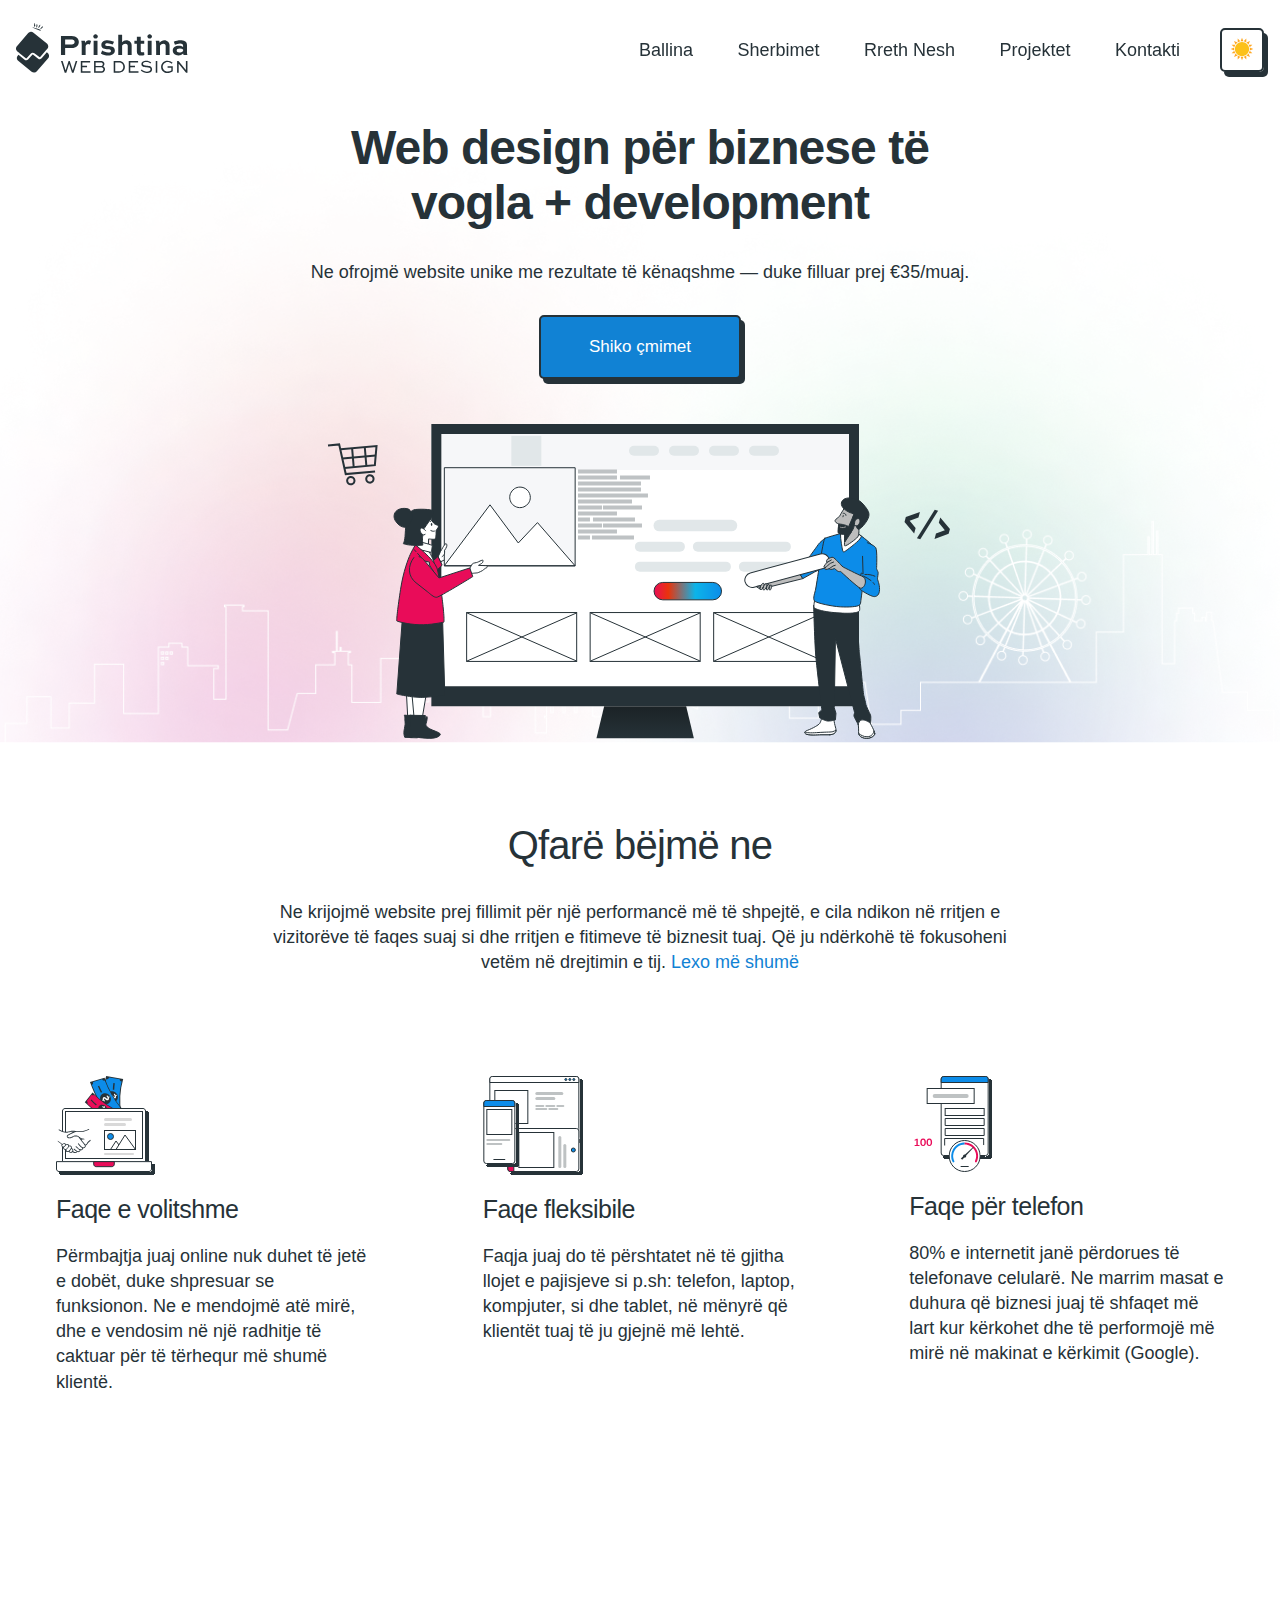
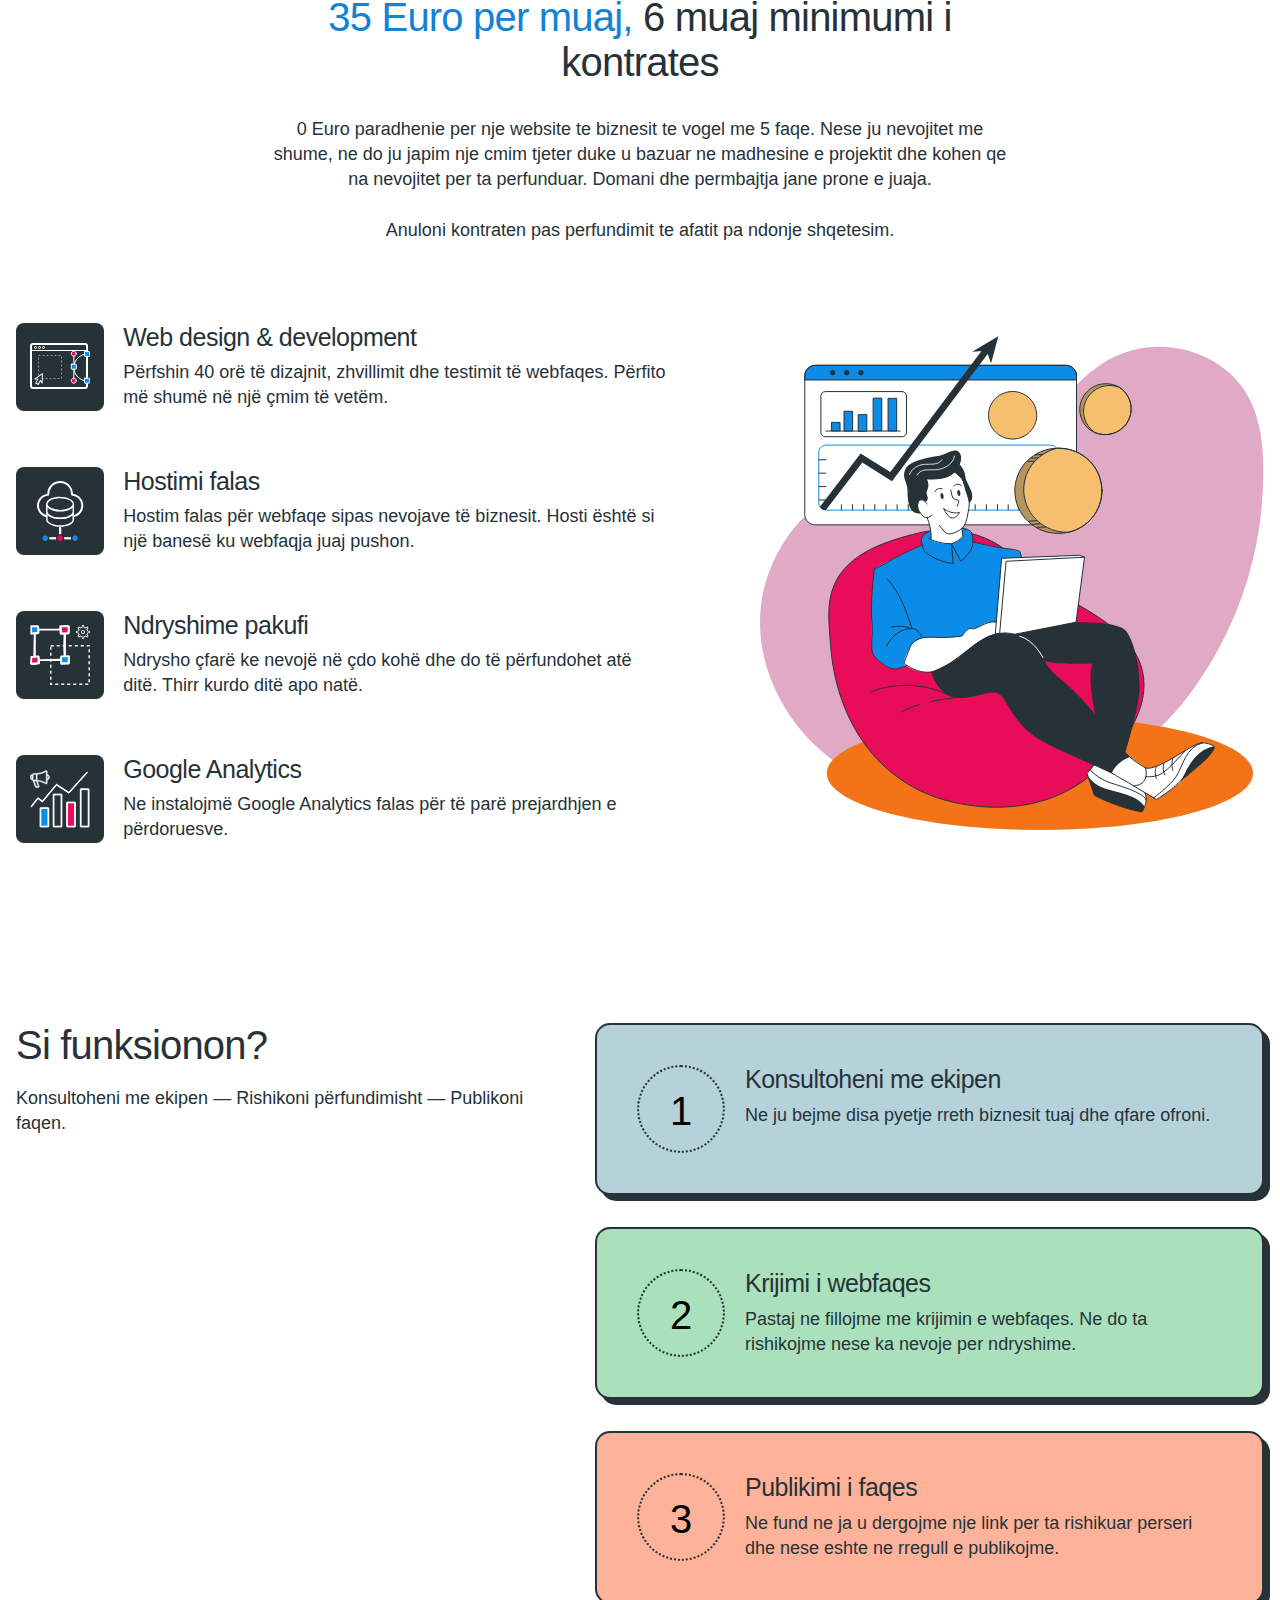
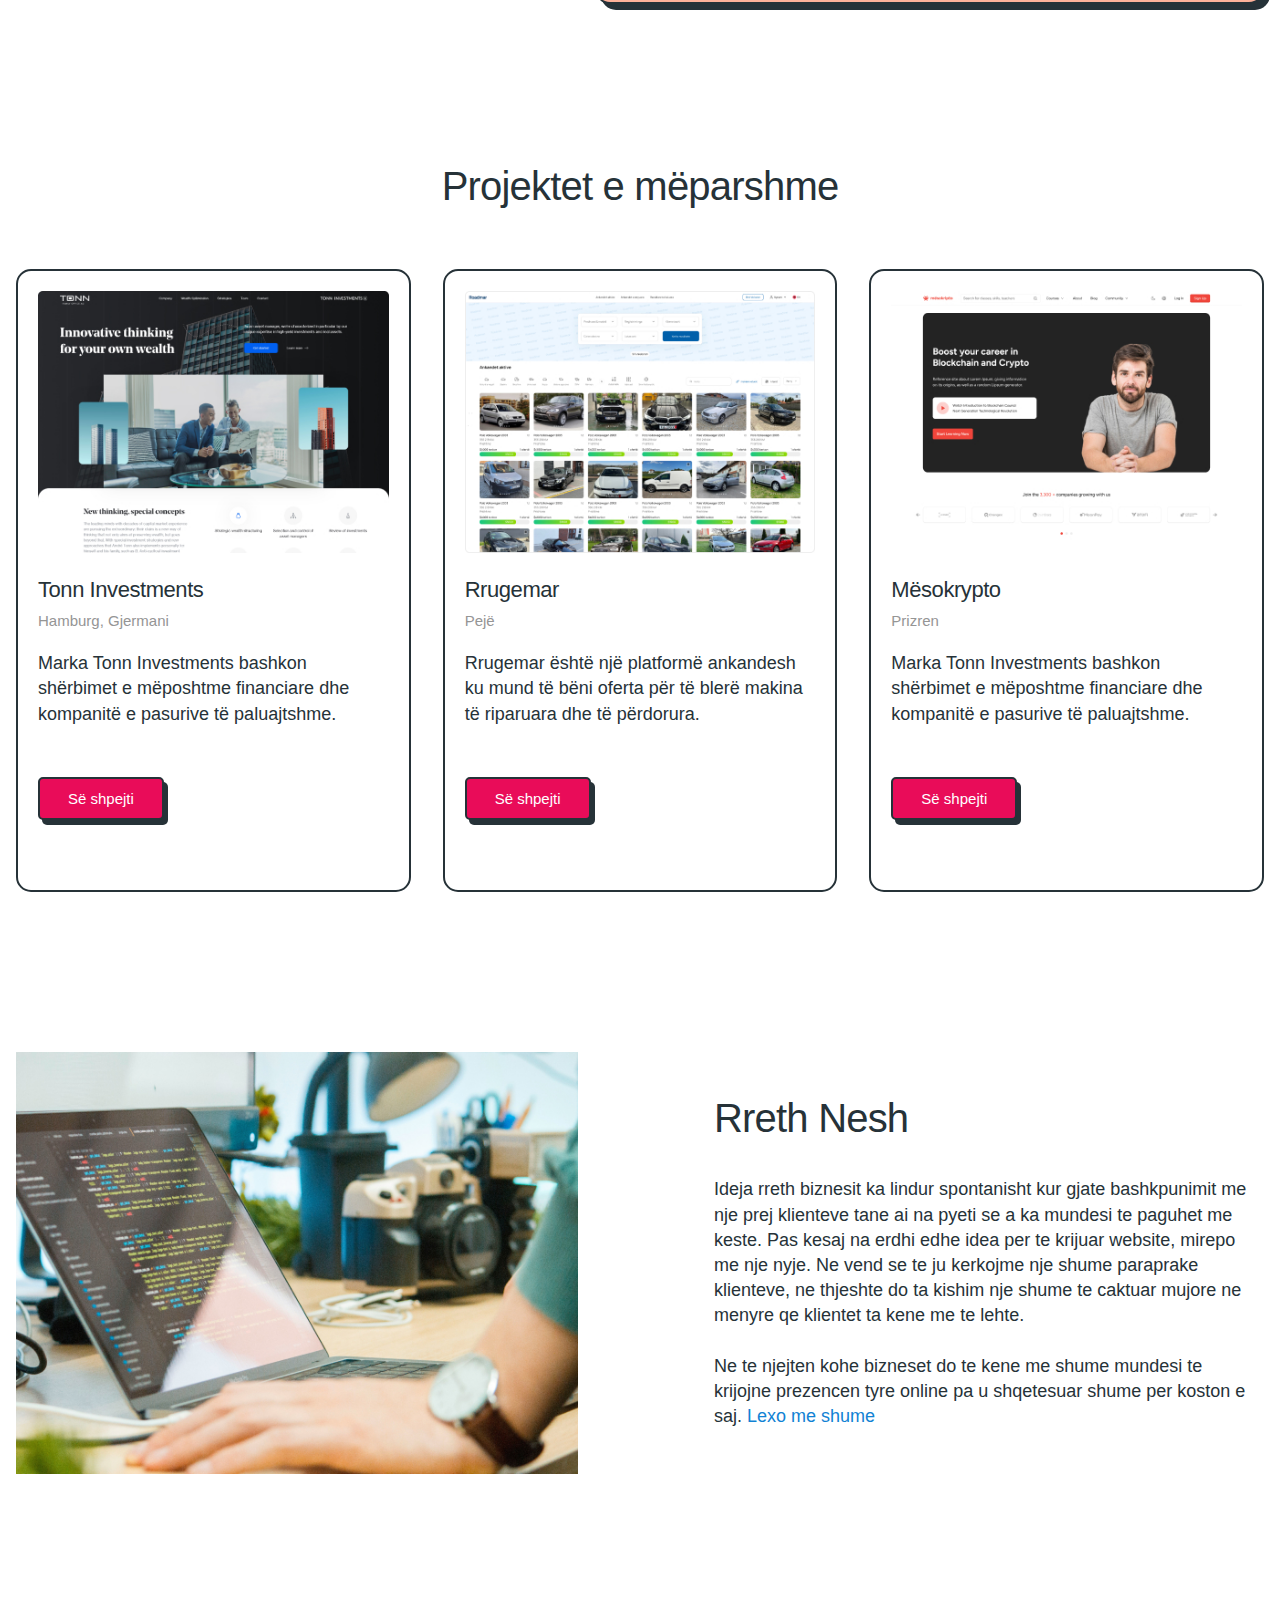
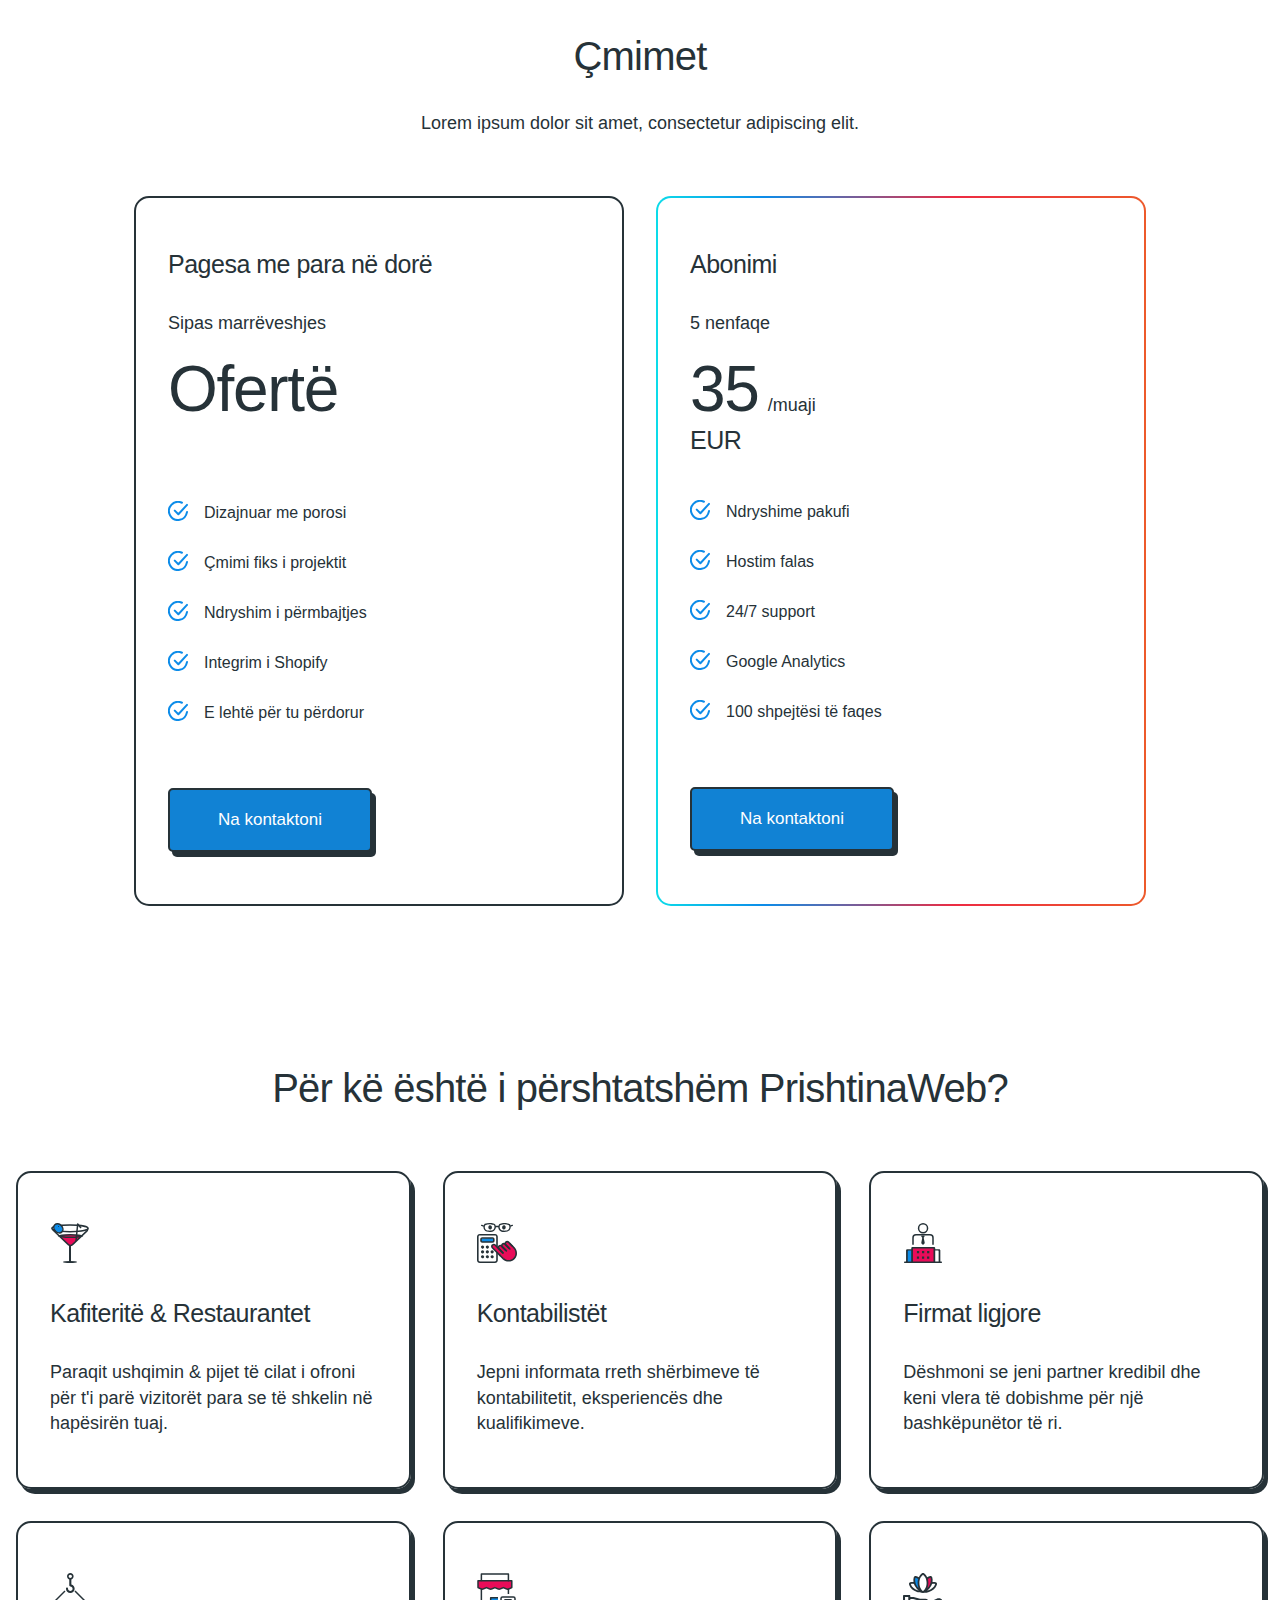
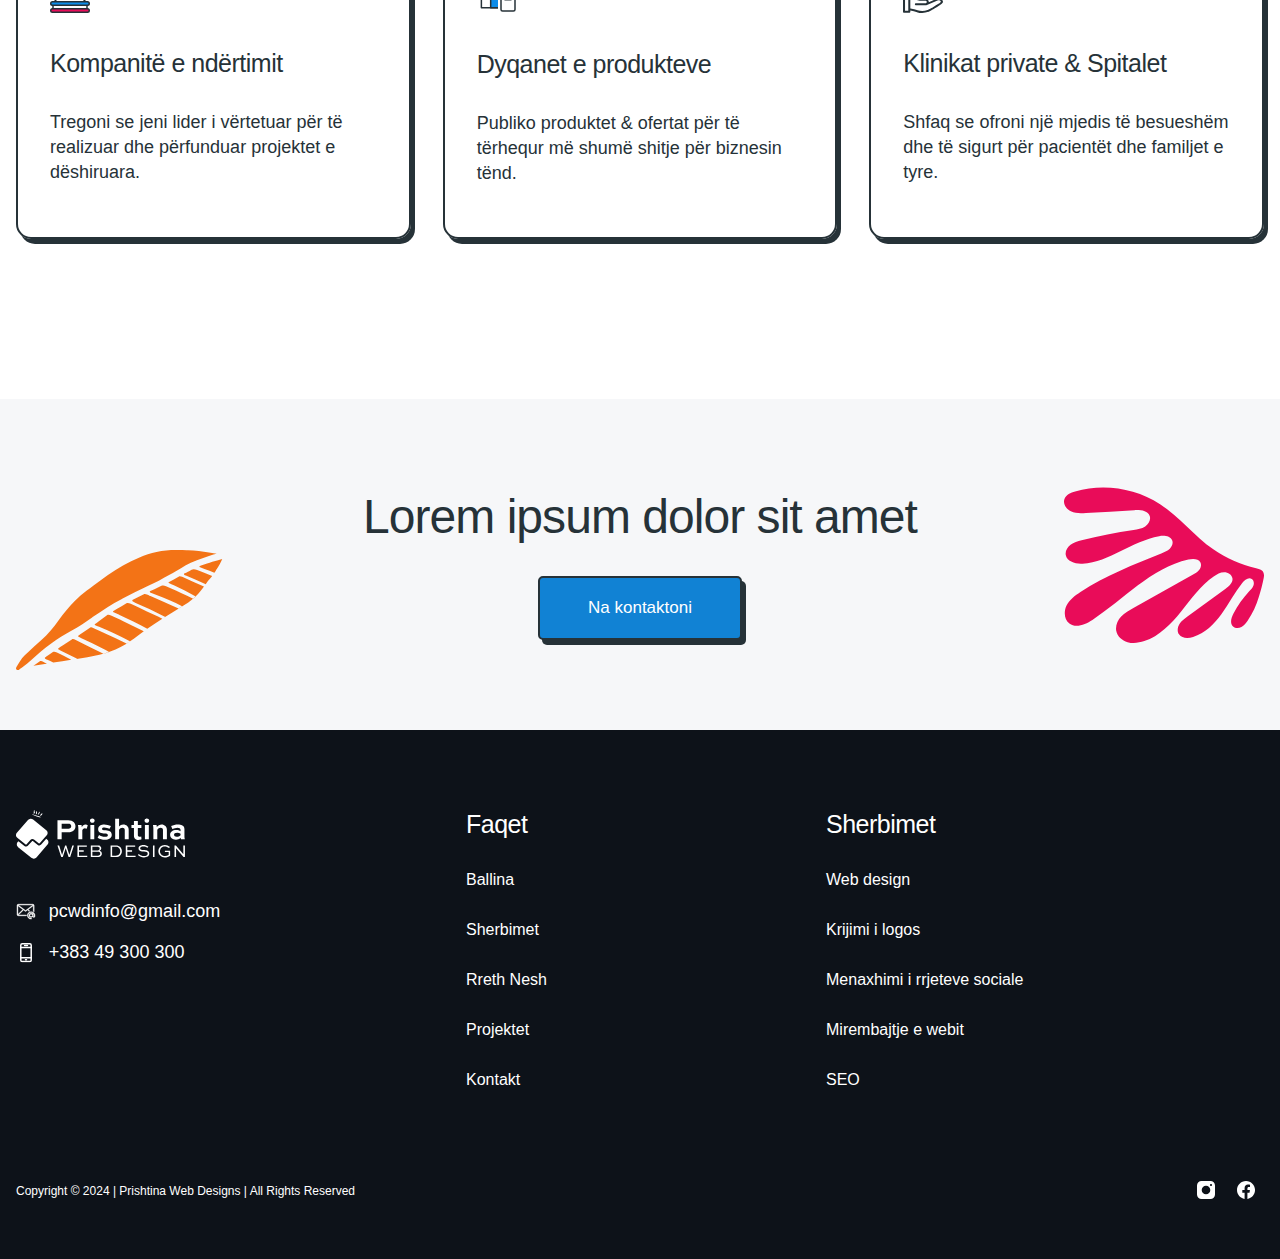
<file: pages/index.html>
<!DOCTYPE html>
<html>
  <head>
    <meta charset="utf-8">
    <title>pcwd site</title>
    <meta name="viewport" content="width=device-width, initial-scale=1.0, maximum-scale=1.0, user-scalable=0"/>
    <link rel="stylesheet" href="styles.css">
    <link rel="stylesheet" href="https://cdnjs.cloudflare.com/ajax/libs/font-awesome/5.15.3/css/all.min.css"/>
  </head>
  <body>
    <header class="header">
      <div class="nav-container">
        <a href="#" class="logo">
          <svg class="logopath" width="172" height="50" viewBox="0 0 172 50" fill="none" xmlns="http://www.w3.org/2000/svg">
        <path fill-rule="evenodd" clip-rule="evenodd" d="M18.1823 1.00445C18.1976 1.16432 18.1698 1.32459 18.1419 1.48481L18.1419 1.48499L18.1419 1.48505C18.1304 1.55122 18.1188 1.61754 18.1104 1.68366C18.0918 1.82775 18.0876 1.96983 18.0834 2.11147L18.0826 2.13925C18.074 2.51778 18.0435 2.89541 17.9911 3.27032C17.9636 3.38881 17.9615 3.51176 17.9852 3.63132C17.9885 3.64956 17.996 3.66682 18.0072 3.68175C18.0185 3.69668 18.0331 3.70887 18.0499 3.71736C18.0695 3.72295 18.0901 3.72355 18.11 3.71913C18.283 3.69814 18.4499 3.64391 18.6011 3.55955C18.7523 3.47518 18.8849 3.36235 18.9913 3.22749C19.0976 3.09264 19.1756 2.93843 19.2208 2.77369C19.2661 2.60895 19.2776 2.43692 19.2548 2.26746C19.2444 2.18827 19.2252 2.11038 19.1977 2.03516C19.1709 1.96141 19.1346 1.89234 19.0982 1.82301C19.0672 1.76405 19.0361 1.70482 19.0106 1.64218C18.9544 1.49596 18.9125 1.34493 18.8854 1.19111C18.8477 1.03112 18.8229 0.868514 18.8114 0.704827C18.8087 0.63889 18.8104 0.572171 18.812 0.505507V0.50548V0.505454V0.505427V0.505402V0.505376V0.50535V0.505324C18.8159 0.348782 18.8197 0.192306 18.7679 0.0456023C18.7384 0.0176466 18.6994 0.00141619 18.6584 8.84019e-05C18.6175 -0.00123941 18.5777 0.0124304 18.5466 0.0384227C18.4865 0.0926328 18.4415 0.161043 18.416 0.237177C18.2938 0.477915 18.2148 0.737441 18.1823 1.00445ZM18.1823 1.00445C18.1795 1.02747 18.177 1.05054 18.1749 1.07366L18.1768 0.959097C18.179 0.97421 18.1809 0.989327 18.1823 1.00445ZM20.6906 1.33334C20.5314 1.97132 20.4305 2.62218 20.389 3.27825L20.3869 3.33571C20.3836 3.43152 20.3803 3.52733 20.3697 3.62052C20.3506 3.76933 20.3212 3.91667 20.2819 4.06153L20.1625 4.54249C20.2003 4.56702 20.244 4.58125 20.2892 4.58373C20.3343 4.58622 20.3793 4.57685 20.4193 4.5566C20.4989 4.51522 20.5685 4.45764 20.6235 4.38771C20.8591 4.10567 21.0662 3.80188 21.242 3.48056C21.2963 3.39587 21.3428 3.30662 21.381 3.21384C21.4277 3.07944 21.452 2.93845 21.4531 2.79626C21.4542 2.36533 21.3764 1.93728 21.2232 1.53249C21.2137 1.5048 21.2042 1.4713 21.1938 1.43482L21.1938 1.43474L21.1938 1.4347L21.1938 1.43466L21.1938 1.43463L21.1938 1.43462C21.1515 1.28598 21.095 1.08757 20.9738 1.03103C20.7861 0.939301 20.7186 1.20604 20.6906 1.33334ZM23.7533 2.0732C23.8648 1.95839 24.0011 1.84086 24.163 1.84769C24.1912 1.84753 24.2192 1.85327 24.245 1.86454C24.2708 1.87581 24.2939 1.89235 24.3127 1.91304C24.3505 1.97433 24.3624 2.0475 24.3458 2.11695C24.2465 2.98566 23.7593 3.77578 23.1316 4.39452C22.9544 4.58191 22.7443 4.73673 22.5113 4.85175C22.3914 4.90536 22.2866 4.95041 22.2848 4.78448C22.3015 4.64037 22.338 4.49922 22.3933 4.36485C22.561 3.82092 22.8099 3.30465 23.132 2.83272C23.316 2.56222 23.5239 2.30808 23.7533 2.0732ZM16.9333 4.76368C17.6825 5.18511 18.4644 5.548 19.2715 5.84893C20.4959 6.33223 21.7375 6.77518 22.9782 7.21774C23.2797 7.33212 23.5875 7.43004 23.8999 7.51106C24.26 7.59711 24.6777 7.62702 24.9619 7.39606C24.9929 7.37561 25.015 7.34453 25.0238 7.30888C25.0253 7.28826 25.022 7.26755 25.014 7.24834C24.9238 6.98321 24.632 6.8448 24.3683 6.73976C22.6361 6.05304 20.8483 5.51673 19.061 4.98056L19.061 4.98055C18.531 4.82156 18.001 4.66257 17.4726 4.49969C17.4396 4.48944 17.3811 4.46619 17.3089 4.43753C17.0637 4.34012 16.661 4.18014 16.5662 4.25496C16.388 4.3924 16.8263 4.69856 16.9333 4.76368ZM25.1459 4.60492L25.1129 4.6499C25.0243 4.77088 24.935 4.89126 24.8456 5.0118L24.8455 5.01185L24.8455 5.0119L24.8454 5.01196L24.8446 5.01311C24.7041 5.20249 24.5632 5.39243 24.4243 5.58547C24.3403 5.7025 24.3682 5.71479 24.4391 5.74609C24.4635 5.75688 24.4931 5.76992 24.5249 5.7903C24.5605 5.8133 24.5402 5.87289 24.5208 5.93015C24.4982 5.99657 24.4766 6.05986 24.5447 6.05925C24.625 6.0503 24.7011 6.01955 24.7644 5.97046L25.4352 5.5313C25.8108 5.30617 26.1574 5.03779 26.4677 4.73186C26.765 4.41369 26.9881 4.00953 26.9987 3.57802C26.905 3.54792 26.8088 3.60535 26.7335 3.67032L26.716 3.68556C26.6462 3.74643 26.5731 3.81013 26.482 3.81289C26.6176 3.63548 26.7138 3.43215 26.7645 3.21586C26.66 3.21671 26.56 3.25664 26.485 3.32749C26.1268 3.5728 25.795 3.85312 25.4948 4.16417C25.3677 4.3028 25.2567 4.45399 25.1459 4.60492ZM3.1703 29.859L3.24479 29.9305L9.83492 35.281C9.95044 35.3648 10.0923 35.4042 10.2345 35.3917C10.3767 35.3793 10.5097 35.3159 10.6089 35.2133L14.9056 30.4506C15.3409 29.9836 15.9338 29.6945 16.5698 29.6388C17.2057 29.5832 17.8398 29.765 18.3496 30.1492L23.4081 34.0935C23.5232 34.1783 23.6654 34.2183 23.8079 34.2058C23.9503 34.1933 24.0834 34.1293 24.182 34.0258L29.7478 27.6118C29.7649 27.5831 29.7837 27.5554 29.8039 27.5289L31.3406 25.7616C31.6617 25.3942 31.9053 24.9657 32.0567 24.5018C32.2081 24.0379 32.2642 23.5483 32.2217 23.0622C32.1792 22.5761 32.0389 22.1036 31.8092 21.673C31.5796 21.2425 31.2653 20.8628 30.8853 20.5567L17.4565 9.6338C16.6929 9.01933 15.7214 8.72391 14.745 8.80933C13.7686 8.89475 12.8631 9.3544 12.2178 10.0921L0.894658 23.1806C0.573659 23.5476 0.330156 23.9756 0.178778 24.4391C0.0274006 24.9026 -0.0287276 25.3918 0.0137659 25.8776C0.0562593 26.3633 0.196497 26.8354 0.426055 27.2655C0.655612 27.6956 0.969751 28.0749 1.3496 28.3806L3.1703 29.859ZM30.8333 29.3251L25.648 35.2964C25.2229 35.775 24.6327 36.0754 23.9955 36.1375C23.3584 36.1996 22.7213 36.0187 22.2118 35.6311L17.1582 31.6864C17.0352 31.603 16.8872 31.5645 16.7392 31.5774C16.5911 31.5904 16.4521 31.654 16.3455 31.7575L12.0536 36.5198C11.6192 36.99 11.0232 37.2788 10.3849 37.3283C9.74664 37.3778 9.11322 37.1844 8.61144 36.7869L2.46802 31.8067L1.72393 32.6614C1.40485 33.0293 1.163 33.4576 1.01277 33.9208C0.86254 34.384 0.806994 34.8727 0.849437 35.3578C0.891879 35.843 1.03144 36.3146 1.25983 36.7447C1.48821 37.1748 1.80075 37.5546 2.17887 37.8614L15.6032 48.7896C16.3674 49.4022 17.3409 49.6915 18.3155 49.5954C19.2904 49.5201 20.1972 49.0664 20.8419 48.3313L32.1695 35.2376C32.4905 34.8706 32.734 34.4425 32.8854 33.9791C33.0367 33.5156 33.0929 33.0263 33.0504 32.5406C33.0079 32.0549 32.8677 31.5828 32.6381 31.1527C32.4085 30.7226 32.0944 30.3433 31.7146 30.0376L30.8333 29.3251Z" fill="#263238"/>
        <path fill-rule="evenodd" clip-rule="evenodd" d="M81.1511 11.9632C80.7143 11.5644 80.138 11.3536 79.5469 11.3765C79.2555 11.3641 78.9645 11.4095 78.6907 11.51C78.4169 11.6106 78.1657 11.7643 77.9516 11.9624C77.7375 12.1605 77.5647 12.3989 77.4432 12.6641C77.3217 12.9293 77.2539 13.2159 77.2437 13.5074C77.2572 13.7953 77.3277 14.0776 77.4511 14.3381C77.5745 14.5985 77.7484 14.8319 77.9626 15.0248C78.1768 15.2176 78.4271 15.366 78.6991 15.4615C78.971 15.5569 79.2592 15.5974 79.5469 15.5807C80.1312 15.6146 80.7051 15.4153 81.1427 15.0266C81.5803 14.6379 81.8458 14.0916 81.8811 13.5074C81.8502 12.9167 81.5879 12.3619 81.1511 11.9632ZM77.6239 17.8265V32.0617H81.5054V17.8265H77.6239ZM44.9715 32.0624V13.0042H55.5373C58.2208 13.0042 60.0289 13.7601 61.2844 15.1041C62.3231 16.2159 62.8784 17.6943 62.8287 19.215C62.779 20.7357 62.1283 22.1747 61.0192 23.2163C59.8256 24.3525 58.1324 25.051 55.5373 25.051H49.1448V32.0536L44.9715 32.0624ZM49.1448 16.5408V21.532H55.6788C56.4758 21.5866 57.2622 21.3244 57.8671 20.8025C58.3438 20.3364 58.6171 19.7008 58.6275 19.0342C58.6275 18.3919 58.3769 17.7749 57.929 17.3145C57.6299 17.0329 57.2752 16.817 56.8876 16.6807C56.5001 16.5445 56.0883 16.4908 55.6788 16.5231L49.1448 16.5408ZM69.6266 22.9021V32.0621H65.7186V21.8455C65.7094 20.4948 65.5732 19.1478 65.3118 17.8226H68.8485C68.982 18.5259 69.0794 19.2357 69.1403 19.949C70.0245 18.4901 71.0368 17.354 72.8759 17.354C73.6458 17.3381 74.4045 17.5404 75.0642 17.9375L73.9811 21.4963C73.3627 21.2699 72.7152 21.1329 72.0581 21.0896C71.0589 21.094 70.4091 21.8809 69.6266 22.9021ZM96.7043 21.5892C95.0928 20.8285 93.3472 20.3928 91.5673 20.3071C90.1084 20.3071 89.2065 20.7713 89.2065 21.6776C89.2065 22.8712 90.7804 22.9596 92.0049 23.0038C94.5735 23.1232 98.8617 23.415 98.8617 27.5264C98.8617 30.9127 95.9174 32.544 92.0933 32.544C89.5259 32.5308 87.016 31.7821 84.8608 30.3867L86.2313 27.6148C87.6018 28.4636 89.905 29.5423 92.1508 29.5423C93.9634 29.5423 94.9846 28.8703 94.9846 27.88C94.9846 26.5538 93.2163 26.3902 91.9784 26.3018C88.8838 26.1294 85.3471 25.9216 85.3471 22.071C85.3471 18.4548 88.5257 17.2877 91.4125 17.2877C93.708 17.3543 95.9683 17.8694 98.0659 18.804L96.7043 21.5892ZM102.239 11.6424V32.0624H106.121V22.4956C106.793 21.6203 107.955 20.6566 109.357 20.6566C110.758 20.6566 111.753 21.5584 111.753 22.6415V32.0624H115.661V22.4956C115.661 19.516 113.473 17.3586 110.232 17.3586C108.512 17.3586 107.142 18.2914 106.121 19.3126V11.6424H102.239ZM118.384 17.8271H120.864V13.7997H124.746V17.8271H128.243V20.7139H124.746V28.0968C124.746 28.9809 125.298 29.3479 126.289 29.3479C126.896 29.3273 127.5 29.2593 128.097 29.1445L128.389 32.0623C127.836 32.5043 126.059 32.6193 125.294 32.6193C123.194 32.6193 120.873 31.5671 120.873 28.3885V20.7139H118.393L118.384 17.8271ZM135.276 11.9632C134.839 11.5644 134.263 11.3536 133.671 11.3765C133.38 11.3641 133.089 11.4095 132.815 11.51C132.541 11.6106 132.29 11.7643 132.076 11.9624C131.862 12.1605 131.689 12.3989 131.568 12.6641C131.446 12.9293 131.378 13.2159 131.368 13.5074C131.382 13.7953 131.452 14.0776 131.576 14.3381C131.699 14.5985 131.873 14.8319 132.087 15.0248C132.301 15.2176 132.552 15.366 132.824 15.4615C133.096 15.5569 133.384 15.5974 133.671 15.5807C134.256 15.6146 134.83 15.4153 135.267 15.0266C135.705 14.6379 135.97 14.0916 136.006 13.5074C135.975 12.9167 135.713 12.3619 135.276 11.9632ZM131.748 17.8265V32.0617H135.626V17.8265H131.748ZM148.375 17.3582C149.057 17.3403 149.736 17.4604 150.371 17.7115C151.005 17.9626 151.582 18.3394 152.068 18.8192C152.553 19.2991 152.936 19.8721 153.194 20.5038C153.452 21.1355 153.58 21.8129 153.57 22.4953V32.062H149.662V22.6411C149.662 21.558 148.698 20.6562 147.296 20.6562C145.895 20.6562 144.847 21.589 144.029 22.4953V32.062H140.148V21.894C140.152 20.5323 140.016 19.1738 139.741 17.8401H143.278C143.412 18.4556 143.51 19.0786 143.57 19.7057C144.135 18.9699 144.863 18.375 145.697 17.9678C146.531 17.5605 147.447 17.3519 148.375 17.3582ZM164.405 17.3584C162.112 17.3828 159.85 17.8999 157.774 18.8748L158.95 21.7483C160.552 20.9551 162.301 20.5034 164.087 20.4221C165.807 20.4221 167.089 21.094 167.089 22.5794V24.0118C166.041 23.1939 164.525 22.8447 163.008 22.8447C159.038 22.8447 156.762 24.9181 156.762 27.5706C156.762 30.3425 158.95 32.4114 162.394 32.4114C163.287 32.4462 164.177 32.2872 165.002 31.9453C165.828 31.6034 166.57 31.0868 167.177 30.4309C167.257 30.9818 167.374 31.5267 167.526 32.0622H171.381C171.101 31.1652 170.962 30.23 170.97 29.2903V21.6776C170.97 18.468 167.672 17.3584 164.405 17.3584ZM167.106 26.6068V27.9773C166.067 28.9692 164.692 29.5328 163.256 29.5555C161.624 29.5555 160.661 28.7642 160.661 27.5706C160.661 26.4919 161.505 25.5856 163.813 25.5856C164.994 25.5498 166.153 25.9092 167.106 26.6068Z" fill="#263238"/>
        <path fill-rule="evenodd" clip-rule="evenodd" d="M134.303 40.5034C133.088 39.5236 131.561 39.0125 130 39.063C128.506 39.063 126.977 39.5965 126.977 41.0547C126.977 42.5109 128.892 42.6193 130.775 42.7258L130.782 42.7263L130.847 42.7308C132.879 42.873 136.082 43.0972 136.082 46.1761C136.082 48.8791 133.681 49.9639 130.889 49.9639C128.619 50.0037 126.424 49.1476 124.781 47.581L125.723 46.514C127.103 47.8853 128.971 48.6528 130.916 48.648C132.89 48.648 134.526 47.9366 134.526 46.3718C134.526 44.629 132.747 44.3623 130.774 44.22L130.766 44.2196C128.261 44.0596 125.439 43.8795 125.439 41.1969C125.439 38.5117 127.982 37.7471 130.062 37.7471C131.926 37.727 133.744 38.3207 135.237 39.4365L134.303 40.5034ZM78.0741 38.0492V49.6614H84.9916C86.5387 49.6614 87.3567 49.2524 87.9791 48.6656C88.3113 48.3603 88.5761 47.9892 88.7567 47.5758C88.9374 47.1625 89.0299 46.716 89.0283 46.2649C89.0587 45.59 88.8483 44.9262 88.4346 44.392C88.021 43.8579 87.431 43.488 86.7699 43.3485C87.2642 43.1587 87.688 42.8214 87.9839 42.3824C88.2798 41.9433 88.4333 41.4238 88.4237 40.8945C88.4233 40.5523 88.3537 40.2136 88.2193 39.8989C88.0848 39.5842 87.8882 39.2998 87.6413 39.0629C87.2619 38.7131 86.8162 38.4431 86.3305 38.2689C85.8447 38.0948 85.329 38.0201 84.8138 38.0492H78.0741ZM79.6212 43.0329V39.4363L84.6537 39.423C84.959 39.4015 85.2654 39.4408 85.5554 39.5385C85.8453 39.6361 86.1131 39.7903 86.3431 39.992C86.6518 40.3118 86.824 40.739 86.8233 41.1835C86.8235 41.4311 86.7749 41.6763 86.6803 41.9052C86.5857 42.134 86.447 42.342 86.272 42.5172C86.0838 42.6922 85.8627 42.8279 85.6215 42.9164C85.3803 43.005 85.1238 43.0446 84.8671 43.0329H79.6212ZM79.6212 48.2922V44.291L85.2762 44.2732C85.5746 44.2727 85.8702 44.3322 86.1451 44.4483C86.4201 44.5644 86.6689 44.7347 86.8766 44.949C87.225 45.2916 87.4233 45.7585 87.4279 46.2471C87.4269 46.5099 87.3728 46.7698 87.2689 47.0112C87.165 47.2526 87.0134 47.4706 86.8233 47.652C86.3377 48.0908 85.6988 48.3208 85.045 48.2922H79.6212ZM46.6519 38.0494L49.5327 47.332H49.6216L52.5913 38.0494H53.765L56.7347 47.332H56.8414L59.7222 38.0494H61.3227L57.5883 49.6616H56.0056L53.2048 40.948H53.0981L50.2884 49.6616H48.7058L44.9714 38.0494H46.6519ZM71.0321 44.2378H66.3374V48.2923H74.5442V49.6616H64.7903V38.0494H74.1263V39.4187H66.3374V42.8685H71.0321V44.2378ZM97.6885 49.6616V38.0494H102.846C105.015 38.0494 106.224 38.6718 107.291 39.6676C108.342 40.8287 108.916 42.3429 108.899 43.9084C108.883 45.474 108.277 46.9758 107.202 48.1145C106.135 49.0747 105.033 49.6438 102.863 49.6438L97.6885 49.6616ZM102.792 48.2923C104.464 48.2923 105.157 47.8477 105.975 47.172C106.831 46.2788 107.297 45.0831 107.273 43.8466C107.301 42.6406 106.854 41.472 106.029 40.5923C105.228 39.8632 104.446 39.4187 102.792 39.4187H99.2356V48.3101L102.792 48.2923ZM114.298 44.2378H119.001V42.8685H114.298V39.4187H122.087V38.0494H112.751V49.6616H122.496V48.2923H114.298V44.2378ZM139.745 38.0494V49.6616H141.292V38.0494H139.745ZM155.589 40.6639C154.442 39.6736 152.979 39.125 151.464 39.1168C150.836 39.1061 150.213 39.2214 149.631 39.4559C149.049 39.6905 148.521 40.0396 148.076 40.4824C147.632 40.9252 147.281 41.4528 147.044 42.0338C146.807 42.6148 146.689 43.2375 146.698 43.8649C146.698 46.3544 148.547 48.5951 151.588 48.5951C152.927 48.6184 154.24 48.2203 155.34 47.457V44.7006H151.588V43.3314H156.763V48.2217C155.247 49.3546 153.41 49.9772 151.517 49.9999C147.872 49.9999 145.08 47.2614 145.08 43.8826C145.08 40.5039 147.898 37.7476 151.455 37.7476C153.367 37.7706 155.21 38.4627 156.665 39.7037L155.589 40.6639ZM171.461 49.6616V38.0494H169.887V46.9408L162.507 38.0494H161.102V49.6616H162.676V40.7702L170.056 49.6616H171.461Z" fill="#263238"/>
          </svg>
        </a>
        <input type="checkbox" id="check">
        <label for="check" class="checkbtn">
          <i class="fas fa-bars"></i>    
        </label>
        <div class="nav-right">
          <nav class="navbar">
            <a class="active" href="#">Ballina</a>
            <a href="services.html">Sherbimet</a>
            <a href="about.html">Rreth Nesh</a>
            <a href="index.html#projects">Projektet</a>
            <a href="contact.html">Kontakti</a>
          </nav>
          <button id="dark-mode-toggle" class="dark-mode-toggle">
            <img class="iconswitch" id="iconswitch" src="..//assets/images/sun.svg" alt="Moon and sun">
          </button>
        </div>
      </div>
    </header>
    <section id="hero" class="hero">
      <div class="bghero-image">
        <div class="hero-wrapper">
          <div class="upper-part">
            <h1 class="tittle-hero">Web design për biznese të vogla + development</h1>
            <p class="paragraph-hero">Ne ofrojmë website unike me rezultate të kënaqshme — duke filluar prej €35/muaj.</p>
            <a href="#price"><div class="hero-button"><button class="primary-button">Shiko çmimet</button></div></a>
          </div>
          <img class="hero-illustration light" src="..//assets/images/hero-illustration.svg" alt="web design illustration">
          <img class="hero-illustration dark" src="..//assets/images/hero-illustration-dark.svg"  alt="">
        </div>
      </div>
    </section>
    <section id="whatwedo" class="whatwedo">
      <div class="container">
        <div class="wrapper">
          <div class="upper-part">
          <h2 class="tittle-services">Qfarë bëjmë ne</h2>
          <p class="text-services">Ne krijojmë website prej fillimit për një performancë më të shpejtë, e cila ndikon në rritjen e vizitorëve të faqes suaj si dhe rritjen e fitimeve të biznesit tuaj. Që ju ndërkohë të fokusoheni vetëm në drejtimin e tij. <a href="services.html"><span style="font-weight: 500; color: var(--primary-color);">Lexo më shumë</span></p></a>
          </div>
          <div class="boxes-wrapper">
          <div class="block-item">
            <img class="block-icon iconlight" src="..//assets/images/webdesign.svg" alt="">
            <img class="block-icon icondark" src="..//assets/images/webdesign-dark.svg" alt="">
            <h3 class="title-block">Faqe e volitshme</h3>
            <p class="text-block">Përmbajtja juaj online nuk duhet të jetë e dobët, duke shpresuar se funksionon. Ne e mendojmë atë mirë, dhe e vendosim në një radhitje të caktuar për të tërhequr më shumë klientë.</p>
          </div>
          <div class="block-item">
            <img class="block-icon iconlight" src="..//assets/images/responsive.svg" alt="">
            <img class="block-icon icondark" src="..//assets/images/responsive-dark.svg" alt="">
            <h3 class="title-block">Faqe fleksibile</h3>
            <p class="text-block">Faqja juaj do të përshtatet në të gjitha llojet e pajisjeve si p.sh: telefon, laptop, kompjuter, si dhe tablet, në mënyrë që klientët tuaj të ju gjejnë më lehtë.</p>
          </div>
          <div class="block-item">
            <img class="block-icon iconlight" src="..//assets/images/optimized.svg" alt="">
            <img class="block-icon icondark" src="..//assets/images/optimized-dark.svg" alt="">
            <h3 class="title-block">Faqe për telefon</h3>
            <p class="text-block">80% e internetit janë përdorues të telefonave celularë. Ne marrim masat e duhura që biznesi juaj të shfaqet më lart kur kërkohet dhe të performojë më mirë në makinat e kërkimit (Google).</p>
          </div>
          </div>
        </div>
      </div>
    </section>
    <section class="features">
      <div class="container">
        <div class="wrapper">
          <div class="upper-part">
          <h2 class="tittle-features"><span style="color: var(--primary-color);">35 Euro per muaj,</span> 6 muaj minimumi i kontrates</h2>
          <p class="text-features">0 Euro paradhenie per nje website te biznesit te vogel me 5 faqe. Nese ju nevojitet me shume, ne do ju japim nje cmim tjeter duke u bazuar ne madhesine e projektit dhe kohen qe na nevojitet per ta perfunduar. Domani dhe permbajtja jane prone e juaja.<br><br>Anuloni kontraten pas perfundimit te afatit pa ndonje shqetesim.</p>
          </div>
          <div class="global-wrapper">
          <div class="block-wrapper">
            <div class="feature-block">
              <div class="feature-icon"><img src="../assets/images/webdesign-icon.svg" alt=""></div>
              <div class="feature-right">
                <h3 class="title-feature">Web design & development</h3>
                <p class="text-feature">Përfshin 40 orë të dizajnit, zhvillimit dhe testimit të webfaqes. Përfito më shumë në një çmim të vetëm.</p>
              </div>
            </div>
            <div class="feature-block">
              <div class="feature-icon"><img src="../assets/images/hosting-icon.svg" alt=""></div>
              <div class="feature-right">
                <h3 class="title-feature">Hostimi falas</h3>
                <p class="text-feature">Hostim falas për webfaqe sipas nevojave të biznesit. Hosti është si një banesë ku webfaqja juaj pushon.</p>
              </div>
            </div>
            <div class="feature-block">
              <div class="feature-icon"><img src="../assets/images/changes-icon.svg" alt=""></div>
              <div class="feature-right">
                <h3 class="title-feature">Ndryshime pakufi</h3>
                <p class="text-feature">Ndrysho çfarë ke nevojë në çdo kohë dhe do të përfundohet atë ditë. Thirr kurdo ditë apo natë.</p>
              </div>
            </div>
            <div class="feature-block">
              <div class="feature-icon"><img src="../assets/images/analytics-icon.svg" alt=""></div>
              <div class="feature-right">
                <h3 class="title-feature">Google Analytics</h3>
                <p class="text-feature">Ne instalojmë Google Analytics falas për të parë prejardhjen e përdoruesve.</p>
              </div>
            </div>
          </div>
          <img class="iconlight" src="../assets/images/guy-in-laptop.svg" alt="Guy working illustration">
          <img class="icondark" src="../assets/images/guy-in-laptop-dark.jpg" alt="">
          </div>
        </div>
      </div>
    </section>
    <section class="process">
      <div class="container">
        <div class="global-wrapper s">
          <div class="text-left">
            <h2>Si funksionon?</h2>
            <p class="margintop-1em">Konsultoheni me ekipen — Rishikoni përfundimisht — Publikoni faqen.</p>
          </div>
          <div class="items-right">
            <div class="item">
              <div class="circle">1</div>
              <div class="text-right">
                <h3 class="black">Konsultoheni me ekipen</h3>
                <p class="paddingtop-05em black">Ne ju bejme disa pyetje rreth biznesit tuaj dhe qfare ofroni.</p>
              </div>
            </div>
            <div class="item">
              <div class="circle">2</div>
              <div class="text-right">
                <h3 class="black">Krijimi i webfaqes</h3>
                <p class="paddingtop-05em black">Pastaj ne fillojme me krijimin e webfaqes. Ne do ta rishikojme nese ka nevoje per ndryshime.</p>
              </div>
            </div>
            <div class="item">
              <div class="circle">3</div>
              <div class="text-right">
                <h3 class="black">Publikimi i faqes</h3>
                <p class="paddingtop-05em black">Ne fund ne ja u dergojme nje link per ta rishikuar perseri dhe nese eshte ne rregull e publikojme.</p>
              </div>
            </div>
          </div>
        </div>
      </div>
    </section>
    <section id="projects" class="projects">
      <div class="container">
        <div class="wrapper">
          <h2 class="tittle-projects">Projektet e mëparshme</h2>
          <div class="boxes-wrapper">
            <div class="projects-item">
              <img class="projects-img" src="..//assets/images/tonninvestments.jpg" alt="">
              <div class="up-part">
                <h4>Tonn Investments</h4>
                <p class="lo">Hamburg, Gjermani</p>
              </div>
              <p class="description">Marka Tonn Investments bashkon shërbimet e mëposhtme financiare dhe kompanitë e pasurive të paluajtshme.</p>
              <div class="margin-top"><button class="secondary-button">Së shpejti</button></div>
            </div>
            <div class="projects-item">
              <img class="projects-img" src="..//assets/images/rrugemar.jpg" alt="">
              <div class="up-part">
              <h4>Rrugemar</h4>
              <p class="lo">Pejë</p>
              </div>
              <p class="description">Rrugemar është një platformë ankandesh ku mund të bëni oferta për të blerë makina të riparuara dhe të përdorura.</p>
              <div class="margin-top"><button class="secondary-button">Së shpejti</button></div>
            </div>
            <div class="projects-item">
              <img class="projects-img" src="..//assets/images/mesokrypto.jpg" alt="">
              <div class="up-part">
              <h4>Mësokrypto</h4>
              <p class="lo">Prizren</p>
              </div>
              <p class="description">Marka Tonn Investments bashkon shërbimet e mëposhtme financiare dhe kompanitë e pasurive të paluajtshme.</p>
              <div class="margin-top"><button class="secondary-button">Së shpejti</button></div>
            </div>
          </div>
      </div>
      </div>
    </section>
    <section class="about">
      <div class="container">
        <div class="global-wrapper">
          <img src="../assets/images/about.jpg" alt="" class="about-us">
          <div class="right-side">
            <h2>Rreth Nesh</h2>
            <p class="margintop-2em">Ideja rreth biznesit ka lindur spontanisht kur gjate bashkpunimit me nje prej klienteve tane ai na pyeti se a ka mundesi te paguhet me keste. Pas kesaj na erdhi edhe idea per te krijuar website, mirepo me nje nyje. Ne vend se te ju kerkojme nje shume paraprake klienteve, ne thjeshte do ta kishim nje shume te caktuar mujore ne menyre qe klientet ta kene me te lehte. <br><br> Ne te njejten kohe bizneset do te kene me shume mundesi te krijojne prezencen tyre online pa u shqetesuar shume per koston e saj. <span style="color: var(--primary-color); font-weight: 500;"><a href="about.html">Lexo me shume</a></span></p>
          </div>
        </div>
      </div>
    </section>
    <section class="pricing">
      <div id="price" class="container">
        <div class="wrapper">
          <div class="upper-part">
            <h2>Çmimet</h2>
            <p>Lorem ipsum dolor sit amet, consectetur adipiscing elit.</p>
          </div>
          <div class="box-wrapper">
            <div class="pricing-box">
              <h3 class="plan">Pagesa me para në dorë</h3>
              <div class="lower-info">
                <p class="legend">Sipas marrëveshjes</p>
                <div class="price-tag">
                  <h1 class="price">Ofertë</h1>
                  <div class="empty"></div>
              </div>
            </div>
            <ul class="benefits">
              <div class="benefit-line">
                <div class="benefit-icon"><img src="../assets/images/tick-icon.svg" alt=""></div>
                <li class="benefits-item">Dizajnuar me porosi</li>
              </div>
              <div class="benefit-line">
                <div class="benefit-icon"><img src="../assets/images/tick-icon.svg" alt=""></div>
                <li class="benefits-item">Çmimi fiks i projektit</li>
              </div>
              <div class="benefit-line">
                <div class="benefit-icon"><img src="../assets/images/tick-icon.svg" alt=""></div>
                <li class="benefits-item">Ndryshim i përmbajtjes</li>
              </div>
              <div class="benefit-line">
                <div class="benefit-icon"><img src="../assets/images/tick-icon.svg" alt=""></div>
                <li class="benefits-item">Integrim i Shopify</li>
              </div>
              <div class="benefit-line">
                <div class="benefit-icon"><img src="../assets/images/tick-icon.svg" alt=""></div>
                <li class="benefits-item">E lehtë për tu përdorur</li>
              </div>
            </ul>
            <div class="get-started"><a href="contact.html"><button class="primary-button">Na kontaktoni</button></a></div>
            </div>
            <div class="marked-box">
              <h3 class="plan">Abonimi</h3>
              <div class="lower-info">
                <p class="legend">5 nenfaqe</p>
                <div class="price-tag">
                  <div class="price-info">
                  <h1 class="price">35</h1>
                  <span class="duration">/muaji</span>
                  </div>
                  <h3 class="currency">EUR</h3>
                </div>
              </div>
              <ul class="benefits">
                <div class="benefit-line">
                <div class="benefit-icon"><img src="../assets/images/tick-icon.svg" alt=""></div>
                <li class="benefits-item">Ndryshime pakufi</li>
                </div>
                <div class="benefit-line">
                <div class="benefit-icon"><img src="../assets/images/tick-icon.svg" alt=""></div>
                <li class="benefits-item">Hostim falas</li>
                </div>
                <div class="benefit-line">
                <div class="benefit-icon"><img src="../assets/images/tick-icon.svg" alt=""></div>
                <li class="benefits-item">24/7 support</li>
                </div>
                <div class="benefit-line">
                <div class="benefit-icon"><img src="../assets/images/tick-icon.svg" alt=""></div>
                <li class="benefits-item">Google Analytics</li>
                </div>
                <div class="benefit-line">
                <div class="benefit-icon"><img src="../assets/images/tick-icon.svg" alt=""></div>
                <li class="benefits-item">100 shpejtësi të faqes</li>
                </div>
              </ul>
              <div class="get-started"><a href="contact.html"><button class="primary-button">Na kontaktoni</button></a></div>
            </div>
          </div>
        </div>
      </div>
    </section>
    <section class="forwho">
      <div class="container">
        <div class="wrapper">
          <h2 class="tittle-who">Për kë është i përshtatshëm PrishtinaWeb?</h2>
          <div class="grid">
            <div class="forwho-item">
              <img class="forwho-icon iconlight" src="../assets/images/coffe-restaurant.svg" alt="">
              <img class="forwho-icon icondark" src="../assets/images/coffe-restaurant-dark.svg" alt="">
              <div class="tittle-forwho"><h3>Kafiteritë & Restaurantet</h3></div>
              <p>Paraqit ushqimin & pijet të cilat i ofroni për t'i parë vizitorët para se të shkelin në hapësirën tuaj.</p>
            </div>
            <div class="forwho-item">
              <img class="forwho-icon iconlight" src="../assets/images/accountant-icon.svg" alt="">
              <img class="forwho-icon icondark" src="../assets/images/accountant-icon-dark.svg" alt="">
              <div class="tittle-forwho"><h3>Kontabilistët</h3></div>
              <p>Jepni informata rreth shërbimeve të kontabilitetit, eksperiencës dhe kualifikimeve.</p>
            </div>
            <div class="forwho-item">
              <img class="forwho-icon iconlight" src="../assets/images/lawfirm-icon.svg" alt="">
              <img class="forwho-icon icondark" src="../assets/images/lawfirm-icon-dark.svg" alt="">
              <div class="tittle-forwho"><h3>Firmat ligjore</h3></div>
              <p>Dëshmoni se jeni partner kredibil dhe keni vlera të dobishme për një bashkëpunëtor të ri.</p>
            </div>
            <div class="forwho-item">
              <img class="forwho-icon iconlight" src="../assets/images/building-icon.svg" alt="">
              <img class="forwho-icon icondark" src="../assets/images/building-icon-dark.svg" alt="">
              <div class="tittle-forwho"><h3>Kompanitë e ndërtimit</h3></div>
              <p>Tregoni se jeni lider i vërtetuar për të realizuar dhe përfunduar projektet e dëshiruara.</p>
            </div>
            <div class="forwho-item">
              <img class="forwho-icon iconlight" src="../assets/images/store-icon.svg" alt="">
              <img class="forwho-icon icondark" src="../assets/images/store-icon-dark.svg" alt="">
              <div class="tittle-forwho"><h3>Dyqanet e produkteve</h3></div>
              <p>Publiko produktet & ofertat për të tërhequr më shumë shitje për biznesin tënd.</p>
            </div>
            <div class="forwho-item">
              <img class="forwho-icon iconlight" src="../assets/images/hospital-icon.svg" alt="">
              <img class="forwho-icon icondark" src="../assets/images/hospital-icon-dark.svg" alt="">
              <div class="tittle-forwho"><h3>Klinikat private & Spitalet</h3></div>
              <p>Shfaq se ofroni një mjedis të besueshëm dhe të sigurt për pacientët dhe familjet e tyre.</p>
            </div>
          </div>
        </div>
      </div>
    </section>
    <section id="cta" class="cta">
      <div class="cta-container">
        <div class="cta-wrapper">
          <svg class="leaf" width="207" height="120" viewBox="0 0 207 120" fill="none" xmlns="http://www.w3.org/2000/svg">
            <path fill-rule="evenodd" clip-rule="evenodd" d="M198.884 22.0135C199.179 21.539 199.467 21.0761 199.751 20.6311C199.92 20.3655 200.088 20.1022 200.254 19.8408C202.623 16.1235 204.748 12.7894 206.23 8.88768C202.842 9.7805 199.538 10.7419 196.311 11.8248C194.567 12.4285 192.812 13.0052 191.054 13.5835C189.065 14.2375 187.07 14.8934 185.077 15.5924C184.603 15.752 184.167 15.9558 183.729 16.1604C183.536 16.2504 183.343 16.3406 183.146 16.4272L183.468 17.0091C186.809 18.2701 190.15 19.5464 193.491 20.8381C195.111 21.4645 196.732 22.1443 198.368 22.8395C198.542 22.5612 198.714 22.2855 198.884 22.0135ZM196.206 26.0859C193.324 24.8806 190.455 23.7254 187.585 22.5701C185.446 21.7088 183.306 20.8474 181.161 19.9651C178.801 18.9925 176.978 18.8394 175.598 19.6817C174.274 20.4812 172.877 21.189 171.478 21.897C170.627 22.3284 169.775 22.7597 168.939 23.212C168.853 23.2579 168.759 23.2973 168.665 23.337C168.254 23.5095 167.831 23.6875 167.974 24.4219C168.494 24.9446 169.154 25.3062 169.874 25.4634C176.474 28.1568 183.089 31.0107 189.781 34.1398C189.922 33.9493 190.063 33.7587 190.205 33.5682C191.122 32.3305 192.039 31.0925 192.962 29.8588C193.036 29.7418 193.123 29.6338 193.222 29.5372C194.337 28.4909 195.317 27.3074 196.206 26.0859ZM187.947 36.6083C180.687 33.3834 173.421 30.133 166.15 26.8571C164.832 26.2674 163.775 26.053 163.008 26.4819C159.535 28.4014 156.071 30.3312 152.618 32.2712C152.55 32.3108 152.561 32.4677 152.572 32.6118C152.576 32.6626 152.58 32.7117 152.58 32.7536C152.663 32.8657 152.758 32.9685 152.863 33.0599L152.868 33.062C154.537 33.8271 156.206 34.5922 157.867 35.3573C165.085 38.6297 172.382 42.3361 179.759 46.4764C178.937 47.2626 178.086 48.0284 177.207 48.7738C173.139 46.821 169.085 44.8836 165.031 42.9921C161.932 41.5472 158.861 40.1547 155.788 38.7607C153.877 37.894 151.964 37.0268 150.043 36.146C148.013 35.2118 146.633 35.2041 145.446 35.8167C143.15 36.9972 140.789 38.0916 138.43 39.1853C137.268 39.7235 136.108 40.2616 134.955 40.8096C134.526 41.0177 134.122 41.2746 133.752 41.5754C133.696 41.6248 133.808 41.8883 133.892 42.0852C133.9 42.1022 133.907 42.1187 133.913 42.1344C133.986 42.2442 134.083 42.3358 134.197 42.4025C134.618 42.6016 135.032 42.7854 135.438 42.9462C137.138 43.6207 138.833 44.2799 140.527 44.9391C144.833 46.6148 149.138 48.2899 153.537 50.2134C157.668 52.036 161.828 54.0041 166.051 56.3397L162.541 58.5681C157.682 56.3239 152.858 54.2121 148.033 52.1003C143.507 50.1193 138.981 48.1381 134.427 46.0476C134.132 45.9182 133.836 45.7903 133.539 45.6621C132.695 45.2973 131.844 44.9297 130.994 44.516C129.66 43.8728 128.649 43.8115 127.883 44.2174C125.865 45.2571 123.84 46.2877 121.816 47.3178C120.159 48.1617 118.501 49.0053 116.848 49.8535C116.616 49.9985 116.416 50.1886 116.258 50.4125C116.113 50.6346 116.458 51.3545 116.879 51.5842C117.615 51.9671 118.35 52.3423 119.063 52.641C128.856 56.7532 138.794 61.4781 148.848 66.7084L149.177 66.8845C148.826 67.0999 148.476 67.3163 148.128 67.5334C148.709 67.1772 149.291 66.8231 149.875 66.4708C157.453 61.8914 164.901 57.1589 172.326 52.3957C177.106 49.3026 181.308 45.3968 184.74 40.8554C185.819 39.45 186.886 38.0319 187.947 36.6083ZM146.336 68.6395L142.028 66.6088C138.33 64.8765 134.634 63.1518 130.938 61.4269C125.549 58.9124 120.159 56.3976 114.764 53.8586C113.04 53.0468 111.53 52.5338 110.488 53.1617C107.231 55.1205 103.974 57.0359 100.691 58.9667C99.6101 59.6023 98.5263 60.2397 97.4388 60.8808C97.3458 60.9295 97.2638 60.9967 97.1979 61.0784C97.132 61.1601 97.0836 61.2544 97.0557 61.3556C97.056 61.5412 97.1086 61.723 97.2075 61.8801C97.3065 62.0372 97.4477 62.1633 97.615 62.2439C99.1303 62.9365 100.637 63.602 102.144 64.2682C102.604 64.4712 103.063 64.6743 103.523 64.8782C112.652 68.9193 121.942 73.6872 131.262 78.6543C136.186 75.1678 141.213 71.8281 146.336 68.6395ZM127.792 81.148C120.939 77.8153 114.093 74.4979 107.255 71.1958C105.382 70.2951 103.519 69.423 101.659 68.552C99.438 67.5125 97.2208 66.4745 94.9944 65.3912C93.1783 64.5029 91.9217 64.457 90.9868 65.1615C88.2888 67.1876 85.5694 69.1815 82.8504 71.175C81.5924 72.0974 80.3346 73.0197 79.079 73.945C79.0546 73.9615 79.03 73.9769 79.0056 73.9922C78.7921 74.1258 78.6007 74.2455 78.8414 74.9329C80.1951 75.7136 81.6221 76.36 83.1019 76.8626C93.278 81.2123 103.508 85.8606 113.937 91.2823C113.298 91.7133 112.658 92.1248 112.013 92.5389C111.513 92.8605 111.01 93.1836 110.504 93.5184C106.683 91.6652 102.872 89.835 99.071 88.0277C94.3174 85.779 89.596 83.6237 84.8734 81.4677C82.3106 80.2978 79.7475 79.1277 77.1786 77.9424C75.9833 77.391 75.0024 77.1383 74.3205 77.6054C71.8721 79.2602 69.4092 80.9092 66.9443 82.5595C65.4054 83.5899 63.8657 84.6207 62.3283 85.6538C62.2691 85.6931 62.2182 85.7439 62.1788 85.803C62.1393 85.8622 62.112 85.9286 62.0985 85.9984C62.094 86.1753 62.1399 86.3498 62.2308 86.5016C62.3216 86.6535 62.4538 86.7764 62.6119 86.8561C63.5697 87.3768 64.5199 87.8593 65.4471 88.2728C72.581 91.4737 79.8376 94.9274 87.1401 98.718C89.1324 99.7595 91.1401 100.862 93.1554 101.98C91.324 102.601 89.416 103.175 87.4926 103.696C78.2897 99.3307 69.0485 94.8126 59.746 89.9958C58.0449 89.1151 56.7576 88.7782 55.8151 89.4061C52.7664 91.4408 49.6957 93.4462 46.6233 95.4527C45.2553 96.346 43.8871 97.2396 42.5203 98.136C42.3349 98.2343 42.1928 98.3981 42.1218 98.5955C42.0375 98.8559 42.3134 99.2388 42.6582 99.4608C43.0582 99.7169 43.4785 99.9397 43.9149 100.127C49.6313 102.754 55.4089 105.687 61.2173 108.834L59.0039 109.18C67.3468 107.974 75.5387 106.551 83.4621 104.722C90.8241 103.139 97.9365 100.563 104.603 97.0638C110.846 93.5508 116.81 89.5647 122.442 85.1406C124.211 83.7901 125.995 82.4591 127.792 81.148ZM55.2561 109.719C50.4872 107.336 45.7183 104.935 40.9494 102.516C39.1257 101.59 37.846 101.314 36.8805 102.08C35.2585 103.312 33.5628 104.457 31.867 105.603C31.0554 106.151 30.2437 106.699 29.4401 107.257C29.2251 107.427 29.0366 107.628 28.8807 107.854C28.7045 108.107 29.0186 108.75 29.4707 108.98L29.5726 109.031C30.1738 109.335 30.7678 109.636 31.3481 109.868C33.2783 110.661 35.2389 111.59 37.2148 112.581C37.2713 112.572 37.3278 112.562 37.3844 112.553C43.3207 111.576 49.2579 110.598 55.2561 109.719ZM30.7879 113.634C30.6005 113.533 30.4132 113.432 30.2258 113.332C29.343 112.857 28.4592 112.382 27.5704 111.882C25.647 110.81 24.4746 110.787 23.5245 111.491C21.4409 113.032 19.3041 114.527 17.099 115.931C17.2519 115.905 17.4049 115.879 17.5579 115.853C21.7919 115.131 26.0402 114.406 30.306 113.712C30.4666 113.686 30.6272 113.66 30.7879 113.634ZM7.05446 118.246C5.94106 118.621 4.84046 119.034 3.75472 119.486C3.01494 119.925 2.14434 120.09 1.29499 119.953C0.951559 119.85 0.641989 119.657 0.398459 119.394C0.170691 119.138 0.0310316 118.816 0 118.475C0.100829 117.88 0.300233 117.305 0.590026 116.775C2.25438 113.835 4.06505 110.98 6.01521 108.221C7.76196 106.112 9.6873 104.157 11.7699 102.378C16.1913 98.312 20.628 94.261 25.1413 90.3019C28.6437 87.2312 31.912 83.9036 34.9189 80.3468C37.6113 77.2171 40.1334 73.945 42.4743 70.5448C45.0792 66.7973 47.8747 63.1857 50.8496 59.7243C53.3783 56.7301 55.999 53.8278 58.7345 51.0556C62.486 47.2672 66.5234 43.7726 70.8109 40.6027C72.9531 39.0067 75.0952 37.3988 77.2396 35.7892C81.999 32.2168 86.7697 28.6359 91.5769 25.1569C101.553 18.138 112.237 12.181 123.454 7.3831C128.921 4.90757 134.654 3.06784 140.541 1.9001C147.632 0.494527 154.854 -0.134576 162.081 0.0239378C164.919 0.0976902 167.734 0.13035 170.55 0.163036C170.951 0.167682 171.351 0.172329 171.752 0.177094C175.436 0.164205 179.116 0.420146 182.763 0.942876C186.15 1.47258 189.538 1.99193 192.921 2.51062C196.043 2.98923 199.161 3.46729 202.272 3.9524C203.276 4.10555 204.295 4.28934 205.337 4.54205C205.38 4.55422 205.423 4.56765 205.465 4.58231C205.438 4.57355 205.411 4.56529 205.383 4.55754C204.326 4.30483 203.307 4.12104 202.318 3.96789L200.64 3.70752L197.399 4.6188C195.384 5.18966 193.446 5.86793 191.509 6.54572C190.094 7.04083 188.681 7.53568 187.238 7.98824C182.982 9.32078 178.822 10.9403 174.786 12.8356C171.377 14.4469 168.182 16.318 164.988 18.1888C163.279 19.19 161.57 20.191 159.828 21.152C157.568 22.3919 155.321 23.6527 153.073 24.9144C146.294 28.7179 139.5 32.5295 132.296 35.8014C123.534 39.8003 115.075 44.1612 106.611 48.5251L105.891 48.8963C95.6994 54.1496 86.2589 60.3524 77.0331 66.8079C76.7352 67.0163 76.4373 67.2248 76.1395 67.4333C69.4126 72.1423 62.6918 76.8468 55.3246 80.8141C48.3203 84.5598 41.5954 88.8055 35.2024 93.5184C28.3596 98.5419 21.8923 104.002 15.5936 109.661C12.6298 112.496 9.43635 115.08 6.04587 117.388C5.28581 117.877 4.56199 118.406 3.83958 118.934C3.62247 119.093 3.40549 119.252 3.18768 119.409C3.00393 119.52 2.85722 119.683 2.76624 119.877C2.93234 119.816 3.09417 119.749 3.25511 119.682C3.39856 119.622 3.54131 119.563 3.68576 119.509C4.79391 119.048 5.91754 118.627 7.05446 118.246Z" fill="#F37316"/>
          </svg>
          <svg class="palma" width="200" height="156" viewBox="0 0 200 156" fill="none" xmlns="http://www.w3.org/2000/svg">
            <path d="M183.631 133.75C181.955 136.204 180.061 138.638 177.438 140.041C174.814 141.444 171.315 141.553 169.087 139.57C165.587 136.43 167.278 130.69 169.487 126.542C173.759 118.515 179.038 111.065 185.195 104.374C186.844 102.584 188.596 100.772 189.434 98.4786C190.272 96.1855 189.816 93.2379 187.767 91.9242C184.55 89.8666 180.57 93.0119 178.22 96.0207C170.585 105.805 164.829 116.917 157.533 126.961C150.237 137.004 140.921 146.266 129.08 149.971C124.191 151.511 117.885 151.587 114.993 147.358C112.916 144.321 113.514 140.06 115.464 136.938C117.414 133.816 120.466 131.58 123.447 129.404L161.598 101.76C165.107 99.2178 169.021 95.7947 168.465 91.5005C167.971 87.7336 163.901 85.2239 160.095 85.2757C156.29 85.3275 152.795 87.3051 149.677 89.4852C136.578 98.6433 127.182 112.016 117.131 124.442C107.08 136.868 95.465 149.011 80.3035 154.106C74.9294 155.904 69.042 156.742 63.5972 155.174C58.1525 153.607 53.2635 149.289 52.2273 143.714C51.2853 138.614 53.6403 133.355 57.1681 129.55C60.6959 125.746 65.3116 123.161 69.8379 120.632C89.4441 109.668 109.052 98.703 128.661 87.7383C131.016 86.4246 133.409 85.0685 135.1 82.9873C136.79 80.9061 137.634 77.8974 136.461 75.4866C134.501 71.4467 128.769 71.4985 124.394 72.4967C105.818 76.7344 89.1583 86.9567 73.898 98.3609C58.6376 109.765 44.3616 122.521 28.39 132.912C21.4428 137.433 12.0134 141.421 5.38173 136.448C0.14422 132.522 -0.378589 124.442 2.55573 118.584C5.49006 112.727 10.9819 108.644 16.4549 105.028C41.611 88.4776 69.9321 77.483 97.8718 66.239C100.698 65.0948 103.613 63.8847 105.803 61.7753C107.994 59.6658 109.317 56.3274 108.238 53.4693C106.468 48.7608 100.053 48.2899 95.1117 49.1281C68.2224 53.8366 45.704 74.8698 18.4661 76.6496C11.6225 77.0922 3.02673 74.8462 1.76916 68.1083C1.03441 64.1766 3.35643 60.1791 6.55922 57.7871C9.76202 55.3952 13.7278 54.3075 17.5994 53.3093C34.7144 48.8989 52.0552 45.4158 69.5459 42.8751C73.5777 42.2912 77.7648 41.7026 81.1937 39.499C84.6226 37.2954 87.0624 32.9635 85.7341 29.1119C83.8031 23.504 76.2671 22.8354 70.3466 23.1744C54.229 24.1161 38.1099 25.0453 21.9892 25.9619C16.8741 26.2585 11.5141 26.5081 6.87479 24.3374C2.23545 22.1668 -1.30646 16.7142 0.464494 11.9068C2.0235 7.66908 6.78059 5.66793 11.1138 4.42016C39.4915 -3.74921 71.3263 1.02056 96.0632 17.1333C115.577 29.8464 130.281 48.8267 149.286 62.3355C162.173 71.4843 176.75 77.7185 192.123 81.2452C197.95 82.5824 200.908 84.3387 199.754 90.7141C198.6 97.0895 196.673 103.696 194.883 109.873C192.424 118.379 188.626 126.439 183.631 133.75Z" fill="#E90C59"/>
          </svg> 
          <div class="center">
            <h1 class="tittle-cta">Lorem ipsum dolor sit amet</h1>
            <button class="primary-button"><a href="contact.html">Na kontaktoni</a></button>
          </div>
        </div>
      </div>
    </section>
    <footer>
      <div class="container-footer">
        <div class="footer-wrapper">
          <div class="top">
            <div class="left">
              <div class="logo footer"><img src="../assets/images/full-logo.svg" alt=""></div>
              <div class="contact">
                <div class="type"><img class="contact-icon" src="..//assets/images/mails.svg" alt=""><p class="method">pcwdinfo@gmail.com</p></div>
                <div class="type"><img class="contact-icon" src="..//assets/images/mobil.svg" alt=""><p class="method">+383 49 300 300</p></div>
              </div>
            </div>
            <div class="links">
              <li class="footer-list">
                <h3 class="title-link">Faqet</h3>
                <ul class="link-list">
                  <li class="link-item"><a href="index.html">Ballina</a></li>
                  <li class="link-item"><a href="services.html">Sherbimet</a></li>
                  <li class="link-item"><a href="about.html">Rreth Nesh</a></li>
                  <li class="link-item"><a href="#projects">Projektet</a></li>
                  <li class="link-item"><a href="contact.html">Kontakt</a></li>
                </ul>
              </li>
              <li class="footer-list">
                <h3 class="title-link">Sherbimet</h3>
                <ul class="link-list">
                  <li class="link-item">Web design</li>
                  <li class="link-item">Krijimi i logos</li>
                  <li class="link-item">Menaxhimi i rrjeteve sociale</li>
                  <li class="link-item">Mirembajtje e webit</li>
                  <li class="link-item">SEO</li>
                </ul>
              </li>  
            </div>
          </div>
          <div class="bottom">
            <p class="copyright">Copyright © 2024 | Prishtina Web Designs | All Rights Reserved</p>
            <div class="socials">
              <a target="_blank" href="https://www.instagram.com/rendrstudio.co/"><img class="social" src="../assets/images/ig-icon.svg" alt=""></a>
              <a target="_blank" href="https://www.facebook.com/rendrstudio.co/"><img class="social" src="../assets/images/fb-icon.svg" alt=""></a>
            </div>
          </div>
        </div>
      </div>
    </footer>
    <script src="darkmode.js">
    </script>
  </body>
</html>
</file>
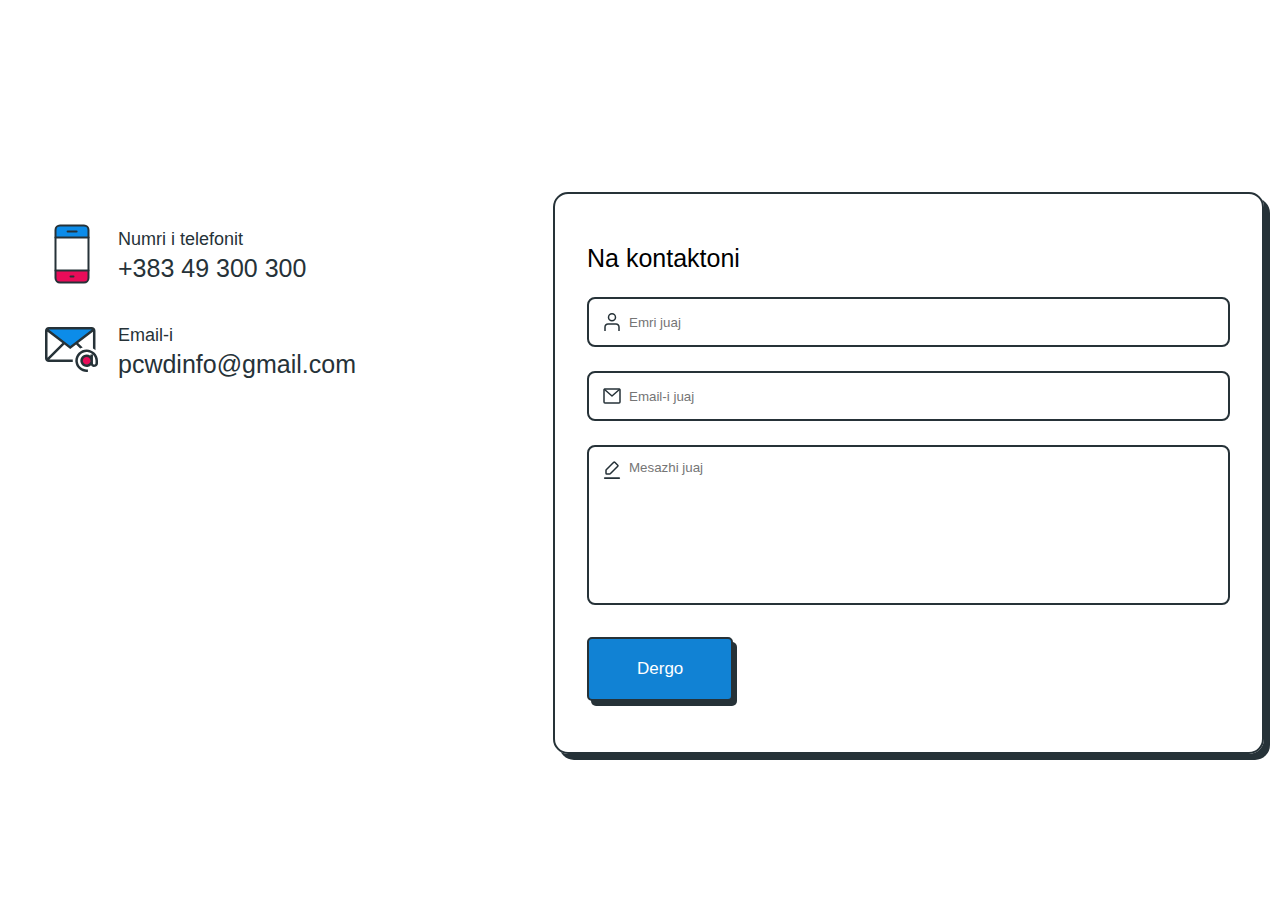
<file: pages/contact.html>
<!DOCTYPE html>
<html>
  <head>
    <title>pcwd site</title>
    <meta charset="utf-8">
    <meta name="viewport" content="width=device-width, initial-scale=1.0, maximum-scale=1.0, user-scalable=0"/>
    <link rel="stylesheet" href="styles.css">
    <link rel="stylesheet" href="https://cdnjs.cloudflare.com/ajax/libs/font-awesome/5.15.3/css/all.min.css"/>
  </head>
  <body>
    <main>
      <section class="contact">
        <div class="container-wrap">
          <div class="contact-wrapper">
            <div class="contact-info">
                  <div class="contact-method">
                    <div class="contact-icon"><img src="../assets/images/mobile.svg" alt=""></div>
                    <div class="contact-text">
                      <p class="name">Numri i telefonit</p>
                      <p class="value">+383 49 300 300</p>
                    </div>
                  </div>
                  <div class="contact-method">
                    <div class="contact-icon"><img src="..//assets/images/mail.svg" alt=""></div>
                    <div class="contact-text">
                      <p class="name">Email-i</p>
                      <p class="value">pcwdinfo@gmail.com</p>
                    </div>
                  </div>
            </div>
            <div class="form-right">
              <form action="" class="dedicated">
                <legend>Na kontaktoni</legend>
                <div class="contact-wrap">
                  <div class="inner-input"><i class="inner-icon"><img src="..//assets/images/user.svg" alt=""></i><input required type="text" name="" placeholder="Emri juaj" id=""></div>
                  <div class="inner-input"><i class="inner-icon"><img src="..//assets/images/email.svg" alt=""></i><input required type="text" name="" placeholder="Email-i juaj" id=""></div>
                  <div class="inner-input"><i class="inner-icon"><img src="..//assets/images/write.svg" alt=""></i><textarea required type="text" name="" placeholder="Mesazhi juaj" id=""></textarea></div>
                </div>
                <div class="margin-up"><button class="primary-button submit">Dergo</button></div>
              </form>
            </div>
          </div>
        </div>
      </section>
    </main>
  </body>
</html>
</file>
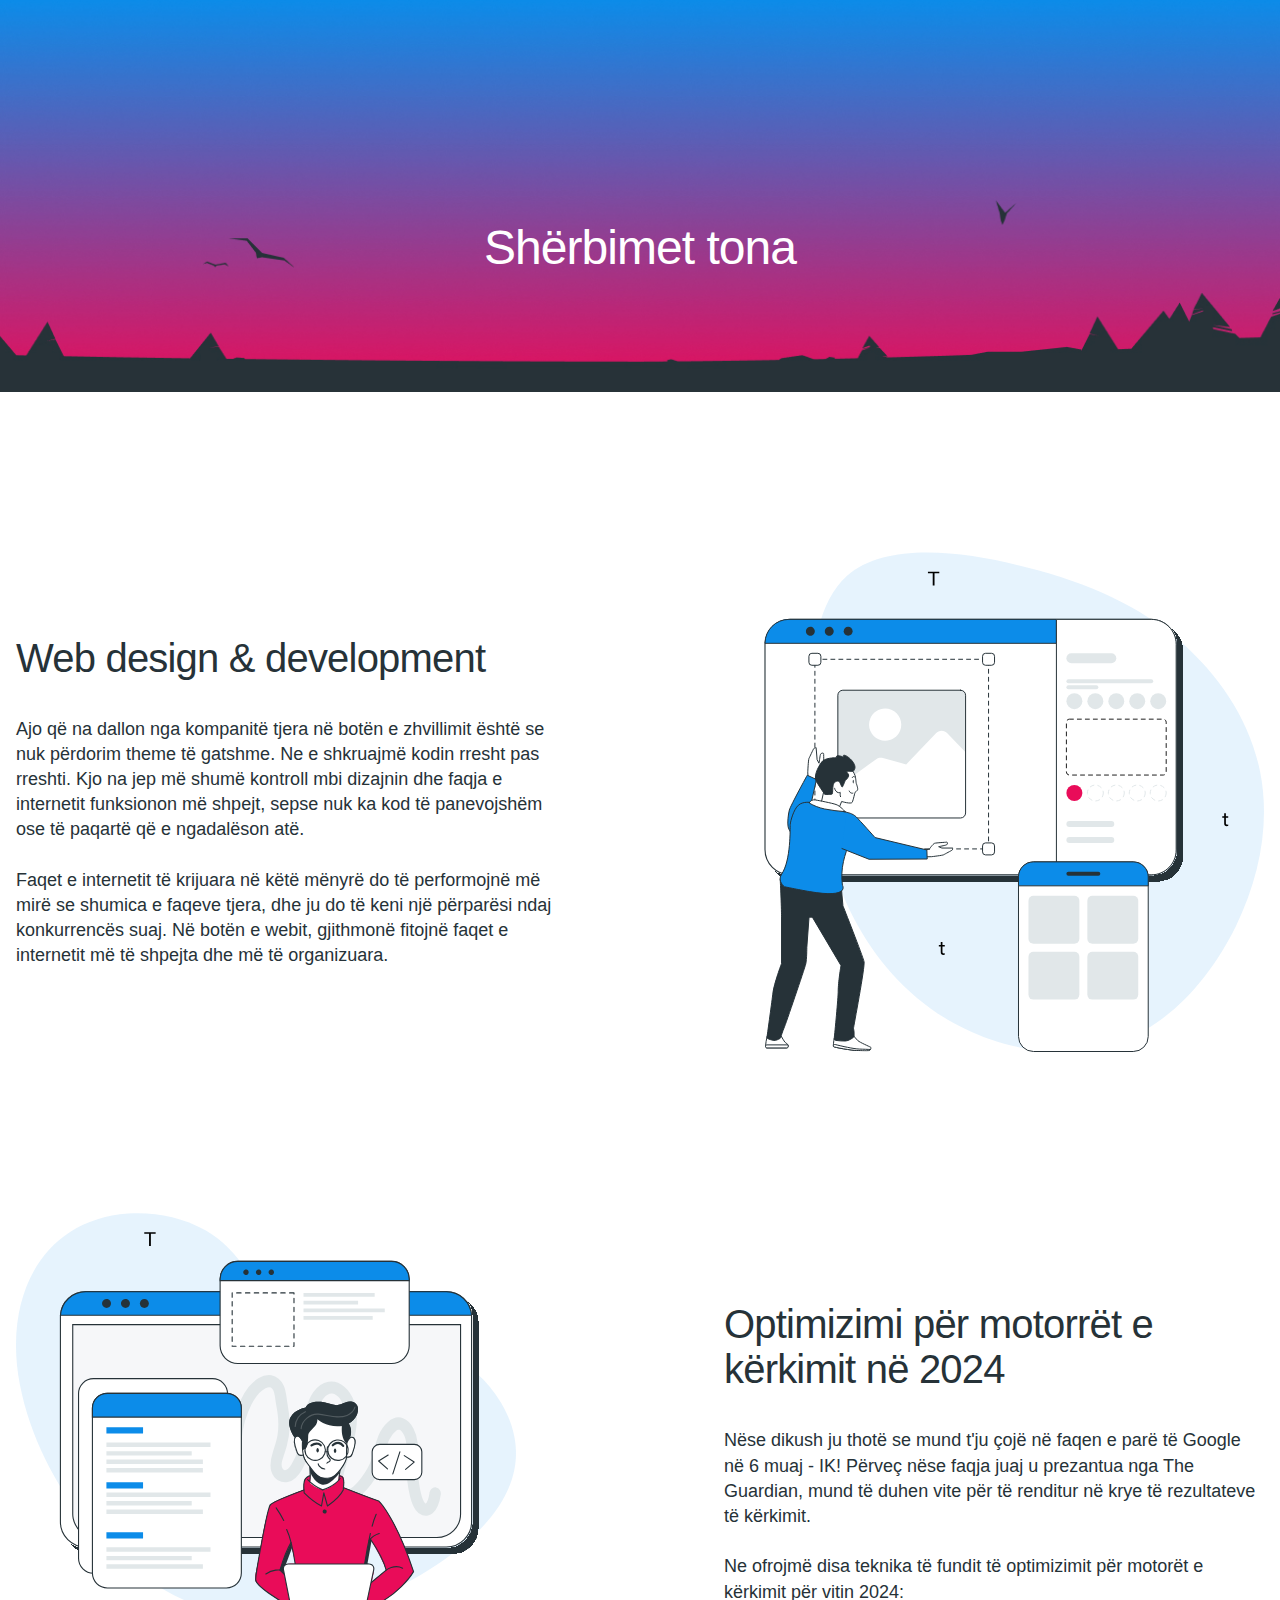
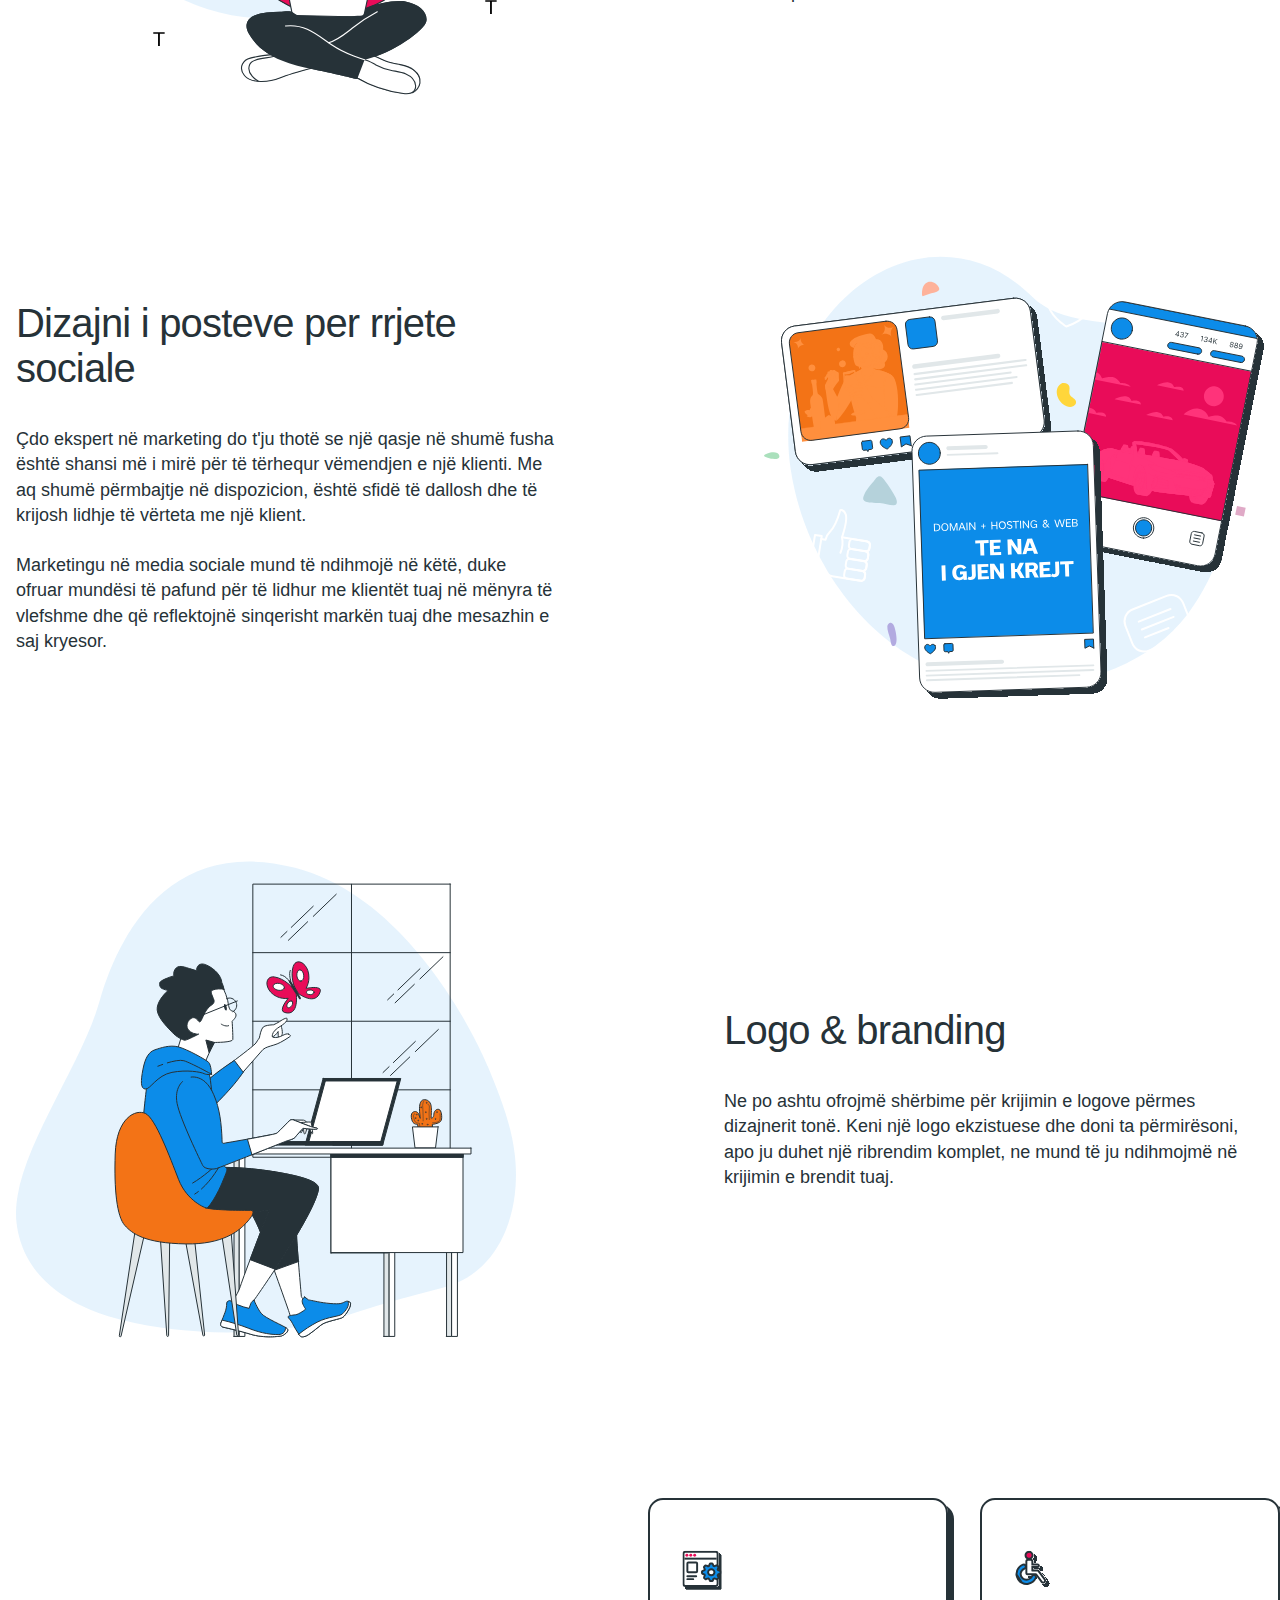
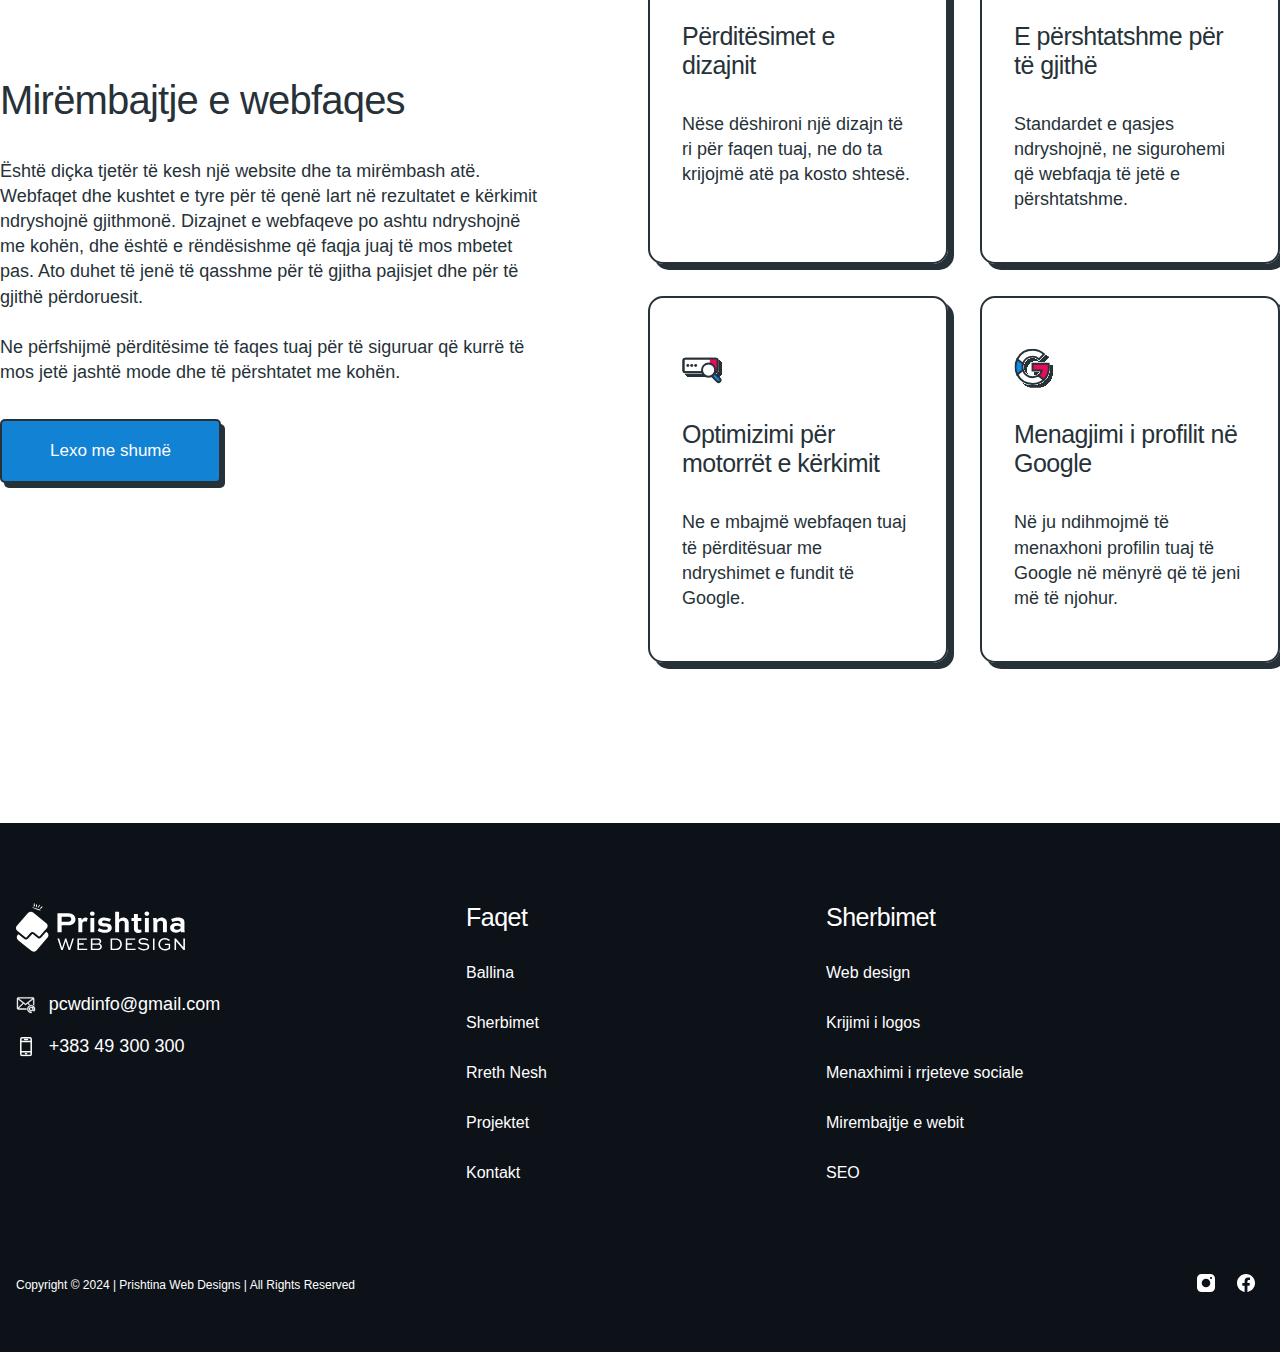
<file: pages/services.html>
<!DOCTYPE html>
 <head>
  <title>pcwd site</title>
  <meta charset="utf-8">
  <meta name="viewport" content="width=device-width, initial-scale=1.0, maximum-scale=1.0, user-scalable=0"/>
  <link rel="stylesheet" href="styles.css">
  <link rel="stylesheet" href="https://cdnjs.cloudflare.com/ajax/libs/font-awesome/5.15.3/css/all.min.css"/>
 </head>
 <body>
    <main>
      <section id="services" class="services">
        <div class="services-hero">
          <div class="subhero-wrapper">
            <h1 class="legend-services">Shërbimet tona</h1>
          </div>
        </div>
      </section>
      <section class="webdesign+development">
        <div class="container">
          <div class="global-wrapper">
            <div class="description">
              <h2>Web design & development</h2>
              <p class="paddingtop-2em">Ajo që na dallon nga kompanitë tjera në botën e zhvillimit është se nuk përdorim theme të gatshme. Ne e shkruajmë kodin rresht pas rreshti. Kjo na jep më shumë kontroll mbi dizajnin dhe faqja e internetit funksionon më shpejt, sepse nuk ka kod të panevojshëm ose të paqartë që e ngadalëson atë.<br><br>Faqet e internetit të krijuara në këtë mënyrë do të performojnë më mirë se shumica e faqeve tjera, dhe ju do të keni një përparësi ndaj konkurrencës suaj. Në botën e webit, gjithmonë fitojnë faqet e internetit më të shpejta dhe më të organizuara.</p>
            </div>
            <svg class="illustrations light" width="501" height="501" viewBox="0 0 501 501" fill="none" xmlns="http://www.w3.org/2000/svg">
              <path opacity="0.1" d="M416.716 88.587C456.884 123.657 486.828 168.955 497.052 219.367C507.277 269.779 497.052 324.576 472.951 374.257C448.12 424.67 409.412 469.968 359.75 488.964C310.087 507.96 250.2 501.384 201.268 477.274C152.335 453.894 114.358 412.98 90.2569 366.951C66.1559 320.922 55.2009 268.318 49.3583 203.294C44.2459 137.538 44.2459 58.6318 82.9536 23.5623C121.661 -10.7766 199.077 -2.00919 262.616 14.7949C326.885 30.8685 376.547 54.2481 416.716 88.587Z" fill="#0C8CE9"/>
              <g filter="url(#filter0_d_104_1273)">
              <path d="M412.996 92.3194V297.681C412.996 304.394 410.329 310.832 405.581 315.58C400.833 320.328 394.393 322.997 387.677 323H26.3154C19.5992 322.997 13.1592 320.328 8.41124 315.58C3.66329 310.832 0.996093 304.394 0.996094 297.681V92.3194C0.996094 91.715 0.996093 91.1789 1.07596 90.5402C1.52079 84.1519 4.37297 78.17 9.05712 73.8012C13.7413 69.4324 19.9088 67.0019 26.3154 67H387.677C394.091 67.0027 400.264 69.4395 404.95 73.8178C409.635 78.1962 412.482 84.1894 412.916 90.5859C412.973 91.1333 412.996 91.7264 412.996 92.3194Z" fill="white"/>
              <path d="M412.996 92.3194V297.681C412.996 304.394 410.329 310.832 405.581 315.58C400.833 320.328 394.393 322.997 387.677 323H26.3154C19.5992 322.997 13.1592 320.328 8.41124 315.58C3.66329 310.832 0.996093 304.394 0.996094 297.681V92.3194C0.996094 91.715 0.996093 91.1789 1.07596 90.5402C1.52079 84.1519 4.37297 78.17 9.05712 73.8012C13.7413 69.4324 19.9088 67.0019 26.3154 67H387.677C394.091 67.0027 400.264 69.4395 404.95 73.8178C409.635 78.1962 412.482 84.1894 412.916 90.5859C412.973 91.1333 412.996 91.7264 412.996 92.3194Z" stroke="#263238" stroke-width="1.1" stroke-linecap="round" stroke-linejoin="round"/>
              </g>
              <path d="M0.996094 91C0.996094 77.7452 11.7413 67 24.9961 67H292.996V91H0.996094Z" fill="#0C8CE9" stroke="#263238"/>
              <path d="M50.9466 78.9716C50.9466 79.856 50.6842 80.7206 50.1924 81.4559C49.7007 82.1913 49.0017 82.7644 48.184 83.1029C47.3662 83.4413 46.4664 83.5299 45.5983 83.3573C44.7302 83.1848 43.9328 82.7589 43.3069 82.1335C42.681 81.5082 42.2548 80.7114 42.0821 79.844C41.9094 78.9766 41.998 78.0775 42.3368 77.2604C42.6755 76.4433 43.2491 75.745 43.985 75.2536C44.721 74.7623 45.5862 74.5 46.4714 74.5C47.6583 74.5 48.7966 74.9711 49.6359 75.8097C50.4751 76.6483 50.9466 77.7857 50.9466 78.9716Z" fill="#263238"/>
              <path d="M69.8727 78.9716C69.8727 79.856 69.6102 80.7206 69.1184 81.4559C68.6267 82.1913 67.9277 82.7644 67.11 83.1029C66.2922 83.4413 65.3924 83.5299 64.5243 83.3573C63.6562 83.1848 62.8588 82.7589 62.2329 82.1335C61.607 81.5082 61.1808 80.7114 61.0081 79.844C60.8354 78.9766 60.9241 78.0775 61.2628 77.2604C61.6015 76.4433 62.1751 75.745 62.9111 75.2536C63.647 74.7623 64.5123 74.5 65.3974 74.5C66.5843 74.5 67.7226 74.9711 68.5619 75.8097C69.4011 76.6483 69.8727 77.7857 69.8727 78.9716Z" fill="#263238"/>
              <path d="M84.3234 83.4432C86.795 83.4432 88.7987 81.4412 88.7987 78.9716C88.7987 76.502 86.795 74.5 84.3234 74.5C81.8518 74.5 79.8481 76.502 79.8481 78.9716C79.8481 81.4412 81.8518 83.4432 84.3234 83.4432Z" fill="#263238"/>
              <rect x="50.9961" y="107" width="174" height="190" fill="white" stroke="#263238" stroke-linecap="round" stroke-dasharray="4 4"/>
              <rect x="44.9961" y="101" width="12" height="12" rx="3" fill="white" stroke="#263238"/>
              <rect x="218.996" y="101" width="12" height="12" rx="3" fill="white" stroke="#263238"/>
              <rect x="44.9961" y="291" width="12" height="12" rx="3" fill="white" stroke="#263238"/>
              <rect x="218.996" y="291" width="12" height="12" rx="3" fill="white" stroke="#263238"/>
              <path d="M292.996 67H387.996C401.803 67 412.996 78.1929 412.996 92V298C412.996 311.807 401.803 323 387.996 323H292.996V67Z" fill="white" stroke="#263238"/>
              <rect x="302.996" y="101" width="50" height="10" rx="5" fill="#E1E7E9"/>
              <rect x="302.996" y="127" width="87" height="4" rx="2" fill="#E1E7E9"/>
              <rect x="302.996" y="269" width="48" height="6" rx="3" fill="#E1E7E9"/>
              <rect x="302.996" y="285" width="48" height="6" rx="3" fill="#E1E7E9"/>
              <rect x="302.996" y="133" width="32" height="4" rx="2" fill="#E1E7E9"/>
              <circle cx="310.996" cy="149" r="8" fill="#E1E7E9"/>
              <circle cx="331.996" cy="149" r="8" fill="#E1E7E9"/>
              <circle cx="352.996" cy="149" r="8" fill="#E1E7E9"/>
              <circle cx="373.996" cy="149" r="8" fill="#E1E7E9"/>
              <circle cx="394.996" cy="149" r="8" fill="#E1E7E9"/>
              <circle cx="310.996" cy="241" r="8" fill="#E90C59"/>
              <circle cx="331.996" cy="241" r="8" fill="white" stroke="#E1E7E9" stroke-linecap="round" stroke-dasharray="4 4"/>
              <circle cx="352.996" cy="241" r="8" fill="white" stroke="#E1E7E9" stroke-linecap="round" stroke-dasharray="4 4"/>
              <circle cx="373.996" cy="241" r="8" fill="white" stroke="#E1E7E9" stroke-linecap="round" stroke-dasharray="4 4"/>
              <circle cx="394.996" cy="241" r="8" fill="white" stroke="#E1E7E9" stroke-linecap="round" stroke-dasharray="4 4"/>
              <rect x="302.996" y="167" width="100" height="56" rx="3" fill="white" stroke="#1E1E1E" stroke-linecap="round" stroke-dasharray="4 4"/>
              <path d="M196.996 138H78.9961C76.2347 138 73.9961 140.239 73.9961 143V261C73.9961 263.761 76.2347 266 78.9961 266H196.996C199.758 266 201.996 263.761 201.996 261V143C201.996 140.239 199.758 138 196.996 138Z" fill="#E1E7E9"/>
              <path d="M172.312 181.136L142.456 212.336L119.201 205.827C118.058 205.51 116.858 205.454 115.69 205.664C114.522 205.874 113.417 206.344 112.455 207.039L73.9961 234.892V266H201.996V200.188L183.682 181.136C182.945 180.373 182.062 179.766 181.085 179.352C180.108 178.937 179.058 178.724 177.997 178.724C176.936 178.724 175.886 178.937 174.909 179.352C173.932 179.766 173.049 180.373 172.312 181.136Z" fill="white"/>
              <path d="M136.368 178.559C139.756 170.306 135.813 160.869 127.56 157.481C119.307 154.093 109.871 158.037 106.483 166.289C103.094 174.542 107.038 183.979 115.291 187.367C123.544 190.755 132.98 186.811 136.368 178.559Z" fill="white"/>
              <path d="M196.996 138H78.9961C76.2347 138 73.9961 140.239 73.9961 143V261C73.9961 263.761 76.2347 266 78.9961 266H196.996C199.758 266 201.996 263.761 201.996 261V143C201.996 140.239 199.758 138 196.996 138Z" stroke="#263238" stroke-linecap="round" stroke-linejoin="round"/>
              <g clip-path="url(#clip0_104_1273)">
              <path d="M53.0159 221.85C53.0159 221.85 59.1059 217.12 59.5859 215.33C60.0659 213.54 59.7759 202.48 59.7759 202.48C59.7759 202.48 60.2959 200.85 58.4659 201C56.6359 201.15 56.5159 202.66 56.3359 203.32C56.1559 203.98 55.1359 211.15 55.1359 211.15L53.2259 207.66L52.2259 195.5C52.2259 195.5 50.2259 195.89 49.7759 196.57C49.3259 197.25 45.6359 205.28 45.0359 206.41C44.4359 207.54 43.8459 220.03 43.8459 220.03L44.3059 228.37L50.2259 230.95L53.0159 221.85Z" fill="white" stroke="#263238" stroke-linecap="round" stroke-linejoin="round"/>
              <path d="M52.576 227.47L43.346 223.19C43.346 223.19 26.6759 253.5 25.4159 258.04C24.1559 262.58 23.416 270.92 24.146 274.71C24.876 278.5 28.146 282.29 28.946 283.05C29.746 283.81 45.576 279.26 45.576 279.26L46.576 254.26L52.576 227.47Z" fill="#0C8CE9" stroke="#263238" stroke-miterlimit="10"/>
              <path d="M89.216 219.3C89.216 219.3 91.406 223.02 91.656 224.99C91.906 226.96 92.396 231.17 92.396 231.17C92.396 231.17 94.126 235.86 93.876 237.34C93.626 238.82 91.166 240.34 91.166 240.34C91.166 240.34 89.436 247.99 88.446 250.22C87.456 252.45 77.826 249.48 77.826 249.48L75.356 255.4L57.356 250.71L59.826 239.6L55.876 220.33C55.876 220.33 60.566 212.43 63.776 211.44C66.986 210.45 85.576 210.65 89.216 219.3Z" fill="white" stroke="#263238" stroke-miterlimit="10"/>
              <path d="M89.966 229.56C89.966 230.62 89.726 231.49 89.436 231.49C89.146 231.49 88.896 230.62 88.896 229.56C88.896 228.5 89.136 227.63 89.436 227.63C89.736 227.63 89.966 228.5 89.966 229.56Z" fill="#263238"/>
              <path d="M88.386 225.93C88.386 225.93 89.006 223.46 91.006 225" stroke="#263238" stroke-miterlimit="10"/>
              <path d="M89.4159 241.1C89.4159 241.1 86.4859 242.02 85.2559 238.63" stroke="#263238" stroke-miterlimit="10"/>
              <path d="M89.216 219.3C89.216 219.3 82.566 218.97 82.806 219.68C83.046 220.39 85.4561 222.36 84.736 224.25C84.016 226.14 81.2861 228.7 81.2861 228.7C81.2861 228.7 79.2861 234.13 78.5361 234.84C77.7861 235.55 77.026 231.84 75.846 230.16C74.666 228.48 72.146 228.45 69.9261 231.42C68.5261 233.28 69.066 241.24 68.356 241.95C67.646 242.66 60.8961 242.36 60.8961 242.36C60.8961 242.36 56.196 235.66 52.446 229.45C48.696 223.24 56.846 210.45 58.876 208.79C62.426 205.94 69.536 205.71 71.436 205.71C73.336 205.71 71.436 203.57 74.276 203.57C76.3705 203.733 78.3979 204.384 80.196 205.47C80.196 205.47 77.826 201.92 81.856 203.57C85.886 205.22 95.156 214.19 89.216 219.3Z" fill="#263238" stroke="#263238" stroke-miterlimit="10"/>
              <path d="M70.666 235.86C70.666 235.86 71.156 238.86 73.136 240.06C75.116 241.26 76.346 240.31 76.346 240.31C76.346 240.31 76.096 244.01 76.836 245" stroke="#263238" stroke-miterlimit="10"/>
              <path d="M71.516 485.94C71.2052 485.994 70.9188 486.143 70.6966 486.367C70.4744 486.591 70.3274 486.879 70.276 487.19C69.926 489.41 69.186 494.38 69.626 495.03C70.176 495.86 88.276 498.93 92.726 498.93C97.176 498.93 105.536 500.04 106.366 498.37C107.196 496.7 107.756 496.14 106.646 495.59C105.536 495.04 96.066 490.85 94.116 489.18C92.3355 487.468 90.6655 485.644 89.116 483.72C88.9491 483.518 88.7317 483.363 88.4859 483.272C88.2401 483.181 87.9745 483.156 87.716 483.2L71.516 485.94Z" fill="white" stroke="#263238" stroke-miterlimit="10"/>
              <path d="M106.366 498.4L106.586 497.98C103.946 497.87 99.986 497.72 95.516 497.57C89.686 497.36 77.636 494.57 71.376 493.01C71.1417 492.954 70.8972 492.954 70.6629 493.01C70.4286 493.067 70.2112 493.179 70.0285 493.336C69.8458 493.493 69.7032 493.692 69.6123 493.915C69.5215 494.138 69.485 494.38 69.506 494.62C69.5139 494.774 69.5549 494.924 69.626 495.06C70.176 495.89 88.276 498.96 92.726 498.96C97.176 498.96 105.576 500.04 106.366 498.4Z" fill="white" stroke="#263238" stroke-miterlimit="10"/>
              <path d="M16.576 483.95C16.8552 484.091 17.0878 484.31 17.246 484.58C18.3414 486.655 19.5672 488.659 20.916 490.58C21.746 491.41 24.256 492.8 24.256 493.92V494.92C24.256 495.32 24.0969 495.705 23.8137 495.988C23.5305 496.271 23.1465 496.43 22.746 496.43H3.00599C2.79856 496.432 2.59298 496.391 2.40224 496.309C2.21151 496.228 2.03976 496.108 1.89785 495.956C1.75594 495.805 1.64696 495.626 1.57779 495.43C1.50862 495.235 1.48077 495.027 1.49599 494.82C1.78311 491.519 2.31457 488.243 3.08599 485.02C4.57599 478.59 14.356 482.89 16.576 483.95Z" fill="white" stroke="#263238" stroke-miterlimit="10"/>
              <path d="M24.246 493.92C24.2356 493.721 24.1735 493.528 24.066 493.36H3.00602C2.62721 493.361 2.26274 493.505 1.98489 493.762C1.70704 494.02 1.53612 494.372 1.50602 494.75C1.48656 494.959 1.51086 495.169 1.57735 495.368C1.64384 495.567 1.75107 495.75 1.8922 495.906C2.03333 496.061 2.20527 496.185 2.39704 496.27C2.58881 496.355 2.79621 496.399 3.00602 496.4H22.736C22.9343 496.4 23.1307 496.361 23.3139 496.285C23.4971 496.209 23.6635 496.098 23.8037 495.958C23.944 495.817 24.0552 495.651 24.1311 495.468C24.207 495.285 24.246 495.088 24.246 494.89V493.92Z" fill="white" stroke="#263238" stroke-miterlimit="10"/>
              <path d="M16.246 326.99C16.246 326.99 17.576 354.53 17.576 365.11V411.88C17.576 411.88 10.0561 431.88 8.94605 441.39C7.94605 449.75 3.81605 479.98 2.99605 485.54C2.94602 485.871 3.00847 486.21 3.17341 486.502C3.33835 486.794 3.59628 487.022 3.90605 487.15C5.78543 487.978 7.76061 488.57 9.78605 488.91C11.956 489.12 14.786 487.65 15.956 486.99C16.2838 486.8 16.5269 486.493 16.636 486.13C17.186 484.39 18.9261 478.93 20.0861 476.38C21.476 473.32 40.676 416.89 41.796 412.38C42.916 407.87 42.906 395.68 42.906 395.68L45.116 365.4H48.4561L77.1261 413.84C77.1261 413.84 74.3461 430.84 74.3461 439.45C74.3461 447.02 71.0061 480.54 70.3461 487.2C70.3064 487.589 70.42 487.978 70.6628 488.284C70.9056 488.59 71.2584 488.79 71.6461 488.84C74.956 489.328 78.301 489.539 81.6461 489.47C84.9161 489.25 88.3561 486.82 89.6461 485.77C89.8286 485.63 89.9767 485.45 90.0789 485.243C90.1812 485.037 90.2349 484.81 90.2361 484.58V480.58C90.2361 478.91 89.6761 477.8 89.6761 476.69C89.6761 475.58 101.356 414.97 100.246 409.96C99.136 404.95 79.086 353.96 79.086 353.96L77.326 333.96L16.246 326.99Z" fill="#263238" stroke="#263238" stroke-miterlimit="10"/>
              <path d="M79.656 309.49C81.1166 302.85 83.331 296.398 86.256 290.26C87.256 288.1 88.946 274.15 88.426 267.89C88.2466 266.281 87.653 264.746 86.703 263.435C85.753 262.124 84.4792 261.082 83.006 260.41C79.276 259.52 76.826 259.11 76.826 259.11L46.686 250.51C46.686 250.51 39.106 249.07 34.406 253.27C29.706 257.47 26.526 268.99 26.276 272.64C26.026 276.29 27.136 308.35 17.686 322.27C12.936 329.27 20.576 334.92 20.576 334.92C20.576 334.92 33.926 337.75 45.766 339.79C86.916 346.86 78.566 333.27 78.566 333.27C77.5108 325.342 77.8799 317.289 79.656 309.49Z" fill="#0C8CE9" stroke="#263238" stroke-miterlimit="10"/>
              <path d="M81.3461 259.71C81.3461 259.71 76.5861 254.02 72.1861 252.51C67.7861 251 55.8961 248.74 51.4061 247.92C50.1812 247.662 48.9049 247.827 47.7859 248.388C46.6669 248.949 45.7715 249.874 45.2461 251.01C50.0761 253.812 55.3168 255.837 60.7761 257.01C67.5774 258.291 74.4447 259.192 81.3461 259.71Z" fill="white" stroke="#263238" stroke-linecap="round" stroke-linejoin="round"/>
              <path d="M165.576 297.28C165.576 297.28 169.366 291.9 170.926 291.38C172.486 290.86 182.416 290.33 182.416 290.33C182.416 290.33 183.836 289.79 183.836 291.33C183.836 292.87 182.496 293.06 181.916 293.26C181.336 293.46 174.996 294.79 174.996 294.79L178.266 296.14H189.266C189.266 296.14 189.076 297.87 188.506 298.25C187.936 298.63 181.006 302.25 180.046 302.87C179.086 303.49 167.936 304.79 167.936 304.79L160.436 304.98L160.636 298.06L165.576 297.28Z" fill="white" stroke="#263238" stroke-linecap="round" stroke-linejoin="round"/>
              <path d="M83.0059 260.4C83.0059 260.4 88.8959 261.4 92.3559 264.86C95.8159 268.32 111.306 285.66 111.306 285.66L163.186 298.05L163.516 307.14L105.256 307.37L77.7759 296.51" fill="#0C8CE9"/>
              <path d="M83.0059 260.4C83.0059 260.4 88.8959 261.4 92.3559 264.86C95.8159 268.32 111.306 285.66 111.306 285.66L163.186 298.05L163.516 307.14L105.256 307.37L77.7759 296.51" stroke="#263238" stroke-miterlimit="10"/>
              <path d="M175.176 394.756V393.334H177.102V390.274H178.812V393.334H181.134V394.756H178.812V400.048C178.812 401.2 179.118 401.722 180.378 401.722C180.702 401.722 180.936 401.686 181.134 401.65V403.036C180.756 403.126 180.324 403.198 179.784 403.198C177.948 403.198 177.102 402.19 177.102 400.48V394.756H175.176Z" fill="black"/>
              </g>
              <path d="M459.176 265.756V264.334H461.102V261.274H462.812V264.334H465.134V265.756H462.812V271.048C462.812 272.2 463.118 272.722 464.378 272.722C464.702 272.722 464.936 272.686 465.134 272.65V274.036C464.756 274.126 464.324 274.198 463.784 274.198C461.948 274.198 461.102 273.19 461.102 271.48V265.756H459.176Z" fill="black"/>
              <rect x="254.996" y="310" width="130" height="190" rx="15" fill="white" stroke="#263238"/>
              <path d="M254.996 325C254.996 316.716 261.712 310 269.996 310H369.996C378.28 310 384.996 316.716 384.996 325V334H254.996V325Z" fill="#0C8CE9" stroke="#263238"/>
              <rect x="302.996" y="320" width="34" height="4" rx="2" fill="#263238"/>
              <rect x="264.996" y="344" width="51" height="48" rx="5" fill="#E1E7E9"/>
              <rect x="264.996" y="400" width="51" height="48" rx="5" fill="#E1E7E9"/>
              <rect x="323.996" y="344" width="51" height="48" rx="5" fill="#E1E7E9"/>
              <rect x="323.996" y="400" width="51" height="48" rx="5" fill="#E1E7E9"/>
              <path d="M170.872 33H169.054V20.76H164.266V19.176H175.66V20.76H170.872V33Z" fill="black"/>
              <defs>
              <filter id="filter0_d_104_1273" x="0.446045" y="66.45" width="419.1" height="263.1" filterUnits="userSpaceOnUse" color-interpolation-filters="sRGB">
              <feFlood flood-opacity="0" result="BackgroundImageFix"/>
              <feColorMatrix in="SourceAlpha" type="matrix" values="0 0 0 0 0 0 0 0 0 0 0 0 0 0 0 0 0 0 127 0" result="hardAlpha"/>
              <feOffset dx="6" dy="6"/>
              <feComposite in2="hardAlpha" operator="out"/>
              <feColorMatrix type="matrix" values="0 0 0 0 0.14902 0 0 0 0 0.196078 0 0 0 0 0.219608 0 0 0 1 0"/>
              <feBlend mode="normal" in2="BackgroundImageFix" result="effect1_dropShadow_104_1273"/>
              <feBlend mode="normal" in="SourceGraphic" in2="effect1_dropShadow_104_1273" result="shape"/>
              </filter>
              <clipPath id="clip0_104_1273">
              <rect width="188.69" height="304.79" fill="white" transform="translate(0.996094 195)"/>
              </clipPath>
              </defs>
            </svg> 
          </div>
        </div>
      </section>
      <section class="seo-optimization">
        <div class="container">
          <div class="global-wrapper">
            <svg class="illustrations" width="500" height="482" viewBox="0 0 500 482" fill="none" xmlns="http://www.w3.org/2000/svg">
              <path d="M485.204 189.939C429.701 94.9541 279.148 128.781 248.402 82.586C232.653 58.9649 215.037 31.5094 189.483 17.2525C165.125 3.59871 136.885 -1.19151 112.265 0.606245C24.3424 7.03492 -12.9287 85.6354 3.95886 171.95C26.506 287.086 128.651 404.702 249.996 405.522C313.47 405.999 374.119 383.243 421.605 351.236L422.664 350.519C470.15 318.217 527.588 262.452 485.204 189.939Z" fill="#0C8CE9" fill-opacity="0.1"/>
              <g filter="url(#filter0_d_104_560)">
              <path d="M455.585 103.931V308.807C455.585 315.504 452.923 321.927 448.185 326.664C443.446 331.401 437.019 334.063 430.316 334.066H69.6759C62.9731 334.063 56.5459 331.401 51.8075 326.664C47.069 321.927 44.4071 315.504 44.4071 308.807V103.931C44.4071 103.328 44.4071 102.794 44.4868 102.156C44.9308 95.7832 47.7772 89.8154 52.452 85.457C57.1268 81.0985 63.282 78.6737 69.6759 78.6719H430.316C436.717 78.6745 442.879 81.1056 447.555 85.4736C452.231 89.8416 455.072 95.8206 455.505 102.202C455.562 102.748 455.585 103.34 455.585 103.931Z" fill="white"/>
              <path d="M455.585 103.931V308.807C455.585 315.504 452.923 321.927 448.185 326.664C443.446 331.401 437.019 334.063 430.316 334.066H69.6759C62.9731 334.063 56.5459 331.401 51.8075 326.664C47.069 321.927 44.4071 315.504 44.4071 308.807V103.931C44.4071 103.328 44.4071 102.794 44.4868 102.156C44.9308 95.7832 47.7772 89.8154 52.452 85.457C57.1268 81.0985 63.282 78.6737 69.6759 78.6719H430.316C436.717 78.6745 442.879 81.1056 447.555 85.4736C452.231 89.8416 455.072 95.8206 455.505 102.202C455.562 102.748 455.585 103.34 455.585 103.931Z" stroke="#263238" stroke-width="1.1" stroke-linecap="round" stroke-linejoin="round"/>
              </g>
              <path d="M56.7056 111.623H444.573V300.876C444.573 307.153 442.078 313.173 437.636 317.611C433.194 322.049 427.169 324.543 420.888 324.543H80.3915C74.1096 324.543 68.085 322.049 63.643 317.611C59.201 313.173 56.7056 307.153 56.7056 300.876V111.623Z" fill="#F6F7F9"/>
              <path d="M221.687 224.988C223.039 212.32 226.516 200.313 231.9 189.714C235.831 182.02 240.706 175.124 247.796 171.636C250.633 170.225 253.856 169.523 256.756 171.05C258.262 171.918 259.579 173.256 260.567 174.923C261.856 176.995 262.342 179.654 262.754 182.104C263.198 184.88 263.496 187.679 264.018 190.433C264.704 194.085 265.327 197.73 265.727 201.419C266.596 208.486 266.525 215.601 265.515 222.479C264.564 228.384 262.672 233.888 260.906 239.406C259.097 245.083 257.184 250.878 259.187 257.242C261.079 263.217 266.282 266.02 271.035 265.124C276.173 264.167 279.828 259.415 282.634 254.493C285.667 249.137 288.18 243.336 290.125 237.199C292.06 230.924 293.459 224.38 294.303 217.665C295.994 205.255 296.94 191.379 304.63 182.508C307.834 178.802 312.085 176.123 316.759 176.638C318.753 176.912 320.711 177.664 322.521 178.853C324.331 180.042 325.958 181.644 327.308 183.568C330.235 187.605 332.254 192.486 333.142 197.672C334.274 204.158 333.719 210.88 332.554 217.107C331.477 222.873 330.063 228.509 328.323 233.973C327.301 237.177 326.115 240.256 325.022 243.446C322.393 251.042 319.622 259.203 319.349 267.735C319.263 271.443 319.677 275.307 321.44 278.601C322.364 280.22 323.544 281.602 324.901 282.655C326.258 283.709 327.761 284.41 329.311 284.713C332.673 285.437 336.052 284.058 338.879 282.2C342.293 279.861 345.416 276.967 348.173 273.589C353.25 267.576 358.035 260.635 361.141 252.743C364.629 243.934 365.593 233.648 369.583 225.131C371.681 220.531 374.708 216.724 378.393 214.048C379.763 213.047 381.345 212.52 382.984 212.518C384.399 212.611 385.794 213.179 387.016 214.16C389.861 216.45 391.801 220.173 393.037 224.033C393.658 226.021 394.07 228.082 394.262 230.165C394.501 232.77 394.227 235.771 394.16 238.535C393.806 253.061 394.295 268.012 397.872 282.316C398.947 286.617 400.325 291.243 402.853 294.651C404.13 296.477 405.818 297.794 407.672 298.413C408.846 298.722 410.043 298.745 411.192 298.48C412.341 298.214 413.42 297.667 414.367 296.868C418.798 293.406 419.97 286.755 420.901 280.684C420.928 280.139 420.78 279.586 420.487 279.147C420.195 278.707 419.781 278.415 419.336 278.334C418.892 278.27 418.458 278.419 418.122 278.748C417.787 279.078 417.576 279.564 417.534 280.104C416.716 285.437 415.469 293.142 410.392 294.394C409.645 294.605 408.855 294.578 408.092 294.317C407.329 294.056 406.618 293.568 406.023 292.898C404.815 291.486 403.839 289.803 403.154 287.952C401.166 283.077 400.18 277.847 399.32 272.469C398.166 265.021 397.551 257.507 397.483 250.016C397.43 246.289 397.468 242.572 397.554 238.865C397.737 235.923 397.762 232.956 397.628 229.983C397.227 225.416 395.908 220.967 393.793 217.042C391.857 213.429 389.048 210.176 385.658 208.939C381.526 207.431 377.811 209.177 374.602 212.002C371.079 215.144 368.212 219.249 366.201 224.028C364.449 228.428 363.029 233.038 361.958 237.804C360.758 242.621 359.55 247.508 357.67 251.934C356.13 255.418 354.324 258.699 352.275 261.734C349.947 265.334 347.393 268.696 344.632 271.792C341.929 274.766 338.986 277.642 335.589 279.422C334.245 280.19 332.783 280.641 331.273 280.756C330.642 280.795 330.004 280.732 329.375 280.568C328.702 280.386 328.042 280.111 327.41 279.747C326.812 279.442 326.249 279.029 325.74 278.523L325.352 278.136L325.164 277.937C324.917 277.636 324.684 277.317 324.468 276.981C323.761 275.839 323.264 274.531 323.014 273.156C322.363 269.761 322.682 266.025 323.268 262.593C324.045 258.401 325.092 254.313 326.401 250.368C327.574 246.664 328.89 243.04 330.168 239.396C331.506 235.616 332.606 231.746 333.637 227.828C336.764 215.824 339.054 202.234 334.385 189.688C330.55 179.423 322.27 171.005 312.996 172.64C302.697 174.456 296.397 186.239 293.859 197.726C292.409 204.244 291.749 211.033 290.817 217.697C289.946 224.307 288.491 230.731 286.478 236.859C284.508 242.847 281.935 248.465 278.815 253.587C276.195 257.886 272.426 261.971 267.516 260.994C266.496 260.822 265.51 260.338 264.65 259.588C263.789 258.837 263.081 257.843 262.591 256.698C261.63 254.16 261.376 251.355 261.868 248.74C262.337 245.768 263.471 242.918 264.36 240.15C265.248 237.381 266.143 234.654 266.931 231.851C268.672 225.783 269.598 219.343 269.675 212.775C269.66 205.321 268.908 197.834 267.435 190.48C266.387 185.073 266.366 178.909 263.95 173.95C262.973 171.874 261.625 170.08 260.017 168.717C258.409 167.354 256.588 166.46 254.702 166.109C251.09 165.518 247.505 166.845 244.422 168.761C241.185 170.808 238.241 173.451 235.685 176.605C232.79 180.3 230.284 184.437 228.222 188.93C225.574 194.399 223.394 200.219 221.715 206.303C220.107 212.15 218.97 218.212 218.32 224.408C218.054 226.992 221.407 227.617 221.688 224.996L221.687 224.988Z" fill="#E1E7E9" stroke="#E1E7E9" stroke-width="8"/>
              <path d="M455.505 102.202H44.4868C44.9308 95.8286 47.7772 89.8608 52.452 85.5024C57.1268 81.1439 63.282 78.7191 69.6759 78.7173H430.316C436.71 78.7191 442.865 81.1439 447.54 85.5024C452.215 89.8608 455.061 95.8286 455.505 102.202Z" fill="#0C8CE9" stroke="#263238" stroke-width="1.1" stroke-miterlimit="10"/>
              <path d="M94.9901 90.414C94.9901 91.2984 94.7276 92.163 94.2359 92.8983C93.7441 93.6337 93.0452 94.2068 92.2274 94.5452C91.4097 94.8837 90.5099 94.9722 89.6417 94.7997C88.7736 94.6272 87.9762 94.2013 87.3503 93.5759C86.7245 92.9506 86.2982 92.1538 86.1255 91.2864C85.9529 90.419 86.0415 89.5199 86.3802 88.7028C86.7189 87.8857 87.2925 87.1873 88.0285 86.696C88.7644 86.2046 89.6297 85.9424 90.5148 85.9424C91.7017 85.9424 92.84 86.4135 93.6793 87.2521C94.5186 88.0907 94.9901 89.2281 94.9901 90.414Z" fill="#263238"/>
              <path d="M113.916 90.414C113.916 91.2984 113.654 92.163 113.162 92.8983C112.67 93.6337 111.971 94.2068 111.153 94.5452C110.336 94.8837 109.436 94.9722 108.568 94.7997C107.7 94.6272 106.902 94.2013 106.276 93.5759C105.65 92.9506 105.224 92.1538 105.052 91.2864C104.879 90.419 104.968 89.5199 105.306 88.7028C105.645 87.8857 106.219 87.1873 106.955 86.696C107.69 86.2046 108.556 85.9424 109.441 85.9424C110.628 85.9424 111.766 86.4135 112.605 87.2521C113.445 88.0907 113.916 89.2281 113.916 90.414Z" fill="#263238"/>
              <path d="M128.367 94.8856C130.838 94.8856 132.842 92.8836 132.842 90.414C132.842 87.9444 130.838 85.9424 128.367 85.9424C125.895 85.9424 123.891 87.9444 123.891 90.414C123.891 92.8836 125.895 94.8856 128.367 94.8856Z" fill="#263238"/>
              <path d="M444.573 111.623V300.876C444.573 307.153 442.078 313.173 437.636 317.611C433.194 322.049 427.169 324.543 420.887 324.543H80.4028C74.9201 324.542 69.6076 322.64 65.3713 319.163C61.135 315.685 58.2373 310.847 57.1724 305.473V305.405C56.8829 303.905 56.738 302.381 56.7396 300.854V111.623H444.573Z" stroke="#263238" stroke-width="1.1" stroke-miterlimit="10"/>
              <path d="M393.216 66.1216V132.707C393.216 135.043 392.755 137.357 391.86 139.515C390.965 141.673 389.653 143.634 387.999 145.286C386.345 146.938 384.381 148.247 382.221 149.14C380.06 150.033 377.744 150.492 375.406 150.491H221.926C219.588 150.492 217.272 150.033 215.111 149.14C212.95 148.247 210.987 146.938 209.333 145.286C207.679 143.634 206.367 141.673 205.472 139.515C204.577 137.357 204.116 135.043 204.116 132.707V66.1216C204.119 61.4029 205.996 56.8783 209.336 53.5417C212.675 50.205 217.203 48.3292 221.926 48.3262H375.406C380.129 48.3262 384.659 50.201 387.999 53.5383C391.339 56.8756 393.216 61.402 393.216 66.1216Z" fill="white" stroke="#263238" stroke-width="1.1" stroke-miterlimit="10"/>
              <path d="M393.216 66.1216V67.6463H204.116V66.1216C204.119 61.4029 205.996 56.8783 209.336 53.5417C212.675 50.205 217.203 48.3292 221.926 48.3262H375.406C380.129 48.3262 384.659 50.201 387.999 53.5383C391.339 56.8756 393.216 61.402 393.216 66.1216Z" fill="#0C8CE9" stroke="#263238" stroke-width="1.1" stroke-miterlimit="10"/>
              <path d="M231.901 61.1721C231.519 61.5546 231.032 61.8154 230.502 61.9213C229.972 62.0272 229.422 61.9735 228.922 61.767C228.422 61.5605 227.995 61.2105 227.695 60.7613C227.394 60.3121 227.234 59.7838 227.234 59.2435C227.234 58.7031 227.394 58.1749 227.695 57.7256C227.995 57.2764 228.422 56.9264 228.922 56.7199C229.422 56.5134 229.972 56.4597 230.502 56.5657C231.032 56.6716 231.519 56.9323 231.901 57.3149C232.41 57.8282 232.695 58.5213 232.695 59.2435C232.695 59.9657 232.41 60.6587 231.901 61.1721Z" fill="#263238"/>
              <path d="M244.564 61.1721C244.182 61.5546 243.695 61.8154 243.165 61.9213C242.635 62.0272 242.085 61.9735 241.585 61.767C241.085 61.5605 240.658 61.2105 240.357 60.7613C240.057 60.3121 239.896 59.7838 239.896 59.2435C239.896 58.7031 240.057 58.1749 240.357 57.7256C240.658 57.2764 241.085 56.9264 241.585 56.7199C242.085 56.5134 242.635 56.4597 243.165 56.5657C243.695 56.6716 244.182 56.9323 244.564 57.3149C245.073 57.8282 245.358 58.5213 245.358 59.2435C245.358 59.9657 245.073 60.6587 244.564 61.1721Z" fill="#263238"/>
              <path d="M257.227 61.1721C256.845 61.5546 256.358 61.8154 255.828 61.9213C255.297 62.0272 254.748 61.9735 254.248 61.767C253.748 61.5605 253.321 61.2105 253.02 60.7613C252.72 60.3121 252.559 59.7838 252.559 59.2435C252.559 58.7031 252.72 58.1749 253.02 57.7256C253.321 57.2764 253.748 56.9264 254.248 56.7199C254.748 56.5134 255.297 56.4597 255.828 56.5657C256.358 56.6716 256.845 56.9323 257.227 57.3149C257.735 57.8282 258.021 58.5213 258.021 59.2435C258.021 59.9657 257.735 60.6587 257.227 61.1721Z" fill="#263238"/>
              <path d="M277.986 79.8894H216.175V133.276H277.986V79.8894Z" stroke="#263238" stroke-width="1.1" stroke-linecap="round" stroke-linejoin="round" stroke-dasharray="4.41 4.41"/>
              <path d="M358.655 79.8894H287.518V83.6442H358.655V79.8894Z" fill="#E1E7E9"/>
              <path d="M342.086 87.6606H287.518V91.4041H342.086V87.6606Z" fill="#E1E7E9"/>
              <path d="M368.767 95.3979H287.518V99.1869H368.767V95.3979Z" fill="#E1E7E9"/>
              <path d="M356.708 102.941H287.518V106.73H356.708V102.941Z" fill="#E1E7E9"/>
              <path d="M303.358 453.185C303.358 453.185 270.334 462.64 265.722 464.278C261.531 465.758 250.167 469.74 241.638 468.5C240.814 468.381 240 468.207 239.201 467.976C230.558 465.405 226.675 463.004 225.536 457.577C224.397 452.149 228.701 448.144 232.847 445.584C236.992 443.024 259.47 440.35 259.47 440.35L264.902 441.943L303.358 453.185Z" fill="white"/>
              <path d="M241.638 468.5C240.814 468.381 240 468.207 239.201 467.976C230.558 465.405 226.675 463.004 225.536 457.577C224.397 452.149 228.701 448.144 232.847 445.584C236.992 443.024 259.47 440.35 259.47 440.35L264.902 441.943C259.983 444.219 241.672 445.459 237.675 447.757C233.678 450.056 231.753 454.379 234.111 460.273C235.375 463.345 238.745 466.361 241.638 468.5Z" fill="white"/>
              <path d="M403.943 470.036C403.601 473.449 402.406 476.646 398.989 478.66C399.973 475.305 399.772 471.713 398.42 468.488C396.143 463.379 388.729 458.874 378.982 458.123C369.234 457.372 361.775 452.82 357.869 450.784C354.818 449.202 348.384 445.743 345.708 444.31L348.611 439.758L356.104 441.442C356.104 441.442 362.31 444.958 368.551 447.757C374.791 450.556 389.948 451.171 395.288 455.46C400.629 459.75 404.524 464.415 403.943 470.036Z" fill="white"/>
              <path d="M298.386 454.527C298.386 454.527 273.584 460.945 263.745 465.052C253.906 469.16 235.151 470.957 228.444 462.492C221.737 454.027 227.67 446.722 234.354 445.095C241.038 443.468 254.555 440.908 261.934 441.943" fill="#263238"/>
              <path d="M261.934 440.6C261.934 440.6 259.93 449.294 264.121 439.6C267.218 432.455 253.622 445.846 261.957 441.943" fill="#263238"/>
              <path d="M403.936 470.036C403.594 473.449 402.398 476.647 398.982 478.66C396.705 480.003 393.471 480.8 388.836 480.754C377.255 480.606 355.482 472.334 355.482 472.334L335.099 461.07L345.7 444.31L348.604 439.759L356.097 441.442C356.097 441.442 362.303 444.958 368.544 447.757C374.784 450.556 389.941 451.171 395.281 455.46C400.622 459.75 404.517 464.415 403.936 470.036Z" fill="#263238"/>
              <path d="M339.62 464.233C354.292 472.755 370.509 478.289 387.333 480.515C391.045 480.959 395.361 481.027 397.844 478.239C398.504 477.434 398.996 476.505 399.289 475.506C399.583 474.507 399.672 473.459 399.552 472.425C399.108 467.191 394.701 463.05 389.872 460.967C385.044 458.885 379.726 458.407 374.59 457.258C369.483 456.107 364.545 454.302 359.901 451.888C356.211 449.965 352.647 447.632 348.581 446.767C344.516 445.903 339.676 446.949 337.501 450.499" fill="#263238"/>
              <path d="M396.477 479.662C398.385 478.749 400.053 477.403 401.348 475.732C402.643 474.061 403.529 472.11 403.936 470.036C404.676 465.109 401.863 460.148 397.912 457.122C393.96 454.095 389.007 452.661 384.122 451.649C379.236 450.636 374.237 449.953 369.557 448.099C362.417 445.3 355.368 439.793 347.921 441.761" fill="#263238"/>
              <path d="M362.622 287.962L328.13 274.855L327.697 274.684C327.697 274.684 327.822 273.774 327.925 272.408C328.141 269.655 328.255 265.172 326.957 263.658C325.032 261.383 312.814 270.535 307.496 268.1C302.178 265.665 299.126 262.782 299.126 262.782C299.126 262.782 292.02 261.474 288.877 266.594C287.283 270.724 287.829 276.834 287.829 276.834L287.18 277.062C283.069 278.598 260.704 287.006 255.979 290.386C250.752 294.084 244.967 332.053 243.111 343.203C241.255 354.354 237.952 364.401 239.626 368.235C241.3 372.07 265.328 390.559 279.152 395.327C292.976 400.094 341.999 398.74 341.999 398.74C341.999 398.74 342.797 398.524 344.22 398.069C352.51 395.406 381.924 384.415 397.536 358.609C397.559 358.655 382.436 309.126 362.622 287.962ZM269.427 351.828C266.888 353.626 268.289 360.589 268.289 360.589L263.973 356.789L274.814 330.152L279.437 350.633C279.437 350.633 271.967 350.042 269.427 351.828ZM356.154 368.747C354.958 369.362 359.57 356.561 357.384 353.66C355.198 350.758 348.604 351.031 348.604 351.031L349.162 347.538L353.068 327.513L354.366 325.977C354.366 325.977 367.781 348.949 370.183 357.051C370.183 357.073 355.562 368.747 356.154 368.747Z" fill="#263238"/>
              <path d="M297.497 204.89L279.687 223.778C279.687 223.778 277.239 225.951 278.207 231.424C279.175 236.897 281.452 241.664 283.172 241.983C284.533 242.221 285.912 242.343 287.294 242.347C287.294 242.347 291.109 250.608 293.819 253.85C293.819 253.85 300.997 263.055 300.496 266.594C300.496 266.594 304.51 265.395 310.534 266.1C316.558 266.806 322.496 264.1 322.496 264.1L324.281 256.638C324.281 256.638 329.746 248.355 330.111 246.147C330.475 243.94 332.981 244.509 334.21 243.417C335.44 242.324 338.276 237.466 338.765 232.869C339.255 228.272 339.266 222.993 333.926 224.54C329.291 223.3 332.195 213.515 332.195 213.515L324.053 206.347L297.497 204.89Z" fill="#263238"/>
              <path d="M293.819 253.85C293.819 253.85 294.799 263.51 293.819 267.925L293.819 253.85Z" fill="#263238"/>
              <path d="M322.994 266.628C323.004 263.522 323.364 260.427 324.064 257.4L322.994 266.628Z" fill="#263238"/>
              <path d="M325.579 212.093C325.579 212.093 331.432 219.431 331.125 224.984C330.817 230.537 330.384 237.113 330.532 243.553C330.68 249.993 320.181 263.488 314.784 264.682C309.386 265.877 304.74 266.184 301.289 262.737C297.839 259.289 294.389 254.499 289.902 248.355C285.415 242.211 286.486 228.727 286.486 228.727" fill="#263238"/>
              <path d="M311.481 233.859C311.125 235.875 310.972 237.922 311.026 239.969C310.908 241.694 311.445 243.4 312.529 244.748C313.178 245.408 314.112 245.943 314.237 246.853C314.234 247.263 314.12 247.664 313.908 248.014C313.695 248.365 313.392 248.651 313.03 248.844C312.3 249.212 311.596 249.63 310.923 250.096" fill="#263238"/>
              <path d="M302.223 250.801C302.223 250.801 302.895 255.159 308.737 256.069L302.223 250.801Z" fill="#263238"/>
              <path d="M302.827 237.181C302.827 238.444 302.28 239.457 301.608 239.457C300.936 239.457 300.39 238.444 300.39 237.181C300.39 235.918 300.936 234.906 301.608 234.906C302.28 234.906 302.827 235.93 302.827 237.181Z" fill="#263238"/>
              <path d="M320.261 237.728C320.261 238.991 319.714 240.003 319.042 240.003C318.371 240.003 317.824 238.979 317.824 237.728C317.824 236.476 318.371 235.452 319.042 235.452C319.714 235.452 320.261 236.465 320.261 237.728Z" fill="#263238"/>
              <path d="M316.742 232.209C316.742 232.209 322.436 226.52 327.207 232.869L316.742 232.209Z" fill="#263238"/>
              <path d="M304.751 232.323C304.751 232.323 301.153 228.295 295.482 232.323H304.751Z" fill="#263238"/>
              <path d="M294.252 259.221C294.252 259.221 297.725 268.778 305.48 271.498C313.235 274.217 323.529 260.12 323.529 260.12L322.994 258.288C322.994 258.288 316.241 267.049 308.737 265.558C301.233 264.068 293.819 253.896 293.819 253.896L294.252 259.221Z" fill="#263238"/>
              <path d="M287.294 241.983C287.294 241.983 282.671 243.61 281.441 240.014C280.211 236.419 275.998 226.941 279.687 223.778C283.377 220.615 286.338 227.954 286.338 227.954" fill="#263238"/>
              <path d="M330.521 243.94C330.521 243.94 334.814 244.805 336.044 241.209C337.274 237.614 341.487 228.136 337.798 224.972C334.108 221.809 331.147 229.148 331.147 229.148" fill="#263238"/>
              <path d="M286.338 237.181C287.944 236.928 289.393 236.074 290.392 234.792C291.001 233.667 291.388 232.434 291.53 231.162C291.953 228.743 292.167 226.291 292.168 223.835C292.118 222.875 292.206 221.913 292.43 220.979C292.772 220.038 293.298 219.176 293.979 218.442C295.584 216.553 297.532 214.96 299.069 213.003C299.893 212.079 300.52 210.998 300.912 209.824C301.303 208.65 301.451 207.409 301.346 206.176C304.869 209.078 308.986 211.174 313.407 212.316C317.827 213.458 322.445 213.619 326.934 212.787C335.076 211.194 342.876 204.06 341.931 195.094C341.753 193.59 341.108 192.181 340.086 191.062C339.065 189.944 337.719 189.173 336.238 188.858C332.218 187.857 328.608 189.996 324.964 191.373C318.325 193.876 311.823 189.575 305.116 188.858C299.422 188.233 292.328 188.949 289.344 194.65C289.344 194.65 279.095 195.856 274.54 204.321C269.985 212.787 278.606 224.495 278.606 224.495C278.606 224.495 282.022 220.308 286.497 228.773L286.338 237.181Z" fill="#263238"/>
              <path d="M332.423 209.931C332.423 209.931 323.62 223.812 330.578 230.536C330.578 230.536 332.104 226.361 333.641 225.337C334.75 222.873 335.219 220.17 335.006 217.478C334.793 214.785 333.905 212.189 332.423 209.931Z" fill="#263238"/>
              <path d="M338.97 194.138C338.36 196.032 337.324 197.761 335.942 199.195C334.561 200.628 332.87 201.728 330.999 202.41C321.343 206.346 311.971 201.989 302.292 201.135C294.4 200.43 285.689 207.553 285.131 215.654" fill="#263238"/>
              <path d="M279.175 213.515C279.293 210.318 280.32 207.221 282.135 204.585C283.949 201.95 286.478 199.885 289.424 198.632" fill="#263238"/>
              <path d="M291.587 266.628C295.834 271.05 300.958 274.538 306.63 276.868C306.63 276.868 318.188 273.512 324.064 265.49" fill="#263238"/>
              <path d="M303.388 246.435C308.521 244.082 310.774 238.017 308.419 232.888C306.065 227.758 299.995 225.508 294.861 227.86C289.728 230.213 287.475 236.278 289.83 241.407C292.184 246.537 298.255 248.787 303.388 246.435Z" fill="#263238"/>
              <path d="M323.214 247.334C328.82 246.646 332.806 241.548 332.118 235.947C331.43 230.346 326.328 226.363 320.722 227.051C315.116 227.739 311.13 232.837 311.818 238.438C312.507 244.039 317.609 248.022 323.214 247.334Z" fill="#263238"/>
              <path d="M293.819 262.816C292.783 263.088 291.813 263.566 290.965 264.221C290.118 264.876 289.412 265.694 288.889 266.628C287.078 269.814 288.171 279.838 288.171 279.838C288.171 279.838 297.52 289.077 305.48 292.98L307.826 279.793L311.47 292.98C311.47 292.98 323.791 284.276 327.207 276.914C327.207 276.914 328.346 268.323 327.207 265.536C326.948 264.762 326.456 264.086 325.797 263.604C325.138 263.121 320.313 261.838 319.496 261.823" fill="#263238"/>
              <path d="M279.175 351.043C279.175 351.043 275.52 326.58 270.657 316.601L279.175 351.043Z" fill="#263238"/>
              <path d="M260.146 294.891C262.978 298.912 265.505 303.137 267.708 307.532L260.146 294.891Z" fill="#263238"/>
              <path d="M356.154 313.153C357.136 309.063 358.481 305.069 360.174 301.218L356.154 313.153Z" fill="#263238"/>
              <path d="M348.604 351.043C348.604 351.043 351.235 334.271 354.378 320.458L348.604 351.043Z" fill="#263238"/>
              <path d="M353.068 327.49C355.611 324.121 359.186 321.676 363.248 320.526L353.068 327.49Z" fill="#263238"/>
              <path d="M327.708 274.684C327.708 274.684 348.923 283.161 362.622 287.974C362.622 287.974 379.476 303.801 397.547 358.655C397.547 358.655 380.99 386.486 349.492 395.406" fill="#263238"/>
              <path d="M354.958 369.737L370.184 357.073C370.184 357.073 378.234 350.963 386.604 355.139" fill="#263238"/>
              <path d="M354.378 325.977C354.378 325.977 366.961 344.557 370.184 357.073L354.378 325.977Z" fill="#263238"/>
              <path d="M268.38 361.294L263.927 357.073C263.927 357.073 257.323 355.935 249.83 360.93" fill="#263238"/>
              <path d="M263.927 357.073C263.927 357.073 269.462 338.868 274.916 329.549L263.927 357.073Z" fill="#263238"/>
              <path d="M287.852 276.914C287.852 276.914 257.322 288.36 254.328 291.705C251.333 295.051 239.957 359.053 239.649 366.38C239.387 372.934 263.164 387.646 274.95 393.847" fill="#263238"/>
              <path d="M310.684 298.544C310.684 298.942 310.566 299.331 310.344 299.663C310.123 299.994 309.808 300.252 309.44 300.404C309.071 300.557 308.666 300.597 308.275 300.519C307.884 300.441 307.525 300.249 307.243 299.968C306.961 299.686 306.769 299.327 306.692 298.937C306.614 298.546 306.654 298.141 306.806 297.773C306.959 297.405 307.217 297.09 307.549 296.869C307.88 296.648 308.27 296.53 308.668 296.53C308.934 296.528 309.196 296.579 309.442 296.68C309.687 296.781 309.91 296.929 310.097 297.116C310.284 297.304 310.433 297.526 310.534 297.771C310.634 298.016 310.685 298.279 310.684 298.544Z" fill="#263238"/>
              <path d="M348.445 400.31L357.748 356.618C357.893 355.941 357.884 355.239 357.722 354.566C357.56 353.892 357.249 353.264 356.812 352.726C356.375 352.188 355.824 351.755 355.198 351.458C354.571 351.16 353.887 351.007 353.193 351.009H272.001C271.314 351.009 270.635 351.161 270.014 351.455C269.392 351.749 268.844 352.177 268.409 352.708C267.973 353.239 267.661 353.86 267.494 354.526C267.328 355.193 267.311 355.888 267.446 356.561L275.793 398.797C275.998 399.834 276.55 400.771 277.36 401.451C278.17 402.132 279.188 402.516 280.245 402.54L343.776 403.997C344.862 404.021 345.922 403.666 346.774 402.993C347.627 402.32 348.217 401.371 348.445 400.31Z" fill="#263238"/>
              <path d="M348.604 446.699L341.202 466.11C341.202 466.11 322.322 461.354 298.146 456.405C272.855 451.228 246.447 444.526 232.748 420.507C231.086 417.582 229.97 414.123 230.756 410.847C232.726 402.552 243.532 400.299 250.649 399.468C255.124 398.985 259.62 398.734 264.121 398.717C266.398 398.717 273.971 397.477 275.804 398.831C278.559 400.839 277.496 402.6 277.496 402.6L346.496 403.997C347.523 401.76 349.291 397.859 349.492 395.406C358.773 390.696 380.239 386.713 389.348 388.477C403.617 391.242 411.941 399.559 410.358 408.275C408.775 416.991 377.255 440.361 348.604 446.699Z" fill="#263238"/>
              <path d="M348.604 446.699C348.604 446.699 330.646 441.943 315.979 432.044C301.312 422.145 289.856 410.653 269.416 413.031" fill="#263238"/>
              <path d="M312.62 429.712C321.889 427.049 328.688 421.053 336.124 415.307C343.967 409.017 352.389 403.485 361.278 398.786" fill="#263238"/>
              <path fill-rule="evenodd" clip-rule="evenodd" d="M369.996 357C368.163 351.5 363.496 338.4 355.496 328L351.496 350.5L353.496 351L355.496 351.5L356.996 353L357.996 355V357L354.996 369.5L369.996 357ZM269.996 351L275.996 335L279.496 351H269.996Z" fill="#E7F4FD"/>
              <path d="M398.386 231.367H363.597C359.49 231.367 356.161 234.693 356.161 238.797V259.198C356.161 263.301 359.49 266.628 363.597 266.628H398.386C402.493 266.628 405.822 263.301 405.822 259.198V238.797C405.822 234.693 402.493 231.367 398.386 231.367Z" fill="white" stroke="#263238" stroke-width="1.1" stroke-linecap="round" stroke-linejoin="round"/>
              <path d="M372.183 241.971L362.629 247.968L371.489 255.819" stroke="#263238" stroke-width="1.1" stroke-linecap="round" stroke-linejoin="round"/>
              <path d="M389.583 256.388L398.17 249.083L388.262 242.597" stroke="#263238" stroke-width="1.1" stroke-linecap="round" stroke-linejoin="round"/>
              <path d="M376.818 260.894L383.878 238.797" stroke="#263238" stroke-width="1.1" stroke-linecap="round" stroke-linejoin="round"/>
              <path d="M196.566 165.658H77.4762C69.2312 165.658 62.5472 172.337 62.5472 180.575V345.32C62.5472 353.558 69.2312 360.236 77.4762 360.236H196.566C204.811 360.236 211.495 353.558 211.495 345.32V180.575C211.495 172.337 204.811 165.658 196.566 165.658Z" fill="white" stroke="#263238" stroke-width="1.1" stroke-miterlimit="10"/>
              <path d="M225.354 195.275V360.02C225.355 361.98 224.97 363.921 224.221 365.732C223.471 367.543 222.372 369.189 220.985 370.575C219.599 371.962 217.952 373.061 216.14 373.812C214.328 374.562 212.386 374.948 210.425 374.948H91.3348C89.3743 374.947 87.4333 374.559 85.6226 373.808C83.8119 373.057 82.167 371.957 80.7818 370.571C79.3965 369.185 78.2981 367.54 77.5493 365.729C76.8004 363.919 76.4157 361.979 76.4172 360.02V195.275C76.4172 191.321 77.9885 187.529 80.7858 184.732C83.5831 181.935 87.3774 180.362 91.3348 180.359H210.425C214.384 180.359 218.181 181.93 220.981 184.728C223.781 187.525 225.354 191.319 225.354 195.275Z" fill="white" stroke="#263238" stroke-width="1.1" stroke-linecap="round" stroke-linejoin="round"/>
              <path d="M225.354 195.275V204.094H76.4172V195.275C76.4172 191.321 77.9885 187.529 80.7858 184.732C83.5831 181.935 87.3774 180.362 91.3348 180.359H210.425C214.384 180.359 218.181 181.93 220.981 184.728C223.781 187.525 225.354 191.319 225.354 195.275Z" fill="#0C8CE9" stroke="#263238" stroke-width="1.1" stroke-miterlimit="10"/>
              <path d="M127.057 214.311H90.4124V220.455H127.057V214.311Z" fill="#0C8CE9"/>
              <path d="M127.057 269.37H90.4124V275.514H127.057V269.37Z" fill="#0C8CE9"/>
              <path d="M127.057 319.298H90.4124V325.442H127.057V319.298Z" fill="#0C8CE9"/>
              <path d="M194.482 229.512H90.4124V234.018H194.482V229.512Z" fill="#E1E7E9"/>
              <path d="M175.716 238.137H90.4124V242.529H175.716V238.137Z" fill="#E1E7E9"/>
              <path d="M186.887 246.614H90.4124V251.006H186.887V246.614Z" fill="#E1E7E9"/>
              <path d="M186.887 255.079H90.4124V259.471H186.887V255.079Z" fill="#E1E7E9"/>
              <path d="M194.482 279.44H90.4124V283.946H194.482V279.44Z" fill="#E1E7E9"/>
              <path d="M175.716 288.064H90.4124V292.456H175.716V288.064Z" fill="#E1E7E9"/>
              <path d="M186.887 296.541H90.4124V300.933H186.887V296.541Z" fill="#E1E7E9"/>
              <path d="M194.482 334.271H90.4124V338.777H194.482V334.271Z" fill="#E1E7E9"/>
              <path d="M175.716 342.896H90.4124V347.288H175.716V342.896Z" fill="#E1E7E9"/>
              <path d="M186.887 351.373H90.4124V355.765H186.887V351.373Z" fill="#E1E7E9"/>
              <path d="M298.393 454.527C298.393 454.527 273.591 460.945 263.752 465.052C253.913 469.16 235.158 470.957 228.451 462.492C221.744 454.027 227.677 446.722 234.361 445.095C241.045 443.468 254.562 440.908 261.941 441.943" fill="white"/>
              <path d="M298.393 454.527C298.393 454.527 273.591 460.945 263.752 465.052C253.913 469.16 235.158 470.957 228.451 462.492C221.744 454.027 227.677 446.722 234.361 445.095C241.045 443.468 254.562 440.908 261.941 441.943" stroke="#263238" stroke-width="1.1" stroke-linecap="round" stroke-linejoin="round"/>
              <path d="M242.127 468.056C242.127 468.056 229.51 461.138 233.701 451.444C236.798 444.298 253.629 445.846 261.964 441.943" stroke="#263238" stroke-width="1.1" stroke-linecap="round" stroke-linejoin="round"/>
              <path d="M403.943 470.036C403.601 473.449 402.406 476.647 398.989 478.661C396.712 480.003 393.478 480.8 388.843 480.754C377.262 480.606 355.489 472.334 355.489 472.334L335.106 461.07L345.708 444.31L348.611 439.759L356.104 441.442C356.104 441.442 362.31 444.958 368.551 447.757C374.791 450.556 389.948 451.171 395.289 455.46C400.629 459.75 404.524 464.415 403.943 470.036Z" fill="white"/>
              <path d="M339.627 464.233C354.299 472.755 370.516 478.289 387.34 480.515C391.052 480.959 395.368 481.027 397.851 478.239C398.511 477.434 399.003 476.505 399.296 475.506C399.59 474.507 399.679 473.459 399.559 472.425C399.115 467.191 394.708 463.05 389.879 460.967C385.051 458.885 379.733 458.407 374.597 457.258C369.49 456.107 364.552 454.302 359.908 451.888C356.218 449.965 352.654 447.632 348.589 446.767C344.523 445.903 339.684 446.949 337.509 450.499" stroke="#263238" stroke-width="1.1" stroke-linecap="round" stroke-linejoin="round"/>
              <path d="M396.484 479.662C398.392 478.749 400.06 477.403 401.355 475.732C402.65 474.061 403.536 472.11 403.943 470.036C404.683 465.109 401.87 460.148 397.919 457.122C393.968 454.095 389.014 452.661 384.129 451.649C379.244 450.636 374.244 449.953 369.564 448.099C362.424 445.3 355.375 439.793 347.928 441.761" stroke="#263238" stroke-width="1.1" stroke-linecap="round" stroke-linejoin="round"/>
              <path d="M362.629 287.962L328.137 274.855L327.704 274.684C327.704 274.684 327.829 273.774 327.932 272.408C328.148 269.655 328.262 265.172 326.964 263.658C325.039 261.383 319.596 263.294 314.278 260.859C308.96 258.424 299.133 262.782 299.133 262.782C299.133 262.782 292.027 261.474 288.884 266.594C287.29 270.724 287.836 276.834 287.836 276.834L287.187 277.062C283.077 278.598 260.712 287.006 255.986 290.386C250.759 294.084 244.974 332.053 243.118 343.203C241.262 354.354 237.959 364.401 239.633 368.235C241.307 372.07 265.335 390.559 279.159 395.327C292.984 400.094 342.007 398.74 342.007 398.74C342.007 398.74 342.804 398.524 344.227 398.069C352.517 395.406 381.931 384.415 397.543 358.609C397.566 358.655 382.443 309.126 362.629 287.962ZM269.434 351.828C266.895 353.626 268.296 360.589 268.296 360.589L263.98 356.789L268.996 342.5L274.821 330.152L279.444 350.633C279.444 350.633 271.974 350.042 269.434 351.828ZM356.161 368.747C354.965 369.362 359.577 356.561 357.391 353.66C355.205 350.758 348.611 351.031 348.611 351.031L349.169 347.538L353.075 327.513L354.373 325.977C354.373 325.977 367.788 348.949 370.19 357.051C370.19 357.073 355.569 368.747 356.161 368.747Z" fill="#E90C59"/>
              <path d="M297.504 204.89L279.694 223.778C279.694 223.778 277.246 225.951 278.214 231.424C279.182 236.897 281.46 241.664 283.179 241.983C284.54 242.221 285.919 242.343 287.301 242.347C287.301 242.347 291.116 250.608 293.826 253.85C293.826 253.85 294.76 266.605 294.259 270.144C294.259 270.144 300.659 275.731 306.683 276.436C312.707 277.142 322.01 267.925 322.01 267.925L324.288 256.638C324.288 256.638 329.754 248.355 330.118 246.147C330.482 243.94 332.988 244.509 334.218 243.417C335.447 242.324 338.283 237.466 338.773 232.869C339.262 228.272 339.274 222.993 333.933 224.54C329.298 223.3 332.202 213.515 332.202 213.515L324.06 206.347L297.504 204.89Z" fill="white"/>
              <path d="M293.826 253.85C293.826 253.85 294.806 263.51 293.826 267.925" stroke="#263238" stroke-width="1.1" stroke-linecap="round" stroke-linejoin="round"/>
              <path d="M323.001 266.628C323.012 263.522 323.371 260.427 324.071 257.4" stroke="#263238" stroke-width="1.1" stroke-linecap="round" stroke-linejoin="round"/>
              <path d="M325.586 212.093C325.586 212.093 331.439 219.431 331.132 224.984C330.824 230.537 330.391 237.113 330.539 243.553C330.688 249.993 320.188 263.488 314.791 264.682C309.393 265.877 304.747 266.184 301.296 262.737C297.846 259.289 294.396 254.499 289.909 248.355C285.422 242.211 286.493 228.727 286.493 228.727" stroke="#263238" stroke-width="1.1" stroke-linecap="round" stroke-linejoin="round"/>
              <path d="M311.488 233.859C311.132 235.875 310.979 237.922 311.033 239.969C310.915 241.694 311.452 243.4 312.536 244.748C313.185 245.408 314.119 245.943 314.244 246.853C314.241 247.263 314.127 247.664 313.915 248.014C313.702 248.365 313.399 248.651 313.037 248.844C312.307 249.212 311.603 249.63 310.93 250.096" stroke="#263238" stroke-width="1.1" stroke-linecap="round" stroke-linejoin="round"/>
              <path d="M302.23 250.801C302.23 250.801 302.902 255.159 308.744 256.069" stroke="#263238" stroke-width="1.1" stroke-linecap="round" stroke-linejoin="round"/>
              <path d="M302.834 237.181C302.834 238.444 302.287 239.457 301.615 239.457C300.943 239.457 300.397 238.444 300.397 237.181C300.397 235.918 300.943 234.906 301.615 234.906C302.287 234.906 302.834 235.93 302.834 237.181Z" fill="#263238"/>
              <path d="M320.268 237.728C320.268 238.991 319.721 240.003 319.05 240.003C318.378 240.003 317.831 238.979 317.831 237.728C317.831 236.476 318.378 235.452 319.05 235.452C319.721 235.452 320.268 236.465 320.268 237.728Z" fill="#263238"/>
              <path d="M316.749 232.209C316.749 232.209 322.443 226.52 327.214 232.869" stroke="#263238" stroke-width="2.21" stroke-linecap="round" stroke-linejoin="round"/>
              <path d="M304.758 232.323C304.758 232.323 301.16 228.295 295.489 232.323" stroke="#263238" stroke-width="2.21" stroke-linecap="round" stroke-linejoin="round"/>
              <path d="M294.259 259.221C294.259 259.221 297.732 268.778 305.487 271.498C313.242 274.217 323.536 260.12 323.536 260.12L323.001 258.288C323.001 258.288 316.248 267.049 308.744 265.558C301.24 264.068 293.826 253.896 293.826 253.896L294.259 259.221Z" fill="#263238"/>
              <path d="M287.301 241.983C287.301 241.983 282.678 243.61 281.448 240.014C280.218 236.419 276.005 226.941 279.694 223.778C283.384 220.615 286.345 227.954 286.345 227.954" stroke="#263238" stroke-width="1.1" stroke-linecap="round" stroke-linejoin="round"/>
              <path d="M330.528 243.94C330.528 243.94 334.821 244.805 336.051 241.209C337.281 237.614 341.494 228.136 337.805 224.972C334.115 221.809 331.154 229.148 331.154 229.148" stroke="#263238" stroke-width="1.1" stroke-linecap="round" stroke-linejoin="round"/>
              <path d="M286.345 237.181C287.951 236.928 289.4 236.074 290.399 234.792C291.009 233.667 291.395 232.434 291.538 231.162C291.96 228.743 292.174 226.291 292.175 223.835C292.125 222.875 292.213 221.913 292.437 220.979C292.779 220.038 293.306 219.176 293.986 218.442C295.591 216.553 297.539 214.96 299.076 213.003C299.9 212.079 300.527 210.998 300.919 209.824C301.31 208.65 301.458 207.409 301.353 206.176C304.876 209.078 308.993 211.174 313.414 212.316C317.834 213.458 322.452 213.619 326.941 212.787C335.083 211.194 342.883 204.06 341.938 195.094C341.76 193.59 341.115 192.181 340.094 191.062C339.072 189.944 337.726 189.173 336.245 188.858C332.225 187.857 328.615 189.996 324.971 191.373C318.332 193.876 311.83 189.575 305.123 188.858C299.429 188.233 292.335 188.949 289.351 194.65C289.351 194.65 279.102 195.856 274.547 204.321C269.992 212.787 278.613 224.495 278.613 224.495C278.613 224.495 282.029 220.308 286.504 228.773L286.345 237.181Z" fill="#263238"/>
              <path d="M326.292 209.931C326.292 209.931 323.627 223.812 330.585 230.536C330.585 230.536 332.111 226.361 333.648 225.337C334.757 222.873 335.226 220.17 335.013 217.478C334.8 214.785 333.912 212.189 332.43 209.931C327.283 201.852 326.292 209.931 326.292 209.931Z" fill="#263238"/>
              <path opacity="0.2" d="M338.978 194.138C338.367 196.032 337.331 197.761 335.95 199.195C334.568 200.628 332.877 201.728 331.006 202.41C321.35 206.346 311.978 201.989 302.299 201.135C294.407 200.43 285.696 207.553 285.138 215.654" stroke="white" stroke-width="1.1" stroke-linecap="round" stroke-linejoin="round"/>
              <path opacity="0.2" d="M279.182 213.515C279.3 210.318 280.327 207.221 282.142 204.585C283.957 201.95 286.485 199.885 289.431 198.632" stroke="white" stroke-width="1.1" stroke-linecap="round" stroke-linejoin="round"/>
              <path d="M291.594 266.628C295.841 271.05 300.964 274.538 306.637 276.868C306.637 276.868 318.195 273.512 324.071 265.49" stroke="#263238" stroke-width="1.1" stroke-linecap="round" stroke-linejoin="round"/>
              <path d="M303.395 246.435C308.528 244.082 310.781 238.017 308.426 232.888C306.072 227.758 300.002 225.508 294.868 227.86C289.735 230.213 287.482 236.278 289.837 241.407C292.191 246.537 298.261 248.787 303.395 246.435Z" stroke="#263238" stroke-width="1.1" stroke-linecap="round" stroke-linejoin="round"/>
              <path d="M323.222 247.334C328.827 246.646 332.813 241.548 332.125 235.947C331.437 230.346 326.335 226.363 320.729 227.051C315.124 227.739 311.137 232.837 311.826 238.438C312.514 244.039 317.616 248.022 323.222 247.334Z" stroke="#263238" stroke-width="1.1" stroke-linecap="round" stroke-linejoin="round"/>
              <path d="M293.826 262.816C292.79 263.088 291.82 263.566 290.973 264.221C290.125 264.876 289.419 265.694 288.896 266.628C287.085 269.814 288.178 279.838 288.178 279.838C288.178 279.838 297.527 289.077 305.487 292.98L307.833 279.793L311.477 292.98C311.477 292.98 323.798 284.276 327.214 276.914C327.214 276.914 328.353 268.323 327.214 265.536C326.955 264.762 326.463 264.086 325.804 263.604C325.145 263.121 324.353 262.854 323.536 262.839" stroke="#263238" stroke-width="1.1" stroke-linecap="round" stroke-linejoin="round"/>
              <path d="M279.182 351.043C279.182 351.043 275.527 326.58 270.664 316.601" stroke="#263238" stroke-width="1.1" stroke-linecap="round" stroke-linejoin="round"/>
              <path d="M260.154 294.891C262.985 298.912 265.512 303.137 267.715 307.532" stroke="#263238" stroke-width="1.1" stroke-linecap="round" stroke-linejoin="round"/>
              <path d="M356.161 313.153C357.143 309.063 358.488 305.069 360.181 301.218" stroke="#263238" stroke-width="1.1" stroke-linecap="round" stroke-linejoin="round"/>
              <path d="M348.611 351.043C348.611 351.043 351.242 334.271 354.385 320.458" stroke="#263238" stroke-width="1.1" stroke-linecap="round" stroke-linejoin="round"/>
              <path d="M353.075 327.49C355.618 324.121 359.193 321.676 363.256 320.526" stroke="#263238" stroke-width="1.1" stroke-linecap="round" stroke-linejoin="round"/>
              <path d="M327.715 274.684C327.715 274.684 348.93 283.161 362.629 287.974C362.629 287.974 379.483 303.801 397.555 358.655C397.555 358.655 380.997 386.486 349.5 395.406" stroke="#263238" stroke-width="1.1" stroke-linecap="round" stroke-linejoin="round"/>
              <path d="M354.966 369.737L370.191 357.073C370.191 357.073 378.242 350.963 386.611 355.139" stroke="#263238" stroke-width="1.1" stroke-linecap="round" stroke-linejoin="round"/>
              <path d="M354.385 325.977C354.385 325.977 366.968 344.557 370.191 357.073" stroke="#263238" stroke-width="1.1" stroke-linecap="round" stroke-linejoin="round"/>
              <path d="M268.387 361.294L263.934 357.073C263.934 357.073 257.33 355.935 249.837 360.93" stroke="#263238" stroke-width="1.1" stroke-linecap="round" stroke-linejoin="round"/>
              <path d="M263.934 357.073C263.934 357.073 269.469 338.868 274.923 329.549" stroke="#263238" stroke-width="1.1" stroke-linecap="round" stroke-linejoin="round"/>
              <path d="M287.859 276.914C287.859 276.914 257.33 288.36 254.335 291.705C251.34 295.051 239.964 359.053 239.656 366.38C239.394 372.934 263.171 387.646 274.957 393.847" stroke="#263238" stroke-width="1.1" stroke-linecap="round" stroke-linejoin="round"/>
              <path d="M310.691 298.544C310.691 298.942 310.573 299.331 310.352 299.663C310.13 299.994 309.815 300.252 309.447 300.404C309.079 300.557 308.673 300.597 308.282 300.519C307.891 300.441 307.532 300.249 307.25 299.968C306.968 299.686 306.777 299.327 306.699 298.937C306.621 298.546 306.661 298.141 306.813 297.773C306.966 297.405 307.224 297.09 307.556 296.869C307.887 296.648 308.277 296.53 308.676 296.53C308.941 296.528 309.204 296.579 309.449 296.68C309.694 296.781 309.917 296.929 310.104 297.116C310.292 297.304 310.44 297.526 310.541 297.771C310.642 298.016 310.693 298.279 310.691 298.544Z" fill="#263238"/>
              <path d="M346.015 405.749H276.551C276.12 405.749 275.705 405.578 275.4 405.272C275.095 404.967 274.923 404.553 274.923 404.122C274.923 403.69 275.095 403.277 275.4 402.971C275.705 402.666 276.12 402.495 276.551 402.495H346.015C346.447 402.495 346.861 402.666 347.166 402.971C347.472 403.277 347.643 403.69 347.643 404.122C347.643 404.553 347.472 404.967 347.166 405.272C346.861 405.578 346.447 405.749 346.015 405.749Z" fill="#263238"/>
              <path d="M348.452 400.31L357.755 356.618C357.9 355.941 357.891 355.239 357.729 354.566C357.567 353.892 357.256 353.264 356.819 352.726C356.382 352.188 355.831 351.755 355.205 351.457C354.578 351.16 353.894 351.007 353.2 351.009H272.008C271.321 351.009 270.642 351.161 270.021 351.455C269.4 351.749 268.851 352.177 268.416 352.708C267.98 353.239 267.668 353.86 267.501 354.526C267.335 355.193 267.318 355.888 267.453 356.561L275.8 398.797C276.005 399.834 276.557 400.771 277.367 401.451C278.177 402.132 279.195 402.516 280.252 402.54L343.783 403.997C344.869 404.021 345.929 403.666 346.781 402.993C347.634 402.32 348.224 401.371 348.452 400.31Z" fill="white" stroke="#263238" stroke-width="1.1" stroke-linecap="round" stroke-linejoin="round"/>
              <path d="M348.611 446.699L341.209 466.11C341.209 466.11 322.329 461.354 298.154 456.405C272.862 451.228 246.455 444.526 232.755 420.507C231.093 417.582 229.977 414.123 230.763 410.847C232.733 402.552 243.539 400.299 250.656 399.468C255.131 398.985 259.627 398.734 264.128 398.717C266.405 398.717 273.978 397.477 275.811 398.831C278.566 400.839 281.506 402.58 284.591 404.031C288.634 405.749 347.643 402.495 347.643 402.495C348.67 400.258 349.298 397.859 349.5 395.406C358.78 390.696 380.246 386.713 389.356 388.477C403.624 391.242 411.948 399.559 410.365 408.275C408.783 416.991 377.262 440.361 348.611 446.699Z" fill="#263238"/>
              <path d="M348.611 446.699C348.611 446.699 330.653 441.943 315.986 432.044C301.319 422.145 289.863 410.653 269.423 413.031" stroke="white" stroke-width="1.1" stroke-linecap="round" stroke-linejoin="round"/>
              <path d="M312.627 429.712C321.896 427.049 328.695 421.053 336.131 415.307C343.974 409.017 352.397 403.485 361.286 398.786" stroke="white" stroke-width="1.1" stroke-linecap="round" stroke-linejoin="round"/>
              <path d="M309.359 238.797H312.069" stroke="#263238" stroke-width="1.1" stroke-linecap="round" stroke-linejoin="round"/>
              <path d="M134.871 33H133.053V20.76H128.265V19.176H139.659V20.76H134.871V33Z" fill="black"/>
              <path d="M143.871 433H142.053V420.76H137.265V419.176H148.659V420.76H143.871V433Z" fill="black"/>
              <path d="M475.871 401H474.053V388.76H469.265V387.176H480.659V388.76H475.871V401Z" fill="black"/>
              <defs>
              <filter id="filter0_d_104_560" x="43.8571" y="78.1218" width="418.278" height="262.495" filterUnits="userSpaceOnUse" color-interpolation-filters="sRGB">
              <feFlood flood-opacity="0" result="BackgroundImageFix"/>
              <feColorMatrix in="SourceAlpha" type="matrix" values="0 0 0 0 0 0 0 0 0 0 0 0 0 0 0 0 0 0 127 0" result="hardAlpha"/>
              <feOffset dx="6" dy="6"/>
              <feComposite in2="hardAlpha" operator="out"/>
              <feColorMatrix type="matrix" values="0 0 0 0 0.14902 0 0 0 0 0.196078 0 0 0 0 0.219608 0 0 0 1 0"/>
              <feBlend mode="normal" in2="BackgroundImageFix" result="effect1_dropShadow_104_560"/>
              <feBlend mode="normal" in="SourceGraphic" in2="effect1_dropShadow_104_560" result="shape"/>
              </filter>
              </defs>
            </svg>
            <div class="description">
              <h2>Optimizimi për motorrët e kërkimit në 2024</h2>
              <p class="paddingtop-2em">Nëse dikush ju thotë se mund t'ju çojë në faqen e parë të Google në 6 muaj - IK! Përveç nëse faqja juaj u prezantua nga The Guardian, mund të duhen vite për të renditur në krye të rezultateve të kërkimit.<br><br>Ne ofrojmë disa teknika të fundit të optimizimit për motorët e kërkimit për vitin 2024:</p>
            </div>
          </div>
        </div>
      </section>
      <section class="content-creation">
        <div class="container">
          <div class="global-wrapper">
            <div class="description">
              <h2>Dizajni i posteve per rrjete sociale</h2>
              <p class="paddingtop-2em">Çdo ekspert në marketing do t'ju thotë se një qasje në shumë fusha është shansi më i mirë për të tërhequr vëmendjen e një klienti. Me aq shumë përmbajtje në dispozicion, është sfidë të dallosh dhe të krijosh lidhje të vërteta me një klient.<br><br>Marketingu në media sociale mund të ndihmojë në këtë, duke ofruar mundësi të pafund për të lidhur me klientët tuaj në mënyra të vlefshme dhe që reflektojnë sinqerisht markën tuaj dhe mesazhin e saj kryesor.</p>
            </div>
            <svg class="illustrations" width="504" height="446" viewBox="0 0 504 446" fill="none" xmlns="http://www.w3.org/2000/svg">
              <path d="M83.7488 39.2973L84.3617 38.7503C140.835 -12.0209 215.76 -14.3401 270.372 40.3365C298.827 68.8454 349.379 63.3865 385.54 73.6917C510.218 109.235 488.657 278.33 427.128 360.06C371.553 433.827 251.132 450.488 170.231 414.201C99.0928 382.312 49.0771 311.061 31.2378 236.573C29.4575 229.098 27.9983 221.556 26.8601 213.95C17.4588 150.543 35.4623 83.1546 83.7488 39.2973Z" fill="#0C8CE9" fill-opacity="0.1"/>
              <g filter="url(#filter0_d_260_1482)">
              <path d="M251.674 41.81L30.707 69.8303C22.4885 70.8724 16.6717 78.3796 17.7148 86.5979L31.6617 196.49C32.7047 204.708 40.2126 210.525 48.4311 209.483L269.398 181.463C277.616 180.421 283.433 172.914 282.39 164.695L268.443 54.8037C267.4 46.5853 259.892 40.7679 251.674 41.81Z" fill="white"/>
              <path d="M251.674 41.81L30.707 69.8303C22.4885 70.8724 16.6717 78.3796 17.7148 86.5979L31.6617 196.49C32.7047 204.708 40.2126 210.525 48.4311 209.483L269.398 181.463C277.616 180.421 283.433 172.914 282.39 164.695L268.443 54.8037C267.4 46.5853 259.892 40.7679 251.674 41.81Z" stroke="#263238" stroke-linecap="round" stroke-linejoin="round"/>
              </g>
              <path d="M106.339 293.598L106.704 291.342C106.853 290.39 106.646 289.417 106.124 288.607C105.603 287.796 104.802 287.206 103.873 286.946V286.894L103.435 286.831L90.5747 284.743L78.634 282.821C78.634 282.821 84.3484 264.996 82.374 259.629C80.3995 254.262 76.8477 255.452 76.8477 255.452C73.1182 268.912 68.7305 275.157 65.8681 277.987C63.8513 279.943 62.4963 282.48 61.9924 285.244L57.7092 284.555L58.2002 281.547L51.4099 280.451L45.6328 316.195L52.4232 317.291L52.9037 314.305L59.6837 315.401C60.5934 317.144 61.897 318.651 63.491 319.802C65.085 320.953 66.9255 321.716 68.8663 322.032L84.1395 324.486L97.0099 326.575L97.4486 326.637C98.4129 326.688 99.3617 326.38 100.112 325.772C100.863 325.165 101.361 324.301 101.512 323.348L101.878 321.092C102.026 320.177 101.845 319.238 101.367 318.443C100.889 317.648 100.145 317.047 99.2663 316.748C100.194 316.743 101.09 316.408 101.794 315.803C102.498 315.199 102.965 314.365 103.111 313.449L103.476 311.193C103.625 310.277 103.444 309.339 102.966 308.543C102.488 307.748 101.743 307.148 100.865 306.849C101.792 306.839 102.685 306.503 103.388 305.899C104.091 305.296 104.559 304.464 104.709 303.549L105.075 301.294C105.219 300.378 105.036 299.442 104.558 298.647C104.081 297.853 103.339 297.252 102.463 296.95C103.403 296.945 104.31 296.605 105.021 295.99C105.732 295.375 106.199 294.527 106.339 293.598Z" stroke="white" stroke-width="2" stroke-linecap="round" stroke-linejoin="round"/>
              <path d="M57.7089 284.607L52.9243 314.305" stroke="white" stroke-width="2" stroke-linecap="round" stroke-linejoin="round"/>
              <path d="M78.6338 282.832C79.7356 288.047 79.1804 293.475 77.0459 298.359" stroke="white" stroke-width="2" stroke-linecap="round" stroke-linejoin="round"/>
              <path d="M104.146 286.938L89.8097 284.628C88.0668 284.347 86.426 285.531 86.1449 287.274L85.5446 290.995C85.2635 292.738 86.4486 294.378 88.1916 294.659L102.527 296.969C104.27 297.25 105.911 296.066 106.192 294.323L106.793 290.602C107.074 288.859 105.889 287.219 104.146 286.938Z" stroke="white" stroke-width="2" stroke-linecap="round" stroke-linejoin="round"/>
              <path d="M102.607 296.833L88.2713 294.525C86.5282 294.244 84.8876 295.429 84.6069 297.172L84.0072 300.893C83.7264 302.636 84.9118 304.276 86.6549 304.556L100.991 306.864C102.734 307.145 104.375 305.96 104.655 304.218L105.255 300.496C105.536 298.754 104.35 297.114 102.607 296.833Z" stroke="white" stroke-width="2" stroke-linecap="round" stroke-linejoin="round"/>
              <path d="M100.96 306.74L86.6242 304.429C84.8812 304.148 83.2404 305.333 82.9594 307.075L82.359 310.797C82.078 312.539 83.2631 314.179 85.0061 314.46L99.3419 316.771C101.085 317.052 102.726 315.867 103.007 314.125L103.607 310.403C103.888 308.661 102.703 307.021 100.96 306.74Z" stroke="white" stroke-width="2" stroke-linecap="round" stroke-linejoin="round"/>
              <path d="M99.3623 316.645L85.0265 314.334C83.2836 314.053 81.6428 315.238 81.3617 316.98L80.7614 320.702C80.4803 322.444 81.6654 324.084 83.4084 324.365L97.7442 326.676C99.4872 326.957 101.128 325.772 101.409 324.03L102.009 320.308C102.29 318.566 101.105 316.926 99.3623 316.645Z" stroke="white" stroke-width="2" stroke-linecap="round" stroke-linejoin="round"/>
              <path d="M405.874 341.824L371.444 355.553C368.304 356.802 365.789 359.246 364.451 362.348C363.113 365.449 363.062 368.954 364.308 372.094L371.389 389.882C372.639 393.02 375.083 395.534 378.186 396.871C381.289 398.209 384.796 398.26 387.937 397.015L399.899 392.256C408.917 399.837 423.768 395.319 423.768 395.319C421.229 394.996 418.778 394.176 416.557 392.905C414.335 391.634 412.386 389.938 410.821 387.913L422.368 383.318C423.923 382.702 425.341 381.785 426.541 380.621C427.741 379.456 428.7 378.067 429.363 376.532C430.026 374.996 430.379 373.346 430.403 371.674C430.427 370.002 430.122 368.342 429.503 366.788L422.422 348.989C421.808 347.432 420.892 346.01 419.727 344.807C418.563 343.604 417.172 342.642 415.635 341.976C414.098 341.31 412.445 340.954 410.77 340.928C409.095 340.902 407.432 341.206 405.874 341.824Z" stroke="white" stroke-width="2" stroke-linecap="round" stroke-linejoin="round"/>
              <path d="M377.725 367.838L409.781 355.094" stroke="white" stroke-width="2" stroke-linecap="round" stroke-linejoin="round"/>
              <path d="M380.877 375.759L412.933 363.014" stroke="white" stroke-width="2" stroke-linecap="round" stroke-linejoin="round"/>
              <path d="M384.029 383.679L407.833 374.216" stroke="white" stroke-width="2" stroke-linecap="round" stroke-linejoin="round"/>
              <path d="M323.288 36.2448C316.207 32.9629 311.14 36.9449 308.732 39.5923C307.102 36.4089 303.26 31.2781 295.544 32.5581C287.216 33.9256 283.111 43.7713 288.584 53.989C292.546 61.3186 299.747 66.9307 303.468 69.4906C303.917 69.8078 304.322 70.0704 304.65 70.2782C305.033 70.1579 305.493 70.0157 306.007 69.8297C310.264 68.3309 318.681 64.7974 324.415 58.7478C332.361 50.3351 330.96 39.7783 323.288 36.2448Z" stroke="white" stroke-width="2" stroke-linecap="round" stroke-linejoin="round"/>
              <path d="M251.674 41.81L30.707 69.8303C22.4885 70.8724 16.6717 78.3796 17.7148 86.5979L31.6617 196.49C32.7047 204.708 40.2126 210.525 48.4311 209.483L269.398 181.463C277.616 180.421 283.433 172.914 282.39 164.695L268.443 54.8037C267.4 46.5853 259.892 40.7679 251.674 41.81Z" fill="white"/>
              <path d="M251.674 41.81L30.707 69.8303C22.4885 70.8724 16.6717 78.3796 17.7148 86.5979L31.6617 196.49C32.7047 204.708 40.2126 210.525 48.4311 209.483L269.398 181.463C277.616 180.421 283.433 172.914 282.39 164.695L268.443 54.8037C267.4 46.5853 259.892 40.7679 251.674 41.81Z" stroke="#263238" stroke-linecap="round" stroke-linejoin="round"/>
              <mask id="mask0_260_1482" style="mask-type:luminance" maskUnits="userSpaceOnUse" x="17" y="41" width="266" height="169">
              <path d="M251.674 41.8105L30.707 69.8308C22.4885 70.8729 16.6717 78.3801 17.7148 86.5984L31.6617 196.49C32.7047 204.708 40.2126 210.526 48.4311 209.484L269.398 181.463C277.616 180.421 283.433 172.914 282.39 164.696L268.443 54.8042C267.4 46.5858 259.892 40.7684 251.674 41.8105Z" fill="white"/>
              </mask>
              <g mask="url(#mask0_260_1482)">
              <path d="M122.9 64.9531L34.2509 76.589C28.775 77.3077 24.9191 82.3294 25.6384 87.8052L37.2782 176.409C37.9975 181.884 43.0198 185.741 48.4956 185.022L137.145 173.386C142.621 172.667 146.477 167.646 145.757 162.17L134.118 73.5665C133.398 68.0907 128.376 64.2344 122.9 64.9531Z" fill="#F37316"/>
              <path d="M128.599 183.975C126.925 181.841 124.32 183.023 123.127 184.97C121.529 183.34 118.749 182.782 117.567 185.222C115.619 189.357 120.938 192.398 123.422 193.536L124.123 193.864C124.298 193.744 124.506 193.58 124.747 193.394C126.914 191.72 131.423 187.585 128.599 183.975Z" fill="#0C8CE9" stroke="#263238" stroke-linecap="round" stroke-linejoin="round"/>
              <path d="M148.409 190.418L143.122 188.602L138.449 191.676L137.18 181.721L147.139 180.463L148.409 190.418Z" fill="#0C8CE9" stroke="#263238" stroke-linecap="round" stroke-linejoin="round"/>
              <path d="M99.5198 185.988L107.181 185.025C107.361 185.002 107.543 185.014 107.718 185.062C107.893 185.109 108.056 185.191 108.2 185.302C108.343 185.412 108.463 185.55 108.553 185.707C108.643 185.864 108.701 186.038 108.724 186.217L109.523 192.519C109.546 192.698 109.533 192.88 109.486 193.055C109.438 193.23 109.357 193.394 109.246 193.537C109.135 193.68 108.997 193.8 108.84 193.89C108.683 193.98 108.51 194.038 108.33 194.061L105.408 194.433L104.762 196.413L103.624 194.739L100.702 195.111C100.522 195.134 100.34 195.122 100.165 195.074C99.9902 195.027 99.8264 194.945 99.6831 194.835C99.5398 194.724 99.4198 194.586 99.3298 194.429C99.2398 194.272 99.1816 194.098 99.1587 193.919L98.3597 187.618C98.3237 187.434 98.3255 187.245 98.365 187.062C98.4044 186.879 98.4808 186.706 98.5893 186.553C98.6979 186.401 98.8364 186.272 98.9963 186.175C99.1563 186.077 99.3344 186.014 99.5198 185.988Z" fill="#0C8CE9" stroke="#263238" stroke-linecap="round" stroke-linejoin="round"/>
              <path d="M235.121 52.5233L180.541 59.4481C179.93 59.5264 179.375 59.8442 178.999 60.3314C178.622 60.8187 178.455 61.4355 178.533 62.0463C178.611 62.657 178.929 63.2116 179.417 63.5881C179.904 63.9646 180.521 64.1321 181.132 64.0537L235.712 57.1289C236.323 57.0505 236.878 56.7328 237.254 56.2456C237.631 55.7583 237.798 55.1414 237.72 54.5307C237.642 53.92 237.324 53.3654 236.836 52.9889C236.349 52.6124 235.732 52.4449 235.121 52.5233Z" fill="#E1E7E9"/>
              <path d="M235.58 97.6385L151.527 108.316C151.212 108.337 150.905 108.423 150.625 108.568C150.344 108.713 150.096 108.913 149.895 109.157C149.695 109.4 149.546 109.682 149.459 109.986C149.371 110.289 149.346 110.607 149.386 110.92C149.425 111.233 149.528 111.534 149.689 111.806C149.849 112.078 150.063 112.314 150.318 112.501C150.572 112.687 150.862 112.82 151.17 112.89C151.478 112.96 151.797 112.967 152.107 112.91L236.16 102.255C236.462 102.217 236.754 102.12 237.019 101.969C237.284 101.818 237.517 101.616 237.704 101.376C237.891 101.135 238.029 100.86 238.109 100.566C238.19 100.272 238.212 99.9647 238.174 99.6623C238.136 99.3599 238.038 99.068 237.887 98.8031C237.736 98.5383 237.535 98.3058 237.294 98.1189C237.053 97.932 236.778 97.7943 236.484 97.7138C236.189 97.6332 235.882 97.6113 235.58 97.6494V97.6385Z" fill="#E1E7E9"/>
              <path d="M263.171 103.01L151.374 117.232C151.149 117.322 150.961 117.485 150.838 117.694C150.716 117.903 150.666 118.147 150.698 118.388C150.729 118.628 150.839 118.851 151.011 119.022C151.183 119.193 151.407 119.302 151.648 119.332L263.434 105.11C263.601 105.136 263.771 105.122 263.932 105.07C264.093 105.018 264.24 104.93 264.361 104.812C264.482 104.694 264.574 104.549 264.63 104.39C264.686 104.23 264.704 104.06 264.683 103.892C264.662 103.725 264.602 103.564 264.508 103.423C264.415 103.283 264.29 103.165 264.143 103.081C263.997 102.997 263.833 102.947 263.664 102.937C263.495 102.926 263.327 102.955 263.171 103.021V103.01Z" fill="#E1E7E9"/>
              <path d="M263.839 108.316L152.042 122.537C151.817 122.628 151.629 122.791 151.506 123C151.384 123.209 151.334 123.453 151.366 123.693C151.397 123.934 151.507 124.157 151.679 124.328C151.851 124.499 152.075 124.608 152.316 124.638L264.101 110.416C264.269 110.441 264.439 110.428 264.6 110.376C264.761 110.324 264.908 110.235 265.029 110.117C265.15 109.999 265.242 109.855 265.298 109.696C265.354 109.536 265.372 109.366 265.351 109.198C265.33 109.03 265.27 108.87 265.176 108.729C265.083 108.588 264.958 108.471 264.811 108.387C264.665 108.302 264.501 108.253 264.332 108.243C264.163 108.232 263.995 108.261 263.839 108.327V108.316Z" fill="#E1E7E9"/>
              <path d="M248.714 115.536L152.721 127.712C152.553 127.687 152.383 127.7 152.222 127.752C152.061 127.804 151.914 127.892 151.793 128.01C151.672 128.128 151.58 128.273 151.524 128.432C151.468 128.592 151.45 128.762 151.471 128.93C151.493 129.098 151.552 129.258 151.646 129.399C151.739 129.54 151.864 129.657 152.011 129.741C152.157 129.826 152.321 129.875 152.49 129.885C152.659 129.896 152.827 129.867 152.983 129.801L248.987 117.625C249.207 117.532 249.39 117.369 249.509 117.162C249.627 116.954 249.675 116.714 249.644 116.477C249.613 116.24 249.505 116.02 249.337 115.85C249.169 115.68 248.95 115.57 248.714 115.536Z" fill="#E1E7E9"/>
              <path d="M254.656 120.12L153.399 132.974C153.232 132.949 153.061 132.962 152.9 133.014C152.739 133.066 152.592 133.154 152.471 133.272C152.35 133.39 152.258 133.535 152.202 133.694C152.147 133.854 152.129 134.024 152.15 134.192C152.171 134.36 152.23 134.52 152.324 134.661C152.417 134.802 152.542 134.919 152.689 135.003C152.835 135.088 152.999 135.137 153.168 135.147C153.337 135.158 153.506 135.129 153.661 135.063L254.93 122.22C255.155 122.13 255.343 121.967 255.466 121.758C255.588 121.548 255.637 121.304 255.606 121.064C255.575 120.824 255.465 120.6 255.293 120.429C255.121 120.259 254.897 120.15 254.656 120.12Z" fill="#E1E7E9"/>
              <path d="M250.059 126.049L154.056 138.236C153.888 138.21 153.718 138.224 153.557 138.276C153.396 138.328 153.249 138.416 153.128 138.534C153.007 138.652 152.915 138.797 152.859 138.956C152.803 139.116 152.785 139.286 152.806 139.454C152.827 139.621 152.887 139.782 152.981 139.923C153.074 140.064 153.199 140.181 153.346 140.265C153.492 140.35 153.656 140.399 153.825 140.409C153.994 140.42 154.162 140.391 154.318 140.325L250.278 128.149C250.503 128.059 250.692 127.898 250.815 127.689C250.938 127.481 250.988 127.238 250.958 126.998C250.928 126.758 250.819 126.534 250.649 126.363C250.478 126.191 250.256 126.081 250.016 126.049H250.059Z" fill="#E1E7E9"/>
              <path d="M166.765 60.6285L146.94 63.1425C144.2 63.49 142.26 65.9923 142.607 68.7314L145.123 88.5485C145.47 91.2877 147.974 93.2265 150.714 92.879L170.539 90.365C173.28 90.0175 175.219 87.5152 174.872 84.7761L172.357 64.959C172.009 62.2198 169.506 60.281 166.765 60.6285Z" fill="#0C8CE9" stroke="#263238" stroke-linecap="round" stroke-linejoin="round"/>
              <mask id="mask1_260_1482" style="mask-type:luminance" maskUnits="userSpaceOnUse" x="24" y="63" width="123" height="124">
              <path d="M132.475 63.8127L24.0244 78.052L38.2609 186.481L146.712 172.242L132.475 63.8127Z" fill="white"/>
              </mask>
              <g mask="url(#mask1_260_1482)">
              <path d="M62.7328 135.718C62.7082 133.851 61.4974 132.51 61.4437 130.454C61.39 128.399 64.6848 124.101 64.6927 121.96L64.111 121.21C63.5803 122.545 62.8671 124.424 61.4393 124.119C60.9739 124.019 61.5298 122.069 61.5298 122.069C60.9524 121.638 61.6433 121.119 62.2297 120.157C62.8161 119.196 63.069 118.348 63.3837 118.073C63.7457 117.791 64.122 117.527 64.5111 117.283C63.7629 116.424 63.7089 115.895 64.644 115.691C65.5792 115.486 66.8037 115.083 66.8037 115.083C66.8037 115.083 66.5424 114.606 66.5848 114.34C66.6271 114.074 68.2925 114.457 69.2388 114.388C70.1851 114.319 70.744 113.988 71.0651 114.148C71.3863 114.309 73.2584 115.729 74.2025 116.046C75.1466 116.363 75.3681 116.522 75.4298 117.63C75.4914 118.738 75.4117 120.988 75.5254 122.66C75.6391 124.333 76.1148 124.46 74.8424 126.046C73.5701 127.631 69.3061 133.033 68.3277 136.638L62.7328 135.718Z" fill="#FF8F3D"/>
              <path d="M66.8013 115.083C67.3164 115.411 68.502 116.038 68.7229 116.175" stroke="#FF8F3D" stroke-width="1.25" stroke-miterlimit="10" stroke-linecap="round"/>
              <path d="M71.5391 117.389C72.1379 117.648 72.6463 117.722 72.9515 118.282C73.3616 119.036 72.6414 120.088 72.8566 120.92C73.0288 121.559 73.4115 122.003 73.697 122.145" stroke="#FF8F3D" stroke-width="1.25" stroke-miterlimit="10" stroke-linecap="round"/>
              <path d="M64.5088 117.284C65.6235 117.371 66.4797 117.44 67.5624 117.267" stroke="#FF8F3D" stroke-width="1.25" stroke-miterlimit="10" stroke-linecap="round"/>
              <path d="M61.5271 122.07C61.8927 122.111 62.2629 122.068 62.6092 121.944C62.9555 121.819 63.2686 121.617 63.5246 121.353C64.0679 120.761 64.5176 120.09 64.8585 119.362C65.7764 119.396 66.5928 118.993 67.4976 118.742" stroke="#FF8F3D" stroke-width="1.25" stroke-miterlimit="10" stroke-linecap="round"/>
              <path d="M62.4811 131.549C62.0673 129.002 64.0717 126.708 65.6508 125.157C66.4833 123.616 66.9786 121.742 67.2249 120.004C67.5167 118.665 67.7396 117.018 68.8903 116.086C69.65 115.402 71.3472 115.003 71.5673 116.41C71.647 117.723 71.1522 119.198 71.1287 120.582C71.1235 121.512 71.0098 122.439 70.7898 123.344C70.601 124.141 70.3579 125.432 70.139 125.966C70.4503 126.808 70.7989 127.766 70.5054 128.656" fill="#FF8F3D"/>
              <path d="M62.4811 131.549C62.0673 129.002 64.0717 126.708 65.6508 125.157C66.4833 123.616 66.9786 121.742 67.2249 120.004C67.5167 118.665 67.7396 117.018 68.8903 116.086C69.65 115.402 71.3472 115.003 71.5673 116.41C71.647 117.723 71.1522 119.198 71.1287 120.582C71.1235 121.512 71.0098 122.439 70.7898 123.344C70.601 124.141 70.3579 125.432 70.139 125.966C70.4503 126.808 70.7989 127.766 70.5054 128.656" stroke="#FF8F3D" stroke-width="1.25" stroke-miterlimit="10" stroke-linecap="round"/>
              <path d="M72.8749 165.392C80.8767 159.252 93.0987 135.68 93.0987 135.68L84.3447 120.715C80.0546 123.33 72.9138 144.044 72.9138 144.044L72.8749 165.392Z" fill="#FF8F3D"/>
              <path d="M75.4841 144.394L69.0306 132.213L61.6455 131.791C63.3869 139.592 64.4773 164.147 72.875 165.391L75.4841 144.394Z" fill="#FF8F3D"/>
              <path d="M75.3079 154.883C76.0678 150.33 75.5739 145.656 73.8791 141.362" stroke="#FF8F3D" stroke-width="1.25" stroke-miterlimit="10" stroke-linecap="round"/>
              <path d="M92.9369 162.056L91.8932 180.995L129.721 176.028C128.364 169.626 125.061 145.575 126.098 134.786C126.474 131.2 127.078 127.641 127.904 124.13C128.539 121.369 129.085 119.563 129.085 119.563C121.236 114.329 107.446 112.899 101.474 111.693L84.9663 120.406L84.3244 120.744C85.2291 141.363 92.9369 162.056 92.9369 162.056Z" fill="#FF8F3D"/>
              <path d="M86.5588 119.566C103.829 134.037 113.291 130.146 124.372 132.708C125.007 129.946 129.093 119.556 129.093 119.556C121.235 114.329 107.445 112.899 101.473 111.694L86.5588 119.566Z" fill="#FF8F3D"/>
              <path d="M95.6204 111.046C95.5539 111.625 95.6907 112.209 96.0073 112.698C96.0848 112.818 96.2007 112.944 96.3425 112.932C96.4844 112.92 96.5779 112.776 96.6357 112.645C96.9493 111.942 97.0779 110.971 96.7628 110.252C96.6549 110.001 96.3661 109.734 96.0878 109.917C95.8094 110.099 95.6597 110.723 95.6204 111.046Z" fill="#FF8F3D"/>
              <path d="M105.487 99.8831C106.083 97.5262 107.764 95.481 110.034 94.1772C112.471 92.7784 115.595 92.419 118.475 93.0864C119.923 93.4214 121.298 94.0173 122.337 95.0059C123.307 95.9475 124.008 97.1312 124.367 98.4344C124.732 99.6568 124.773 100.953 124.485 102.196C124.198 103.439 123.592 104.585 122.727 105.524C122.353 105.916 121.946 106.277 121.512 106.603C121.584 106.832 121.652 107.059 121.723 107.286C121.937 107.944 122.021 108.637 121.969 109.327C121.873 110.476 121.197 111.46 120.209 112.185C117.937 113.858 114.791 113.839 112.025 112.944C111.26 112.69 110.513 112.384 109.789 112.029C109.691 111.982 109.611 111.903 109.564 111.805C108.163 110.972 107.04 109.744 106.333 108.276C105.76 107.023 105.404 105.681 105.281 104.309C105.087 102.833 105.157 101.334 105.487 99.8831Z" fill="#FF8F3D"/>
              <path d="M119.755 94.2175C120.099 95.6138 120.082 97.0746 119.705 98.4624C119.328 99.8502 118.605 101.119 117.602 102.151" stroke="#FF8F3D" stroke-width="1.08" stroke-miterlimit="10" stroke-linecap="round"/>
              <path d="M123.706 100.742C123.141 103.164 120.343 104.873 117.936 104.254" stroke="#FF8F3D" stroke-width="1.08" stroke-miterlimit="10" stroke-linecap="round"/>
              <path d="M120.913 106.362C119.801 107.371 117.712 106.972 117.064 105.618" stroke="#FF8F3D" stroke-width="1.08" stroke-miterlimit="10" stroke-linecap="round"/>
              <path d="M117.376 112.41C115.985 111.898 115.224 110.034 115.858 108.695" stroke="#FF8F3D" stroke-width="1.08" stroke-miterlimit="10" stroke-linecap="round"/>
              <path d="M114.934 111.905C113.557 110.208 113.811 107.356 115.446 105.923" stroke="#FF8F3D" stroke-width="1.08" stroke-miterlimit="10" stroke-linecap="round"/>
              <path d="M110.394 84.8381C110.918 84.2039 111.604 83.7229 112.379 83.4456C113.155 83.1684 113.99 83.1052 114.798 83.2627C116.582 83.6263 117.959 84.8331 118.81 86.2898C119.719 87.8536 120.086 89.7246 120.151 91.4676C120.222 93.3819 119.897 95.3107 119.488 97.171C118.797 100.31 117.211 103.794 113.657 104.857C113.37 104.94 113.077 105.004 112.78 105.047C112.75 105.135 112.699 105.213 112.63 105.275C112.561 105.336 112.477 105.379 112.387 105.4C112.297 105.42 112.203 105.416 112.114 105.389C112.026 105.362 111.946 105.313 111.882 105.247C109.373 102.607 108.636 99.0106 108.578 95.632C108.547 93.7125 108.66 91.7851 108.782 89.8698C108.88 88.1009 109.181 86.2548 110.394 84.8381Z" fill="#FF8F3D"/>
              <path d="M97.326 105.093L97.3872 105.559L98.323 112.4L98.327 112.431L98.7334 115.408C99.1945 118.769 102.278 120.926 105.66 120.66C108.886 120.407 111.186 117.369 110.916 113.738L109.502 103.424L106.185 103.883L106.085 103.896L97.4375 105.085L97.326 105.093Z" fill="#FF8F3D"/>
              <path d="M92.6062 109.529C96.6847 112.243 103.157 111.611 106.523 110.128C110.799 108.243 115.492 89.0547 106.693 85.0172C99.3806 81.6558 91.9998 84.3588 90.2314 93.9796C89.053 100.397 91.1313 108.547 92.6062 109.529Z" fill="#FF8F3D"/>
              <path d="M103.898 100.167C103.238 100.648 102.912 101.525 103.237 102.157C103.93 103.503 106.978 103.273 107.352 101.569C107.727 99.8647 105.254 99.1811 103.898 100.167Z" fill="#FF8F3D"/>
              <path d="M91.0714 99.4703C90.3851 99.7214 89.8874 100.451 90.0062 101.155C90.2594 102.646 92.9169 103.376 93.6669 101.879C94.4168 100.381 92.4763 98.9615 91.0714 99.4703Z" fill="#FF8F3D"/>
              <path d="M108.847 85.6171C108.858 85.5794 108.878 85.5445 108.903 85.5149C108.929 85.4852 108.961 85.4615 108.997 85.4452C108.967 85.3724 108.956 85.2928 108.966 85.2145C108.976 85.1362 109.007 85.062 109.054 84.9992C109.102 84.9364 109.166 84.8872 109.239 84.8567C109.311 84.8261 109.391 84.8152 109.469 84.8251C115.356 85.5964 117.926 92.3644 117.327 97.6204C117.15 99.1636 116.732 100.646 116.326 102.142C116.249 102.419 116.19 102.707 115.861 102.772C115.532 102.837 115.074 102.725 114.716 102.691C113.916 102.613 113.113 102.579 112.311 102.517C111.973 102.521 111.636 102.481 111.309 102.399C110.952 102.272 110.76 101.95 110.585 101.638C110.26 101.051 109.99 100.435 109.78 99.7981C109.371 98.4824 109.069 97.136 108.877 95.7717C108.32 92.4036 107.869 88.953 108.847 85.6171Z" fill="#FF8F3D"/>
              <path d="M108.419 102.295C110.927 97.737 113.974 98.2568 115.68 100.278C117.386 102.3 116.723 105.787 114.755 107.263C110.681 110.317 105.973 106.737 108.419 102.295Z" fill="#FF8F3D"/>
              <path d="M110.99 108.22C110.923 108.799 111.059 109.384 111.375 109.873C111.455 109.993 111.568 110.119 111.712 110.107C111.856 110.095 111.945 109.951 112.005 109.819C112.319 109.116 112.437 108.147 112.133 107.426C112.022 107.176 111.736 106.909 111.456 107.094C111.175 107.278 111.027 107.898 110.99 108.22Z" fill="#FF8F3D"/>
              <path d="M112.629 105.475C112.632 105.203 112.553 104.936 112.403 104.708C112.254 104.481 112.039 104.303 111.788 104.198C111.509 104.082 111.203 104.047 110.905 104.094C110.607 104.142 110.327 104.271 110.098 104.468" stroke="#FF8F3D" stroke-width="1.25" stroke-miterlimit="10" stroke-linecap="round"/>
              <path d="M114.001 103.338C113.972 103.102 113.875 102.879 113.723 102.697C113.571 102.514 113.369 102.379 113.142 102.308C112.903 102.227 112.649 102.196 112.397 102.219C112.145 102.242 111.901 102.317 111.681 102.44C111.252 102.666 110.887 102.998 110.623 103.404C110.377 103.775 110.172 104.172 110.012 104.588L109.992 104.637" stroke="#FF8F3D" stroke-width="1.25" stroke-miterlimit="10" stroke-linecap="round"/>
              <path d="M103.694 96.3397C105.709 96.2802 105.791 98.8686 103.769 98.9268C101.746 98.9849 101.672 96.3999 103.694 96.3397Z" fill="#FF8F3D"/>
              <path d="M103.841 96.5496C105.311 96.5375 105.335 98.8202 103.862 98.8326C102.39 98.8449 102.369 96.5641 103.841 96.5496Z" fill="#FF8F3D"/>
              <path d="M93.2358 96.2788C95.0402 95.8212 95.6625 98.2592 93.8585 98.7189C92.0544 99.1787 91.4318 96.7385 93.2358 96.2788Z" fill="#FF8F3D"/>
              <path d="M93.7031 96.3365C95.1729 96.3223 95.1946 98.6052 93.7248 98.6195C92.255 98.6338 92.2308 96.3489 93.7031 96.3365Z" fill="#FF8F3D"/>
              <path d="M97.1487 91.3286C97.312 92.9032 97.2887 94.4916 97.0794 96.0607C96.8607 97.6083 96.4439 99.1214 95.8392 100.563L95.8417 100.582C95.8251 100.621 95.8164 100.663 95.8161 100.705C95.8158 100.747 95.8238 100.789 95.8399 100.828C95.8559 100.867 95.8795 100.902 95.9093 100.932C95.9391 100.961 95.9746 100.985 96.0136 101.001C96.0436 101.012 96.0749 101.019 96.1068 101.022C96.7324 101.081 97.3576 101.138 97.985 101.177C98.6123 101.216 99.2406 101.246 99.8737 101.244" stroke="#FF8F3D" stroke-width="1.25" stroke-miterlimit="10" stroke-linecap="round"/>
              <path d="M107.765 93.6924C107.666 93.1145 107.387 92.5825 106.97 92.1707C106.563 91.7606 106.071 91.4462 105.527 91.2503C104.984 91.0545 104.404 90.9822 103.829 91.0386C103.245 91.0881 102.691 91.3215 102.247 91.7053C102.806 91.9298 103.271 92.0783 103.72 92.24L105.009 92.693L106.29 93.1623C106.74 93.324 107.192 93.5095 107.765 93.6924Z" fill="#FF8F3D"/>
              <path d="M95.0638 91.4461C94.7518 91.0654 94.3306 90.7896 93.8569 90.6558C93.4238 90.535 92.9669 90.5281 92.5304 90.6358C92.0907 90.7453 91.6889 90.9719 91.3677 91.2915C91.0107 91.6424 90.7849 92.105 90.7278 92.6023C91.1959 92.521 91.5574 92.4338 91.9116 92.3586L92.9173 92.1206C93.2484 92.0375 93.5764 91.948 93.9248 91.8449C94.3111 91.7316 94.6913 91.5985 95.0638 91.4461Z" fill="#FF8F3D"/>
              <path d="M105.382 97.5012C105.317 97.1555 105.127 96.8458 104.848 96.6313C104.586 96.4232 104.272 96.2898 103.94 96.2454C103.6 96.2038 103.255 96.2582 102.945 96.4024C102.783 96.4739 102.636 96.5776 102.515 96.7073C102.393 96.837 102.299 96.99 102.239 97.1571L102.229 97.1848C102.228 97.1889 102.227 97.1932 102.227 97.1976C102.227 97.202 102.228 97.2063 102.23 97.2103C102.232 97.2142 102.235 97.2176 102.239 97.2204C102.242 97.2231 102.246 97.2251 102.25 97.2262C102.254 97.2273 102.258 97.2276 102.262 97.2271C102.267 97.2265 102.271 97.2252 102.274 97.223C102.761 96.9905 103.307 96.9119 103.84 96.9976C104.377 97.0613 104.89 97.2526 105.338 97.5555C105.341 97.5583 105.345 97.5604 105.349 97.5617C105.353 97.563 105.357 97.5633 105.361 97.5628C105.365 97.5622 105.369 97.5608 105.373 97.5585C105.376 97.5563 105.379 97.5533 105.382 97.5498C105.383 97.5424 105.382 97.5347 105.379 97.5281L105.382 97.5012Z" fill="#FF8F3D"/>
              <path d="M94.8783 96.8553C94.8354 96.6954 94.7584 96.5466 94.6525 96.4192C94.5467 96.2918 94.4145 96.1888 94.2651 96.1173C93.9814 95.9735 93.66 95.9216 93.3454 95.9688C93.034 96.0189 92.7451 96.1623 92.5168 96.3799C92.3968 96.4903 92.3003 96.6239 92.2334 96.7726C92.1665 96.9213 92.1304 97.0821 92.1274 97.2452L92.1317 97.2777C92.1316 97.2818 92.1323 97.2859 92.1338 97.2896C92.1353 97.2934 92.1375 97.2969 92.1404 97.2998C92.1432 97.3027 92.1466 97.305 92.1504 97.3066C92.1541 97.3082 92.1582 97.309 92.1623 97.309C92.1696 97.3104 92.1772 97.3094 92.1839 97.3062C92.546 96.9953 92.9904 96.7959 93.4633 96.7322C93.9333 96.6474 94.418 96.716 94.846 96.928C94.8528 96.9321 94.8608 96.9338 94.8687 96.9327C94.8765 96.9317 94.8838 96.928 94.8893 96.9223C94.8905 96.9149 94.8895 96.9074 94.8865 96.9006L94.8783 96.8553Z" fill="#FF8F3D"/>
              <path d="M95.3892 102.711C95.3892 102.711 96.367 104.663 97.7106 105.873C98.0547 106.196 98.4518 106.458 98.8846 106.647C99.9099 107.062 101.029 106.781 102.039 104.947C102.479 104.12 102.829 103.249 103.082 102.348L95.3892 102.711Z" fill="#FF8F3D"/>
              <path d="M103.081 102.345C103.081 102.345 99.4082 105.663 95.3892 102.713L103.081 102.345Z" fill="#FF8F3D"/>
              <path d="M97.7112 105.878C98.0552 106.202 98.4524 106.464 98.8852 106.653C99.9105 107.068 101.03 106.786 102.04 104.953C102.039 104.946 100.341 104.311 97.7112 105.878Z" fill="#FF8F3D"/>
              <path d="M113.361 83.7075C111.902 86.6103 105.478 89.8648 102.251 90.262C100.632 90.4462 98.9917 90.2358 97.4711 89.6488C95.9506 89.0617 94.5947 88.1154 93.5194 86.8906C93.5194 86.8906 91.2952 89.3268 90.7033 91.9944C80.7311 88.0336 89.4448 79.6694 106.485 77.2843C110.654 76.7016 113.361 83.7075 113.361 83.7075Z" fill="#FF8F3D"/>
              <path d="M112.906 83.9766C115.881 84.7904 118.241 87.7564 118.376 90.8359" stroke="#FF8F3D" stroke-width="1.08" stroke-miterlimit="10" stroke-linecap="round"/>
              <path d="M111.696 85.1438C115.473 87.2597 117.703 91.9767 116.987 96.2378" stroke="#FF8F3D" stroke-width="1.08" stroke-miterlimit="10" stroke-linecap="round"/>
              <path d="M111.873 93.3298C111.355 92.7953 110.992 92.1304 110.822 91.4059C110.653 90.6814 110.683 89.9245 110.909 89.2157" stroke="#FF8F3D" stroke-width="1.08" stroke-miterlimit="10" stroke-linecap="round"/>
              <path d="M108.559 78.9421C109.25 79.1724 109.858 79.5999 110.309 80.1719C110.761 80.7439 111.034 81.4354 111.097 82.1611" stroke="#FF8F3D" stroke-width="1.08" stroke-miterlimit="10" stroke-linecap="round"/>
              <path d="M102.564 79.5197C105.532 78.2806 109.424 80.0929 110.392 83.1586" stroke="#FF8F3D" stroke-width="1.08" stroke-miterlimit="10" stroke-linecap="round"/>
              <path d="M104.932 86.5331C101.597 88.8398 96.4542 88.0875 93.9336 84.8882" stroke="#FF8F3D" stroke-width="1.08" stroke-miterlimit="10" stroke-linecap="round"/>
              <path d="M88.0775 89.1897C87.7077 88.7367 87.5028 88.1716 87.4964 87.5869C87.3699 85.7832 89.2621 84.1293 91.0222 84.6462" stroke="#FF8F3D" stroke-width="1.08" stroke-miterlimit="10" stroke-linecap="round"/>
              <path d="M90.4348 89.6277C89.0201 89.2883 88.5159 87.179 89.6206 86.233" stroke="#FF8F3D" stroke-width="1.08" stroke-miterlimit="10" stroke-linecap="round"/>
              <path d="M108.173 84.9445C108.189 84.8871 108.202 84.8303 108.219 84.773C108.318 84.4181 108.907 84.5568 108.848 84.911C108.869 84.9538 108.882 85.0007 108.884 85.0486C108.887 85.0965 108.879 85.1443 108.862 85.1892C108.818 85.323 108.785 85.4596 108.746 85.595C108.468 87.3477 108.332 89.1198 108.338 90.8943C108.424 91.6072 108.561 92.3132 108.746 93.007C109.094 94.2761 109.595 95.4984 110.237 96.6475C110.852 97.8221 111.672 98.8775 112.658 99.7643C113.829 100.773 115.305 101.362 116.849 101.435C116.883 101.439 116.917 101.448 116.949 101.46C117.02 101.455 117.091 101.471 117.153 101.505C117.216 101.539 117.268 101.589 117.303 101.651C117.338 101.713 117.355 101.783 117.353 101.854C117.35 101.925 117.327 101.994 117.287 102.053C116.764 102.655 115.91 102.532 115.188 102.494C114.479 102.461 113.775 102.369 113.082 102.219C112.363 102.076 111.681 101.79 111.074 101.38C110.492 100.945 110.007 100.393 109.652 99.7596C108.3 97.5106 107.737 94.8513 107.561 92.2317C107.386 91.3801 107.286 90.515 107.261 89.646C107.223 88.0315 107.534 86.4279 108.173 84.9445ZM109.851 98.4011C110.435 99.6216 111.205 100.696 112.523 101.172C112.735 101.246 112.952 101.308 113.171 101.356C111.771 100.49 110.607 99.1468 109.774 97.7958C109.594 97.5039 109.423 97.2044 109.259 96.9015C109.425 97.4162 109.623 97.92 109.852 98.4098L109.851 98.4011Z" fill="#FF8F3D"/>
              <path d="M127.423 174.018C137.399 172.95 137.645 125.836 129.098 119.555C124.489 116.167 120.466 122.043 120.97 135.557C121.397 147.031 122.985 163.173 122.985 163.173L127.423 174.018Z" fill="#FF8F3D"/>
              <path d="M106.136 138.314C109.472 143.79 131.972 160.924 131.972 160.924C131.972 160.924 132.405 177.076 124.727 173.6C117.179 170.179 102.842 144.414 102.842 144.414L106.136 138.314Z" fill="#FF8F3D"/>
              <path d="M127.608 160.471C126.156 157.783 124.315 155.324 122.144 153.174" stroke="#FF8F3D" stroke-width="1.25" stroke-miterlimit="10" stroke-linecap="round"/>
              <path d="M95.4994 132.018C96.0548 131.148 96.3463 130.135 96.3389 129.102C96.1861 125.015 91.6743 117.304 91.1148 114.924L80.3275 117.444C81.2467 120.949 80.2661 128.74 81.9579 132.466C82.414 133.394 83.129 134.171 84.0166 134.702C84.9774 135.335 86.0625 135.756 87.1992 135.936C87.9139 136.044 88.5828 136.354 89.1266 136.83C89.6704 137.306 90.0665 137.928 90.2679 138.622C91.8597 144.175 94.5057 156.11 94.3237 156.388C94.0896 156.738 88.4124 158.62 88.5527 159.151C88.693 159.681 92.3445 159.142 95.626 158.374C98.9075 157.606 102.417 156.459 102.307 155.922C102.197 155.385 96.2773 156.226 95.9205 156.013C95.6337 155.845 92.6924 143.979 91.6463 138.297C91.5151 137.585 91.5913 136.85 91.8659 136.179C92.1405 135.509 92.6018 134.932 93.1951 134.516C94.1311 133.855 94.9165 133.004 95.4994 132.018Z" stroke="#FF8F3D" stroke-width="1.63" stroke-linecap="round" stroke-linejoin="round"/>
              <path d="M81.4451 119.99C81.496 120.983 81.5218 122.036 81.5466 123.116C81.6255 126.49 81.7172 130.314 82.6696 132.426C82.9785 133.098 83.5491 133.713 84.3814 134.255C85.2667 134.83 86.2653 135.209 87.3096 135.366L87.3487 135.361C89.262 135.673 91.2214 135.219 92.8025 134.097L92.835 134.076C93.6995 133.47 94.4242 132.687 94.9604 131.778C95.4682 130.924 95.7893 130.11 95.6822 129.378C95.1133 125.482 93.9646 123.522 92.2805 119.719C86.0265 121.089 85.7841 118.604 81.4451 119.99Z" fill="#FF8F3D"/>
              <path d="M91.1147 114.924C84.4275 118.708 80.3275 117.444 80.3275 117.444L91.1147 114.924Z" stroke="#FF8F3D" stroke-width="1.63" stroke-linecap="round" stroke-linejoin="round"/>
              <path d="M84.7253 132.67C84.8183 132.746 84.9297 132.796 85.0481 132.815C85.1666 132.833 85.288 132.821 85.3999 132.778C85.5119 132.734 85.6104 132.662 85.6856 132.569C85.7607 132.475 85.8098 132.364 85.8279 132.245C85.8388 132.126 85.8196 132.007 85.7721 131.897C85.7245 131.788 85.6502 131.693 85.5559 131.62C85.4616 131.547 85.3505 131.499 85.2328 131.48C85.115 131.461 84.9945 131.473 84.8823 131.513C84.4376 131.688 84.3784 132.38 84.7253 132.67Z" fill="#FF8F3D"/>
              <path d="M85.2011 130.836C85.3323 130.979 85.4973 131.086 85.6809 131.148C85.8645 131.211 86.0608 131.226 86.2518 131.192C86.476 131.165 86.6853 131.066 86.8478 130.909C86.9672 130.78 87.0466 130.62 87.076 130.447C87.1054 130.274 87.0837 130.097 87.0135 129.936C86.9394 129.778 86.8256 129.641 86.6832 129.54C86.5407 129.438 86.3745 129.375 86.2005 129.357C85.4035 129.269 84.5715 130.091 85.2011 130.836Z" fill="#FF8F3D"/>
              <path d="M86.2689 132.006C86.2837 132.099 86.3343 132.182 86.4098 132.237C86.4853 132.293 86.5796 132.316 86.6723 132.303C86.7651 132.289 86.8488 132.24 86.9053 132.165C86.9619 132.09 86.9868 131.996 86.9746 131.904C86.9624 131.811 86.9141 131.726 86.8401 131.669C86.7662 131.611 86.6726 131.585 86.5795 131.596C86.4864 131.607 86.4014 131.654 86.3428 131.727C86.2842 131.8 86.2567 131.893 86.2663 131.987" fill="#FF8F3D"/>
              <path d="M91.6874 123.538C91.7048 123.616 91.745 123.686 91.8029 123.741C91.8608 123.796 91.9337 123.831 92.0122 123.844C92.091 123.854 92.1709 123.838 92.2406 123.8C92.3103 123.762 92.3665 123.703 92.4013 123.632C92.4323 123.559 92.4393 123.479 92.4212 123.402C92.4032 123.325 92.3611 123.255 92.301 123.204C92.064 123.012 91.6217 123.223 91.6874 123.538Z" fill="#FF8F3D"/>
              <path d="M90.5038 123.31C90.639 123.341 90.7804 123.327 90.907 123.27C91.0336 123.214 91.1386 123.118 91.2063 122.997C91.2697 122.874 91.2901 122.733 91.2642 122.597C91.2383 122.461 91.1677 122.337 91.0635 122.246C90.8162 122.042 90.2557 122.059 90.0812 122.36C90.0375 122.449 90.0139 122.546 90.012 122.645C90.0102 122.745 90.0301 122.843 90.0704 122.934C90.1107 123.024 90.1704 123.105 90.2453 123.17C90.3202 123.235 90.4084 123.283 90.5038 123.31Z" fill="#FF8F3D"/>
              <path d="M92.6086 129.462C92.6348 129.566 92.696 129.659 92.782 129.724C92.8133 129.752 92.8499 129.773 92.8895 129.787C92.9292 129.8 92.9712 129.806 93.0131 129.804C93.1498 129.786 93.2319 129.638 93.2492 129.501C93.2647 129.397 93.2454 129.291 93.1942 129.199C93.1675 129.154 93.1301 129.117 93.0854 129.089C93.0406 129.062 92.9899 129.046 92.9376 129.043C92.8873 129.046 92.8382 129.06 92.7935 129.083C92.7489 129.106 92.7097 129.139 92.6785 129.178C92.6474 129.218 92.6251 129.264 92.613 129.312C92.6009 129.361 92.5994 129.412 92.6086 129.462Z" fill="#FF8F3D"/>
              <path d="M106.241 147.334C101.803 146.297 100.727 143.295 98.2067 141.596C98.2067 141.596 95.0339 141.731 92.2674 141.935C89.501 142.139 89.196 140.909 91.2766 140.589C93.3572 140.27 96.7918 139.322 96.7918 139.322C96.6388 139.098 96.4262 138.92 96.1778 138.809C95.9294 138.698 95.6551 138.659 95.3856 138.695C94.1449 138.858 91.9066 139.22 90.5432 139.944C87.8378 141.387 86.5118 141.001 87.6451 140.003C88.7783 139.005 92.0725 137.039 92.7382 136.782C93.4038 136.525 95.2521 135.763 95.2521 135.763C95.2521 135.763 93.5312 135.579 93.0976 135.671C92.664 135.764 89.5211 137.756 87.7608 138.968C85.8972 140.252 83.171 140.209 86.1266 138.016C86.911 137.437 91.0203 133.277 92.2053 132.841C93.3903 132.406 96.7275 132.296 96.7275 132.296C96.7275 132.296 92.8381 131.913 90.3961 131.446C87.9541 130.98 86.3218 128.816 88.599 129.035C90.8761 129.255 93.8296 129.231 95.9285 129.639C98.0275 130.047 101.538 129.946 102.181 130.206C103.227 130.631 106.767 138.617 108.996 142.353L108.854 146.68L106.241 147.334Z" fill="#FF8F3D"/>
              <path d="M96.771 132.24C97.8601 131.944 99.0206 132.066 100.024 132.583" stroke="#FF8F3D" stroke-width="1.25" stroke-miterlimit="10" stroke-linecap="round"/>
              <path d="M100.232 139.612C99.0564 139.365 98.7152 139.169 97.4985 139.179" stroke="#FF8F3D" stroke-width="1.25" stroke-miterlimit="10" stroke-linecap="round"/>
              <path d="M98.8491 135.867C97.3097 134.763 96.2152 135.653 95.5103 135.745" stroke="#FF8F3D" stroke-width="1.25" stroke-miterlimit="10" stroke-linecap="round"/>
              <path d="M121.085 138.387C121.001 131.833 120.386 128.021 122.136 123.54" stroke="#FF8F3D" stroke-width="1.25" stroke-miterlimit="10" stroke-linecap="round"/>
              <path d="M98.2515 113.334C98.2515 113.334 100.489 125.017 102.376 126.448L102.903 126.379C102.903 126.379 109.136 122.006 111.319 113.26" stroke="#FF8F3D" stroke-width="1.25" stroke-miterlimit="10" stroke-linecap="round"/>
              <path d="M103.036 126.136C102.836 126.048 102.616 126.016 102.4 126.043C101.991 126.141 101.986 126.673 102.175 126.971C102.259 127.108 102.391 127.209 102.546 127.255C102.671 127.292 102.806 127.279 102.921 127.218C103.037 127.157 103.124 127.053 103.165 126.929C103.213 126.705 103.222 126.475 103.192 126.248C103.196 126.229 103.194 126.209 103.185 126.191C103.172 126.177 103.154 126.167 103.135 126.163L103.036 126.136Z" fill="#FF8F3D"/>
              <path d="M98.3144 111.444C98.3144 111.444 104.292 111.904 106.798 109.832" stroke="#FF8F3D" stroke-width="1.16" stroke-miterlimit="10" stroke-linecap="round"/>
              <path d="M144.973 158.996L149.438 193.008C148.534 193.595 41.804 205.684 40.8094 205.89L36.522 173.235L144.973 158.996Z" fill="#FF8F3D"/>
              <path d="M144.944 158.779L145.001 159.213L139.858 159.888L125.363 161.792L36.5501 173.452L36.4932 173.019L104.817 164.048C118.196 162.293 131.571 160.536 144.944 158.779Z" fill="#FF8F3D"/>
              </g>
              <path d="M49.2288 157.815C49.5476 157.544 49.7882 157.192 49.9256 156.797C50.063 156.401 50.0922 155.977 50.0102 155.566C49.8366 154.774 49.3591 154.082 48.6804 153.638C48.0149 153.215 47.2757 152.921 46.5013 152.771C46.3445 153.072 46.2503 153.401 46.2242 153.739C46.198 154.077 46.2406 154.417 46.3493 154.739C44.493 154.296 42.3958 154.792 40.8117 156.019C41.0709 156.829 41.4992 157.574 42.0682 158.206C42.6373 158.837 43.3341 159.341 44.1124 159.682C43.6169 159.884 43.2127 160.261 42.976 160.741C43.9497 161.233 44.9619 161.733 46.0609 161.785C47.1599 161.837 48.3862 161.33 48.8975 160.283C49.2462 159.578 49.4932 158.535 49.2288 157.815Z" fill="#FF8F3D"/>
              <path fill-rule="evenodd" clip-rule="evenodd" d="M52.6956 123.752C52.536 123.528 47.5601 124.062 47.4553 124.44C47.4078 124.616 47.9297 127.784 48.1172 128.053C48.1381 128.083 48.2123 128.101 48.3278 128.109C48.6782 130.348 49.0978 133.266 49.2917 135.52C49.4291 137.07 49.4549 138.309 49.2807 138.797C49.0418 139.459 48.6608 139.945 48.2539 140.464C47.5393 141.375 46.7449 142.388 46.5015 144.635C46.4335 145.26 46.5391 146.719 46.7619 148.702C47.3912 154.302 48.9476 164.055 50.0572 170.825C50.4594 173.268 50.8045 175.325 51.032 176.654C51.1056 177.092 51.3467 177.485 51.7046 177.75C52.0624 178.014 52.509 178.13 52.9502 178.072L61.6761 176.926C62.1243 176.867 62.5312 176.633 62.8088 176.277C63.0865 175.92 63.2126 175.468 63.16 175.019C62.9983 173.653 62.7479 171.544 62.4483 169.044C61.6381 162.235 60.4427 152.542 59.6227 147.002C59.3406 145.089 59.104 143.673 58.9419 143.044C58.5103 141.36 56.4955 139.776 55.2765 138.817L55.2765 138.817C54.8212 138.459 54.4768 138.188 54.3675 138.032C54.1229 137.681 53.8741 136.424 53.6384 134.798L53.6402 134.797C53.3229 132.585 53.0349 129.69 52.8348 127.464C52.9256 127.435 52.9855 127.409 53.0074 127.387C53.2377 127.158 52.8552 123.976 52.6956 123.752Z" fill="#FF8F3D"/>
              <path fill-rule="evenodd" clip-rule="evenodd" d="M65.1998 159.536L56.4231 165.824L71.192 164.558C69.923 160.22 65.1998 159.536 65.1998 159.536ZM58.1136 178.699L56.4231 165.824L71.192 164.558L72.7956 176.772L58.1136 178.699Z" fill="#FF8F3D"/>
              <path d="M48.7544 115.397C50.6603 115.147 52.0025 113.399 51.7523 111.494C51.5021 109.588 49.7542 108.246 47.8484 108.496C45.9425 108.747 44.6003 110.494 44.8505 112.4C45.1007 114.305 46.8485 115.647 48.7544 115.397Z" fill="#FF8F3D"/>
              <path d="M79.5195 111.358C81.4254 111.107 82.7676 109.36 82.5174 107.454C82.2672 105.549 80.5194 104.207 78.6135 104.457C76.7076 104.707 75.3654 106.455 75.6156 108.36C75.8658 110.266 77.6136 111.608 79.5195 111.358Z" fill="#FF8F3D"/>
              <path d="M131.323 70.3663C129.585 71.4833 128.362 73.2449 127.922 75.2638C127.483 77.2826 127.864 79.3932 128.981 81.1313C128.427 80.27 127.709 79.5262 126.868 78.9426C126.027 78.3589 125.079 77.9468 124.079 77.7298C123.078 77.5128 122.044 77.4951 121.037 77.6778C120.03 77.8606 119.068 78.2401 118.208 78.7947C119.07 78.2422 119.814 77.5253 120.399 76.6849C120.984 75.8444 121.397 74.897 121.615 73.8967C121.834 72.8964 121.853 71.8629 121.671 70.8553C121.49 69.8477 121.111 68.8857 120.558 68.0244C121.111 68.885 121.828 69.6282 122.668 70.2117C123.509 70.7951 124.456 71.2074 125.455 71.4249C126.455 71.6423 127.488 71.6608 128.494 71.4791C129.501 71.2975 130.462 70.9194 131.323 70.3663Z" fill="#FF8F3D"/>
              <path d="M41.6036 89.0188C40.8121 88.8066 39.9863 88.7534 39.174 88.8621C38.3618 88.9709 37.5791 89.2394 36.8712 89.6523C36.1633 90.0651 35.5442 90.6141 35.0496 91.2676C34.555 91.921 34.1948 92.666 33.9897 93.4594C34.2088 92.6697 34.2693 91.8445 34.1677 91.0313C34.0661 90.2181 33.8044 89.4331 33.3978 88.7216C32.9912 88.0101 32.4476 87.3862 31.7986 86.8859C31.1495 86.3856 30.4077 86.0188 29.6162 85.8067C31.2058 86.2327 32.8995 86.0097 34.3248 85.1868C35.75 84.364 36.79 83.0086 37.2159 81.419C36.79 83.0086 37.013 84.7024 37.8358 86.1276C38.6587 87.5528 40.014 88.5928 41.6036 89.0188Z" fill="#FF8F3D"/>
              <path d="M75.1898 95.1656C76.1397 95.0409 76.8087 94.1697 76.684 93.2198C76.5592 92.2698 75.688 91.6009 74.7381 91.7256C73.7881 91.8503 73.1192 92.7215 73.2439 93.6714C73.3686 94.6214 74.2398 95.2904 75.1898 95.1656Z" fill="#FF8F3D"/>
              <mask id="mask2_260_1482" style="mask-type:luminance" maskUnits="userSpaceOnUse" x="23" y="64" width="124" height="123">
              <path d="M132.447 64L23.9961 78.2393L38.2326 186.669L146.683 172.429L132.447 64Z" fill="white"/>
              </mask>
              <g mask="url(#mask2_260_1482)">
              </g>
              <path d="M122.9 64.9531L34.2509 76.589C28.775 77.3077 24.9191 82.3294 25.6384 87.8052L37.2782 176.409C37.9975 181.884 43.0198 185.741 48.4956 185.022L137.145 173.386C142.621 172.667 146.477 167.646 145.757 162.17L134.118 73.5665C133.398 68.0907 128.376 64.2344 122.9 64.9531Z" stroke="#263238" stroke-width="0.998499" stroke-linecap="round" stroke-linejoin="round"/>
              </g>
              <g filter="url(#filter1_d_260_1482)">
              <path d="M485.285 69.7523L363.844 45.5403C355.719 43.9205 347.819 49.1933 346.198 57.3174L303.835 269.619C302.214 277.743 307.486 285.642 315.61 287.262L437.052 311.474C445.176 313.093 453.076 307.821 454.697 299.696L497.06 87.3951C498.681 79.271 493.41 71.3721 485.285 69.7523Z" fill="white"/>
              </g>
              <path d="M485.285 69.7523L363.844 45.5403C355.719 43.9205 347.819 49.1933 346.198 57.3174L303.835 269.619C302.214 277.743 307.486 285.642 315.61 287.262L437.052 311.474C445.176 313.093 453.076 307.821 454.697 299.696L497.06 87.3951C498.681 79.271 493.41 71.3721 485.285 69.7523Z" fill="white"/>
              <mask id="mask3_260_1482" style="mask-type:luminance" maskUnits="userSpaceOnUse" x="303" y="45" width="195" height="267">
              <path d="M485.285 69.7523L363.844 45.5403C355.719 43.9205 347.819 49.1933 346.198 57.3174L303.835 269.619C302.214 277.743 307.486 285.642 315.61 287.262L437.052 311.474C445.176 313.093 453.076 307.821 454.697 299.696L497.06 87.3951C498.681 79.271 493.41 71.3721 485.285 69.7523Z" fill="white"/>
              </mask>
              <g mask="url(#mask3_260_1482)">
              <path d="M341.084 85.8127L310.996 236.6L461.858 266.678L491.947 115.89L341.084 85.8127Z" fill="#E90C59"/>
              <path d="M369.705 131.091L332.996 123.813C332.996 123.813 333.496 120.813 334.496 115.813C338.996 117.313 340.682 122.443 340.682 122.443C340.682 122.443 346.885 120.386 351.449 121.315C356.013 122.243 359.134 127.264 359.134 127.264C359.134 127.264 366.029 126.309 369.705 131.091Z" fill="#FF337A"/>
              <path d="M476.961 169.999L422.996 159.02C422.996 159.02 430.076 151.605 438.31 153.28C446.544 154.956 447.935 161.351 447.935 161.351C447.935 161.351 454.138 159.291 458.702 160.22C463.266 161.149 466.386 166.172 466.386 166.172C466.386 166.172 473.287 165.207 476.961 169.999Z" fill="#FF337A"/>
              <path d="M344.831 161.186L326.425 157.3C326.425 157.3 326.981 155.119 326.981 152.894C326.981 152.338 327.406 152.14 329.064 152.477C334 153.482 334.743 157.3 334.743 157.3C334.743 157.3 338.56 156.368 341.73 157.317C344.9 158.265 344.831 161.186 344.831 161.186Z" fill="#FF337A"/>
              <path d="M411.982 164.884L385.336 159.463C385.336 159.463 392.307 155.671 397 156.625C401.692 157.58 402.395 161.207 402.395 161.207C402.395 161.207 406.021 160.322 409.033 161.223C412.045 162.124 411.982 164.884 411.982 164.884Z" fill="#FF337A"/>
              <path d="M423.031 135.023L396.113 129.547C396.113 129.547 403.159 125.703 407.897 126.667C412.635 127.631 413.349 131.293 413.349 131.293C413.349 131.293 417.012 130.399 420.058 131.31C423.104 132.221 423.031 135.023 423.031 135.023Z" fill="#FF337A"/>
              <path d="M379.957 149.004L353.183 143.557C353.183 143.557 360.195 139.723 364.91 140.683C369.624 141.642 370.337 145.289 370.337 145.289C370.337 145.289 373.982 144.396 377.01 145.305C377.837 145.516 378.572 145.992 379.104 146.66C379.636 147.327 379.936 148.15 379.957 149.004Z" fill="#FF337A"/>
              <path d="M459.035 132.301C460.681 133.402 461.964 134.967 462.721 136.798C463.478 138.629 463.675 140.643 463.288 142.586C462.901 144.528 461.946 146.313 460.545 147.713C459.144 149.114 457.359 150.067 455.416 150.453C453.473 150.839 451.46 150.64 449.63 149.882C447.8 149.123 446.236 147.839 445.136 146.192C444.036 144.545 443.449 142.608 443.449 140.627C443.449 138.646 444.037 136.709 445.137 135.062C445.868 133.967 446.808 133.028 447.902 132.296C448.996 131.565 450.223 131.057 451.514 130.8C452.805 130.544 454.133 130.544 455.424 130.802C456.714 131.059 457.941 131.569 459.035 132.301Z" fill="#FF337A"/>
              <path d="M335.458 215.429L346.385 219.395C346.385 219.395 344.708 202.797 340.458 201.796C336.207 200.796 335.458 215.429 335.458 215.429Z" fill="#FF337A"/>
              <path d="M335.458 215.429L346.385 219.395C346.385 219.395 344.708 202.797 340.458 201.796C336.207 200.796 335.458 215.429 335.458 215.429Z" fill="#FF337A"/>
              <path d="M371.58 230.659L389.07 232.697C389.07 232.697 386.067 208.414 379.351 208.585C369.88 208.824 371.58 230.659 371.58 230.659Z" fill="#FF337A"/>
              <path d="M371.58 230.659L389.07 232.697C389.07 232.697 386.067 208.414 379.351 208.585C369.88 208.824 371.58 230.659 371.58 230.659Z" fill="#FF337A"/>
              <path d="M420.973 206.029L421.648 205.931C421.648 205.931 422.129 203.587 422.14 203.532C422.152 203.476 423.49 203.039 423.821 203.048C424.152 203.057 427.117 204.039 427.479 204.56C427.84 205.081 426.662 207.36 426.412 207.553C426.162 207.745 423.184 207.283 423.036 207.253C422.887 207.223 420.865 206.546 420.865 206.546L420.973 206.029Z" fill="#FF337A"/>
              <path d="M427.168 205.55C427.168 205.55 424.705 205.19 422.345 204.577Z" fill="#FF337A"/>
              <path d="M420.973 206.029L420.866 206.553C420.866 206.553 422.892 207.232 423.038 207.262C423.185 207.292 426.161 207.749 426.415 207.558C426.605 207.415 427.33 206.061 427.508 205.191L427.512 205.172C427.345 205.507 425.496 206.379 424.206 206.347C422.915 206.314 421.88 204.841 421.88 204.841C421.765 205.402 421.657 205.932 421.657 205.932L420.973 206.029Z" fill="#FF337A"/>
              <path d="M422.14 203.532C422.73 203.651 426.304 204.538 427.353 204.439C426.686 203.897 424.126 203.058 423.821 203.048C423.241 203.134 422.676 203.297 422.14 203.532Z" fill="#FF337A"/>
              <path d="M374.974 198.576C374.974 198.576 375.558 197.992 375.859 198C376.16 198.007 377.19 198.128 377.19 198.128C377.19 198.128 377.048 197.69 377.278 196.832C377.507 195.975 378.801 192.8 379.358 192.61C379.914 192.419 382.734 192.603 383.445 193.232C384.156 193.862 384.179 198.191 384.095 198.599C384.018 198.876 383.855 199.121 383.629 199.302C383.629 199.302 384.647 199.65 384.886 199.875C385.126 200.1 385.657 201.608 385.657 201.608L374.974 198.576Z" fill="#FF337A"/>
              <path d="M379.165 198.597C379.165 198.597 378.004 198.77 377.901 198.928C377.797 199.086 377.684 199.274 377.645 199.335L374.971 198.582C374.971 198.582 375.554 197.998 375.857 198.008C376.16 198.018 377.189 198.134 377.189 198.134C377.189 198.134 377.047 197.698 377.274 196.84C377.502 195.982 378.8 192.806 379.356 192.618C379.742 192.542 380.137 192.521 380.529 192.556C379.718 192.676 379.107 194.524 378.849 195.351C378.627 196.058 378.208 197.427 378.483 198.005C378.593 198.225 379.165 198.597 379.165 198.597Z" fill="#FF337A"/>
              <path d="M358.19 195.188C358.19 195.188 358.773 194.605 359.075 194.612C359.376 194.62 360.406 194.74 360.406 194.74C360.406 194.74 360.264 194.302 360.494 193.445C360.723 192.588 362.017 189.412 362.574 189.222C363.13 189.032 365.952 189.216 366.661 189.845C367.37 190.474 367.395 194.804 367.311 195.211C367.234 195.488 367.072 195.734 366.847 195.915C366.847 195.915 367.865 196.263 368.104 196.488C368.344 196.713 368.872 198.22 368.872 198.22L358.19 195.188Z" fill="#FF337A"/>
              <path d="M362.383 195.21C362.383 195.21 361.222 195.382 361.119 195.541C361.015 195.699 360.902 195.887 360.863 195.947L358.188 195.194C358.188 195.194 358.772 194.611 359.075 194.621C359.378 194.631 360.407 194.747 360.407 194.747C360.407 194.747 360.264 194.311 360.492 193.453C360.719 192.595 362.018 189.419 362.574 189.231C362.96 189.154 363.355 189.134 363.747 189.169C362.936 189.289 362.325 191.137 362.067 191.964C361.845 192.671 361.426 194.04 361.701 194.618C361.811 194.838 362.383 195.21 362.383 195.21Z" fill="#FF337A"/>
              <path d="M365.63 197.796C365.63 197.796 366.302 197.124 366.65 197.135C366.998 197.145 368.182 197.28 368.182 197.28C368.182 197.28 368.019 196.778 368.284 195.789C368.549 194.8 370.038 191.142 370.68 190.924C371.322 190.707 374.57 190.917 375.389 191.64C376.207 192.364 376.234 197.353 376.138 197.824C376.048 198.143 375.86 198.426 375.6 198.634C375.6 198.634 376.773 199.033 377.05 199.293C377.328 199.554 377.93 201.289 377.93 201.289L365.63 197.796Z" fill="#FF337A"/>
              <path d="M370.458 197.82C370.458 197.82 369.128 198.021 369.003 198.202C368.901 198.352 368.751 198.601 368.709 198.669L365.627 197.796C365.627 197.796 366.3 197.124 366.65 197.135C367 197.146 368.184 197.28 368.184 197.28C368.184 197.28 368.019 196.778 368.276 195.787C368.533 194.797 370.032 191.141 370.674 190.923C371.121 190.836 371.578 190.812 372.031 190.854C371.098 190.992 370.393 193.122 370.097 194.074C369.839 194.888 369.359 196.466 369.684 197.133C369.798 197.395 370.458 197.82 370.458 197.82Z" fill="#FF337A"/>
              <path d="M388.446 202.401C388.446 202.401 389.118 201.729 389.466 201.74C389.814 201.75 391.001 201.885 391.001 201.885C391.001 201.885 390.837 201.383 391.092 200.392C391.347 199.401 392.848 195.746 393.49 195.528C394.132 195.31 397.38 195.52 398.199 196.244C399.017 196.968 399.042 201.956 398.946 202.427C398.856 202.746 398.669 203.029 398.41 203.238C398.41 203.238 399.583 203.636 399.858 203.897C400.134 204.157 400.738 205.892 400.738 205.892L388.446 202.401Z" fill="#FF337A"/>
              <path d="M393.277 202.425C393.277 202.425 391.946 202.626 391.819 202.807C391.72 202.957 391.57 203.206 391.526 203.274L388.446 202.401C388.446 202.401 389.118 201.729 389.466 201.74C389.814 201.75 391.003 201.885 391.003 201.885C391.003 201.885 390.837 201.383 391.094 200.393C391.351 199.402 392.85 195.746 393.492 195.529C393.937 195.441 394.392 195.417 394.843 195.458C393.908 195.595 393.205 197.726 392.909 198.678C392.652 199.492 392.169 201.07 392.486 201.735C392.616 202 393.277 202.425 393.277 202.425Z" fill="#FF337A"/>
              <path d="M348.842 217.218C347.73 222.853 345.195 227.189 343.183 226.9C343.134 226.893 343.086 226.884 343.039 226.871L337.155 225.683L341.337 205.293L347.22 206.48C349.231 206.777 349.949 211.58 348.842 217.218Z" fill="#FF337A"/>
              <path d="M348.842 217.218C347.73 222.853 345.195 227.189 343.183 226.9C343.134 226.893 343.086 226.884 343.039 226.871L337.155 225.683L341.337 205.293L347.22 206.48C349.231 206.777 349.949 211.58 348.842 217.218Z" fill="#FF337A"/>
              <path d="M337.082 225.671C339.072 226.072 341.62 221.834 342.775 216.204C343.929 210.575 343.253 205.686 341.263 205.284C339.274 204.883 336.726 209.121 335.571 214.75C334.416 220.38 335.093 225.269 337.082 225.671Z" fill="#FF337A"/>
              <path d="M336.126 215.08C335.198 219.774 335.814 223.695 337.49 223.935C339.166 224.175 341.269 220.647 342.197 215.951C343.126 211.255 342.52 207.254 340.842 207.013C339.164 206.772 337.059 210.385 336.126 215.08Z" fill="#FF337A"/>
              <path d="M337.647 222.92C339.099 223.213 340.96 220.119 341.803 216.008C342.646 211.898 342.152 208.328 340.699 208.035C339.247 207.742 337.386 210.836 336.543 214.947C335.7 219.057 336.194 222.627 337.647 222.92Z" fill="#FF337A"/>
              <path d="M337.765 222.341C339.104 222.611 340.82 219.757 341.597 215.967C342.374 212.176 341.919 208.885 340.58 208.614C339.242 208.344 337.526 211.198 336.749 214.988C335.972 218.779 336.427 222.07 337.765 222.341Z" fill="#FF337A"/>
              <path d="M339.13 213.697L339.9 213.808C339.848 212.719 341.481 209.18 341.481 209.18L341.142 208.738C340.615 209.996 340.406 210.357 340.185 210.325C339.963 210.293 339.904 209.893 339.889 208.56L339.407 208.889C339.407 208.889 339.598 212.683 339.13 213.697Z" fill="#FF337A"/>
              <path d="M339.938 213.948L339.77 216.035C340.248 215.066 341.521 216.557 341.521 216.557L341.766 215.361C341.305 214.968 341.184 214.702 341.232 214.1C341.28 213.498 341.451 213.034 342.039 211.968L341.972 210.963C341.972 210.963 340.303 214.38 339.938 213.948Z" fill="#FF337A"/>
              <path d="M339.703 216.243L338.83 217.423C339.175 217.919 338.332 222.374 338.332 222.374L338.81 222.074C339.052 220.573 339.187 220.048 339.437 219.709C339.687 219.369 339.862 219.483 340.233 220.157L340.672 219.218C340.672 219.218 339.462 217.525 339.703 216.243Z" fill="#FF337A"/>
              <path d="M338.751 217.411L338.384 216.058C338.121 217.337 336.324 218.599 336.324 218.599L336.38 219.607C336.989 219.074 337.195 219.015 337.301 219.408C337.408 219.8 337.327 220.329 336.986 221.817L337.329 222.235C337.329 222.235 338.236 217.774 338.751 217.411Z" fill="#FF337A"/>
              <path d="M338.396 215.839L339.04 213.82C338.529 214.124 338.265 210.436 338.265 210.436L337.821 211.363C337.955 212.533 337.949 213.022 337.764 213.603C337.578 214.183 337.36 214.399 336.774 214.646L336.542 215.84C336.542 215.84 338.319 214.781 338.396 215.839Z" fill="#FF337A"/>
              <path d="M338.472 215.325C338.246 216.426 338.397 217.367 338.789 217.423C339.181 217.479 339.677 216.632 339.895 215.529C340.112 214.426 339.972 213.49 339.577 213.434C339.182 213.378 338.689 214.224 338.472 215.325Z" fill="#FF337A"/>
              <path d="M393.564 228.638C392.098 236.129 388.183 241.778 384.823 241.257C384.741 241.245 384.66 241.229 384.579 241.208L376.375 239.552L381.93 212.467L390.134 214.122C393.497 214.645 395.036 221.144 393.564 228.638Z" fill="#FF337A"/>
              <path d="M393.564 228.638C392.098 236.129 388.183 241.778 384.823 241.257C384.741 241.245 384.66 241.229 384.579 241.208L376.375 239.552L381.93 212.467L390.134 214.122C393.497 214.645 395.036 221.144 393.564 228.638Z" fill="#FF337A"/>
              <path d="M376.255 239.528C379.587 240.201 383.531 234.682 385.065 227.202C386.599 219.722 385.142 213.113 381.811 212.44C378.479 211.768 374.535 217.287 373.001 224.767C371.467 232.247 372.924 238.856 376.255 239.528Z" fill="#FF337A"/>
              <path d="M373.953 225.249C372.729 231.49 374.021 236.794 376.821 237.232C379.621 237.669 382.872 233.069 384.094 226.827C385.316 220.585 384.037 215.17 381.236 214.739C378.435 214.308 375.175 219.007 373.953 225.249Z" fill="#FF337A"/>
              <path d="M377.005 235.875C379.437 236.366 382.317 232.336 383.437 226.873C384.558 221.411 383.494 216.585 381.061 216.094C378.629 215.603 375.749 219.633 374.629 225.095C373.508 230.558 374.572 235.384 377.005 235.875Z" fill="#FF337A"/>
              <path d="M374.936 225.345C373.949 230.389 374.983 234.765 377.246 235.118C379.509 235.47 382.145 231.666 383.132 226.622C384.12 221.578 383.086 217.202 380.823 216.849C378.56 216.497 375.924 220.301 374.936 225.345Z" fill="#FF337A"/>
              <path d="M378.85 223.596L380.137 223.796C379.97 222.328 382.426 217.682 382.426 217.682L381.849 217.071C381.061 218.724 380.738 219.192 380.367 219.136C379.996 219.08 379.87 218.539 379.757 216.745L378.988 217.155C378.988 217.155 379.553 222.263 378.85 223.596Z" fill="#FF337A"/>
              <path d="M380.2 223.984L380.057 226.773C380.786 225.494 383.002 227.591 383.002 227.591L383.328 226.003C382.536 225.444 382.315 225.078 382.355 224.276C382.394 223.474 382.664 222.861 383.55 221.465L383.376 220.123C383.376 220.123 380.836 224.588 380.2 223.984Z" fill="#FF337A"/>
              <path d="M379.968 227.051L378.594 228.586C379.203 229.261 378.097 235.198 378.097 235.198L378.872 234.826C379.172 232.829 379.357 232.133 379.752 231.695C380.147 231.257 380.441 231.418 381.103 232.347L381.77 231.12C381.77 231.12 379.651 228.754 379.968 227.051Z" fill="#FF337A"/>
              <path d="M378.462 228.559L377.75 226.71C377.401 228.409 374.501 229.981 374.501 229.981L374.663 231.341C375.639 230.665 375.977 230.6 376.181 231.132C376.386 231.664 376.296 232.374 375.818 234.348L376.406 234.929C376.406 234.929 377.632 229.005 378.462 228.559Z" fill="#FF337A"/>
              <path d="M377.765 226.417L378.698 223.751C377.882 224.128 377.183 219.159 377.183 219.159L376.504 220.371C376.81 221.95 376.832 222.607 376.564 223.367C376.297 224.128 375.948 224.411 374.991 224.702L374.687 226.29C374.687 226.29 377.567 224.992 377.765 226.417Z" fill="#FF337A"/>
              <path d="M377.858 225.734C377.57 227.198 377.87 228.47 378.528 228.572C379.186 228.675 379.95 227.57 380.237 226.106C380.524 224.642 380.222 223.372 379.562 223.269C378.902 223.166 378.145 224.27 377.858 225.734Z" fill="#FF337A"/>
              <path d="M449.518 237.16C448.053 244.651 444.138 250.3 440.775 249.779C440.694 249.767 440.613 249.751 440.534 249.731L432.329 248.075L437.884 220.989L446.089 222.645C449.451 223.168 450.986 229.665 449.518 237.16Z" fill="#FF337A"/>
              <path d="M449.518 237.16C448.053 244.651 444.138 250.3 440.775 249.779C440.694 249.767 440.613 249.751 440.534 249.731L432.329 248.075L437.884 220.989L446.089 222.645C449.451 223.168 450.986 229.665 449.518 237.16Z" fill="#FF337A"/>
              <path d="M432.21 248.051C435.541 248.723 439.485 243.204 441.02 235.724C442.554 228.244 441.097 221.635 437.765 220.963C434.434 220.29 430.49 225.809 428.955 233.289C427.421 240.769 428.878 247.378 432.21 248.051Z" fill="#FF337A"/>
              <path d="M429.905 233.771C428.683 240.012 429.973 245.316 432.775 245.754C435.577 246.191 438.826 241.591 440.048 235.349C441.27 229.107 439.992 223.693 437.191 223.262C434.389 222.831 431.127 227.529 429.905 233.771Z" fill="#FF337A"/>
              <path d="M432.959 244.397C435.392 244.888 438.272 240.858 439.392 235.395C440.512 229.933 439.448 225.107 437.016 224.616C434.583 224.125 431.703 228.155 430.583 233.618C429.463 239.08 430.527 243.906 432.959 244.397Z" fill="#FF337A"/>
              <path d="M433.117 243.625C435.361 244.078 438.017 240.362 439.049 235.326C440.082 230.29 439.101 225.841 436.858 225.388C434.614 224.935 431.958 228.651 430.926 233.687C429.893 238.723 430.874 243.172 433.117 243.625Z" fill="#FF337A"/>
              <path d="M434.792 232.116L436.081 232.316C435.92 230.849 438.389 226.206 438.389 226.206L437.812 225.595C437.024 227.248 436.7 227.716 436.329 227.66C435.958 227.604 435.833 227.063 435.718 225.269L434.942 225.677C434.942 225.677 435.502 230.784 434.792 232.116Z" fill="#FF337A"/>
              <path d="M436.154 232.506L436.012 235.295C436.738 234.016 438.955 236.113 438.955 236.113L439.28 234.525C438.488 233.966 438.265 233.599 438.305 232.797C438.345 231.995 438.614 231.382 439.502 229.986L439.326 228.644C439.326 228.644 436.789 233.109 436.154 232.506Z" fill="#FF337A"/>
              <path d="M435.92 235.573L434.546 237.108C435.158 237.783 434.05 243.72 434.05 243.72L434.824 243.347C435.122 241.35 435.31 240.655 435.705 240.217C436.1 239.779 436.393 239.94 437.056 240.869L437.722 239.641C437.722 239.641 435.605 237.276 435.92 235.573Z" fill="#FF337A"/>
              <path d="M434.414 237.081L433.704 235.232C433.356 236.931 430.456 238.503 430.456 238.503L430.607 239.861C431.581 239.184 431.919 239.12 432.123 239.652C432.328 240.183 432.24 240.895 431.762 242.868L432.348 243.449C432.348 243.449 433.586 237.528 434.414 237.081Z" fill="#FF337A"/>
              <path d="M433.719 234.939L434.647 232.272C433.82 232.647 433.131 227.679 433.131 227.679L432.452 228.892C432.758 230.471 432.778 231.128 432.512 231.888C432.247 232.649 431.897 232.932 430.937 233.222L430.633 234.811C430.633 234.811 433.532 233.516 433.719 234.939Z" fill="#FF337A"/>
              <path d="M433.81 234.256C433.525 235.72 433.825 236.992 434.48 237.094C435.136 237.197 435.904 236.092 436.189 234.628C436.475 233.163 436.177 231.892 435.519 231.791C434.86 231.691 434.097 232.792 433.81 234.256Z" fill="#FF337A"/>
              <path d="M453.986 228.921C454.01 228.11 452.091 224.227 452.091 224.227C452.019 222.765 451.602 221.341 450.873 220.07C449.678 218.057 445.657 215.544 445.657 215.544C445.657 215.544 444.421 213.735 441.39 212.309C438.359 210.883 424.463 206.548 424.463 206.548C420.004 200.758 411.071 193.462 410.569 193.299C410.068 193.136 405.882 191.074 394.37 188.682C382.858 186.29 374.251 185.758 374.026 185.817C373.802 185.876 371.408 187.062 371.419 187.209C371.429 187.356 372.56 199.231 372.56 199.231L350.524 193.119C350.524 193.119 348.925 192.901 348.713 192.894C348.502 192.888 348.091 193.312 348.091 193.312C344.21 193.19 339.287 195.835 338.58 196.495C337.873 197.156 336.046 201.183 335.909 201.392C335.772 201.601 334.634 204.119 334.415 204.729C334.195 205.339 333.929 213.603 334.013 213.863C334.097 214.123 335.453 215.432 335.453 215.432C335.488 213.408 336.998 202.797 339.798 203.307C344.386 204.156 342.374 220.932 342.374 220.932L371.575 230.663C371.086 226.312 373.323 208.436 380.183 209.82C387.042 211.205 385.67 233.932 385.98 234.043C386.29 234.155 394.739 236.849 396.175 237.045C397.611 237.241 448.957 242.796 449.321 242.762C449.684 242.729 450.533 241.553 450.653 241.326C450.773 241.099 450.829 239.767 450.829 239.767C450.829 239.767 453.964 229.729 453.986 228.921ZM423.662 206.388C423.378 206.378 377.557 198.5 376.908 198.406C376.259 198.311 374.523 186.277 374.798 186.224C375.158 186.156 382.393 186.627 392.546 188.578C401.227 190.247 410.356 193.239 410.629 193.469C417.119 198.98 423.944 206.405 423.662 206.39L423.662 206.388Z" fill="#FF337A"/>
              <path d="M453.986 228.921C454.01 228.11 452.091 224.227 452.091 224.227C452.019 222.765 451.602 221.341 450.873 220.07C449.678 218.057 445.657 215.544 445.657 215.544C445.657 215.544 444.421 213.735 441.39 212.309C439.17 211.262 431.115 208.658 426.968 207.341C425.464 206.863 424.454 206.55 424.454 206.55C419.995 200.76 411.062 193.464 410.56 193.301C410.059 193.138 405.873 191.076 394.361 188.685C382.849 186.293 374.242 185.76 374.017 185.819C373.879 185.857 372.941 186.31 372.229 186.693C371.771 186.937 371.407 187.151 371.41 187.207C371.415 187.351 372.55 199.24 372.55 199.24L350.513 193.127C350.513 193.127 348.914 192.909 348.703 192.903C348.492 192.896 348.08 193.321 348.08 193.321C344.2 193.198 339.277 195.843 338.57 196.504C337.863 197.165 336.036 201.192 335.899 201.4C335.761 201.609 334.624 204.127 334.404 204.737C334.185 205.347 333.929 213.603 334.013 213.863C334.097 214.123 335.453 215.432 335.453 215.432C335.488 213.408 336.998 202.797 339.798 203.307C344.386 204.156 342.374 220.932 342.374 220.932L371.575 230.663C371.086 226.312 373.323 208.436 380.183 209.82C387.042 211.205 385.67 233.932 385.98 234.043C386.29 234.155 394.739 236.849 396.175 237.045C397.611 237.241 448.957 242.796 449.321 242.762C449.684 242.729 450.533 241.553 450.653 241.326C450.773 241.099 450.829 239.767 450.829 239.767C450.829 239.767 453.964 229.729 453.986 228.921ZM376.908 198.404C376.46 198.339 375.489 192.543 375.025 188.971C374.82 187.386 374.713 186.239 374.798 186.222C375.158 186.154 382.394 186.625 392.546 188.576C401.227 190.245 410.356 193.237 410.629 193.467C417.12 198.976 423.946 206.396 423.662 206.386C423.609 206.375 421.792 206.079 418.886 205.582C407.09 203.581 377.429 198.483 376.908 198.404Z" fill="#FF337A"/>
              <path d="M453.983 228.921C453.966 228.674 453.912 228.431 453.822 228.2C453.364 226.807 452.089 224.226 452.089 224.226C452.017 222.765 451.6 221.341 450.871 220.069C449.676 218.057 445.654 215.544 445.654 215.544C445.654 215.544 444.419 213.734 441.388 212.308C439.168 211.261 431.113 208.657 426.966 207.341C425.464 206.863 424.454 206.55 424.454 206.55C419.995 200.76 411.062 193.464 410.56 193.301C410.059 193.138 405.873 191.076 394.361 188.685C382.849 186.293 374.242 185.76 374.017 185.819C373.879 185.857 372.941 186.31 372.229 186.693C371.771 186.937 371.407 187.151 371.41 187.207C371.415 187.351 372.55 199.24 372.55 199.24L350.513 193.117C350.513 193.117 348.914 192.898 348.703 192.892C348.492 192.886 348.08 193.31 348.08 193.31C344.2 193.187 339.277 195.833 338.57 196.493C338.328 196.722 337.953 197.345 337.558 198.073C336.808 199.469 335.989 201.252 335.899 201.39C335.761 201.599 334.624 204.117 334.404 204.727C334.185 205.337 333.927 213.602 334.013 213.863C334.099 214.123 335.453 215.432 335.453 215.432C335.48 213.843 336.415 206.968 338.17 204.331C338.651 203.608 339.194 203.204 339.796 203.315C341.659 203.659 342.429 206.617 342.694 210.009C343.086 214.99 342.373 220.941 342.373 220.941L371.573 230.671C371.247 227.766 372.137 218.831 374.802 213.63C376.13 211.04 377.9 209.375 380.18 209.835C382.614 210.326 384.012 213.505 384.816 217.408C386.279 224.501 385.777 233.985 385.978 234.056C386.288 234.165 394.737 236.862 396.172 237.058C397.608 237.253 448.955 242.808 449.318 242.775C449.682 242.742 450.531 241.566 450.651 241.338C450.77 241.111 450.826 239.779 450.826 239.779C450.826 239.779 453.962 229.729 453.983 228.921ZM423.66 206.388C423.606 206.377 421.789 206.081 418.884 205.584C407.08 203.576 377.419 198.479 376.898 198.403C376.449 198.339 375.479 192.543 375.015 188.971C374.809 187.386 374.703 186.239 374.788 186.222C375.148 186.154 382.383 186.625 392.536 188.576C401.216 190.245 410.346 193.237 410.619 193.466C417.117 198.979 423.942 206.404 423.66 206.39L423.66 206.388Z" fill="#FF337A"/>
              <path d="M415.279 217.882C415.316 217.333 400.506 211.703 397.419 210.91C394.331 210.116 390.36 209.272 389.797 209.231C389.234 209.189 386.748 209.749 386.922 209.891C387.097 210.033 391.333 214.29 393.245 215.243C395.157 216.196 409.917 219.46 410.833 219.573C411.749 219.685 415.242 218.405 415.279 217.882Z" fill="#FF337A"/>
              <path d="M389.517 210.741C389.675 210.873 393.502 214.819 395.236 215.698C396.755 216.469 407.264 218.85 410.356 219.487C407.66 218.956 394.999 216.119 393.237 215.241C391.325 214.288 387.089 210.031 386.914 209.889C386.739 209.747 389.226 209.186 389.789 209.229C390.351 209.272 394.324 210.108 397.411 210.908C400.497 211.708 415.308 217.332 415.27 217.88C415.264 217.925 415.244 217.967 415.213 218.001C414.603 217.281 401.764 212.349 399.042 211.638C396.242 210.909 392.636 210.147 392.126 210.11C391.616 210.073 389.36 210.609 389.517 210.741Z" fill="#FF337A"/>
              <path d="M338.175 204.328C336.421 206.959 335.485 213.84 335.468 215.431C335.468 215.431 334.119 214.121 334.028 213.861C333.937 213.602 334.194 205.343 334.415 204.729C334.635 204.115 335.773 201.593 335.909 201.392C335.999 201.255 336.818 199.472 337.569 198.075C337.596 200.173 337.799 202.264 338.175 204.328Z" fill="#FF337A"/>
              <path d="M371.58 230.659L342.379 220.929C342.379 220.929 343.091 214.987 342.701 209.997C342.845 209.926 342.977 209.832 343.093 209.72C343.093 209.72 346.663 202.891 347.11 202.627C347.558 202.364 371.202 209.866 371.48 209.903C371.758 209.94 374.718 213.494 374.803 213.603C372.143 218.819 371.254 227.754 371.58 230.659Z" fill="#FF337A"/>
              <path d="M450.833 239.768C450.833 239.768 450.774 241.103 450.657 241.327C450.54 241.551 449.691 242.726 449.325 242.763C448.959 242.8 397.608 237.241 396.179 237.046C394.749 236.851 386.295 234.154 385.984 234.044C385.784 233.972 386.286 224.487 384.822 217.397C385.852 217.773 386.575 218.025 386.705 218.043C387.261 218.119 392.758 221.283 392.758 221.283C392.758 221.283 393.414 219.855 394.46 219.783C395.506 219.711 414.259 224.595 415.632 224.696C417.006 224.796 420.937 219.706 420.937 219.706L443.375 223.235C443.375 223.235 444.891 227.687 445.584 228.323C446.276 228.96 449.477 228.436 451.114 228.235C452.532 228.059 453.453 228.042 453.834 228.202C453.924 228.434 453.978 228.677 453.996 228.924C453.964 229.729 450.833 239.768 450.833 239.768Z" fill="#FF337A"/>
              <path d="M444.378 222.124C444.399 222.453 445.749 224.669 446.084 224.773C446.419 224.877 450.836 224.775 451.113 224.637C451.536 224.41 451.865 224.043 452.042 223.599C452.263 223.042 452.133 220.714 451.68 220.126C451.227 219.538 449.964 218.927 449.964 218.927C449.964 218.927 448.247 220.143 447.189 220.603C446.13 221.063 444.365 221.928 444.378 222.124Z" fill="#FF337A"/>
              <path d="M452.042 223.599C451.865 224.043 451.536 224.41 451.113 224.637C450.836 224.775 446.421 224.877 446.084 224.773C446.061 224.764 446.039 224.752 446.019 224.736C446.907 224.781 449.926 224.696 450.131 224.586C450.497 224.387 450.781 224.067 450.933 223.682C451.125 223.196 451.019 221.169 450.628 220.657C450.236 220.146 449.146 219.615 449.146 219.615C449.146 219.615 447.661 220.677 446.745 221.078C445.978 221.414 444.777 222 444.418 222.284C444.395 222.233 444.378 222.178 444.37 222.123C444.356 221.926 446.124 221.059 447.183 220.6C448.242 220.14 449.958 218.924 449.958 218.924C449.958 218.924 451.223 219.537 451.674 220.123C452.125 220.708 452.263 223.042 452.042 223.599Z" fill="#FF337A"/>
              <path d="M417.857 218.511C418.506 218.152 442.668 221.85 443.423 222.192C443.549 222.249 444.656 225.18 444.423 225.559C442.67 228.42 440.121 232.729 439.758 232.92C439.394 233.111 422.694 230.729 421.976 230.584C421.13 230.414 417.078 224.09 415.291 221.193C415.058 220.811 417.112 218.926 417.857 218.511Z" fill="#FF337A"/>
              <path d="M444.423 225.561C442.67 228.42 440.121 232.729 439.758 232.92C439.403 232.937 439.047 232.917 438.696 232.861C439.551 231.657 441.537 228.319 442.986 225.949C443.22 225.57 442.113 222.639 441.985 222.582C441.308 222.272 421.721 219.255 417.292 218.909C417.471 218.764 417.66 218.632 417.858 218.514C418.506 218.152 442.67 221.85 443.425 222.192C443.549 222.249 444.656 225.18 444.423 225.561Z" fill="#FF337A"/>
              <path d="M443.9 223.303L442.458 223.097L438.602 222.558L424.254 220.514L424.033 220.482L419.457 219.83L419.234 219.797L416.685 219.434C416.751 219.375 416.817 219.316 416.884 219.261L419.368 219.615L419.589 219.647L424.165 220.3L424.386 220.332L438.552 222.353L442.407 222.893L443.822 223.095L443.9 223.303Z" fill="#FF337A"/>
              <path d="M444.456 225.387L442.954 225.173L442.745 225.144L439.307 224.652L439.098 224.623L422.939 222.318L422.715 222.286L418.138 221.633L417.915 221.601L415.316 221.232L415.291 221.193C415.28 221.167 415.274 221.138 415.274 221.11C415.274 221.081 415.28 221.053 415.291 221.027L418.046 221.421L418.269 221.453L422.842 222.107L423.066 222.137L439.05 224.417L439.259 224.446L442.695 224.937L442.903 224.967L444.438 225.185C444.449 225.252 444.455 225.319 444.456 225.387Z" fill="#FF337A"/>
              <path d="M443.426 227.176L443.442 227.241L443.391 227.231L443.232 227.209L439.794 226.718L439.586 226.689L421.61 224.126L421.388 224.095L416.813 223.442L416.594 223.398L416.642 223.333C416.613 223.286 416.582 223.24 416.555 223.194L416.724 223.217L416.947 223.249L421.522 223.902L421.744 223.934L439.54 226.473L443.397 227.012L443.506 227.035L443.426 227.176Z" fill="#FF337A"/>
              <path d="M442.388 228.904L442.276 229.095L440.295 228.812L440.086 228.783L420.297 225.961L420.075 225.929L418.132 225.652C418.083 225.58 418.035 225.507 417.986 225.433L420.205 225.749L420.426 225.78L440.046 228.581L440.255 228.61L442.388 228.904Z" fill="#FF337A"/>
              <path d="M441.254 230.747L441.138 230.937L440.582 230.859L419.652 227.867L419.494 227.643L440.53 230.642L440.739 230.671L441.254 230.747Z" fill="#FF337A"/>
              <path d="M425.121 219.302L424.382 220.318L424.249 220.505L423.055 222.137L422.922 222.324L421.728 223.958L421.595 224.145L420.4 225.782L420.269 225.968L419.257 227.363L419.138 227.192L420.04 225.935L420.171 225.748L421.366 224.111L421.498 223.925L422.693 222.29L422.826 222.104L424.02 220.469L424.153 220.283L424.89 219.266L425.121 219.302Z" fill="#FF337A"/>
              <path d="M420.282 218.668L419.587 219.626L419.455 219.812L418.26 221.445L418.128 221.631L416.933 223.266L416.8 223.452L416.741 223.534L416.677 223.434L416.58 223.414L416.628 223.349L416.71 223.233L417.904 221.599L418.037 221.412L419.232 219.778L420.056 218.642L420.282 218.668Z" fill="#FF337A"/>
              <path d="M440.896 231.319C440.843 231.398 440.795 231.475 440.745 231.55L440.53 230.644L440.09 228.775L440.042 228.571L439.594 226.699L439.546 226.493L439.1 224.623L439.05 224.417L438.605 222.547L438.554 222.341L438.3 221.275L438.507 221.317L438.76 222.378L438.81 222.584L439.255 224.454L439.303 224.66L439.749 226.53L439.799 226.736L440.245 228.608L440.295 228.812L440.791 230.89L440.896 231.319Z" fill="#FF337A"/>
              <path d="M443.449 227.249L443.398 227.239C443.362 227.299 443.325 227.362 443.286 227.429L443.238 227.223L443.188 227.017L442.742 225.147L442.692 224.941L441.965 221.893L442.172 221.935L442.404 222.896L442.9 224.974L442.95 225.181L443.396 227.051L443.429 227.192L443.449 227.249Z" fill="#FF337A"/>
              <path d="M440.053 232.581C440.002 232.652 439.955 232.712 439.914 232.766L421.392 230.123C421.326 230.055 421.258 229.977 421.185 229.894L440.053 232.581Z" fill="#FF337A"/>
              <path d="M394.628 220.684C393.85 220.547 392.785 223.384 391.766 226.983C390.746 230.582 390.398 232.354 390.938 232.746C391.478 233.139 393.734 233.641 394.099 233.715C394.465 233.788 407.637 233.889 408.036 233.575C408.436 233.262 408.074 227.107 407.698 226.511C407.322 225.915 395.594 220.856 394.628 220.684Z" fill="#FF337A"/>
              <path d="M408.036 233.575C407.92 233.669 406.715 233.735 405.068 233.759C401.052 233.837 394.359 233.769 394.099 233.717C393.734 233.643 391.48 233.139 390.94 232.747C390.4 232.354 390.741 230.575 391.766 226.983C392.79 223.391 393.852 220.547 394.629 220.687C395.32 220.809 401.348 223.373 404.974 225.064C406.483 225.773 407.575 226.335 407.685 226.509C408.076 227.11 408.435 233.255 408.036 233.575Z" fill="#FF337A"/>
              <path d="M408.036 233.575C407.92 233.669 406.715 233.735 405.068 233.759C407.072 232.924 406.975 231.554 406.956 229.729C406.937 227.905 405.829 225.482 404.988 225.069C406.497 225.778 407.589 226.34 407.699 226.514C408.076 227.11 408.435 233.255 408.036 233.575Z" fill="#FF337A"/>
              <path d="M406.681 225.895L396.688 223.878L396.772 223.468L405.197 225.169C405.771 225.44 406.277 225.687 406.681 225.895Z" fill="#FF337A"/>
              <path d="M408.073 228.88L396.521 226.549L396.605 226.139L408.036 228.447C408.047 228.587 408.061 228.733 408.073 228.88Z" fill="#FF337A"/>
              <path d="M408.209 231.519L396.004 229.056L396.088 228.646L408.198 231.09C408.202 231.236 408.205 231.38 408.209 231.519Z" fill="#FF337A"/>
              <path d="M407.68 233.646C407.331 233.684 406.749 233.712 406.018 233.737L394.761 231.465L394.845 231.056L407.68 233.646Z" fill="#FF337A"/>
              <path d="M396.198 228.971C396.162 229.073 393.754 232.684 393.203 233.51C392.385 233.309 391.296 233.004 390.94 232.747C390.4 232.354 390.741 230.575 391.766 226.983C392.79 223.391 393.852 220.547 394.629 220.687C395.351 220.909 396.06 221.171 396.752 221.473C396.797 222.386 396.969 226.006 396.944 226.202C396.919 226.397 396.247 228.858 396.198 228.971Z" fill="#FF337A"/>
              <path d="M395.805 228.677C395.787 228.765 393.921 231.831 393.498 232.532C392.91 232.381 392.121 232.145 391.869 231.936C391.485 231.618 391.785 230.127 392.63 227.096C393.475 224.065 394.331 221.671 394.892 221.774C395.414 221.946 395.923 222.152 396.418 222.391C396.424 223.155 396.45 226.181 396.426 226.351C396.402 226.521 395.838 228.579 395.805 228.677Z" fill="#FF337A"/>
              <path d="M393.452 232.523C392.874 232.369 392.115 232.14 391.869 231.936C391.487 231.619 391.784 230.129 392.631 227.098C393.478 224.068 394.331 221.671 394.892 221.774C395.128 221.842 395.359 221.928 395.583 222.03C395.023 222.256 394.23 224.528 393.446 227.335C392.61 230.364 392.304 231.858 392.686 232.176C392.922 232.329 393.181 232.446 393.452 232.523Z" fill="#FF337A"/>
              <path d="M444.703 237.962C444.914 238.354 449.952 240.228 450.393 239.997C450.833 239.766 453.811 229.771 453.731 229.294C453.65 228.818 448.239 231.517 447.873 231.91C447.507 232.303 444.442 237.485 444.703 237.962Z" fill="#FF337A"/>
              <path d="M453.338 231.01C453.311 231.141 453.267 231.275 453.227 231.414C453.051 232.056 452.837 232.795 452.609 233.568L452.488 233.97C452.283 234.655 452.068 235.358 451.852 236.026C451.807 236.16 451.767 236.294 451.725 236.427C451.474 237.207 451.234 237.93 451.025 238.519C450.977 238.659 450.928 238.792 450.883 238.917C450.65 239.548 450.471 239.953 450.386 239.998C450.201 240.094 449.195 239.817 448.08 239.436C448.08 239.436 449.218 239.453 449.385 239.444C449.552 239.435 450.736 236.231 451.446 233.93C452.157 231.628 452.109 229.881 451.852 229.855C452.876 229.409 453.702 229.12 453.733 229.303C453.75 229.409 453.594 230.068 453.338 231.01Z" fill="#FF337A"/>
              <path d="M453.338 231.01C453.311 231.141 453.267 231.275 453.227 231.414L449.927 230.748C450.128 230.647 450.336 230.544 450.545 230.446L453.338 231.01Z" fill="#FF337A"/>
              <path d="M452.609 233.568L452.488 233.97L447.213 232.905C447.297 232.768 447.377 232.642 447.45 232.526L452.609 233.568Z" fill="#FF337A"/>
              <path d="M451.858 236.027C451.813 236.161 451.773 236.296 451.731 236.428L445.866 235.244C445.935 235.117 446.004 234.988 446.076 234.86L451.858 236.027Z" fill="#FF337A"/>
              <path d="M451.032 238.516C450.984 238.656 450.935 238.789 450.89 238.914L444.724 237.67C444.762 237.534 444.808 237.401 444.863 237.271L451.032 238.516Z" fill="#FF337A"/>
              <path d="M376.908 198.404L376.437 199.655L377.062 201.487C377.062 201.487 387.066 205.137 389.698 206.235C392.33 207.333 396.332 210.637 396.332 210.637" fill="#FF337A"/>
              <path d="M386.922 209.891C386.922 209.891 384.608 210.703 384.32 210.858C384.033 211.013 383.077 212.257 383.077 212.257" fill="#FF337A"/>
              <path d="M407.007 214.294C407.007 214.294 420.047 214.662 420.534 214.724C421.022 214.787 440.321 217.865 441.008 218.004C441.695 218.143 447.654 220.375 447.654 220.375" fill="#FF337A"/>
              <path d="M373.035 200.393C373.035 200.393 371.589 202.051 371.373 202.402C371.157 202.753 369.136 208.437 369.017 208.837C368.899 209.237 368.148 218.48 368.105 218.861C368.061 219.242 366.807 223.447 366.767 223.854C366.726 224.261 366.638 225.175 366.638 225.175" fill="#FF337A"/>
              <path d="M371.618 226.839C371.618 226.839 353.095 220.783 352.17 220.279C351.244 219.775 349.713 217.1 349.713 217.1L342.808 214.229" fill="#FF337A"/>
              <path d="M349.713 217.1C349.713 217.1 349.667 213.324 349.757 212.756C349.848 212.188 349.609 203.494 349.721 203.127C349.833 202.759 351.478 199.936 351.819 199.521C352.159 199.106 355.386 196.059 355.386 196.059C355.559 195.824 355.748 195.602 355.952 195.393C356.076 195.312 357.454 195.057 357.454 195.057" fill="#FF337A"/>
              <path d="M340.695 195.253C340.695 195.253 345.058 195.558 345.465 195.577C345.872 195.595 348.434 194.948 348.597 194.874C348.761 194.801 349.892 193.978 349.892 193.978C349.892 193.978 350.688 193.239 350.948 193.23" fill="#FF337A"/>
              <path d="M335.726 201.749C335.726 201.749 336.879 204.079 337.093 204.436C337.266 204.702 337.472 204.946 337.708 205.159" fill="#FF337A"/>
              <path d="M413.283 221.519C413.283 221.519 412.196 223.35 412.144 223.926C412.093 224.501 416.199 236.504 417.291 237.464C418.383 238.424 424.772 239.146 430.275 239.833C435.778 240.519 440.31 240.724 440.706 240.698C441.103 240.671 444.443 235.321 445.677 232.959C446.911 230.597 447.501 228.979 447.538 228.799C447.628 228.357 446.691 226.831 446.691 226.831" fill="#FF337A"/>
              <path d="M372.007 193.413C371.834 193.449 369.88 197.236 369.88 197.236C369.88 197.236 366.663 197.208 366.443 197.182C366.189 197.194 365.937 197.243 365.698 197.328L372.56 199.231L372.007 193.413Z" fill="#FF337A"/>
              <path d="M370.281 197.629L369.225 197.121C369.225 197.121 369.806 194.191 369.839 194.127C369.871 194.063 367.9 192.778 367.347 192.596C366.793 192.414 361.299 191.783 360.399 192.168C359.499 192.554 360.082 195.809 360.382 196.17C360.681 196.531 365.878 197.757 366.136 197.809C366.394 197.861 370.147 198.282 370.147 198.282L370.281 197.629Z" fill="#FF337A"/>
              <path d="M360.325 193.462C360.325 193.462 364.614 194.494 368.876 195.188Z" fill="#FF337A"/>
              <path d="M370.281 197.629L370.146 198.284C370.146 198.284 366.394 197.863 366.136 197.811C365.878 197.759 360.683 196.533 360.382 196.17C360.154 195.896 359.764 193.944 359.987 192.859L359.992 192.834C360.068 193.312 362.604 195.378 364.758 196.096C366.911 196.814 369.499 195.761 369.499 195.761C369.356 196.461 369.22 197.122 369.22 197.122L370.281 197.629Z" fill="#FF337A"/>
              <path d="M369.839 194.127C368.793 193.916 362.354 192.829 360.679 192.099C362.104 191.877 366.842 192.43 367.35 192.593C367.898 192.78 369.854 194.053 369.839 194.127Z" fill="#FF337A"/>
              <path d="M423.662 206.39C423.608 206.379 421.791 206.083 418.885 205.586C417.48 204.215 408.319 195.304 407.993 195.194C407.668 195.084 400.579 192.8 394.548 191.773C389.465 190.907 378.458 189.414 375.016 188.973C374.811 187.388 374.704 186.241 374.789 186.224C375.149 186.156 382.385 186.628 392.537 188.579C401.218 190.248 410.347 193.239 410.62 193.469C417.119 198.98 423.944 206.405 423.662 206.39Z" fill="#FF337A"/>
              <path d="M423.662 206.39C423.608 206.379 421.791 206.083 418.885 205.586C417.48 204.215 408.319 195.304 407.993 195.194C407.668 195.084 400.579 192.8 394.548 191.773C389.465 190.907 378.458 189.414 375.016 188.973C374.811 187.388 374.704 186.241 374.789 186.224C375.149 186.156 382.385 186.628 392.537 188.579C401.218 190.248 410.347 193.239 410.62 193.469C417.119 198.98 423.944 206.405 423.662 206.39Z" fill="#FF337A"/>
              <path d="M413.763 229.108C413.763 229.108 416.354 236.848 417.478 237.642C418.602 238.436 439.611 240.656 440.607 240.503C441.603 240.35 445.071 232.969 445.071 232.969C445.071 232.969 442.174 233.553 442.01 233.662C441.845 233.772 440.97 234.542 440.824 234.57C440.679 234.598 420.468 232.113 420.2 232.025C419.933 231.937 419.375 230.652 419.244 230.591C419.112 230.531 414.185 229.136 413.763 229.108Z" fill="#FF337A"/>
              <path d="M440.441 234.533C440.179 234.773 439.895 234.988 439.592 235.174C439.442 235.203 419.233 232.719 418.966 232.629C418.699 232.538 418.141 231.258 418.009 231.195C417.923 231.154 415.696 230.515 414.1 230.093C413.889 229.489 413.761 229.108 413.761 229.108C414.185 229.136 419.113 230.529 419.244 230.591C419.375 230.654 419.933 231.935 420.2 232.025C420.467 232.115 437.641 234.223 440.441 234.533Z" fill="#FF337A"/>
              <path d="M445.071 232.969C445.071 232.969 441.605 240.35 440.607 240.503C440.421 240.515 440.234 240.514 440.049 240.499C441.426 238.705 443.833 233.572 443.833 233.572C443.833 233.572 442.412 233.858 441.503 234.067C441.728 233.885 441.933 233.711 442.016 233.663C442.173 233.555 445.071 232.969 445.071 232.969Z" fill="#FF337A"/>
              <path d="M441.43 239.695C441.327 239.84 441.227 239.969 441.136 240.079L417.095 237.194C417.007 237.066 416.916 236.913 416.822 236.743L441.43 239.695Z" fill="#FF337A"/>
              <path d="M442.256 238.399C442.177 238.533 442.099 238.664 442.022 238.789L416.294 235.702C416.229 235.559 416.161 235.411 416.095 235.259L442.256 238.399Z" fill="#FF337A"/>
              <path d="M442.99 237.092C442.921 237.222 442.849 237.353 442.779 237.475L415.657 234.231C415.597 234.087 415.539 233.938 415.479 233.792L442.99 237.092Z" fill="#FF337A"/>
              <path d="M443.683 235.78C443.615 235.909 443.548 236.04 443.479 236.165L415.079 232.767C415.021 232.619 414.967 232.474 414.913 232.329L443.683 235.78Z" fill="#FF337A"/>
              <path d="M420.126 231.978L414.534 231.306C414.477 231.154 414.426 231.009 414.375 230.869L419.799 231.52C419.888 231.686 419.998 231.84 420.126 231.978Z" fill="#FF337A"/>
              <path d="M444.348 234.464L444.152 234.851L440.984 234.472C441.107 234.386 441.279 234.248 441.449 234.11L444.348 234.464Z" fill="#FF337A"/>
              <path d="M354.719 199.218L354.827 199.259C355.135 199.374 355.383 199.605 355.519 199.902C355.654 200.198 355.665 200.536 355.55 200.841L355.13 201.947C355.014 202.253 354.781 202.5 354.481 202.635C354.181 202.769 353.84 202.78 353.533 202.665L353.426 202.626C353.119 202.511 352.87 202.28 352.735 201.983C352.599 201.686 352.588 201.348 352.704 201.044L353.124 199.937C353.181 199.786 353.267 199.647 353.378 199.529C353.49 199.411 353.623 199.316 353.771 199.25C353.919 199.183 354.079 199.146 354.242 199.14C354.405 199.135 354.567 199.162 354.719 199.218Z" fill="#FF337A"/>
              <path d="M354.719 199.218L354.827 199.259C355.135 199.374 355.383 199.605 355.519 199.902C355.654 200.198 355.665 200.536 355.55 200.841L355.13 201.947C355.014 202.253 354.781 202.5 354.481 202.635C354.181 202.769 353.84 202.78 353.533 202.665L353.426 202.626C353.119 202.511 352.87 202.28 352.735 201.983C352.599 201.686 352.588 201.348 352.704 201.044L353.124 199.937C353.181 199.786 353.267 199.647 353.378 199.529C353.49 199.411 353.623 199.316 353.771 199.25C353.919 199.183 354.079 199.146 354.242 199.14C354.405 199.135 354.567 199.162 354.719 199.218Z" fill="#FF337A"/>
              <path d="M355.411 200.765L352.788 199.985C352.676 199.952 352.559 200.014 352.526 200.125L352.287 200.915C352.253 201.026 352.317 201.142 352.428 201.175L355.052 201.956C355.163 201.989 355.28 201.926 355.314 201.815L355.552 201.025C355.586 200.915 355.523 200.798 355.411 200.765Z" fill="#FF337A"/>
              <path d="M340.654 85.3298L310.566 236.117L461.428 266.195L491.517 115.408L340.654 85.3298Z" stroke="#263238" stroke-linecap="round" stroke-linejoin="round"/>
              <path d="M382.629 283.592C388.31 283.592 392.916 278.988 392.916 273.308C392.916 267.629 388.31 263.025 382.629 263.025C376.947 263.025 372.341 267.629 372.341 273.308C372.341 278.988 376.947 283.592 382.629 283.592Z" fill="white" stroke="#263238" stroke-linecap="round" stroke-linejoin="round"/>
              <path d="M390.629 274.916C390.312 276.499 389.533 277.952 388.391 279.092C387.248 280.232 385.793 281.008 384.209 281.321C382.626 281.635 380.985 281.472 379.494 280.853C378.002 280.235 376.728 279.188 375.832 277.846C374.936 276.504 374.458 274.926 374.458 273.313C374.459 271.699 374.938 270.122 375.836 268.78C376.733 267.438 378.008 266.393 379.499 265.776C380.991 265.158 382.632 264.997 384.215 265.311C385.269 265.518 386.272 265.931 387.165 266.526C388.059 267.121 388.825 267.887 389.421 268.78C390.018 269.673 390.431 270.675 390.638 271.728C390.846 272.781 390.842 273.865 390.629 274.916Z" fill="#0C8CE9"/>
              <path d="M390.629 274.916C390.312 276.499 389.533 277.952 388.391 279.092C387.248 280.232 385.793 281.008 384.209 281.321C382.626 281.635 380.985 281.472 379.494 280.853C378.002 280.235 376.728 279.188 375.832 277.846C374.936 276.504 374.458 274.926 374.458 273.313C374.459 271.699 374.938 270.122 375.836 268.78C376.733 267.438 378.008 266.393 379.499 265.776C380.991 265.158 382.632 264.997 384.215 265.311C385.269 265.518 386.272 265.931 387.165 266.526C388.059 267.121 388.825 267.887 389.421 268.78C390.018 269.673 390.431 270.675 390.638 271.728C390.846 272.781 390.842 273.865 390.629 274.916Z" stroke="#263238" stroke-linecap="round" stroke-linejoin="round"/>
              <path d="M333.846 256.908L326.269 255.397C324.799 255.104 323.369 256.058 323.076 257.527L321.565 265.101C321.271 266.571 322.225 268 323.695 268.293L331.273 269.803C332.743 270.096 334.172 269.143 334.466 267.673L335.977 260.099C336.27 258.63 335.316 257.201 333.846 256.908Z" stroke="#263238" stroke-linecap="round" stroke-linejoin="round"/>
              <path d="M329.384 259.59L328.158 265.727" stroke="#263238" stroke-linecap="round" stroke-linejoin="round"/>
              <path d="M331.847 263.266L325.707 262.051" stroke="#263238" stroke-linecap="round" stroke-linejoin="round"/>
              <path d="M441.498 278.374L433.92 276.864C432.45 276.571 431.021 277.524 430.727 278.994L429.216 286.568C428.923 288.037 429.877 289.466 431.347 289.759L438.924 291.27C440.394 291.563 441.824 290.609 442.117 289.14L443.628 281.566C443.922 280.096 442.968 278.668 441.498 278.374Z" stroke="#263238" stroke-linecap="round" stroke-linejoin="round"/>
              <path d="M440.141 281.535L434.012 280.31" stroke="#263238" stroke-linecap="round" stroke-linejoin="round"/>
              <path d="M439.528 284.653L433.389 283.428" stroke="#263238" stroke-linecap="round" stroke-linejoin="round"/>
              <path d="M438.904 287.771L432.765 286.545" stroke="#263238" stroke-linecap="round" stroke-linejoin="round"/>
              <path d="M414.517 78.7639L414.622 78.2389L417.669 75.036L418.05 75.1119L417.888 75.9252L417.631 75.8738L415.328 78.2941L415.32 78.3353L418.439 78.9571L418.326 79.5233L414.517 78.7639ZM416.782 80.3395L417.03 79.099L417.079 78.8545L417.834 75.0688L418.441 75.1899L417.39 80.4605L416.782 80.3395ZM420.841 81.2236C420.502 81.1559 420.21 81.0372 419.968 80.8675C419.727 80.6982 419.549 80.4941 419.434 80.2554C419.322 80.0153 419.286 79.7558 419.327 79.4768L419.976 79.6061C419.956 79.7787 419.985 79.937 420.063 80.0811C420.142 80.2234 420.258 80.3446 420.411 80.4447C420.564 80.5448 420.742 80.615 420.944 80.6554C421.171 80.7006 421.379 80.7011 421.57 80.6571C421.761 80.6131 421.92 80.5306 422.047 80.4098C422.175 80.2889 422.257 80.1359 422.294 79.9506C422.333 79.7567 422.319 79.5764 422.252 79.4097C422.186 79.2413 422.069 79.0965 421.9 78.9755C421.732 78.8545 421.513 78.7673 421.246 78.714L420.824 78.6298L420.937 78.0636L421.359 78.1478C421.568 78.1895 421.759 78.1884 421.932 78.1444C422.107 78.1007 422.252 78.0191 422.369 77.8996C422.487 77.7805 422.565 77.6283 422.602 77.443C422.638 77.2646 422.629 77.1014 422.576 76.9536C422.524 76.8057 422.433 76.6806 422.304 76.5781C422.176 76.4759 422.015 76.4055 421.821 76.3668C421.639 76.3306 421.461 76.3298 421.286 76.3646C421.114 76.398 420.964 76.4672 420.838 76.5722C420.712 76.6756 420.628 76.8139 420.584 76.9872L419.966 76.8641C420.032 76.5899 420.163 76.3646 420.361 76.1881C420.559 76.0099 420.796 75.8876 421.071 75.8212C421.348 75.7552 421.639 75.7524 421.942 75.813C422.268 75.878 422.535 75.9998 422.742 76.1784C422.949 76.3553 423.094 76.5635 423.177 76.803C423.259 77.0424 423.275 77.2865 423.226 77.5353C423.167 77.8321 423.038 78.0696 422.84 78.2478C422.644 78.4263 422.405 78.5294 422.123 78.557L422.115 78.5982C422.436 78.7194 422.668 78.9128 422.81 79.1783C422.951 79.442 422.989 79.7412 422.922 80.0758C422.865 80.3623 422.736 80.6041 422.534 80.8011C422.334 80.9968 422.088 81.1332 421.794 81.2102C421.5 81.2872 421.183 81.2917 420.841 81.2236ZM423.854 81.7494L427.142 77.5561L427.15 77.5149L424.432 76.9731L424.545 76.4069L427.922 77.0801L427.803 77.6771L424.523 81.8828L423.854 81.7494Z" fill="#263238"/>
              <path d="M470.963 91.2178C470.609 91.1473 470.309 91.0225 470.063 90.8432C469.819 90.6625 469.644 90.4464 469.537 90.195C469.43 89.9419 469.406 89.6731 469.465 89.3886C469.508 89.1652 469.593 88.9681 469.72 88.7971C469.847 88.6245 470 88.49 470.18 88.3939C470.362 88.2963 470.552 88.2495 470.751 88.2535L470.757 88.2227C470.518 88.1072 470.346 87.9256 470.24 87.678C470.134 87.4286 470.11 87.1642 470.168 86.8849C470.22 86.6169 470.335 86.3911 470.515 86.2074C470.694 86.0238 470.916 85.895 471.18 85.8211C471.447 85.7475 471.734 85.7415 472.043 85.803C472.348 85.8639 472.609 85.9792 472.825 86.1489C473.041 86.3186 473.196 86.5227 473.292 86.7611C473.388 86.9998 473.411 87.2532 473.359 87.5212C473.302 87.8005 473.176 88.0349 472.981 88.2244C472.788 88.4126 472.562 88.5146 472.302 88.5305L472.295 88.5614C472.479 88.6337 472.634 88.7494 472.761 88.9085C472.889 89.0659 472.979 89.2489 473.032 89.4575C473.085 89.6644 473.09 89.8795 473.048 90.1029C472.989 90.3873 472.861 90.6259 472.664 90.8184C472.469 91.0097 472.224 91.1419 471.929 91.2152C471.636 91.287 471.314 91.2879 470.963 91.2178ZM471.076 90.6516C471.314 90.6992 471.528 90.7016 471.716 90.659C471.905 90.6163 472.061 90.534 472.183 90.4122C472.305 90.2903 472.386 90.1352 472.426 89.9468C472.464 89.7474 472.447 89.5613 472.377 89.3884C472.306 89.2155 472.192 89.0679 472.034 88.9455C471.878 88.8234 471.689 88.7402 471.466 88.6957C471.241 88.6509 471.032 88.6546 470.837 88.7069C470.645 88.7595 470.483 88.8521 470.351 88.9846C470.221 89.1174 470.137 89.2836 470.099 89.4829C470.06 89.6713 470.072 89.8451 470.137 90.0042C470.203 90.1637 470.316 90.2995 470.476 90.4116C470.635 90.5237 470.835 90.6037 471.076 90.6516ZM471.575 88.1501C471.763 88.1878 471.938 88.1834 472.099 88.1369C472.262 88.0909 472.399 88.0084 472.51 87.8897C472.621 87.7709 472.695 87.6207 472.733 87.4392C472.767 87.2604 472.756 87.0968 472.7 86.9483C472.645 86.798 472.551 86.6723 472.42 86.5712C472.288 86.4683 472.126 86.3976 471.932 86.3589C471.735 86.3196 471.555 86.3221 471.393 86.3665C471.231 86.4091 471.096 86.4893 470.989 86.607C470.882 86.7231 470.811 86.8705 470.777 87.0493C470.739 87.2308 470.748 87.3975 470.803 87.5495C470.86 87.7018 470.955 87.8304 471.088 87.9353C471.22 88.0402 471.383 88.1118 471.575 88.1501ZM475.428 92.1082C475.075 92.0377 474.775 91.9128 474.529 91.7335C474.285 91.5529 474.11 91.3368 474.003 91.0854C473.896 90.8322 473.872 90.5634 473.931 90.279C473.974 90.0556 474.059 89.8584 474.185 89.6875C474.313 89.5148 474.466 89.3804 474.646 89.2843C474.828 89.1867 475.018 89.1399 475.217 89.1439L475.223 89.113C474.984 88.9976 474.812 88.816 474.706 88.5683C474.6 88.319 474.576 88.0546 474.634 87.7753C474.686 87.5073 474.801 87.2815 474.98 87.0978C475.16 86.9142 475.382 86.7854 475.646 86.7114C475.913 86.6379 476.2 86.6318 476.509 86.6934C476.814 86.7543 477.075 86.8696 477.291 87.0393C477.507 87.209 477.662 87.4131 477.757 87.6515C477.854 87.8902 477.877 88.1436 477.825 88.4116C477.768 88.6909 477.642 88.9253 477.447 89.1148C477.254 89.3029 477.028 89.405 476.767 89.4209L476.761 89.4518C476.945 89.5241 477.1 89.6398 477.227 89.7989C477.355 89.9563 477.445 90.1393 477.498 90.3479C477.551 90.5547 477.556 90.7698 477.513 90.9932C477.455 91.2777 477.327 91.5162 477.13 91.7088C476.935 91.9 476.69 92.0323 476.395 92.1055C476.102 92.1774 475.78 92.1783 475.428 92.1082ZM475.541 91.542C475.78 91.5895 475.994 91.592 476.182 91.5493C476.371 91.5067 476.526 91.4244 476.649 91.3025C476.771 91.1807 476.852 91.0255 476.892 90.8371C476.93 90.6378 476.913 90.4517 476.842 90.2788C476.772 90.1059 476.658 89.9583 476.5 89.8359C476.344 89.7138 476.155 89.6306 475.932 89.5861C475.707 89.5413 475.497 89.545 475.303 89.5973C475.111 89.6499 474.949 89.7425 474.817 89.875C474.687 90.0078 474.603 90.1739 474.565 90.3733C474.526 90.5617 474.538 90.7355 474.603 90.8946C474.669 91.0541 474.782 91.1899 474.942 91.302C475.101 91.4141 475.301 91.4941 475.541 91.542ZM476.041 89.0405C476.229 89.0781 476.404 89.0737 476.565 89.0273C476.728 88.9812 476.865 88.8988 476.976 88.78C477.087 88.6613 477.161 88.5111 477.199 88.3296C477.233 88.1508 477.222 87.9872 477.166 87.8386C477.111 87.6884 477.017 87.5627 476.885 87.4616C476.754 87.3587 476.592 87.288 476.398 87.2493C476.201 87.21 476.021 87.2125 475.859 87.2568C475.697 87.2995 475.562 87.3797 475.455 87.4974C475.348 87.6134 475.277 87.7609 475.243 87.9396C475.205 88.1212 475.214 88.2879 475.269 88.4399C475.326 88.5922 475.421 88.7208 475.554 88.8257C475.686 88.9306 475.848 89.0022 476.041 89.0405ZM480.965 87.5817C481.18 87.6266 481.388 87.7108 481.588 87.8346C481.789 87.9583 481.959 88.1315 482.1 88.3541C482.242 88.5749 482.334 88.8566 482.379 89.199C482.423 89.5413 482.396 89.9545 482.3 90.4383C482.206 90.9067 482.079 91.3138 481.917 91.6598C481.757 92.0043 481.569 92.2844 481.353 92.5C481.139 92.716 480.9 92.8647 480.638 92.9461C480.377 93.0279 480.099 93.0393 479.802 92.9801C479.507 92.9212 479.255 92.8104 479.047 92.6476C478.84 92.4833 478.684 92.2819 478.578 92.0431C478.475 91.803 478.43 91.5399 478.444 91.2537L479.072 91.3789C479.081 91.6321 479.153 91.8544 479.29 92.0458C479.428 92.2358 479.637 92.3585 479.915 92.4139C480.321 92.495 480.678 92.3814 480.984 92.0731C481.291 91.7651 481.51 91.2869 481.639 90.6384L481.598 90.6301C481.473 90.7551 481.334 90.8568 481.181 90.9351C481.028 91.0134 480.865 91.0648 480.693 91.0892C480.52 91.1137 480.343 91.1078 480.161 91.0715C479.859 91.0113 479.597 90.8815 479.375 90.6819C479.154 90.481 478.995 90.2342 478.896 89.9416C478.8 89.6476 478.785 89.3308 478.853 88.9911C478.917 88.6685 479.048 88.3878 479.246 88.1489C479.445 87.9086 479.692 87.7348 479.987 87.6276C480.283 87.5207 480.609 87.5054 480.965 87.5817ZM480.852 88.1479C480.635 88.1048 480.43 88.12 480.235 88.1936C480.042 88.2657 479.877 88.3827 479.74 88.5444C479.604 88.7047 479.514 88.8946 479.471 89.1142C479.427 89.3338 479.435 89.5433 479.495 89.7426C479.557 89.9405 479.662 90.1095 479.809 90.2493C479.958 90.3879 480.14 90.4787 480.356 90.5218C480.519 90.5543 480.678 90.5528 480.831 90.5174C480.985 90.4802 481.125 90.4163 481.252 90.3257C481.381 90.2337 481.49 90.1224 481.578 89.992C481.667 89.8598 481.727 89.7157 481.758 89.5596C481.799 89.3537 481.788 89.1508 481.724 88.9508C481.662 88.7511 481.556 88.5783 481.405 88.4322C481.256 88.2865 481.071 88.1917 480.852 88.1479Z" fill="#263238"/>
              <path d="M442.611 80.0112L441.559 85.2819L440.921 85.1546L441.839 80.5531L441.808 80.5469L440.351 81.1448L440.48 80.4963L441.973 79.884L442.611 80.0112ZM444.842 86.0112C444.502 85.9435 444.211 85.8248 443.968 85.6551C443.727 85.4857 443.549 85.2817 443.435 85.043C443.322 84.8029 443.286 84.5433 443.328 84.2644L443.976 84.3937C443.956 84.5663 443.985 84.7246 444.063 84.8686C444.142 85.011 444.258 85.1322 444.411 85.2323C444.564 85.3324 444.742 85.4026 444.944 85.443C445.171 85.4881 445.379 85.4887 445.57 85.4447C445.761 85.4006 445.92 85.3182 446.048 85.1973C446.175 85.0765 446.257 84.9234 446.294 84.7381C446.333 84.5443 446.319 84.364 446.253 84.1973C446.186 84.0288 446.069 83.8841 445.9 83.7631C445.732 83.6421 445.514 83.5549 445.246 83.5015L444.824 83.4174L444.937 82.8512L445.359 82.9354C445.568 82.9771 445.759 82.9759 445.932 82.9319C446.107 82.8882 446.253 82.8067 446.369 82.6872C446.488 82.5681 446.565 82.4159 446.602 82.2306C446.638 82.0521 446.629 81.889 446.577 81.7412C446.524 81.5933 446.433 81.4681 446.304 81.3656C446.176 81.2635 446.015 81.193 445.821 81.1544C445.64 81.1181 445.461 81.1174 445.287 81.1521C445.114 81.1855 444.965 81.2547 444.838 81.3598C444.713 81.4632 444.628 81.6015 444.584 81.7748L443.967 81.6516C444.032 81.3774 444.164 81.1521 444.361 80.9757C444.559 80.7975 444.796 80.6752 445.071 80.6088C445.348 80.5428 445.639 80.54 445.943 80.6006C446.269 80.6655 446.535 80.7874 446.742 80.966C446.949 81.1429 447.094 81.3511 447.177 81.5905C447.259 81.83 447.276 82.0741 447.226 82.3228C447.167 82.6197 447.038 82.8572 446.84 83.0353C446.644 83.2139 446.405 83.3169 446.123 83.3446L446.115 83.3857C446.437 83.507 446.668 83.7004 446.81 83.9658C446.952 84.2296 446.989 84.5288 446.922 84.8633C446.865 85.1498 446.736 85.3916 446.534 85.5887C446.335 85.7844 446.088 85.9207 445.794 85.9978C445.501 86.0748 445.183 86.0793 444.842 86.0112ZM447.782 85.3986L447.886 84.8736L450.934 81.6706L451.315 81.7466L451.153 82.5598L450.895 82.5085L448.593 84.9287L448.584 84.9699L451.704 85.5918L451.591 86.158L447.782 85.3986ZM450.047 86.9741L450.294 85.7336L450.343 85.4892L451.099 81.7035L451.706 81.8245L450.654 87.0952L450.047 86.9741ZM452.432 87.4496L453.484 82.179L454.122 82.3062L453.6 84.921L453.662 84.9333L456.552 82.7906L457.385 82.9569L454.698 84.8935L456.334 88.2275L455.562 88.0736L454.218 85.2582L453.411 85.868L453.07 87.5769L452.432 87.4496Z" fill="#263238"/>
              <path d="M437.263 98.1418L409.53 92.672C408.69 92.4951 407.953 91.9965 407.476 91.2828C406.999 90.5692 406.821 89.6973 406.98 88.854C407.157 88.0144 407.656 87.2774 408.37 86.8009C409.084 86.3245 409.956 86.1465 410.8 86.3051L438.533 91.7749C439.373 91.9518 440.11 92.4505 440.586 93.1641C441.063 93.8777 441.241 94.7496 441.083 95.5929C440.906 96.4325 440.407 97.1695 439.693 97.646C438.979 98.1224 438.107 98.3004 437.263 98.1418Z" fill="#0C8CE9" stroke="#263238" stroke-linecap="round" stroke-linejoin="round"/>
              <path d="M480.438 106.555L452.749 101.019C451.909 100.842 451.172 100.344 450.695 99.63C450.219 98.9164 450.041 98.0445 450.199 97.2012C450.376 96.3616 450.875 95.6246 451.589 95.1481C452.303 94.6717 453.175 94.4937 454.019 94.6522L481.752 100.177C482.592 100.354 483.329 100.852 483.806 101.566C484.282 102.28 484.46 103.151 484.302 103.995C484.128 104.846 483.623 105.593 482.899 106.073C482.175 106.552 481.29 106.726 480.438 106.555Z" fill="#0C8CE9" stroke="#263238" stroke-linecap="round" stroke-linejoin="round"/>
              <path d="M499.999 72.6881L349.137 42.6104L347.163 52.5019L498.025 82.5796L499.999 72.6881Z" fill="#0C8CE9" stroke="#263238" stroke-linecap="round" stroke-linejoin="round"/>
              <path d="M371.235 74.4028C370.725 77.0443 369.226 79.3918 367.044 80.9666C365.889 81.8198 364.57 82.4233 363.169 82.7389C362.896 82.8045 362.622 82.8592 362.338 82.903C359.732 83.2938 357.075 82.7094 354.874 81.262L354.534 81.0213C353.409 80.2293 352.453 79.2215 351.722 78.0567C350.784 76.5822 350.223 74.9005 350.087 73.1589C349.95 71.4173 350.243 69.6688 350.94 68.0666C351.636 66.4643 352.715 65.057 354.081 63.968C355.448 62.879 357.06 62.1413 358.778 61.8197C360.496 61.498 362.266 61.6022 363.935 62.123C365.603 62.6438 367.118 63.5654 368.347 64.8071C369.576 66.0488 370.483 67.5728 370.986 69.2456C371.49 70.9185 371.575 72.6892 371.235 74.4028Z" fill="#0C8CE9" stroke="#263238" stroke-linecap="round" stroke-linejoin="round"/>
              </g>
              <path d="M485.285 69.7523L363.844 45.5403C355.719 43.9205 347.819 49.1933 346.198 57.3174L303.835 269.619C302.214 277.743 307.486 285.642 315.61 287.262L437.052 311.474C445.176 313.093 453.076 307.821 454.697 299.696L497.06 87.3951C498.681 79.271 493.41 71.3721 485.285 69.7523Z" stroke="#263238" stroke-linecap="round" stroke-linejoin="round"/>
              <g filter="url(#filter2_d_260_1482)">
              <path d="M316.483 175.618L163.668 180.765C155.388 181.044 148.903 187.982 149.182 196.262L156.878 424.572C157.158 432.851 164.096 439.337 172.375 439.058L325.191 433.911C333.47 433.632 339.956 426.694 339.677 418.415L331.98 190.104C331.701 181.825 324.763 175.339 316.483 175.618Z" fill="white"/>
              </g>
              <path d="M316.483 175.618L163.668 180.765C155.388 181.044 148.903 187.982 149.182 196.262L156.878 424.572C157.158 432.851 164.096 439.337 172.375 439.058L325.191 433.911C333.47 433.632 339.956 426.694 339.677 418.415L331.98 190.104C331.701 181.825 324.763 175.339 316.483 175.618Z" fill="white" stroke="#263238" stroke-linecap="round" stroke-linejoin="round"/>
              <path d="M325.986 209.087L155.996 214.813L161.724 384.72L331.714 378.994L325.986 209.087Z" fill="#0C8CE9"/>
              <path d="M326.214 209.398L156.224 215.124L161.952 385.031L331.942 379.305L326.214 209.398Z" stroke="#263238" stroke-linecap="round" stroke-linejoin="round"/>
              <path d="M223.509 189.664L185.926 190.933C185.643 190.924 185.362 190.974 185.099 191.078C184.836 191.183 184.598 191.34 184.398 191.541C184.199 191.741 184.042 191.98 183.939 192.243C183.836 192.507 183.787 192.788 183.797 193.071C183.807 193.353 183.874 193.631 183.996 193.886C184.117 194.141 184.289 194.369 184.502 194.555C184.715 194.741 184.964 194.882 185.233 194.968C185.502 195.054 185.786 195.085 186.068 195.057L223.64 193.788C224.163 193.737 224.646 193.489 224.993 193.095C225.34 192.7 225.523 192.189 225.506 191.664C225.49 191.14 225.274 190.641 224.903 190.269C224.532 189.898 224.033 189.681 223.509 189.664Z" fill="#E1E7E9"/>
              <path d="M235.23 197.103L185.061 198.787C184.937 198.791 184.816 198.82 184.704 198.871C184.592 198.923 184.492 198.996 184.408 199.087C184.325 199.177 184.26 199.283 184.218 199.399C184.176 199.515 184.157 199.638 184.163 199.761C184.166 199.884 184.193 200.004 184.243 200.116C184.294 200.228 184.366 200.329 184.456 200.412C184.545 200.496 184.651 200.561 184.766 200.603C184.881 200.645 185.004 200.664 185.126 200.658L235.295 198.973C235.427 198.982 235.558 198.963 235.682 198.918C235.806 198.873 235.918 198.802 236.013 198.71C236.108 198.619 236.182 198.508 236.231 198.386C236.28 198.264 236.303 198.133 236.299 198.002C236.294 197.87 236.262 197.741 236.204 197.623C236.147 197.504 236.065 197.399 235.964 197.315C235.863 197.23 235.746 197.167 235.619 197.131C235.493 197.094 235.36 197.085 235.23 197.103Z" fill="#E1E7E9"/>
              <path d="M172.399 391.808C171.096 389.773 168.688 390.615 167.474 392.234C166.193 390.659 163.764 389.915 162.527 391.993C160.469 395.505 164.924 398.634 167.036 399.848L167.627 400.187C167.791 400.1 167.988 399.969 168.218 399.826C170.264 398.524 174.609 395.232 172.399 391.808Z" fill="#0C8CE9" stroke="#263238" stroke-linecap="round" stroke-linejoin="round"/>
              <path d="M332.427 394.324L327.896 392.289L323.507 394.619L323.201 385.703L332.131 385.397L332.427 394.324Z" fill="#0C8CE9" stroke="#263238" stroke-linecap="round" stroke-linejoin="round"/>
              <path d="M182.423 390.013L189.231 389.784C189.557 389.775 189.873 389.895 190.111 390.119C190.349 390.342 190.489 390.65 190.5 390.976L190.697 396.61C190.706 396.936 190.586 397.252 190.362 397.49C190.139 397.728 189.83 397.868 189.504 397.879L186.889 397.967L186.155 399.673L185.313 398.021L182.697 398.109C182.536 398.115 182.375 398.089 182.224 398.032C182.073 397.976 181.935 397.891 181.817 397.781C181.699 397.671 181.604 397.539 181.537 397.393C181.47 397.246 181.433 397.088 181.427 396.927L181.23 391.282C181.222 390.956 181.342 390.64 181.565 390.402C181.789 390.165 182.097 390.025 182.423 390.013Z" fill="#0C8CE9" stroke="#263238" stroke-linecap="round" stroke-linejoin="round"/>
              <path d="M239.936 406.16L164.639 408.687C164.116 408.738 163.632 408.986 163.286 409.381C162.939 409.775 162.755 410.286 162.772 410.811C162.789 411.336 163.005 411.834 163.376 412.206C163.747 412.578 164.245 412.794 164.77 412.812L240.067 410.285C240.59 410.234 241.074 409.986 241.42 409.592C241.767 409.197 241.95 408.686 241.934 408.161C241.917 407.636 241.701 407.138 241.33 406.766C240.959 406.395 240.461 406.178 239.936 406.16Z" fill="#E1E7E9"/>
              <path d="M331.814 410.897L163.818 416.553C163.687 416.544 163.555 416.563 163.431 416.608C163.308 416.654 163.195 416.724 163.1 416.816C163.006 416.908 162.931 417.018 162.882 417.14C162.833 417.262 162.81 417.393 162.815 417.525C162.819 417.656 162.851 417.785 162.909 417.904C162.967 418.022 163.049 418.127 163.149 418.212C163.25 418.297 163.368 418.359 163.494 418.396C163.621 418.432 163.753 418.442 163.884 418.424L331.924 412.768C332.055 412.777 332.187 412.758 332.31 412.713C332.434 412.667 332.547 412.597 332.641 412.505C332.736 412.413 332.81 412.303 332.859 412.181C332.909 412.059 332.932 411.928 332.927 411.796C332.923 411.665 332.89 411.536 332.833 411.417C332.775 411.299 332.693 411.194 332.592 411.109C332.492 411.025 332.374 410.962 332.248 410.925C332.121 410.889 331.988 410.879 331.858 410.897H331.814Z" fill="#E1E7E9"/>
              <path d="M331.978 415.612L163.928 421.257C163.678 421.266 163.442 421.373 163.272 421.556C163.101 421.739 163.01 421.981 163.019 422.231C163.028 422.48 163.135 422.716 163.318 422.887C163.501 423.057 163.744 423.148 163.993 423.139L332.044 417.483C332.167 417.479 332.288 417.45 332.4 417.399C332.512 417.347 332.613 417.274 332.696 417.184C332.78 417.093 332.844 416.987 332.886 416.871C332.928 416.755 332.947 416.632 332.941 416.509C332.938 416.387 332.911 416.266 332.861 416.154C332.811 416.042 332.739 415.942 332.649 415.858C332.559 415.774 332.454 415.71 332.338 415.667C332.223 415.625 332.101 415.607 331.978 415.612Z" fill="#E1E7E9"/>
              <path d="M317.991 420.798L164.092 425.972C163.968 425.976 163.846 426.005 163.734 426.056C163.621 426.107 163.52 426.18 163.436 426.271C163.351 426.361 163.286 426.467 163.242 426.583C163.199 426.699 163.179 426.822 163.183 426.946C163.188 427.069 163.216 427.191 163.267 427.303C163.319 427.416 163.392 427.517 163.482 427.601C163.573 427.686 163.679 427.751 163.795 427.795C163.91 427.838 164.034 427.858 164.157 427.854L318.057 422.668C318.288 422.636 318.499 422.52 318.648 422.342C318.798 422.164 318.877 421.936 318.869 421.703C318.861 421.471 318.766 421.249 318.604 421.082C318.442 420.914 318.224 420.813 317.991 420.798Z" fill="#E1E7E9"/>
              <path d="M177.706 197.715C177.808 200.48 176.858 203.182 175.047 205.275C174.085 206.404 172.9 207.324 171.567 207.977C171.304 208.108 171.041 208.217 170.779 208.327C169.594 208.807 168.335 209.074 167.057 209.114C165.637 209.161 164.22 208.931 162.888 208.436C162.753 208.394 162.622 208.342 162.494 208.283C161.177 207.751 159.979 206.962 158.97 205.964C157.679 204.703 156.718 203.146 156.17 201.427C155.622 199.709 155.504 197.883 155.826 196.108C156.148 194.334 156.901 192.665 158.018 191.249C159.135 189.833 160.583 188.712 162.234 187.986C163.885 187.259 165.689 186.948 167.489 187.08C169.288 187.212 171.028 187.783 172.555 188.744C174.082 189.704 175.35 191.024 176.248 192.588C177.146 194.152 177.647 195.913 177.706 197.715Z" fill="#0C8CE9" stroke="#263238" stroke-linecap="round" stroke-linejoin="round"/>
              <path d="M171.42 276.771L171.161 269.095L173.74 269.008C176.328 268.921 177.666 270.607 177.737 272.716C177.815 275.014 176.387 276.603 174.089 276.681L171.42 276.771ZM172.4 275.857L173.999 275.803C175.668 275.747 176.775 274.739 176.708 272.76C176.638 270.691 175.329 269.835 173.71 269.89L172.2 269.941L172.4 275.857ZM178.73 272.692C178.658 270.533 179.846 268.692 182.175 268.614C184.474 268.536 185.821 270.222 185.896 272.431C185.968 274.589 184.78 276.431 182.451 276.509C180.152 276.586 178.805 274.901 178.73 272.692ZM179.76 272.657C179.813 274.247 180.662 275.689 182.421 275.63C184.14 275.572 184.921 274.104 184.866 272.475C184.813 270.876 183.964 269.434 182.205 269.493C180.485 269.551 179.704 271.018 179.76 272.657ZM193.474 268.343L194.903 268.295L195.162 275.971L194.163 276.004L193.953 269.778L193.933 269.779L191.754 276.085L190.824 276.117L188.226 269.971L188.206 269.971L188.416 276.198L187.436 276.231L187.178 268.555L188.627 268.506L191.25 274.802L191.27 274.801L193.474 268.343ZM202.211 275.733L201.309 273.612L197.891 273.727L197.143 275.904L196.084 275.94L198.844 268.162L200.033 268.122L203.31 275.696L202.211 275.733ZM198.191 272.847L200.94 272.754L199.45 269.232L199.43 269.233L198.191 272.847ZM205.243 275.631L204.233 275.665L203.975 267.989L204.984 267.955L205.243 275.631ZM211.984 267.719L212.964 267.686L213.222 275.362L212.343 275.392L207.78 269.442L207.76 269.443L207.965 275.539L206.986 275.572L206.727 267.897L207.757 267.862L212.163 273.627L212.183 273.626L211.984 267.719Z" fill="white"/>
              <path d="M220.849 273.894L220.78 271.856L218.801 271.922L218.776 271.183L220.755 271.116L220.686 269.077L221.506 269.049L221.574 271.088L223.553 271.022L223.578 271.761L221.599 271.828L221.668 273.867L220.849 273.894Z" fill="white"/>
              <path d="M230.351 274.785L229.341 274.819L229.083 267.143L230.092 267.109L230.206 270.477L234.213 270.342L234.1 266.974L235.109 266.94L235.368 274.616L234.359 274.65L234.243 271.222L230.235 271.357L230.351 274.785ZM236.652 270.74C236.579 268.582 237.768 266.74 240.096 266.662C242.395 266.585 243.743 268.27 243.817 270.479C243.89 272.638 242.701 274.479 240.372 274.557C238.074 274.635 236.726 272.949 236.652 270.74ZM237.681 270.706C237.735 272.295 238.584 273.737 240.343 273.678C242.062 273.62 242.843 272.153 242.788 270.524C242.734 268.924 241.885 267.482 240.126 267.542C238.407 267.599 237.626 269.067 237.681 270.706ZM247.68 274.311C246.501 274.351 245.468 273.995 244.751 273.199L245.479 272.524C246 273.137 246.781 273.471 247.641 273.442C248.91 273.399 249.422 272.861 249.396 272.092C249.369 271.272 248.641 271.057 247.442 270.797C246.162 270.52 244.9 270.182 244.85 268.713C244.805 267.384 245.805 266.47 247.484 266.413C248.563 266.377 249.496 266.735 250.163 267.513L249.424 268.169C249.006 267.623 248.383 267.253 247.503 267.283C246.394 267.32 245.852 267.869 245.876 268.578C245.904 269.398 246.64 269.563 247.809 269.834C249.151 270.149 250.373 270.498 250.422 271.957C250.468 273.316 249.469 274.251 247.68 274.311ZM254.592 273.968L253.582 274.002L253.353 267.206L250.695 267.295L250.665 266.416L256.991 266.203L257.021 267.082L254.363 267.172L254.592 273.968ZM259.28 273.81L258.27 273.844L258.012 266.168L259.021 266.134L259.28 273.81ZM266.021 265.898L267 265.865L267.259 273.541L266.38 273.571L261.817 267.621L261.797 267.622L262.002 273.718L261.023 273.751L260.764 266.076L261.793 266.041L266.2 271.806L266.22 271.805L266.021 265.898ZM272.3 269.359L275.218 269.261L275.353 273.268L274.414 273.3L274.368 272.231L274.348 272.232C273.991 272.924 273.198 273.451 272.089 273.488C269.94 273.561 268.613 271.905 268.54 269.716C268.465 267.497 269.684 265.665 272.002 265.587C273.342 265.542 274.391 266.107 275.065 267.085L274.263 267.632C273.787 266.877 273.041 266.422 272.042 266.456C270.393 266.512 269.507 267.852 269.568 269.651C269.63 271.5 270.61 272.668 272.219 272.614C273.509 272.57 274.322 271.762 274.278 270.463C274.274 270.343 274.27 270.233 274.247 270.144L272.328 270.209L272.3 269.359Z" fill="white"/>
              <path d="M287.989 272.843L286.77 272.884L285.787 271.916C285.212 272.686 284.495 273.07 283.525 273.103C281.946 273.156 280.914 272.221 280.871 270.941C280.837 269.922 281.431 269.151 282.465 268.656L282.403 268.598C281.897 268.125 281.559 267.596 281.539 267.017C281.507 266.067 282.19 265.244 283.529 265.198C284.698 265.159 285.511 265.822 285.545 266.832C285.572 267.641 285.101 268.187 284.217 268.687L283.912 268.858L285.599 270.512L286.302 268.807L287.262 268.775L286.475 270.662C286.392 270.865 286.326 271.008 286.251 271.15L287.989 272.843ZM283.556 266.008C282.837 266.032 282.5 266.444 282.519 267.004C282.531 267.343 282.734 267.727 283.188 268.152L283.364 268.316L283.678 268.145C284.347 267.782 284.614 267.403 284.598 266.923C284.58 266.404 284.226 265.985 283.556 266.008ZM285.166 271.307L283.023 269.198C282.235 269.555 281.875 270.147 281.898 270.847C281.926 271.656 282.527 272.286 283.537 272.252C284.266 272.228 284.766 271.911 285.166 271.307Z" fill="white"/>
              <path d="M302.213 264.679L303.242 264.644L301.222 272.397L300.073 272.435L297.972 266.213L297.952 266.213L296.275 272.563L295.116 272.602L292.578 265.004L293.648 264.968L295.691 271.282L295.711 271.282L297.365 264.842L298.505 264.804L300.599 271.127L300.619 271.126L302.213 264.679ZM309.467 272.119L304.469 272.287L304.211 264.612L309.138 264.446L309.168 265.325L305.24 265.457L305.324 267.956L308.762 267.84L308.791 268.71L305.353 268.826L305.439 271.374L309.437 271.239L309.467 272.119ZM314.872 267.984L314.872 268.004C315.64 268.219 316.27 268.818 316.303 269.787C316.349 271.137 315.204 271.925 313.785 271.973L310.667 272.078L310.408 264.403L313.597 264.295C315.026 264.247 315.963 265.026 316.003 266.215C316.031 267.055 315.591 267.65 314.872 267.984ZM313.606 265.175L311.437 265.249L311.522 267.747L313.68 267.674C314.45 267.648 315.026 267.209 314.997 266.369C314.969 265.54 314.376 265.15 313.606 265.175ZM311.637 271.165L313.926 271.088C314.705 271.062 315.311 270.621 315.282 269.762C315.253 268.912 314.649 268.512 313.84 268.54L311.551 268.617L311.637 271.165Z" fill="white"/>
              <path d="M222.098 301.078L218.18 301.21L217.765 288.877L212.987 289.038L212.886 286.019L226.358 285.565L226.46 288.584L221.682 288.745L222.098 301.078ZM239.109 300.504L228.015 300.878L227.498 285.527L238.452 285.158L238.552 288.136L231.476 288.375L231.583 291.533L237.699 291.327L237.799 294.285L231.682 294.491L231.793 297.769L239.009 297.526L239.109 300.504ZM255.354 284.588L259.152 284.46L259.669 299.812L255.811 299.942L249.389 290.473L249.349 290.474L249.675 300.148L245.877 300.276L245.36 284.925L249.697 284.779L255.626 293.844L255.666 293.843L255.354 284.588ZM272.192 299.39L271.089 296.325L265.332 296.519L264.417 299.652L260.499 299.784L265.459 284.248L270.216 284.088L276.25 299.253L272.192 299.39ZM266.193 293.568L270.031 293.439L267.956 287.686L267.916 287.687L266.193 293.568ZM183.329 326.398L179.411 326.53L178.894 311.178L182.812 311.046L183.329 326.398ZM197.522 317.295L204.278 317.067L204.568 325.682L201.17 325.797L201.042 324.36L201.002 324.361C200.252 325.267 199.119 326.086 197.02 326.157C192.383 326.313 189.926 322.894 189.782 318.616C189.63 314.099 192.25 310.508 197.427 310.334C200.346 310.235 202.484 311.324 203.927 313.197L201.254 315.208C200.288 313.879 199.186 313.236 197.647 313.288C194.909 313.38 193.643 315.624 193.738 318.423C193.832 321.221 195.083 323.3 197.721 323.211C199.44 323.153 200.725 322.089 200.663 320.25L200.658 320.111L197.62 320.213L197.522 317.295ZM208.604 325.766C206.985 325.821 205.851 325.419 205.014 324.947L206.303 322.222C206.814 322.525 207.425 322.844 208.144 322.82C209.204 322.784 209.638 322.009 209.604 321.01L209.239 310.156L213.156 310.024L213.521 320.858C213.615 323.636 212.002 325.652 208.604 325.766ZM226.756 324.934L215.662 325.308L215.145 309.957L226.098 309.588L226.199 312.566L219.123 312.805L219.229 315.963L225.346 315.757L225.445 318.715L219.329 318.921L219.439 322.199L226.655 321.956L226.756 324.934ZM237.74 309.196L241.537 309.068L242.055 324.419L238.197 324.549L231.774 315.08L231.734 315.081L232.06 324.756L228.262 324.884L227.745 309.532L232.083 309.386L238.011 318.452L238.051 318.45L237.74 309.196ZM258.4 323.868L254.931 317.721L253.052 317.785L253.263 324.041L249.345 324.173L248.828 308.822L252.746 308.69L252.952 314.826L254.851 314.762L257.823 308.519L262.06 308.376L258.217 316.07L262.797 323.72L258.4 323.868ZM272.736 323.385L269.961 317.655L267.482 317.739L267.678 323.555L263.781 323.687L263.263 308.335L270.859 308.079C273.857 307.978 276.073 309.585 276.173 312.563C276.24 314.542 275.187 315.978 273.589 316.632L277.013 323.241L272.736 323.385ZM267.261 311.162L267.384 314.82L270.462 314.717C271.482 314.682 272.282 314.095 272.24 312.836C272.198 311.576 271.358 311.024 270.339 311.059L267.261 311.162ZM289.134 322.832L278.04 323.206L277.523 307.855L288.477 307.486L288.577 310.464L281.501 310.703L281.608 313.861L287.724 313.655L287.824 316.613L281.707 316.819L281.818 320.097L289.034 319.854L289.134 322.832ZM292.787 322.929C291.168 322.984 290.034 322.582 289.198 322.11L290.487 319.385C290.997 319.688 291.608 320.007 292.328 319.983C293.387 319.947 293.821 319.172 293.788 318.173L293.422 307.319L297.34 307.187L297.705 318.021C297.798 320.799 296.185 322.815 292.787 322.929ZM307.661 322.208L303.743 322.34L303.327 310.007L298.55 310.168L298.448 307.15L311.921 306.696L312.023 309.714L307.245 309.875L307.661 322.208Z" fill="white"/>
              <path d="M485.518 252.978L476.772 251.199L474.993 259.945L483.739 261.724L485.518 252.978Z" fill="#E0AAC7"/>
              <path d="M300.65 127.339C291.561 131.828 294.977 144.16 301.84 148.934C304.948 151.107 308.537 152.487 312.061 150.485C315.037 148.768 315.364 145.747 312.989 143.378C310.983 141.346 308.757 141.092 307.959 138C307.364 135.661 308.483 133.013 307.787 130.762C306.977 128.21 304.305 126.676 300.65 127.339Z" fill="#FFD63B"/>
              <path d="M0.0140119 200.485C-0.642884 202.695 16.99 206.877 15.4326 200.485C13.8753 194.094 0.670908 198.276 0.0140119 200.485Z" fill="#AAE0BC"/>
              <path d="M113.084 222.988C110.031 227.423 105.884 231.243 103.057 235.881C101.924 237.74 99.4757 242.306 100.095 244.649C101.209 248.866 113.185 247.733 116.862 248.324C121.182 249.021 126.462 250.551 130.754 250.483C135.266 250.415 134.152 245.908 132.712 242.737C130.13 237.004 125.867 231.194 122.219 226.208C119.315 222.218 116.8 219.444 113.084 222.988Z" fill="#B5D2DB"/>
              <path d="M124.3 372.103C123.96 376.55 126.407 381.084 127.213 385.385C127.524 386.957 128.116 392.715 130.213 392.462C135.892 391.773 133.038 379.268 132.32 376.171C131.786 373.87 130.941 369.86 128.436 369.084C126.368 368.423 125.067 370.006 124.3 372.103Z" fill="#B2AAE0"/>
              <path d="M159.236 37.6864C159.158 35.7265 159.356 33.7655 159.822 31.8622C160.552 29.1806 162.173 26.4934 164.918 25.6051C169.344 24.1884 174.877 27.0836 176.498 31.5249C177.903 35.314 171.43 36.0617 168.569 36.8824C165.62 37.7201 162.76 38.8388 159.855 39.8058C159.445 39.1782 159.229 38.4399 159.236 37.6864Z" fill="#FEB29A"/>
              <defs>
              <filter id="filter0_d_260_1482" x="17.0938" y="41.1892" width="271.917" height="174.915" filterUnits="userSpaceOnUse" color-interpolation-filters="sRGB">
              <feFlood flood-opacity="0" result="BackgroundImageFix"/>
              <feColorMatrix in="SourceAlpha" type="matrix" values="0 0 0 0 0 0 0 0 0 0 0 0 0 0 0 0 0 0 127 0" result="hardAlpha"/>
              <feOffset dx="6" dy="6"/>
              <feComposite in2="hardAlpha" operator="out"/>
              <feColorMatrix type="matrix" values="0 0 0 0 0.14902 0 0 0 0 0.196078 0 0 0 0 0.219608 0 0 0 1 0"/>
              <feBlend mode="normal" in2="BackgroundImageFix" result="effect1_dropShadow_260_1482"/>
              <feBlend mode="normal" in="SourceGraphic" in2="effect1_dropShadow_260_1482" result="shape"/>
              </filter>
              <filter id="filter1_d_260_1482" x="303.542" y="45.2478" width="199.811" height="272.518" filterUnits="userSpaceOnUse" color-interpolation-filters="sRGB">
              <feFlood flood-opacity="0" result="BackgroundImageFix"/>
              <feColorMatrix in="SourceAlpha" type="matrix" values="0 0 0 0 0 0 0 0 0 0 0 0 0 0 0 0 0 0 127 0" result="hardAlpha"/>
              <feOffset dx="6" dy="6"/>
              <feComposite in2="hardAlpha" operator="out"/>
              <feColorMatrix type="matrix" values="0 0 0 0 0.14902 0 0 0 0 0.196078 0 0 0 0 0.219608 0 0 0 1 0"/>
              <feBlend mode="normal" in2="BackgroundImageFix" result="effect1_dropShadow_260_1482"/>
              <feBlend mode="normal" in="SourceGraphic" in2="effect1_dropShadow_260_1482" result="shape"/>
              </filter>
              <filter id="filter2_d_260_1482" x="149.173" y="175.609" width="196.513" height="269.458" filterUnits="userSpaceOnUse" color-interpolation-filters="sRGB">
              <feFlood flood-opacity="0" result="BackgroundImageFix"/>
              <feColorMatrix in="SourceAlpha" type="matrix" values="0 0 0 0 0 0 0 0 0 0 0 0 0 0 0 0 0 0 127 0" result="hardAlpha"/>
              <feOffset dx="6" dy="6"/>
              <feComposite in2="hardAlpha" operator="out"/>
              <feColorMatrix type="matrix" values="0 0 0 0 0.14902 0 0 0 0 0.196078 0 0 0 0 0.219608 0 0 0 1 0"/>
              <feBlend mode="normal" in2="BackgroundImageFix" result="effect1_dropShadow_260_1482"/>
              <feBlend mode="normal" in="SourceGraphic" in2="effect1_dropShadow_260_1482" result="shape"/>
              </filter>
              </defs>
            </svg> 
          </div>
        </div>
      </section>
      <section class="logo-branding">
        <div class="container">
          <div class="global-wrapper">
            <svg class="illustrations" width="500" height="477" viewBox="0 0 500 477" fill="none" xmlns="http://www.w3.org/2000/svg">
              <path opacity="0.1" d="M471.649 204.895C471.649 204.895 403.568 38.839 279.109 6.81874C154.649 -25.2015 102.451 72.7521 83.3774 140.812C64.3043 208.873 -5.97819 298.787 0.404355 360.615C6.46777 419.381 57.9855 447.169 106.099 459.1C167.255 474.254 236.75 475.403 298.129 462.769C312.723 459.684 327.131 455.779 341.285 451.071C370.124 441.671 398.43 434.386 427.641 426.612C483.212 411.799 505.232 352.171 498.966 295.022C495.434 262.895 483.659 234.14 471.649 204.895Z" fill="#0C8CE9"/>
              <path d="M434.162 23.1108H236.835V296.245H434.162V23.1108Z" stroke="#263238" stroke-linecap="round" stroke-linejoin="round"/>
              <path d="M335.499 23.2703V297.202" stroke="#263238" stroke-linecap="round" stroke-linejoin="round"/>
              <path d="M434.321 160.242H236.665" stroke="#263238" stroke-linecap="round" stroke-linejoin="round"/>
              <path d="M434.321 91.6498H236.665" stroke="#263238" stroke-linecap="round" stroke-linejoin="round"/>
              <path d="M434.321 228.834H236.665" stroke="#263238" stroke-linecap="round" stroke-linejoin="round"/>
              <path d="M398.356 123.308L379.123 141.791" stroke="#263238" stroke-linecap="round" stroke-linejoin="round"/>
              <path d="M426.96 95.8077L403.983 117.895" stroke="#263238" stroke-linecap="round" stroke-linejoin="round"/>
              <path d="M377.73 132.986L371.624 138.856" stroke="#263238" stroke-linecap="round" stroke-linejoin="round"/>
              <path d="M403.962 107.761L381.942 128.934" stroke="#263238" stroke-linecap="round" stroke-linejoin="round"/>
              <path d="M291.64 60.7672L272.407 79.2498" stroke="#263238" stroke-linecap="round" stroke-linejoin="round"/>
              <path d="M320.244 33.2668L297.267 55.3652" stroke="#263238" stroke-linecap="round" stroke-linejoin="round"/>
              <path d="M271.013 70.4446L264.907 76.3148" stroke="#263238" stroke-linecap="round" stroke-linejoin="round"/>
              <path d="M297.246 45.2305L275.226 66.393" stroke="#263238" stroke-linecap="round" stroke-linejoin="round"/>
              <path d="M393.76 195.963L374.528 214.445" stroke="#263238" stroke-linecap="round" stroke-linejoin="round"/>
              <path d="M422.365 168.462L399.388 190.56" stroke="#263238" stroke-linecap="round" stroke-linejoin="round"/>
              <path d="M373.134 205.64L367.028 211.51" stroke="#263238" stroke-linecap="round" stroke-linejoin="round"/>
              <path d="M399.366 180.426L377.336 201.588" stroke="#263238" stroke-linecap="round" stroke-linejoin="round"/>
              <path d="M402.43 270.51L401.6 263.406C401.6 263.406 397.824 263.619 396.367 260.333C395.484 258.344 394.59 254.314 395.888 252.325C396.266 251.704 396.818 251.206 397.474 250.893C398.131 250.58 398.865 250.465 399.586 250.562C400.307 250.659 400.984 250.964 401.534 251.439C402.085 251.915 402.485 252.541 402.685 253.24C403.696 256.122 404.196 257.355 404.196 257.355C403.951 253.176 400.803 236.342 410.281 238.904C414.131 239.968 415.184 243.669 415.355 246.604C415.525 249.539 415.131 257.142 415.131 257.142C415.131 257.142 417.674 257.419 417.844 253.197C418.014 248.975 422.099 247.061 423.918 249.06C425.737 251.06 426.556 258.163 424.577 260.386C422.599 262.609 416.333 263.385 416.333 263.385L416.748 270.521L402.43 270.51Z" fill="#F37316" stroke="#263238" stroke-linecap="round" stroke-linejoin="round"/>
              <path d="M407.876 240.074C407.876 240.074 406.313 241.499 406.738 246.349C407.164 251.198 407.164 259.876 407.164 259.876" stroke="#263238" stroke-width="0.5" stroke-linecap="round" stroke-linejoin="round"/>
              <path d="M412.014 243.35C412.014 243.35 413.865 243.073 413.291 247.486C412.982 251.181 412.982 254.894 413.291 258.589" stroke="#263238" stroke-width="0.5" stroke-linecap="round" stroke-linejoin="round"/>
              <path d="M398.611 252.75C398.611 252.75 396.76 253.176 397.622 256.175C398.484 259.174 398.76 261.439 400.749 261.875C401.639 262.095 402.547 262.238 403.462 262.3L403.749 265.427" stroke="#263238" stroke-width="0.5" stroke-linecap="round" stroke-linejoin="round"/>
              <path d="M416.567 261.726C416.567 261.726 422.407 261.875 423.546 259.45C424.684 257.025 423.982 252.899 423.982 252.899" stroke="#263238" stroke-width="0.5" stroke-linecap="round" stroke-linejoin="round"/>
              <path d="M401.036 253.537C401.036 253.636 401.007 253.733 400.952 253.815C400.897 253.897 400.819 253.961 400.728 253.999C400.636 254.037 400.536 254.047 400.439 254.028C400.342 254.008 400.253 253.961 400.183 253.891C400.113 253.821 400.065 253.732 400.046 253.635C400.027 253.538 400.037 253.437 400.075 253.346C400.112 253.255 400.176 253.177 400.259 253.122C400.341 253.067 400.438 253.038 400.536 253.038C400.602 253.038 400.667 253.051 400.728 253.076C400.788 253.101 400.844 253.138 400.89 253.184C400.936 253.23 400.973 253.286 400.998 253.346C401.024 253.407 401.036 253.472 401.036 253.537Z" stroke="#263238" stroke-width="0.5" stroke-linecap="round" stroke-linejoin="round"/>
              <path d="M402.249 259.801C402.525 259.801 402.749 259.577 402.749 259.301C402.749 259.025 402.525 258.801 402.249 258.801C401.973 258.801 401.749 259.025 401.749 259.301C401.749 259.577 401.973 259.801 402.249 259.801Z" stroke="#263238" stroke-width="0.5" stroke-linecap="round" stroke-linejoin="round"/>
              <path d="M399.76 257.451C400.036 257.451 400.26 257.227 400.26 256.951C400.26 256.675 400.036 256.451 399.76 256.451C399.484 256.451 399.26 256.675 399.26 256.951C399.26 257.227 399.484 257.451 399.76 257.451Z" stroke="#263238" stroke-width="0.5" stroke-linecap="round" stroke-linejoin="round"/>
              <path d="M409.876 251.549C410.152 251.549 410.376 251.325 410.376 251.049C410.376 250.773 410.152 250.549 409.876 250.549C409.6 250.549 409.376 250.773 409.376 251.049C409.376 251.325 409.6 251.549 409.876 251.549Z" stroke="#263238" stroke-width="0.5" stroke-linecap="round" stroke-linejoin="round"/>
              <path d="M405.175 246.699C405.451 246.699 405.674 246.476 405.674 246.2C405.674 245.924 405.451 245.7 405.175 245.7C404.898 245.7 404.675 245.924 404.675 246.2C404.675 246.476 404.898 246.699 405.175 246.699Z" stroke="#263238" stroke-width="0.5" stroke-linecap="round" stroke-linejoin="round"/>
              <path d="M412.015 263.576C412.015 263.675 411.985 263.772 411.93 263.854C411.875 263.936 411.797 264 411.706 264.038C411.615 264.076 411.514 264.086 411.417 264.066C411.32 264.047 411.231 264 411.161 263.93C411.091 263.86 411.044 263.771 411.024 263.674C411.005 263.577 411.015 263.476 411.053 263.385C411.091 263.294 411.155 263.216 411.237 263.161C411.319 263.106 411.416 263.076 411.515 263.076C411.647 263.076 411.774 263.129 411.868 263.223C411.962 263.317 412.015 263.444 412.015 263.576Z" stroke="#263238" stroke-width="0.5" stroke-linecap="round" stroke-linejoin="round"/>
              <path d="M406.6 262.864C406.6 262.963 406.571 263.059 406.516 263.141C406.461 263.224 406.383 263.288 406.291 263.325C406.2 263.363 406.099 263.373 406.003 263.354C405.906 263.335 405.816 263.287 405.747 263.217C405.677 263.147 405.629 263.058 405.61 262.961C405.59 262.864 405.6 262.764 405.638 262.672C405.676 262.581 405.74 262.503 405.822 262.448C405.905 262.393 406.001 262.364 406.1 262.364C406.233 262.364 406.36 262.417 406.454 262.51C406.547 262.604 406.6 262.731 406.6 262.864Z" stroke="#263238" stroke-width="0.5" stroke-linecap="round" stroke-linejoin="round"/>
              <path d="M410.727 242.148C411.003 242.148 411.227 241.924 411.227 241.648C411.227 241.372 411.003 241.148 410.727 241.148C410.451 241.148 410.227 241.372 410.227 241.648C410.227 241.924 410.451 242.148 410.727 242.148Z" stroke="#263238" stroke-width="0.5" stroke-linecap="round" stroke-linejoin="round"/>
              <path d="M421.344 251.113C421.344 251.211 421.314 251.308 421.259 251.39C421.204 251.472 421.126 251.537 421.035 251.574C420.944 251.612 420.843 251.622 420.746 251.603C420.649 251.584 420.56 251.536 420.49 251.466C420.42 251.396 420.373 251.307 420.353 251.21C420.334 251.113 420.344 251.013 420.382 250.921C420.42 250.83 420.484 250.752 420.566 250.697C420.648 250.642 420.745 250.613 420.844 250.613C420.976 250.613 421.103 250.665 421.197 250.759C421.291 250.853 421.344 250.98 421.344 251.113Z" stroke="#263238" stroke-width="0.5" stroke-linecap="round" stroke-linejoin="round"/>
              <path d="M419.567 258.387C419.843 258.387 420.067 258.163 420.067 257.887C420.067 257.611 419.843 257.387 419.567 257.387C419.291 257.387 419.067 257.611 419.067 257.887C419.067 258.163 419.291 258.387 419.567 258.387Z" stroke="#263238" stroke-width="0.5" stroke-linecap="round" stroke-linejoin="round"/>
              <path d="M410.727 258.238C411.003 258.238 411.227 258.014 411.227 257.738C411.227 257.462 411.003 257.238 410.727 257.238C410.451 257.238 410.227 257.462 410.227 257.738C410.227 258.014 410.451 258.238 410.727 258.238Z" stroke="#263238" stroke-width="0.5" stroke-linecap="round" stroke-linejoin="round"/>
              <path d="M422.088 265.905H396.441L399.015 286.919H419.525L422.088 265.905Z" fill="white" stroke="#263238" stroke-linecap="round" stroke-linejoin="round"/>
              <path d="M307.139 217.497H384.782L366.698 284.09H289.055L307.139 217.497Z" fill="#263238" stroke="#263238" stroke-linecap="round" stroke-linejoin="round"/>
              <path d="M309.351 219.975H381.208L364.475 281.612H292.618L309.351 219.975Z" fill="white" stroke="#263238" stroke-linecap="round" stroke-linejoin="round"/>
              <path d="M366.698 280.559H257.855V284.101H366.698V280.559Z" fill="#263238" stroke="#263238" stroke-linecap="round" stroke-linejoin="round"/>
              <path d="M366.698 280.559H316.681V284.101H366.698V280.559Z" fill="#263238" stroke="#263238" stroke-linecap="round" stroke-linejoin="round"/>
              <path d="M228.889 289.737H223.038V475.424H228.889V289.737Z" fill="white" stroke="#263238" stroke-linecap="round" stroke-linejoin="round"/>
              <path d="M218.028 475.425H223.027L223.027 289.737H218.028L218.028 475.425Z" fill="#E1E7E9" stroke="#263238" stroke-linecap="round" stroke-linejoin="round"/>
              <path d="M378.761 386.893H372.911V475.424H378.761V386.893Z" fill="white" stroke="#263238" stroke-linecap="round" stroke-linejoin="round"/>
              <path d="M367.922 475.435H372.921V386.903H367.922V475.435Z" fill="#E1E7E9" stroke="#263238" stroke-linecap="round" stroke-linejoin="round"/>
              <path d="M441.417 386.893H435.566V475.424H441.417V386.893Z" fill="white" stroke="#263238" stroke-linecap="round" stroke-linejoin="round"/>
              <path d="M430.556 475.435H435.555V386.903H430.556V475.435Z" fill="#E1E7E9" stroke="#263238" stroke-linecap="round" stroke-linejoin="round"/>
              <path d="M314.915 391.944H371.996V291.534H314.915V391.944Z" fill="white" stroke="#263238" stroke-linecap="round" stroke-linejoin="round"/>
              <path d="M447 291.563H315V391.563H447V291.563Z" fill="white" stroke="#263238" stroke-linecap="round" stroke-linejoin="round"/>
              <path d="M372.007 291.545H314.925V296.437H372.007H447.225V291.545H372.007Z" fill="#263238" stroke="#263238" stroke-linecap="round" stroke-linejoin="round"/>
              <path d="M454.98 287.131H209.964V292.97H454.98V287.131Z" fill="white" stroke="#263238" stroke-linecap="round" stroke-linejoin="round"/>
              <path d="M230.74 346.557C230.74 346.557 238.037 351.608 248.824 382.831C252.419 393.21 272.641 449.179 273.705 453.018C274.769 456.857 276.896 461.525 280.087 461.525C283.279 461.525 294.98 446.637 293.555 444.872C292.129 443.106 285.406 436.003 285.406 436.003C285.406 436.003 281.385 390.7 280.673 377.939C279.96 365.177 282.864 349.811 276.13 339.527C269.397 329.244 239.601 339.878 239.601 339.878L230.74 346.557Z" fill="white" stroke="#263238" stroke-linecap="round" stroke-linejoin="round"/>
              <path d="M288.683 436.056C287.861 436.496 287.187 437.169 286.744 437.989C286.301 438.81 286.11 439.743 286.193 440.671C286.555 443.861 289.746 448.115 289.746 448.115C289.746 448.115 283.002 453.432 279.46 453.783C275.918 454.134 272.014 454.847 272.014 455.91C272.014 456.974 274.854 458.75 276.62 462.642C278.575 466.59 280.83 470.384 283.364 473.989C284.428 475.403 285.13 476.467 289.034 475.403C292.938 474.34 301.448 466.545 306.054 463.354C310.66 460.164 324.489 458.037 326.978 456.261C329.467 454.485 337.254 443.149 333.711 441.022C330.169 438.895 329.105 441.373 324.85 442.436C320.595 443.5 308.181 442.085 301.448 440.671C294.714 439.257 292.576 438.895 292.576 438.895L288.683 436.056Z" fill="#0C8CE9" stroke="#263238" stroke-linecap="round" stroke-linejoin="round"/>
              <path d="M282.747 473.181C282.981 473.521 283.172 473.797 283.321 473.989C284.385 475.403 285.087 476.467 288.991 475.403C292.895 474.34 301.405 466.545 306.011 463.354C310.617 460.164 324.446 458.037 326.935 456.261C329.424 454.485 337.211 443.149 333.669 441.022C333.171 440.71 332.63 440.474 332.062 440.32C332.126 440.554 332.19 440.767 332.254 441.022C333.318 445.276 329.765 449.53 326.573 452.72C323.382 455.91 312.745 455.198 301.043 461.227C294.577 464.62 288.451 468.623 282.747 473.181Z" fill="white" stroke="#263238" stroke-linecap="round" stroke-linejoin="round"/>
              <path d="M282.406 400.59C281.641 391.264 280.97 382.512 280.715 377.992C280.002 365.231 282.906 349.864 276.173 339.581C269.439 329.297 239.643 339.932 239.643 339.932L230.74 346.557C230.74 346.557 238.037 351.608 248.824 382.831C250.196 386.797 254.004 397.442 258.249 409.279L282.406 400.59Z" fill="#263238" stroke="#263238" stroke-linecap="round" stroke-linejoin="round"/>
              <path d="M265.046 164.729C265.966 167.193 266.403 169.81 266.333 172.439C266.014 175.98 262.791 177.586 262.471 176.629C262.196 175.036 262.089 173.417 262.152 171.801V170.514C261.358 171.824 260.384 173.016 259.259 174.056C257.004 176.299 255.717 175.661 254.749 175.661C253.781 175.661 253.461 172.471 255.078 170.195C256.695 167.92 261.833 162.794 265.046 164.729Z" fill="white" stroke="#263238" stroke-linecap="round" stroke-linejoin="round"/>
              <path d="M272.45 173.088C269.258 171.152 264.408 177.916 257.004 176.278C256.057 176.076 255.717 174.672 257.323 171.461C258.929 168.249 264.078 165.665 266.652 163.74C269.226 161.815 271.162 160.199 271.162 157.944C271.162 155.69 265.365 159.231 263.716 160.518C261.768 161.731 259.743 162.815 257.653 163.762L256.259 163.836C253.398 164.017 248.983 164.527 247.313 165.963C245.122 167.866 243.866 174.407 243.345 176.927C241.92 178.99 240.643 180.894 239.909 182.042C237.654 185.573 192.295 218.71 192.295 218.71L195.487 247.008L246.962 188.518C248.388 187.353 250.029 186.479 251.791 185.945C255.334 184.658 260.152 183.69 264.344 181.436C267.444 179.78 270.452 177.955 273.354 175.97C275.598 174.577 274.194 174.13 272.45 173.088Z" fill="white" stroke="#263238" stroke-linecap="round" stroke-linejoin="round"/>
              <path d="M195.561 247.061L227.176 211.106" stroke="#263238" stroke-linecap="round" stroke-linejoin="round"/>
              <path d="M195.551 247.061L192.359 218.763C192.359 218.763 199.806 211.563 218.368 199.461L227.197 211.159C227.197 211.159 218.592 225.112 195.551 247.061Z" fill="#0C8CE9" stroke="#263238" stroke-linecap="round" stroke-linejoin="round"/>
              <path d="M202.518 306.475C202.518 306.475 225.208 305.412 258.185 310.729C291.161 316.046 303.501 321.715 302.511 328.095C298.49 353.979 238.037 439.193 238.037 439.193L239.101 451.242C239.101 451.242 236.973 454.081 229.527 454.432C222.081 454.783 212.858 444.159 212.858 444.159C212.858 444.159 221.187 435.545 224.378 425.273C227.57 415 253.227 348.652 253.227 348.652C253.227 348.652 219.538 356.096 182.307 349.364C145.075 342.632 202.518 306.475 202.518 306.475Z" fill="white" stroke="#263238" stroke-linecap="round" stroke-linejoin="round"/>
              <path d="M258.185 310.729C225.208 305.412 202.518 306.475 202.518 306.475C202.518 306.475 145.075 342.632 182.307 349.364C219.538 356.096 253.227 348.652 253.227 348.652C253.227 348.652 242.59 376.301 234.08 398.633L259.089 408.204C276.981 381.15 300.075 343.76 302.511 328.095C303.501 321.715 291.161 316.046 258.185 310.729Z" fill="#263238" stroke="#263238" stroke-linecap="round" stroke-linejoin="round"/>
              <path d="M238.037 439.193C237.321 439.488 236.67 439.922 236.122 440.469C235.575 441.017 235.141 441.667 234.846 442.383C234.162 444.005 233.569 445.663 233.069 447.35C229.189 446.514 225.393 445.325 221.73 443.798C219.03 442.565 216.421 441.143 213.922 439.544C213.922 439.544 210.73 439.906 210.73 442.032C210.712 445.302 210.114 448.543 208.964 451.603C208.05 453.879 206.103 458.952 204.837 462.238C204.69 462.626 204.628 463.04 204.655 463.454C204.682 463.868 204.798 464.271 204.995 464.636C205.192 465.001 205.464 465.32 205.795 465.57C206.126 465.821 206.507 465.997 206.911 466.087C212.528 467.332 224.368 470.065 234.495 473.181C248.323 477.434 263.567 475.307 265.344 474.957C267.12 474.606 274.205 470.341 271.013 467.512C267.822 464.684 249.026 457.229 245.132 452.263C241.239 447.296 238.037 439.193 238.037 439.193Z" fill="#0C8CE9" stroke="#263238" stroke-linecap="round" stroke-linejoin="round"/>
              <path d="M269.588 466.555C269.588 470.075 267.78 473.574 262.142 473.574C256.504 473.574 246.536 472.872 232.357 467.194C223.8 463.841 215.007 461.125 206.05 459.069C205.614 460.207 205.188 461.313 204.827 462.259C204.679 462.647 204.617 463.062 204.644 463.476C204.672 463.889 204.788 464.292 204.984 464.658C205.181 465.023 205.454 465.341 205.785 465.592C206.115 465.842 206.496 466.018 206.901 466.109C212.518 467.353 224.357 470.086 234.484 473.202C248.313 477.456 263.557 475.329 265.333 474.978C267.11 474.627 274.194 470.363 271.003 467.534C270.561 467.167 270.087 466.84 269.588 466.555Z" fill="white" stroke="#263238" stroke-linecap="round" stroke-linejoin="round"/>
              <path d="M130.885 223.878C130.885 223.878 127.023 254.441 127.353 260.226C127.683 266.011 131.853 315.866 132.821 326.808C133.789 337.751 138.288 347.386 146.33 349.321C154.372 351.257 175.286 354.139 184.296 351.895C193.306 349.651 202.954 329.382 206.167 321.661C209.379 313.941 211.645 309.113 210.677 307.507C209.709 305.901 205.529 302.36 205.529 302.36C205.529 302.36 197.487 243.871 195.55 228.706C193.614 213.541 194.593 212.308 187.508 206.512C180.424 200.716 143.756 195.92 130.885 223.878Z" fill="#0C8CE9" stroke="#263238" stroke-linecap="round" stroke-linejoin="round"/>
              <path d="M182.371 330.552C181.211 331.434 179.998 332.275 178.764 333.061" stroke="#263238" stroke-linecap="round" stroke-linejoin="round"/>
              <path d="M203.582 304.699C203.582 304.699 196.752 318.099 185.445 328.031" stroke="#263238" stroke-linecap="round" stroke-linejoin="round"/>
              <path d="M198.614 305.412C198.614 305.412 187.626 315.685 176.637 322.066" stroke="#263238" stroke-linecap="round" stroke-linejoin="round"/>
              <path d="M207.454 127.732C209.223 131.448 210.627 135.326 211.645 139.313C212.603 144.141 212.932 148.64 215.177 149.607C216.677 150.245 217.858 150.288 218.953 151.553C221.793 154.85 218.4 157.934 216.145 160.22C216.145 160.22 217.113 175.662 216.783 178.554C216.453 181.447 199.412 181.447 198.455 181.447C197.497 181.447 187.817 204.289 187.817 204.289L160.798 190.773L165.946 174.056C165.946 174.056 157.585 157.966 156.936 150.894C156.287 143.822 172.733 130.954 182.041 128.062C191.349 125.169 207.454 127.732 207.454 127.732Z" fill="white" stroke="#263238" stroke-linecap="round" stroke-linejoin="round"/>
              <path d="M198.455 181.447L189.87 179.001L193.083 191.56L198.455 181.447Z" fill="#263238" stroke="#263238" stroke-linecap="round" stroke-linejoin="round"/>
              <path d="M210.645 145.928C211.071 147.746 210.869 149.352 210.177 149.512C209.486 149.671 208.571 148.342 208.135 146.534C207.699 144.726 207.911 143.11 208.603 142.95C209.294 142.791 210.209 144.12 210.645 145.928Z" fill="#263238"/>
              <path d="M205.209 163.113C205.209 163.113 209.071 166.016 212.603 164.729" stroke="#263238" stroke-linecap="round" stroke-linejoin="round"/>
              <path d="M208.135 128.317C204.431 127.549 200.592 127.746 196.987 128.891C196.55 129.004 196.143 129.211 195.795 129.498C194.912 130.316 195.168 131.741 195.54 132.879C196.056 134.46 196.667 136.008 197.37 137.516C197.662 138.085 197.894 138.684 198.061 139.302C198.212 140.12 198.112 140.963 197.774 141.723C197.436 142.482 196.876 143.121 196.167 143.556C194.639 144.546 193.244 145.729 192.019 147.076C187.828 151.904 185.636 160.263 183.977 160.901C183.105 161.241 181.849 159.327 181.445 158.827C181.039 158.24 180.517 157.742 179.912 157.363C179.306 156.985 178.63 156.734 177.924 156.626C176.911 156.577 175.908 156.853 175.063 157.413C173.892 158.145 172.91 159.143 172.197 160.326C171.483 161.508 171.058 162.842 170.956 164.219C170.722 167.143 172.275 169.217 174.584 170.887C176.238 172.037 178.147 172.767 180.147 173.014C180.979 173.226 181.848 173.248 182.69 173.077C182.69 173.077 171.105 179.192 168.861 179.192C166.616 179.192 159.851 175.332 156.638 171.748C153.426 168.164 141.884 157.647 141.182 148.969C140.639 141.653 147.118 134.081 152.128 129.349C150.465 129.175 148.84 128.745 147.309 128.073C146.446 127.806 145.643 127.373 144.948 126.796C144.114 125.892 143.647 124.709 143.639 123.478C143.522 122.011 143.469 121.617 144.448 120.671C145.916 119.278 148.256 118.385 150.086 117.587C152.619 116.476 155.237 115.57 157.915 114.875C157.558 113.429 157.6 111.914 158.034 110.489C158.468 109.065 159.28 107.784 160.383 106.782C163.84 103.794 169.85 106.559 173.669 107.623C176.371 108.378 179.052 109.175 181.722 110.047C179.318 109.26 181.551 104.943 182.785 104.103C185.902 101.912 189.04 103.294 192.115 104.868C198.327 108.059 205.135 114.258 205.869 121.628C206.906 123.725 207.624 125.965 207.996 128.275" fill="#263238"/>
              <path d="M208.135 128.317C204.431 127.549 200.592 127.746 196.987 128.891C196.55 129.004 196.143 129.211 195.795 129.498C194.912 130.316 195.168 131.741 195.54 132.879C196.056 134.46 196.667 136.008 197.37 137.516C197.662 138.085 197.894 138.684 198.061 139.302C198.212 140.12 198.112 140.963 197.774 141.723C197.436 142.482 196.876 143.121 196.167 143.556C194.639 144.546 193.244 145.729 192.019 147.076C187.828 151.904 185.636 160.263 183.977 160.901C183.105 161.241 181.849 159.327 181.445 158.827C181.039 158.24 180.517 157.742 179.912 157.363C179.306 156.985 178.63 156.734 177.924 156.626C176.911 156.577 175.908 156.853 175.063 157.413C173.892 158.145 172.91 159.143 172.197 160.326C171.483 161.508 171.058 162.842 170.956 164.219C170.722 167.143 172.275 169.217 174.584 170.887C176.238 172.037 178.147 172.767 180.147 173.014C180.979 173.226 181.848 173.248 182.69 173.077C182.69 173.077 171.105 179.192 168.861 179.192C166.616 179.192 159.851 175.332 156.638 171.748C153.426 168.164 141.884 157.647 141.182 148.969C140.639 141.653 147.118 134.081 152.128 129.349C150.465 129.175 148.84 128.745 147.309 128.073C146.446 127.806 145.643 127.373 144.948 126.796C144.114 125.892 143.647 124.709 143.639 123.478C143.522 122.011 143.469 121.617 144.448 120.671C145.916 119.278 148.256 118.385 150.086 117.587C152.619 116.476 155.237 115.57 157.915 114.875C157.558 113.429 157.6 111.914 158.034 110.489C158.468 109.065 159.28 107.784 160.383 106.782C163.84 103.794 169.85 106.559 173.669 107.623C176.371 108.378 179.052 109.175 181.722 110.047C179.318 109.26 181.551 104.943 182.785 104.103C185.902 101.912 189.04 103.294 192.115 104.868C198.327 108.059 205.135 114.258 205.869 121.628C206.906 123.725 207.624 125.965 207.996 128.275" stroke="#263238" stroke-linecap="round" stroke-linejoin="round"/>
              <path d="M180.254 156.551L221.293 139.962" stroke="#263238" stroke-linecap="round" stroke-linejoin="round"/>
              <path d="M210.592 137.633C212.3 136.893 214.228 136.838 215.975 137.48C217.722 138.123 219.155 139.413 219.976 141.083C220.797 142.754 220.943 144.676 220.384 146.451C219.825 148.226 218.604 149.718 216.975 150.618" stroke="#263238" stroke-linecap="round" stroke-linejoin="round"/>
              <path d="M195.551 213.244C195.551 213.244 195.231 203.917 192.657 201.344C190.083 198.77 171.105 188.157 162.415 185.913C153.724 183.669 144.724 186.87 138.927 188.806C133.129 190.741 129.278 196.229 126.991 208.15C124.704 220.071 124.417 227.441 129.247 228.089C134.076 228.738 140.831 214.265 155.947 211.361C171.063 208.458 184.902 211.042 188.126 212.648C191.349 214.254 195.551 213.244 195.551 213.244Z" fill="#0C8CE9" stroke="#263238" stroke-linecap="round" stroke-linejoin="round"/>
              <path d="M146.692 203.417C143.788 204.481 141.831 205.246 141.831 205.246" stroke="#263238" stroke-linecap="round" stroke-linejoin="round"/>
              <path d="M195.551 213.244C195.551 213.244 175.339 201.992 167.893 199.738C164.031 198.568 157.096 200.11 151.351 201.865" stroke="#263238" stroke-linecap="round" stroke-linejoin="round"/>
              <path d="M291.086 265.565C291.086 265.565 290.023 272.254 288.799 273.009C287.576 273.764 287.651 266.798 287.651 266.798C287.651 266.798 286.119 270.808 285.172 271.765C284.225 272.722 284.789 267.66 284.789 267.66L285.853 262.885L291.086 265.565Z" fill="white" stroke="#263238" stroke-linecap="round" stroke-linejoin="round"/>
              <path d="M277.471 258.972L287.342 259.131C287.342 259.131 289.948 259.503 290.321 260.992C290.849 262.639 291.471 264.254 292.182 265.831L276.907 261.364L277.471 258.972Z" fill="white" stroke="#263238" stroke-linecap="round" stroke-linejoin="round"/>
              <path d="M281.002 262.087C281.002 262.087 294.831 260.226 295.161 261.343C295.437 262.183 296.501 269.755 296.735 272.201C296.74 272.284 296.718 272.367 296.672 272.437C296.627 272.508 296.56 272.561 296.482 272.591C296.403 272.621 296.318 272.625 296.237 272.602C296.156 272.58 296.085 272.532 296.033 272.467L292.182 265.809L281.747 266.554C281.747 266.554 278.768 263.948 281.002 262.087Z" fill="white" stroke="#263238" stroke-linecap="round" stroke-linejoin="round"/>
              <path d="M166.68 220.39C166.68 220.39 158.106 226.717 161.085 242.361C164.063 258.004 184.924 300.85 186.785 304.529C188.647 308.209 196.838 308.624 200.561 307.507C204.284 306.39 270.599 279.964 270.599 279.964C270.599 279.964 277.673 278.092 278.79 276.603C279.906 275.115 286.991 267.298 286.991 267.298C286.991 267.298 298.16 268.787 300.767 268.043C303.373 267.298 298.161 266.554 295.554 265.809C293.544 265.235 282.459 260.907 277.47 258.95C276.752 258.661 275.963 258.592 275.205 258.753C274.447 258.914 273.754 259.297 273.215 259.854C269.726 263.427 262.291 271.01 260.876 272.137C258.929 273.7 254.419 273.828 252.089 274.264C246.164 275.466 240.218 276.561 234.271 277.646C228.325 278.73 222.23 279.772 216.187 280.836L209.805 281.899C209.16 282.098 208.502 282.255 207.837 282.367C205.55 282.452 206.146 280.496 206.06 278.592C205.433 263.374 203.933 247.837 197.763 233.725C195.71 229.014 193.093 224.431 189.253 220.964C185.413 217.497 180.179 215.37 175.094 216.062" fill="#0C8CE9"/>
              <path d="M166.68 220.39C166.68 220.39 158.106 226.717 161.085 242.361C164.063 258.004 184.924 300.85 186.785 304.529C188.647 308.209 196.838 308.624 200.561 307.507C204.284 306.39 270.599 279.964 270.599 279.964C270.599 279.964 277.673 278.092 278.79 276.603C279.906 275.115 286.991 267.298 286.991 267.298C286.991 267.298 298.16 268.787 300.767 268.043C303.373 267.298 298.161 266.554 295.554 265.809C293.544 265.235 282.459 260.907 277.47 258.95C276.752 258.661 275.963 258.592 275.205 258.753C274.447 258.914 273.754 259.297 273.215 259.854C269.726 263.427 262.291 271.01 260.876 272.137C258.929 273.7 254.419 273.828 252.089 274.264C246.164 275.466 240.218 276.561 234.271 277.646C228.325 278.73 222.23 279.772 216.187 280.836L209.805 281.899C209.16 282.098 208.502 282.255 207.837 282.367C205.55 282.452 206.146 280.496 206.06 278.592C205.433 263.374 203.933 247.837 197.763 233.725C195.71 229.014 193.093 224.431 189.253 220.964C185.413 217.497 180.179 215.37 175.094 216.062" stroke="#263238" stroke-linecap="round" stroke-linejoin="round"/>
              <path d="M235.941 293.725C253.334 286.834 270.599 279.964 270.599 279.964C270.599 279.964 277.673 278.092 278.79 276.604C279.906 275.115 286.98 267.298 286.98 267.298C286.98 267.298 298.161 268.787 300.809 268.043C303.458 267.298 298.203 266.554 295.597 265.81C293.586 265.235 282.502 260.907 277.513 258.95C276.794 258.661 276.005 258.592 275.247 258.753C274.489 258.914 273.797 259.297 273.258 259.854C269.769 263.427 262.333 271.01 260.918 272.137C259.95 272.913 245.281 275.7 231.42 278.199L235.941 293.725Z" fill="white" stroke="#263238" stroke-linecap="round" stroke-linejoin="round"/>
              <path d="M119.545 366.996L103.323 474.765C103.265 474.992 103.3 475.233 103.419 475.434C103.539 475.636 103.734 475.781 103.961 475.839C104.188 475.897 104.429 475.862 104.631 475.743C104.832 475.623 104.978 475.428 105.036 475.201L129.502 368.772L119.545 366.996Z" fill="#E1E7E9" stroke="#263238" stroke-linecap="round" stroke-linejoin="round"/>
              <path d="M143.756 367.708L150.809 474.563C150.809 474.797 150.902 475.022 151.068 475.187C151.233 475.353 151.458 475.446 151.692 475.446C151.926 475.446 152.151 475.353 152.316 475.187C152.482 475.022 152.575 474.797 152.575 474.563L153.798 366.847L143.756 367.708Z" fill="#E1E7E9" stroke="#263238" stroke-linecap="round" stroke-linejoin="round"/>
              <path d="M167.552 369.314L186.913 474.318C186.97 474.529 187.103 474.71 187.286 474.829C187.469 474.947 187.689 474.993 187.904 474.959C188.119 474.925 188.314 474.812 188.451 474.643C188.588 474.473 188.658 474.259 188.647 474.042L177.371 367.028L167.552 369.314Z" fill="#E1E7E9" stroke="#263238" stroke-linecap="round" stroke-linejoin="round"/>
              <path d="M204.975 368.431L220.815 474.138C220.862 474.351 220.987 474.538 221.165 474.665C221.343 474.791 221.561 474.847 221.778 474.822C221.995 474.797 222.195 474.692 222.339 474.529C222.483 474.365 222.562 474.154 222.559 473.936L214.879 366.528L204.975 368.431Z" fill="#E1E7E9" stroke="#263238" stroke-linecap="round" stroke-linejoin="round"/>
              <path d="M189.838 346.918C189.838 346.918 171.212 340.708 162.521 318.375C153.83 296.043 139.565 257.568 129.629 252.591C119.694 247.614 100.461 256.93 99.2167 292.917C97.9721 328.903 100.887 355.66 108.907 364.507C116.003 372.302 128.055 382.235 169.893 382.937C207.262 383.575 222.517 369.335 227.697 364.507C232.878 359.679 241.345 349.364 234.527 349.364C227.708 349.364 198.529 349.364 189.838 346.918Z" fill="#F37316" stroke="#263238" stroke-linecap="round" stroke-linejoin="round"/>
              <path d="M275.843 126.041C275.843 126.041 268.577 117.534 258.482 115.949C248.387 114.365 247.707 129.083 260.61 135.538C264.229 137.202 268.24 137.828 272.194 137.346C272.194 137.346 261.886 149.522 268.556 151.468C283.449 155.85 280.258 132.901 280.258 132.901L275.843 126.041Z" fill="#E90C59" stroke="#263238" stroke-linecap="round" stroke-linejoin="round"/>
              <path d="M278.29 125.456C278.29 125.456 274.035 115.13 277.226 105.411C280.417 95.6908 293.065 102.295 292.937 116.726C292.889 120.46 291.889 124.119 290.033 127.36C290.033 127.36 306.266 123.904 304.266 130.55C299.724 145.662 282.396 132.518 282.396 132.518L278.29 125.456Z" fill="#E90C59" stroke="#263238" stroke-linecap="round" stroke-linejoin="round"/>
              <path d="M283.928 138.356C283.743 138.356 283.561 138.308 283.401 138.217C283.241 138.125 283.107 137.994 283.013 137.835L272.918 120.884C272.773 120.642 272.73 120.354 272.797 120.081C272.865 119.808 273.038 119.572 273.279 119.427C273.4 119.354 273.534 119.306 273.673 119.285C273.812 119.264 273.955 119.271 274.091 119.306C274.228 119.341 274.356 119.402 274.469 119.487C274.581 119.571 274.676 119.678 274.747 119.799L284.832 136.75C284.976 136.992 285.02 137.28 284.952 137.553C284.884 137.826 284.711 138.062 284.47 138.207C284.305 138.302 284.118 138.353 283.928 138.356Z" fill="#263238"/>
              <path d="M274.641 122.362C274.641 122.362 271.003 114.694 264.546 113.854" stroke="#263238" stroke-linecap="round" stroke-linejoin="round"/>
              <path d="M274.747 119.799C274.747 119.799 272.62 113.482 274.237 109.441" stroke="#263238" stroke-linecap="round" stroke-linejoin="round"/>
              <path d="M268.311 126.967C267.929 128.838 265.12 129.859 262.078 129.242C259.036 128.625 256.834 126.594 257.217 124.723C257.599 122.851 260.408 121.819 263.45 122.447C266.492 123.074 268.694 125.084 268.311 126.967Z" fill="white" stroke="#263238" stroke-linecap="round" stroke-linejoin="round"/>
              <path d="M275.917 140.153C276.981 140.866 276.981 142.865 275.779 144.641C274.577 146.417 272.726 147.31 271.662 146.545C270.599 145.779 270.599 143.833 271.801 142.057C273.003 140.281 274.779 139.441 275.917 140.153Z" fill="white" stroke="#263238" stroke-linecap="round" stroke-linejoin="round"/>
              <path d="M298.033 131.252C298.033 132.55 296.352 133.624 294.235 133.656C292.119 133.687 290.395 132.656 290.374 131.359C290.353 130.061 292.055 128.987 294.172 128.955C296.288 128.923 298.012 129.965 298.033 131.252Z" fill="white" stroke="#263238" stroke-linecap="round" stroke-linejoin="round"/>
              <path d="M284.927 120.15C283.023 120.363 281.194 118.023 280.853 114.907C280.513 111.791 281.779 109.122 283.683 108.909C285.587 108.697 287.406 111.036 287.746 114.152C288.087 117.268 286.831 119.937 284.927 120.15Z" fill="white" stroke="#263238" stroke-linecap="round" stroke-linejoin="round"/>
            </svg>              
            <div class="description">
              <h2>Logo & branding</h2>
              <p class="paddingtop-2em">Ne po ashtu ofrojmë shërbime për krijimin e logove përmes dizajnerit tonë. Keni një logo ekzistuese dhe doni ta përmirësoni, apo ju duhet një ribrendim komplet, ne mund të ju ndihmojmë në krijimin e brendit tuaj.</p>
            </div>
          </div>
        </div>
      </section>
      <section id="web-maintainance" class="web-maintainance">
        <div class="container">
          <div class="global-wrapper">
            <div class="description">
              <h2>Mirëmbajtje e webfaqes</h2>
              <p class="paddingtop-2em">Është diçka tjetër të kesh një website dhe ta mirëmbash atë. Webfaqet dhe kushtet e tyre për të qenë lart në rezultatet e kërkimit ndryshojnë gjithmonë. Dizajnet e webfaqeve po ashtu ndryshojnë me kohën, dhe është e rëndësishme që faqja juaj të mos mbetet pas. Ato duhet të jenë të qasshme për të gjitha pajisjet dhe për të gjithë përdoruesit.<br><br>Ne përfshijmë përditësime të faqes tuaj për të siguruar që kurrë të mos jetë jashtë mode dhe të përshtatet me kohën.</p>
              <a href="#services"><button class="primary-button margintop-2em">Lexo me shumë</button></a>
            </div>
            <div class="cards">
              <div class="card">
                <img class="card-icon" src="../assets/images/web maintainance.svg" alt="">
                <h3>Përditësimet e dizajnit</h3>
                <p>Nëse dëshironi një dizajn të ri për faqen tuaj, ne do ta krijojmë atë pa kosto shtesë.</p>
              </div>
              <div class="card">
                <img class="card-icon" src="../assets/images/accessibilit.svg" alt="">
                <h3>E përshtatshme për të gjithë</h3>
                <p>Standardet e qasjes ndryshojnë, ne sigurohemi që webfaqja të jetë e përshtatshme.</p>
              </div>
              <div class="card">
                <img class="card-icon" src="../assets/images/search engine.svg" alt="">
                <h3>Optimizimi për motorrët e kërkimit</h3>
                <p>Ne e mbajmë webfaqen tuaj të përditësuar me ndryshimet e fundit të Google.</p>
              </div>
              <div class="card">
                <img class="card-icon" src="../assets/images/google-profile.svg" alt="">
                <h3>Menagjimi i profilit në Google</h3>
                <p>Në ju ndihmojmë të menaxhoni profilin tuaj të Google në mënyrë që të jeni më të njohur.</p>
              </div>
            </div>
          </div>
        </div>
      </section>
      <footer>
        <div class="container-footer">
          <div class="footer-wrapper">
            <div class="top">
              <div class="left">
                <div class="logo footer"><img src="../assets/images/full-logo.svg" alt=""></div>
                <div class="contact">
                  <div class="type"><img class="contact-icon" src="..//assets/images/mails.svg" alt=""><p class="method">pcwdinfo@gmail.com</p></div>
                  <div class="type"><img class="contact-icon" src="..//assets/images/mobil.svg" alt=""><p class="method">+383 49 300 300</p></div>
                </div>
              </div>
              <div class="links">
                <li class="footer-list">
                  <h3 class="title-link">Faqet</h3>
                  <ul class="link-list">
                    <li class="link-item"><a href="index.html">Ballina</a></li>
                    <li class="link-item"><a href="services.html">Sherbimet</a></li>
                    <li class="link-item"><a href="about.html">Rreth Nesh</a></li>
                    <li class="link-item"><a href="#projects">Projektet</a></li>
                    <li class="link-item"><a href="contact.html">Kontakt</a></li>
                  </ul>
                </li>
                <li class="footer-list">
                  <h3 class="title-link">Sherbimet</h3>
                  <ul class="link-list">
                    <li class="link-item">Web design</li>
                    <li class="link-item">Krijimi i logos</li>
                    <li class="link-item">Menaxhimi i rrjeteve sociale</li>
                    <li class="link-item">Mirembajtje e webit</li>
                    <li class="link-item">SEO</li>
                  </ul>
                </li>  
              </div>
            </div>
            <div class="bottom">
              <p class="copyright">Copyright © 2024 | Prishtina Web Designs | All Rights Reserved</p>
              <div class="socials">
                <a target="_blank" href="https://www.instagram.com/rendrstudio.co/"><img class="social" src="../assets/images/ig-icon.svg" alt=""></a>
                <a target="_blank" href="https://www.facebook.com/rendrstudio.co/"><img class="social" src="../assets/images/fb-icon.svg" alt=""></a>
              </div>
            </div>
          </div>
        </div>
      </footer>
    </main>
    <script src="darkmode.js">
    </script>
 </body>
</file>
<file: pages/styles.css>
* {
    font-family: Usual, sans-serif;
    margin: 0;
    padding: 0;
    border: 0;
    box-sizing: border-box;
    text-decoration: none;
    list-style: none; 
}
:root{
    --background-color: #FFFFFF;
    --mediumcontrast-color: #F6F7F9;
    --headings-color: #263238; 
    --primary-color: #1182D4;
    --secondary-color: #E90C59;
    --tertiary-color: #F37316;
    --border-color: #263238;
    --ul-color: #f6f7f9;
    --text-color: #fff;
}
.darkmode{
    --background-color: #0d1219;
    --mediumcontrast-color: #263238;
    --headings-color: #fff; 
    --primary-color: #abc5ed;
    --secondary-color: #F5617A;
    --tertiary-color: #fc9350;
    --border-color: #263238;
    --ul-color: #3B3F44;
    --text-color: #263238;
}
.dark{
    display: none;
}
body.darkmode .dark{
    display: block;
}
body.darkmode .light{
    display: none;
}
.icondark{
    display: none;
}
body.darkmode .icondark {
    display: block;
}
body.darkmode .iconlight {
    display: none;
}
body{
    background-color: var(--background-color);
}
img {
    pointer-events: none;
}
html {
    scroll-behavior: smooth;
}
h1, h2, h3, h4, h5, h6 {
    font-weight: 500;
    color: var(--headings-color);
    letter-spacing: -0.02em;
}
.title-link {
    color: var(--header-color);
}
h1 {
    font-size: 48px;
    font-weight: 500;
}
h2 {
    font-size: 40px;
    font-weight: 500;
}
h3 {
    font-size: 25px;
}
h4 {
    font-size: 22px;
}
p {
    line-height: 140%;
    font-size: 18px;
    color: var(--headings-color);
    font-weight: 400;
}
a {
    text-decoration: none;
    color: inherit;
}
.black{
    color: #263238;
}
.fas.fa-bars{
    color: var(--headings-color);
}
section{
    padding: 160px 16px 0; 
}
#cta{
    padding: 160px 0 0;
}
#hero{
    padding: 0 ;
}
#whatwedo{
    padding-top: 80px;
}
#icon:hover{
    box-shadow: 0 0 0 var(--border-color);
}
.hero-illustration{
    padding-top: 45px;
}
.illustration{
    max-width: 503.3px;
    width: 100%;
}
.header {
    padding: 20px 16px;
    position: fixed;
    top: 0;
    left: 0;
    z-index: 1000;
    width: 100%;
    height: 100px;
    background: transparent;
    transition: .3s;
}
.header.scrolled {
    background: var(--background-color);
    box-shadow: 0 8px 60px rgba(13, 18, 25, 0.07);
}
.nav-container {
    display: flex;
    justify-content: space-between;
    align-items: center;
    max-width: 1336px;
    width: 100%;
    height: 60px;
    margin: 0 auto;
}
.nav-right {
    display: flex;
    align-items: center;
    justify-content: space-between;
}
.navbar {
    margin-left: auto;
}
.navbar a {
    position: relative;
    font-size: 18px;
    color: var(--headings-color);
    font-weight: 500;
    text-decoration: none;
    margin-left: 40px;
}
.navbar a::before{
    content: '';
    position: absolute;
    top: 100%;
    left: 0;
    width: 0;
    height: 2px;
    background: var(--headings-color);
    transition: .3s ease;
}
.navbar a:hover::before{
    width: 100%;
}
.dark-mode-toggle{
    position: relative;
    box-sizing: border-box;
    min-width: 44px;
    min-height: 44px;
    background: transparent;
    margin-left: 40px;
    border: 2px solid #263238;
    border-radius: 5px;
    cursor: pointer;
    box-shadow: 4px 5px 0 #263238;
    transition: box-shadow .3s ease;
}
.dark-mode-toggle:hover{
    box-shadow: 0 0 0 #263238;
}
.logo {
    max-width: 172px;
    width: 100%;
}
.logopath path{
    fill: var(--headings-color);
}
.checkbtn {
    font-size: 30px;
    color: wheat;
    line-height: 100px;
    cursor: pointer;
    margin-left: 40px;
    display: none;
}
#check {
    display: none;
}
nav ul {
    flex: 1;
    text-align: right;
    color: var(--headings-color);
    height: 100px;
    vertical-align: middle;
}
nav ul li {
    display: inline-block;
    line-height: 100px;
    margin: 0 24px;
}
nav ul li a {
    padding: 8px 0;
}
.logo.footer{
    width: 100%;
    line-height: .5em;
}
.hero-wrapper {
    max-width: 1336px;
    width: 100%;
    height: 743px;
    text-align: center;
    flex-direction: column;
    display: flex;
    align-items: center;
    padding: 120px 16px 0;
    margin: 0 auto;
}
.tittle-hero {
    max-width: 742px;
    width: 90%;
    font-size: 48px;
    font-weight: 600;
    margin: 0;
}
.paragraph-hero {
    font-size: 18px;
    line-height: 21px;
}
.primary-button {
    position: relative;
    box-sizing: border-box;
    display: block;
    padding: 20px 48px;
    color: var(--text-color);
    cursor: pointer;
    background-color: var(--primary-color);
    font-size: 17px;
    box-shadow: 4px 5px 0 var(--border-color);
    border-radius: 5px;
    border: 2px solid var(--border-color);
    transition: background-color 0.3s, box-shadow 0.3s;
}
.primary-button:hover {
    box-shadow: 0 0 0 var(--border-color);
}
.secondary-button {
    display: block;
    padding: 11px 28px;
    color: white;
    cursor: pointer;
    background-color: var(--secondary-color);
    font-size: 15px;
    box-shadow: 4px 5px 0 var(--border-color);
    border-radius: 5px;
    border: 2px solid var(--border-color);
    transition: background-color 0.3s, box-shadow 0.3s;
}
.secondary-button:hover {
    box-shadow: 0 0 0 var(--border-color);
}
.margin-top {
    margin: 50px 0;
}
.hero-image{
    margin-top: 55px;
}
.bghero-image {
    width: 100%;
    margin-top: 0;
    background-image: url(..//assets/images/hero-image.png);
    background-size: cover;
    background-position: center;
    position: relative;
    top: 0;
    height: 743px;
}
.whatwedo-container {
    display: flex;
    flex-direction: column;
    align-items: center;
}
.tittle-services {

    font-size: 40px
}
.text-services {
    font-size: 18px;
    line-height: 140%;
}
.title-block {
    font-size: 25px;
    padding: 20px 0;
}
.text-block {
    font-size: 18px;
    line-height: 140%;
}
.service-wrapper {
    display: flex;
    font-size: 0;
    max-width: 1336px;
    width: 100%;
    margin-top: 60px;
    margin: 0 auto;
}
.block-item {
    box-sizing: border-box;
    display: flex;
    align-items: start;
    flex-direction: column;
    width: calc(33.33% - 2em);
    width: 90%;
    padding: 40px;
}
.block-wrapper{
    display: flex;
    flex-direction: column;
    gap: 16px;
}
.feature-block {
    display: flex;
    align-items: center;
    gap: 1.2em;
    max-width: 650px;
    width: 100%;
    min-height: 128px;
}
.wrapper {
    display: flex;
    flex-direction: column;
    gap: 60px;
    margin: 0 auto;
    overflow: visible;
}
.global-wrapper{
    display: flex;
    justify-content: space-between;
    align-items: center;
    overflow: visible;
}
.global-wrapper.s{
    align-items: start;
}
.boxes-wrapper{    
    display: flex;
    max-width: 1336px;
    justify-content: center;
    gap: 2em;
}
.projects-item {
    box-sizing: border-box;
    padding: 20px;
    width: 100%;
    border: 2px solid var(--border-color);
    border-radius: 15px;
    text-align: left;
}
.projects-img{
    width: 100%;
}
.items-right{
    display: flex;
    flex-direction: column;
    gap: 2em;
    width: 100%;
    max-width: 669px;
}
.item{
    display: flex;
    padding: 40px;
    background-color: #B5D2DB;
    border: 2px solid #263238;
    box-shadow: 6px 6px 0 #263238;
    border-radius: 15px;
    width: 100%;
    gap: 20px;
}
.item:nth-child(2){
    background-color: #AAE0BC;
}
.item:nth-child(3){
    background-color: #FEB29A;
}
.circle{
    box-sizing: border-box;
    font-size: 40px;
    width: 88px;
    height: 88px;
    min-width: 88px;
    min-height: 88px;
    line-height: 88px;
    text-align: center;
    border-radius: 50px;
    border: 2px dotted #263238;
}
.paddingtop-05em{
    padding-top: .5em;
}
.text-right{
    max-width: 477px;
    width: 100%;
    color: #263238;
}
.text-left{
    max-width: 540px;
    width: 100%;
}
.contact{
    float: right;
}
.feature-icon {
    box-sizing: border-box;
    padding: 14px;
    max-height: 88px;
    background-color: #263238;
    border-radius: 8px;
}
.text-feature {
    margin-top: 8px;
}
.upper-part {
    display: flex;
    align-items: center;
    flex-direction: column;
    text-align: center;
    max-width: 740px;
    width: 100%;
    margin: 0 auto;
    gap: 2em;
}
.text-step {
    margin-top: 0.5em;
}
.container {
    margin: 0 auto;
    max-width: 1336px;
    width: 100%;
}
.container-footer {
    padding: 80px 16px 20px;
    background: #0D1219;
}
.footer-wrapper {
    display: flex;
    flex-direction: column;
    max-width: 1336px;
    width: 100%;
    justify-content: space-between;
    margin: 0 auto;
}
.top{
    display: flex;
    justify-content: space-between;
}
.left {
    float: left;
}
.links {
    display: flex;
    gap: 20px;
    justify-content: start;
    max-width: 798px;
    width: 100%;
    padding-right: 98px;
    
}
.footer-list {
    text-align: left;
    width: 100%;
    max-width: 340px;
    color: white;
}
.link-list {
    list-style-type: none;
    margin-top: 2em;
}
.link-list li{
    padding: 1em 0;
    transition: .3s ease;
}
.link-list li:nth-child(1){
    padding-top: 0;
}
.projects-wrapper {
    margin: 0 auto;
    max-width: 1336px;
    display: flex;
    gap: 32px;
    margin-top: 60px;
}
.tittle-projects {
    text-align: center;
}
.up-part {
    margin: 20px 0;
}
.lo {
    margin-top: 0.5em;
    color: #959595;
    font-size: 15px;
}
.secondary-cta {
    color: #ED5A2B;
    margin: 50px 0;
}
.container-right {
    margin-top: 120px;
}
.about-wrapper {
    display: flex;
    align-items: center;
    justify-content: space-between;
    max-width: 1336px;
    margin: 0 auto;
}
.about-us {
    max-width: 616px;
    width: 45%;
}
.right-side {
    max-width: 550px;
    width: 100%;
}
.image-side {
    max-width: 616px;
    width: 100%;
}
.margintop-2em{
    margin-top: 2em;
}
.margintop-1em{
    margin-top: 1em;
}
.about-text {
    margin-top: 32px;
}
.pricing-box {
    max-width: 490px;
    border: 2px solid var(--border-color);
    border-radius: 15px;
    padding: 52px 32px;
    text-align: left;
    width: 100%;
}
.marked-box {
    max-width: 490px;
    width: 100%;
    padding: 52px 32px;
    text-align: left;
    background: linear-gradient(var(--background-color), var(--background-color)) padding-box,
    linear-gradient(to right, #0CDCE9 0%, #0C8CE9 22%, #ED2B42 61%,#ED5A2B 100%) border-box;
    border-radius: 15px;
    border: 2px solid transparent;
}
.pricing-wrapper {
    display: flex;
    gap: 2em;
    justify-content: center;
}
.benefits {
    list-style-type: none;
    margin: 32px 0 50px;
}
.benefits-item {
    margin: 1em 0;
}
.lower-info {
    margin-top: 2em;
}
.price-tag {
    margin-top: 1em;
}
.price {
    font-size: 64px;
}
.benefit-line {
    display: flex;
    align-items: center;
    gap: 1em;
    color: var(--headings-color)
}
.grid {
    display: grid;
    grid-template-columns: repeat(3, 1fr);
    grid-template-rows: repeat(2, 1fr);
    gap: 32px;
    max-width: 1336px;
    align-items: center;
    align-items: stretch;
    overflow: visible;
}
.forwho-item {
    box-sizing: border-box;
    padding: 50px 32px;
    text-align: left;
    border-radius: 15px;
    border: 2px solid var(--border-color);
    box-shadow: 4px 5px 0 var(--border-color);
    align-items: stretch;
}
.tittle-forwho {
    margin: 2em 0;
}
.cta-container {
    padding: 0 16px;
    justify-content: center;
    align-items: center;
    height: 331px ;
    background-color: var(--mediumcontrast-color);
}
.cta-wrapper {
    position: relative;
    max-width: 1336px;
    margin: 0 auto;
}
.leaf {
    position: absolute;
    bottom: 60px;
    max-width: 207px;
    width: 100%;
}
.leaf path{
    fill: var(--tertiary-color);
}
.palma {
    position: absolute;
    top: 88.5px;
    right: 0;
    max-width: 200px;
    width: 100%;
}
.palma path {
    fill: var(--secondary-color);
}
.center{
    display: flex;
    flex-direction: column;
    width: 100%;
    text-align: center;
    height: 331px;
    align-items: center;
    justify-content: center;
    gap: 2em;
}
.primary-button.fr{
    margin: 0 auto;
}
.contact {
    width: 100%;
    margin-top: 2em;
}
.type{
    display: flex;
    padding: .5em 0;
    text-align: left;
    gap: .8em;
}
.method{
    color: white;
}
.bottom {
    display: flex;
    width: 1336px;
    justify-content: space-between;
    height: 94px;
    align-items: center;
    margin-top: 40px;
    width: 100%;
}
.copyright {
    font-size: 12px;
    color: white;
}
.social {
    display: inline-block;
    padding: 0 .5em;
}
.block {
    margin-top: 10em;
}
.blocks-wrapper {
    display: flex;
    max-width: 1336px;
    justify-content: space-between;
    margin: 0 auto;
    align-items: center;
}
.text-side {
    max-width: 540px;
    width: 100%;
}
.box-icon {
    box-sizing: border-box;
    height: 40px;
    width: 40px;
}
.box-item {
    flex: 1;
    box-sizing: border-box;
    max-width: 300px;
    max-height: 364px ;
    border: 2px solid var(--headings-color);
    border-radius: 15px;
    box-shadow: 6px 6px 0 var(--headings-color);
    padding: 50px 32px;
    overflow: hidden;
}
.tittle-box {
    margin: 1.28em 0;
}
.box-wrapper {
    max-width: 1336px;
    display: flex;
    gap: 32px;
    justify-content: center;
}
.margin-up {
    margin-top: 1.78em;
}
.grid-side {
    max-width: 632px;
}
.cta-button {
    margin-top: 2em;
}
.tittle-top {
    color: var(--background-color);
}
.container-small {
    position: relative;
    display: flex;
    align-items: center;
    justify-content: center;
    height: 400px;
    top: 0;
    background-image: url(..//assets/images/servicse-bg.jpg);
}
.container-about {
    display: flex;
    align-items: center;
    justify-content: center;
    height: 400px;
    background-color: var(--headings-color) ;
    color: var(--background-color);
}
.featuring-item {
    display: inline-block;
}
form {
    box-sizing: border-box;
    width: 711px;
    height: 562px;
    display: flex;
    flex-direction: column;
    border: 2px solid var(--headings-color);
    border-radius: 15px;
    box-shadow: 6px 6px 0 var(--headings-color);
    padding: 50px 32px;
}
input {
    position: relative;
    box-sizing: border-box;
    width: 100%;
    height: 50px;
    padding: 1em 3em;
    border-radius: 8px;
    list-style-type: none;
    border: 2px solid var(--headings-color);
}
textarea {
    box-sizing: border-box;
    width: 100%;
    list-style-type: none;
    height: 160px;
    resize: none;
    padding: 1em 3em;
    border: 2px solid var(--headings-color);
    border-radius: 8px;
}
.Kontakt {
    margin-top: 1em;
}
legend {
    font-size: 25px;
    font-weight: 500;
}
.contact-method {
    display: flex;
    gap: 1em;
    margin: 2em 0;
    align-items: center;
}
.contact-info {
    padding-left: 26px;
}
.narrow-wrapper {
    display: flex;
    justify-content: space-between;
    max-width: 1016px;
    align-items: start;
    margin: 0 auto;
}
fieldset {
    all: unset;
}
.value {
    font-size: 25px;
    font-weight: 500;
    line-height: 30px;
    margin-top: 3px;
}
.name {
    line-height: 21px;
}
.empty {
    height: 30px;
}
.contact-wrapper {
    display: flex;
    justify-content: space-between;
    max-width: 1336px;
    align-items: start;
    margin: 0 auto;
}
.inner-input {
    align-items: center;
    position: relative;
}
.inner-icon {
    position: absolute;
    left: 16px;
    z-index: 100;
    top: 16px;
}
.contact-wrap {
    display: flex;
    flex-direction: column;
    gap: 24px;
    margin-top: 24px;
}
.dedicated {
    max-width: 711px;
}
.contact-wrapper {
    display: flex;
    max-width: 1336px;
    justify-content: space-between;
}
.price-info {
    display: flex;
    align-items: end;
}
.duration {
    color: var(--headings-color);
    margin-bottom: 0.56em;
    padding: 0 0.5em;
    font-weight: 400;
    font-size: 18px;
}
.right {
    color: var(--background-color);
}
.tittle-who {
    text-align: center;
}
#services{
    padding: 0;
}
.services-hero{
    background-image: url(../assets/images/services-bg.jpg);
    height: 43.52vh;
    background-size: cover;
    background-position: center;
    background-repeat: no-repeat;
}
.description{
    max-width: 540px;
    width: 100%;
}
.paddingtop-2em{
    padding-top: 2em;
}
.cards{
    display: grid;
    grid-template-columns: 1fr 1fr;
    gap: 2em;
}
.card{
    display: flex;
    flex-direction: column;
    box-sizing: border-box;
    padding: 50px 32px;
    gap: 2em;
    max-width: 300px;
    border: 2px solid #263238;
    border-radius: 15px;
    box-shadow: 6px 6px #263238;
}
.card-icon{
    max-width: 40px;
    max-height: 40px;
}
#web-maintainance{
    padding: 160px 0;
}
.illustrations{
    max-width: 500px;
    width: 100%;
}
.legend-services{
    color: white;
}
.about-hero{
    background: linear-gradient(to bottom, #E25822, #F37316);
    height: 400px;
}
#about{
    padding: 0;
}
.subhero-wrapper{
    padding: 220px 0 123px;
    margin: 0 auto;
    text-align: center;
    max-width: 1336px;
}
.featured-card{
    display: flex;
    flex-direction: column;
    align-items: center;
    justify-content: center;
    max-width: 424px;
    gap: 2em;
    width: 100%;
    padding: 0 2em 2em;
    text-align: center;
}
.button-services{
    margin: 0 auto;
}
.integrated{
    max-width: 500px;
}
@media only screen and (max-width: 768px) {
    body.darkmode .dark{
        display: none;
    }

    #cta{
        padding: 0;
    }
    .checkbtn{
        display: block;
    }
    .navbar{
        margin: 0;
        width: 100%;
    }
    .dark-mode-toggle{
        margin: 20px 20px;
    }
    .nav-right {
        flex-direction: column;
        justify-content: flex-start;
        position: fixed;
        height: 100vh;
        background: var(--ul-color);
        top: 100px;
        right: -100%;
        width: 50%;
        text-align: left;
        transition: all .5s;
        align-items: start;
    }
    .navbar a {
        display: block;
        padding: 20px 20px;
        margin: 0;
        font-size: 18px;
    }
    a:hover,a.active{
        color: #0C8CE9;
    }
    #check:checked ~ .nav-right {
        right: 0;
    }
    #icon{
        margin: 24px;
    }
    .container.nav{
        justify-content: space-between;
    }
    .service-wrapper {
        flex-direction: column;
    }
    .wrapper {
        flex-direction: column;
        gap: 60px;
    }
    .boxes-wrapper{
        flex-direction: column;
    }
    .global-wrapper{
        flex-direction: column;
        gap: 60px;
    }
    .text-left{
        margin: 0 auto;
        text-align: center;
    }
    .about-us {
        width: 100%;
        max-width: 80rem;
    }  
    .right-side {
        max-width: 80rem;
        width: 100%;
    }
    .pricing-box {
        max-width: 80rem;
    }
    .marked-box {
        max-width: 80rem;
    }
    .grid {
        grid-template-columns: 1fr;
    }
    .leaf{
        max-width: 150px;
    }
    .palma{
        max-width: 150px;
        top: 50%
    }
    .tittle-cta {
        text-align: center;
    }
    .top {
        flex-direction: column;
    }
    .links {
        max-width: 80rem;
        padding: 60px 0 0;
    }
    .footer-list{
        max-width: 80rem;
    }
    .footer{
        max-width: 80rem;
    }
    .items-right{
        max-width: 80rem;
    }
    .text-right{
        max-width: 80rem;
    }
    .feature-block{
        max-width: 80rem;
    }
    .box-wrapper{
        margin: 0;
    }
    .grid{
        display: flex;
        overflow-x: scroll;
    }
    .grid::-webkit-progress-bar{
        width: 0;
    }
    .forwho-item{
        min-width: 90%;
    }
}
@media only screen and (max-width: 480px) {
    body.darkmode .dark{
        display: none;
    }
    section{
        padding-top: 80px;
    }
    #cta{
        padding: 0;
    }
    .checkbtn{
        display: block;
    }
    .navbar{
        margin: 0;
        width: 100%;
    }
    .dark-mode-toggle{
        margin: 20px 20px;
    }
    .nav-right {
        flex-direction: column;
        justify-content: flex-start;
        position: fixed;
        height: 100vh;
        background: var(--ul-color);
        top: 100px;
        right: -100%;
        width: 50%;
        text-align: left;
        transition: all .5s;
        align-items: start;
    }
    .navbar a {
        display: block;
        padding: 20px 20px;
        margin: 0;
        font-size: 18px;
    }
    a:hover,a.active{
        color: #0C8CE9;
    }
    #check:checked ~ .nav-right {
        right: 0;
    }
    #icon{
        margin: 24px;
    }
    .container.nav{
        justify-content: space-between;
    }
    .bghero-image {
        height: 643px;
    }
    .tittle-hero {
        font-size: 2.5em;
        height: 100%;
    }
    .paragraph-hero {
        height: 100%;
    }
    .wrapper {
        flex-direction: column;
    }
    .global-wrapper{
        flex-direction: column;
        gap: 60px;
    }
    .boxes-wrapper{
        flex-direction: column;
    }
    .block-item {
        align-items: center;
        text-align: center;
        padding: 1em;
        height: 100%;
        width: 100%;
    }
    .text-features {
        width: 100%;
    }
    .feature-block {
        align-items: start;
        width: 100%;
        height: 100%;
    }
    .feature-block:nth-child(1) {
        margin: 0;
    }
    .block-wrapper {
        width: 100%;
    }
    .illustration {
        width: 100%;
    }
    .item{
        padding: 1em;
        flex-direction: column;
    }
    .projects-item {
        width: 100%;
    }
    .projects-item:nth-child(1){
        margin-top: 0;
    }
    .projects-item:nth-child(3){
        margin-bottom: 0;
    }
    .projects-img{
        width: 100%;
    }
    .text-left{
        text-align: center;
        width: 100%;
    }
    .icon-left{
        width: 64px;
        height: 64px;
    }
    .num{
        line-height: 64px;
    }
    .info-right{
        width: 70%;
    }
    .about-us {
        width: 100%;
    }
    .box-wrapper{
        flex-direction: column;
    }
    .pricing-box {
        padding: 2em 1em;
        width: 100%;
    }
    .marked-box {
        padding: 2em 1em;
        width: 100%;
    }
    .grid{
        display: flex;
        overflow-x: scroll;
        gap: 2em;
        padding-bottom: .5em;
    }
    .grid::-webkit-scrollbar{
        width: 0;
    }
    .forwho-item{
        min-width: 90%;
        min-height: 100%;
    }
    .cta-container {
        padding: 0 16px;
        margin-top: 120px;
    }
    .cta-wrapper{
        align-items: center;
        justify-content: center;
    }
    .tittle-cta {
        text-align: center;
    }
    .top {
        flex-direction: column;
        padding: 0;
    }
    .leaf{
        display: none;
    }
    .palma{
        display: none;
    }
    .logo.footer{
        text-align: left;
    }
    .contact {
        flex-direction: row;
    }
    .links {
        padding-top: 60px;
    }
    .footer-list{
        margin: 0;
    }
    .links li ul{
        padding-top:2em;
        margin: 0;
    }
    .left {
        text-align: center;
    }
    .social {
        display: inline-block;
    }
    .copyright {
        width: 70%;
    }
    .illustrations{
        max-width: 80rem;
    }
    #web-maintainance{
        padding: 0 16px 80px;
    }
    .cards{
        grid-template-columns: 1fr;
    }
}
</file>
